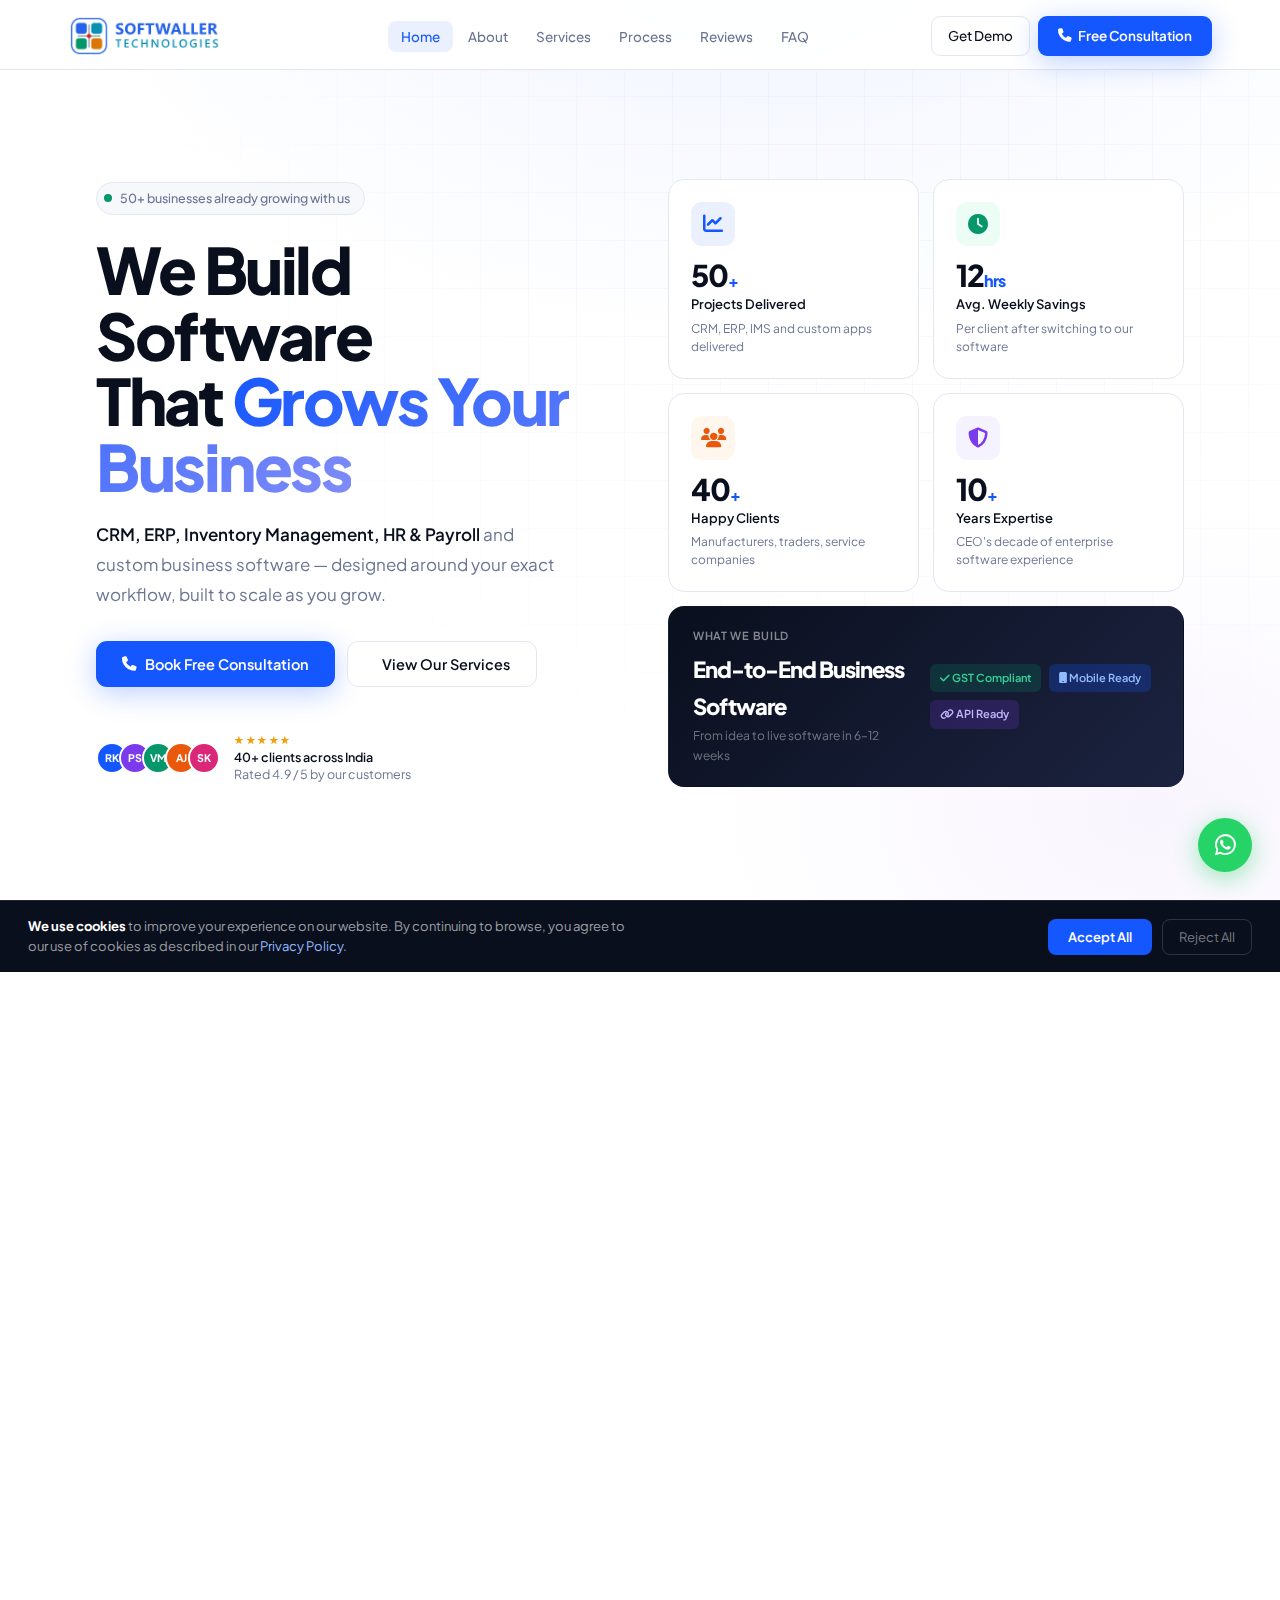
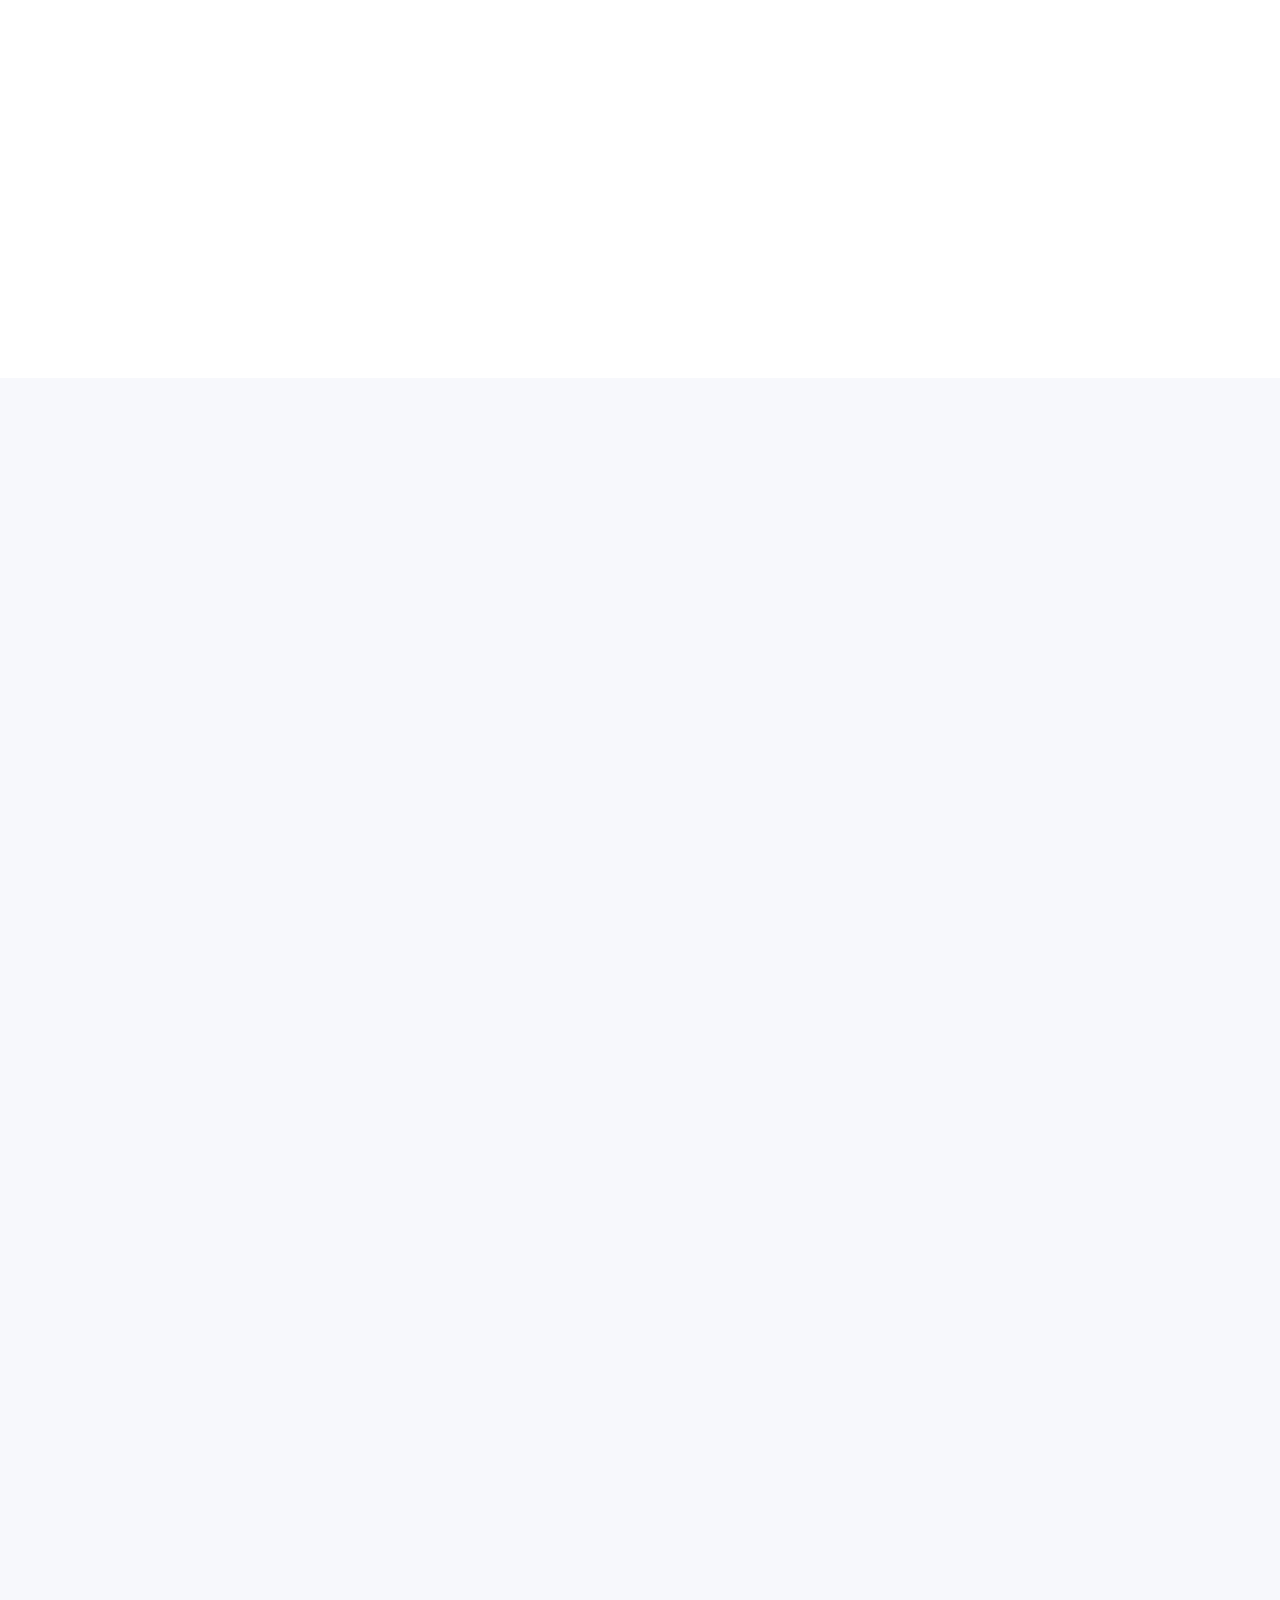
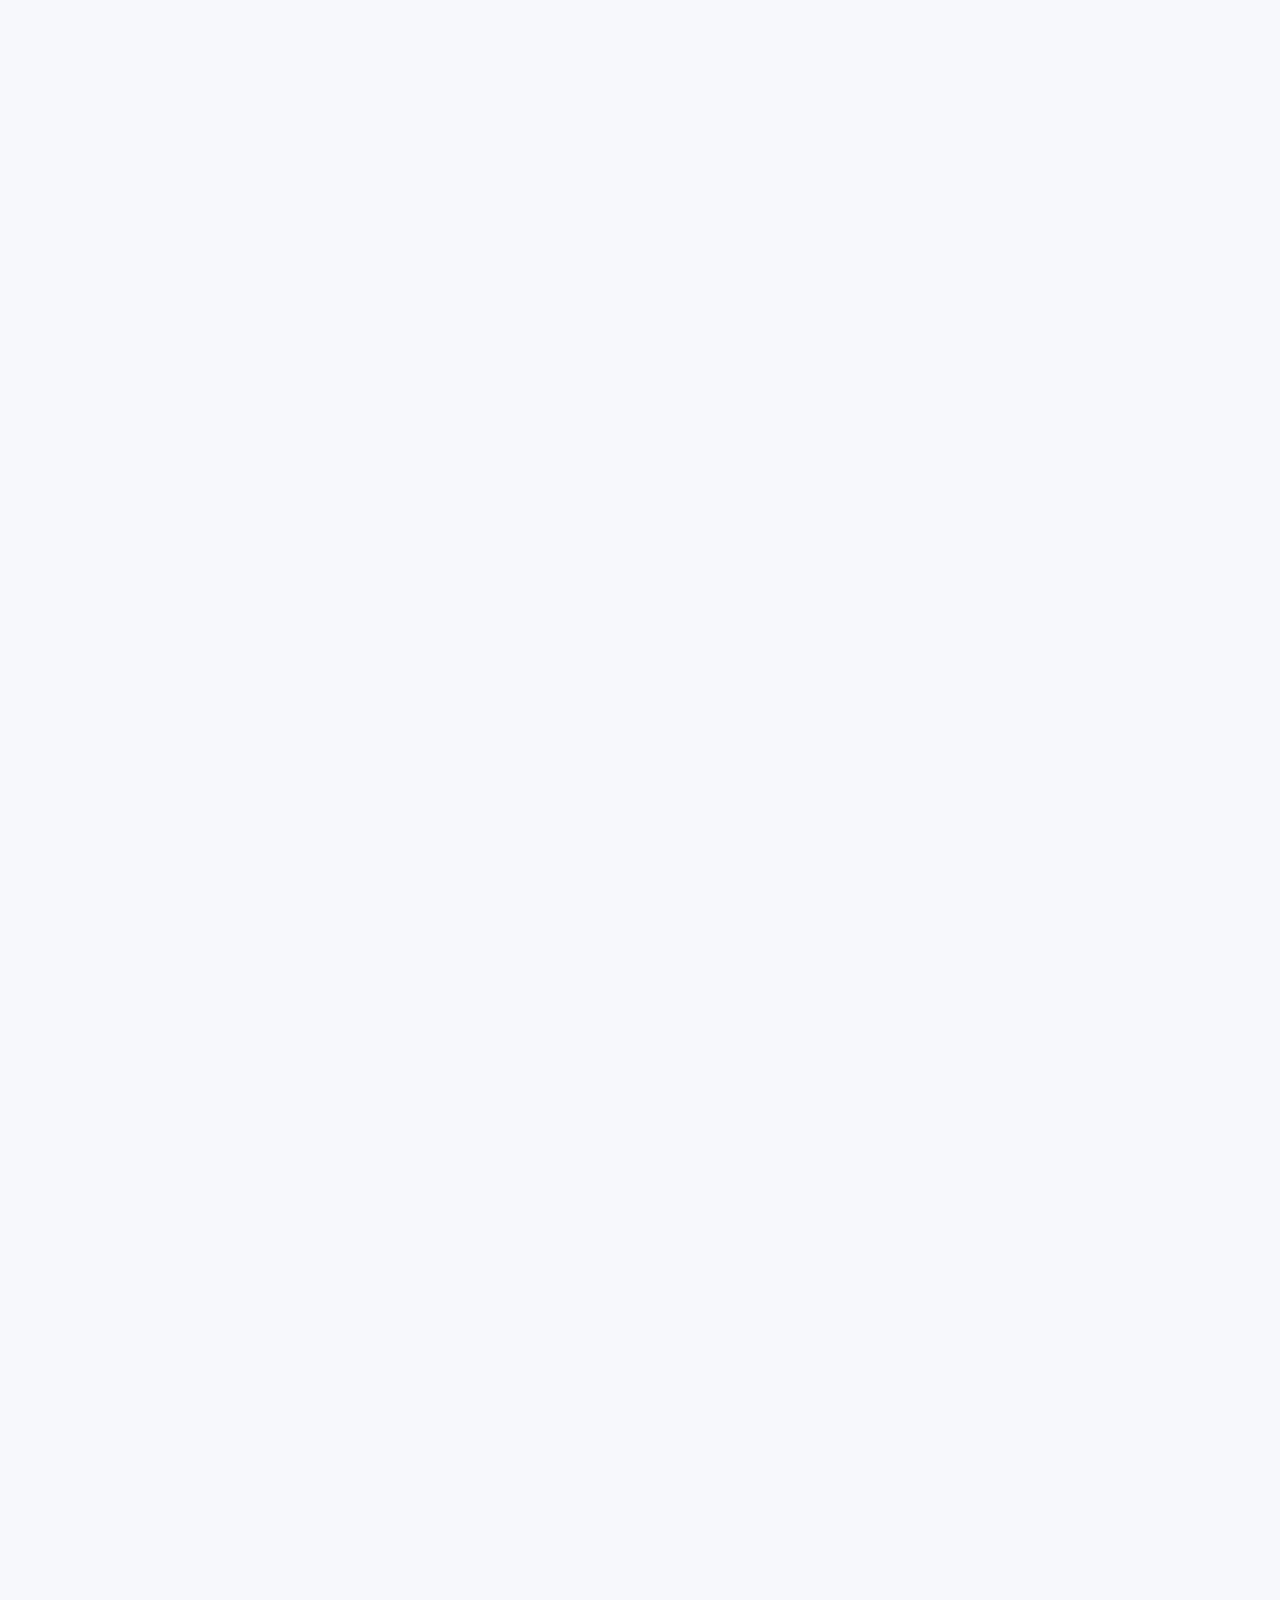
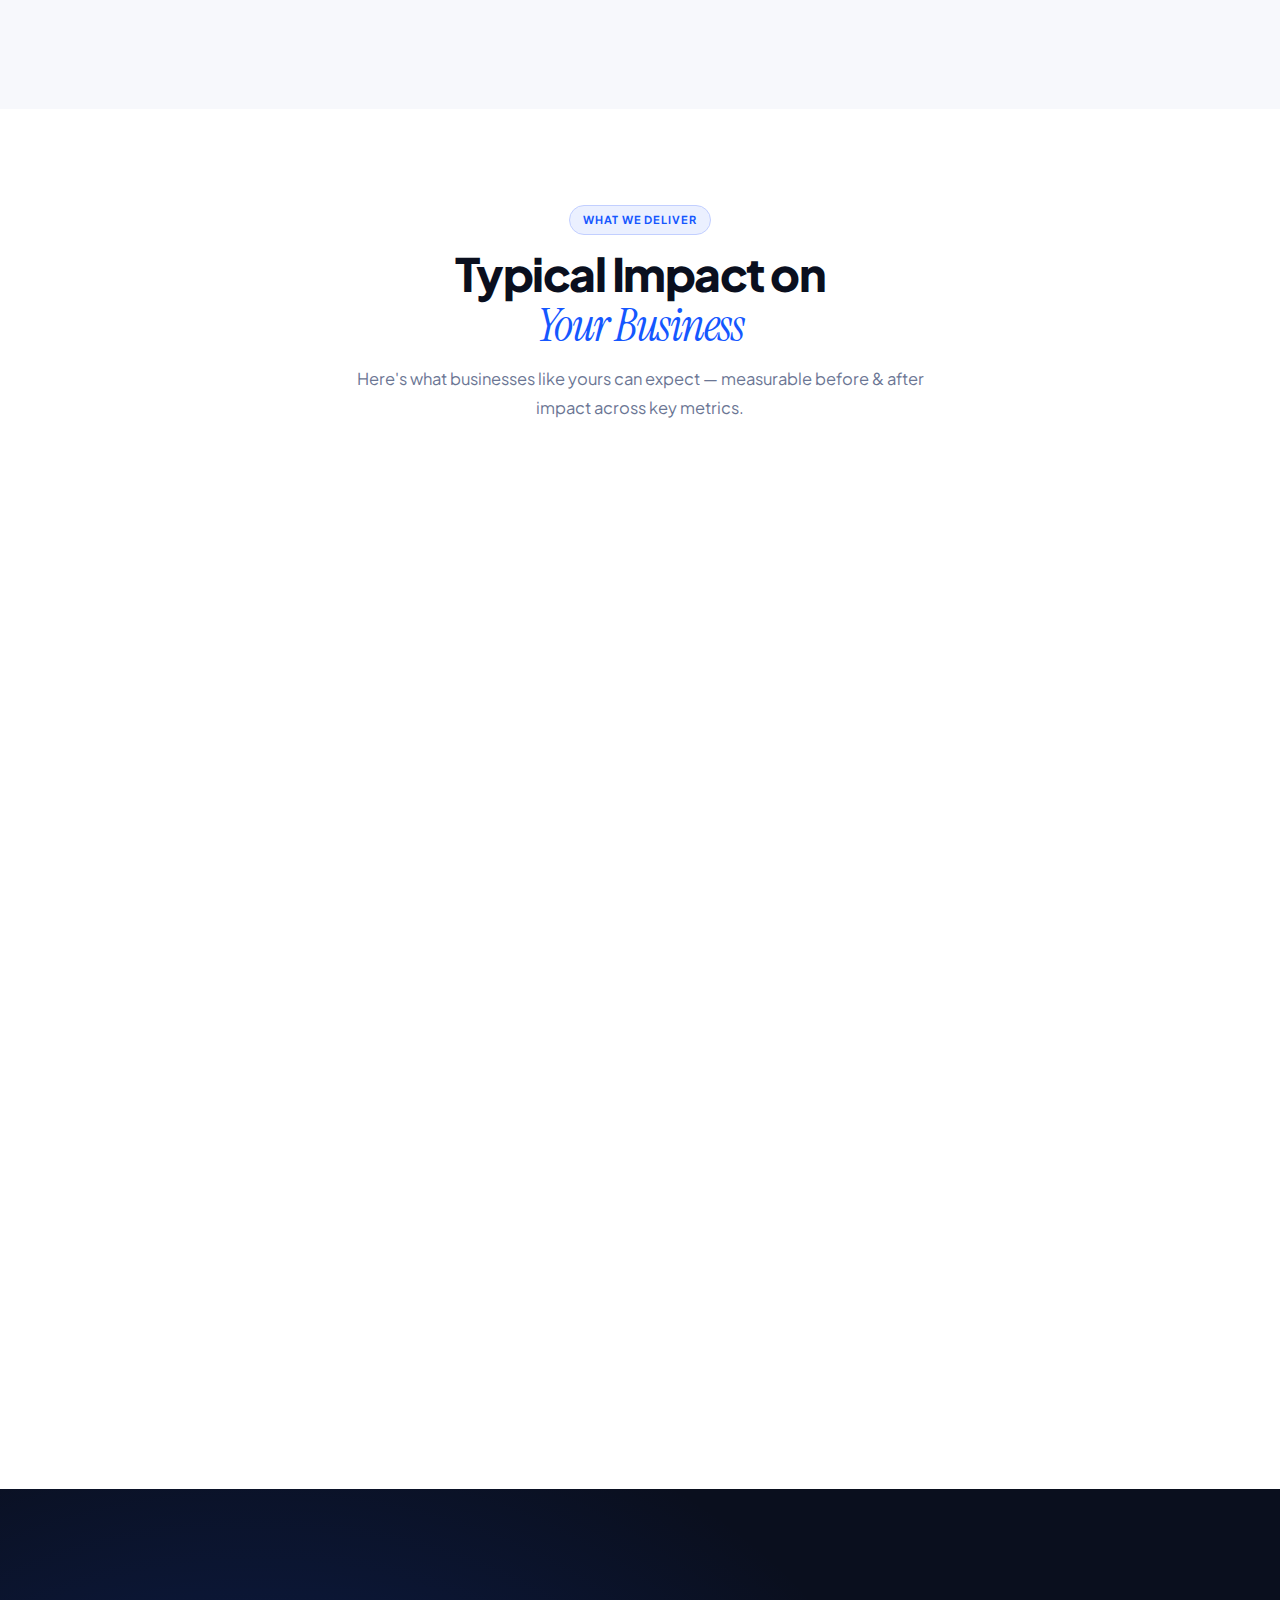
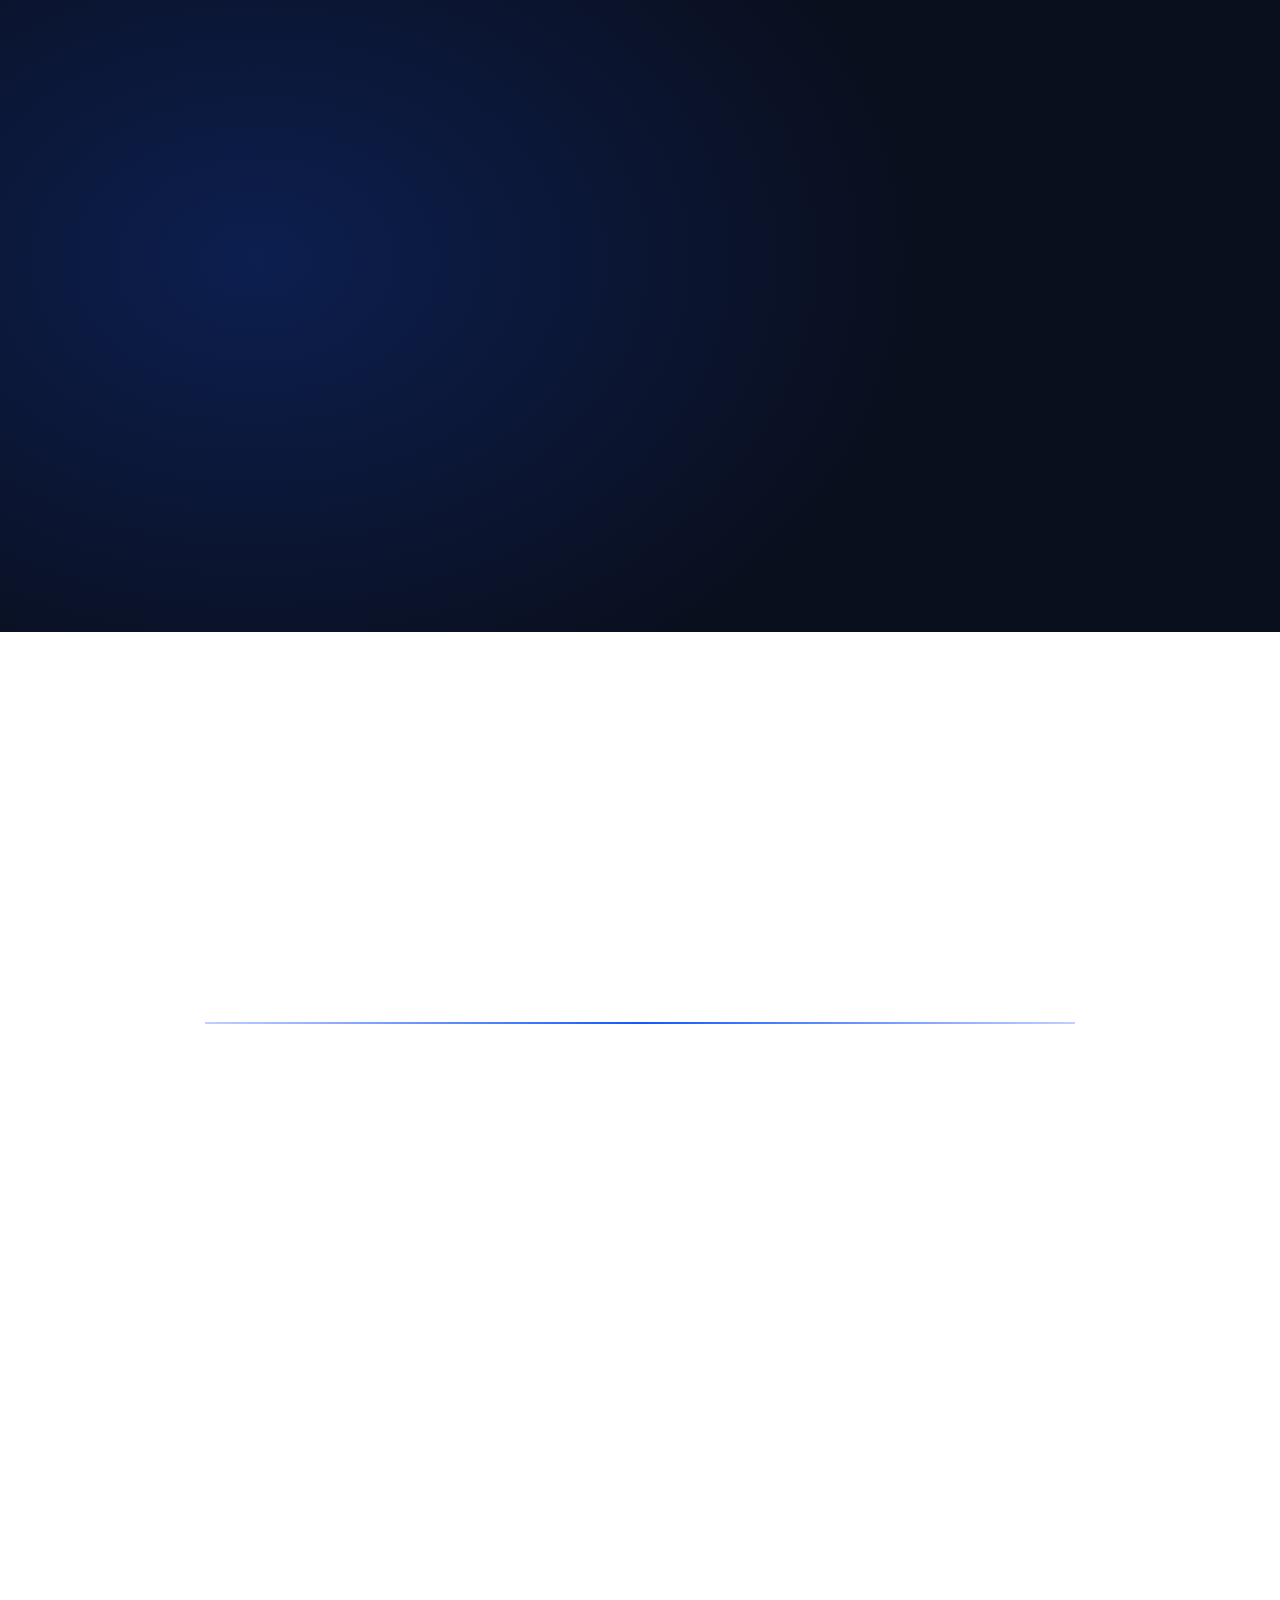
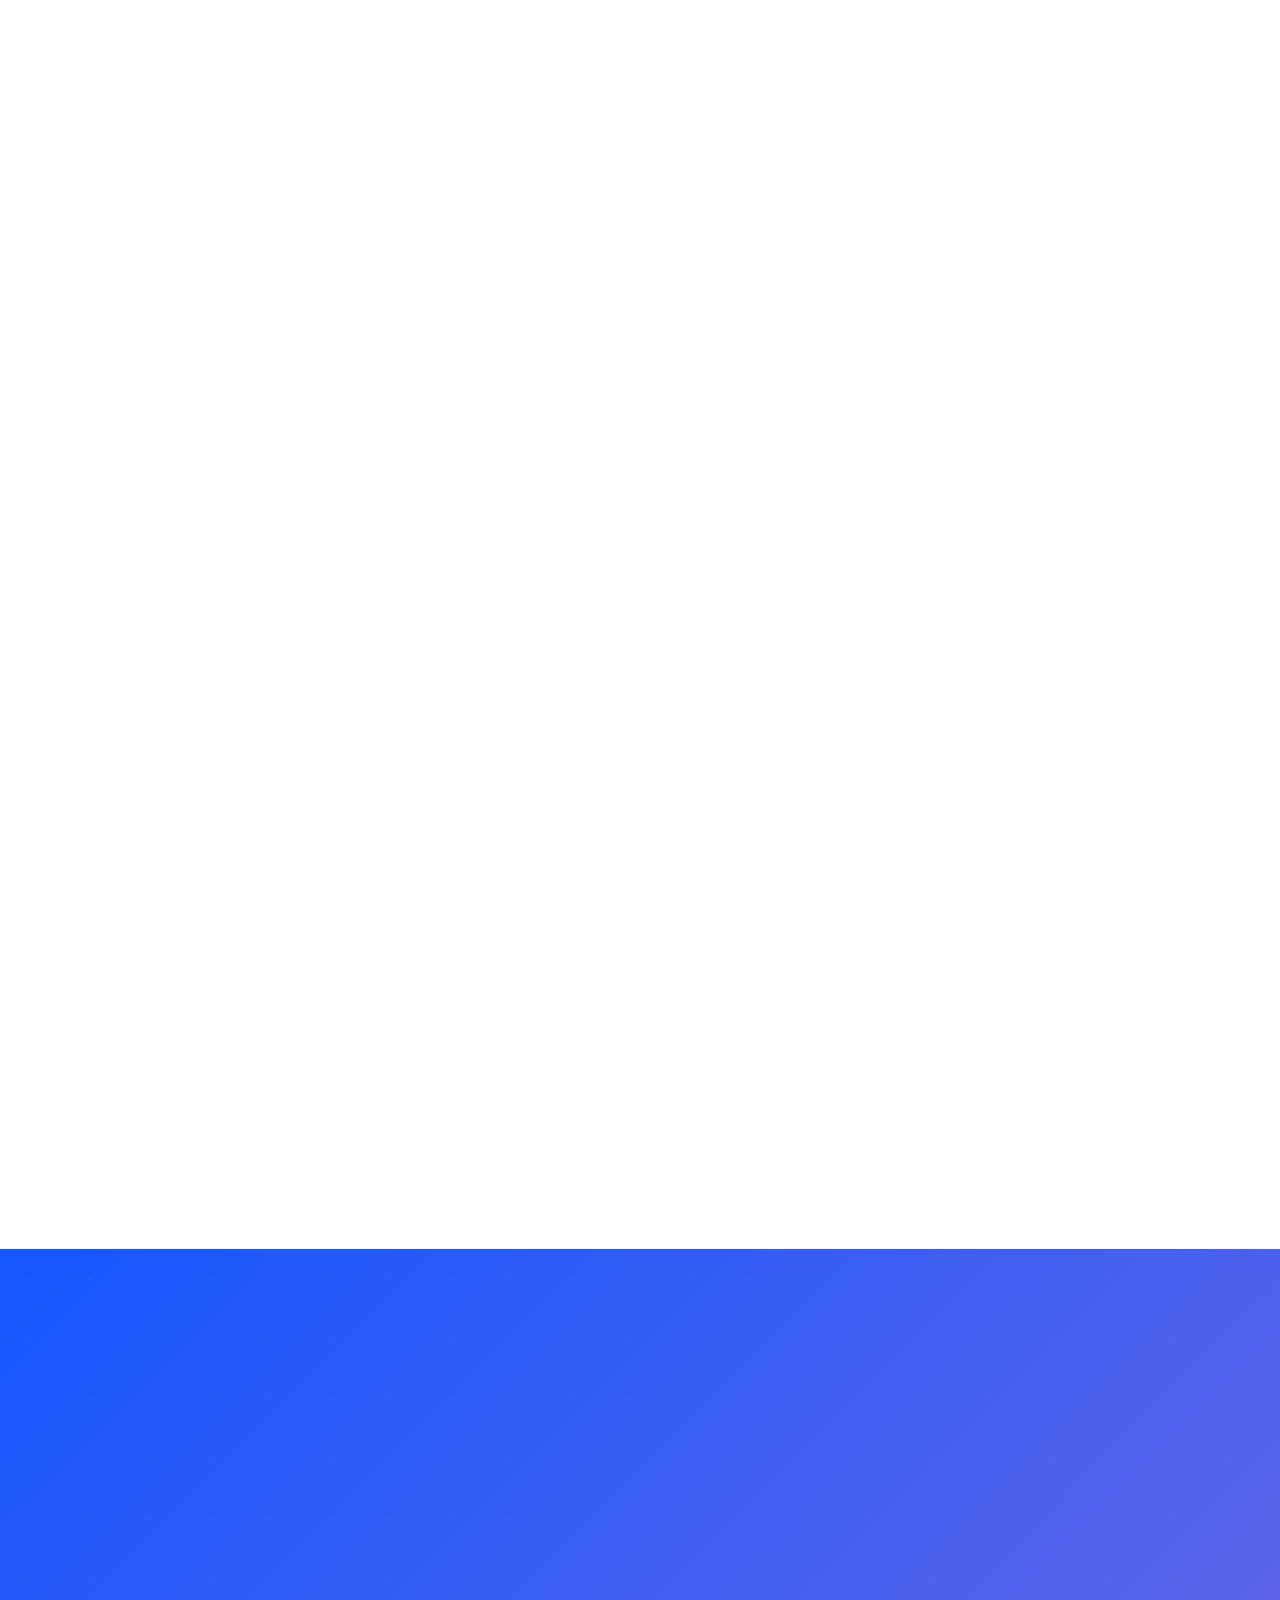
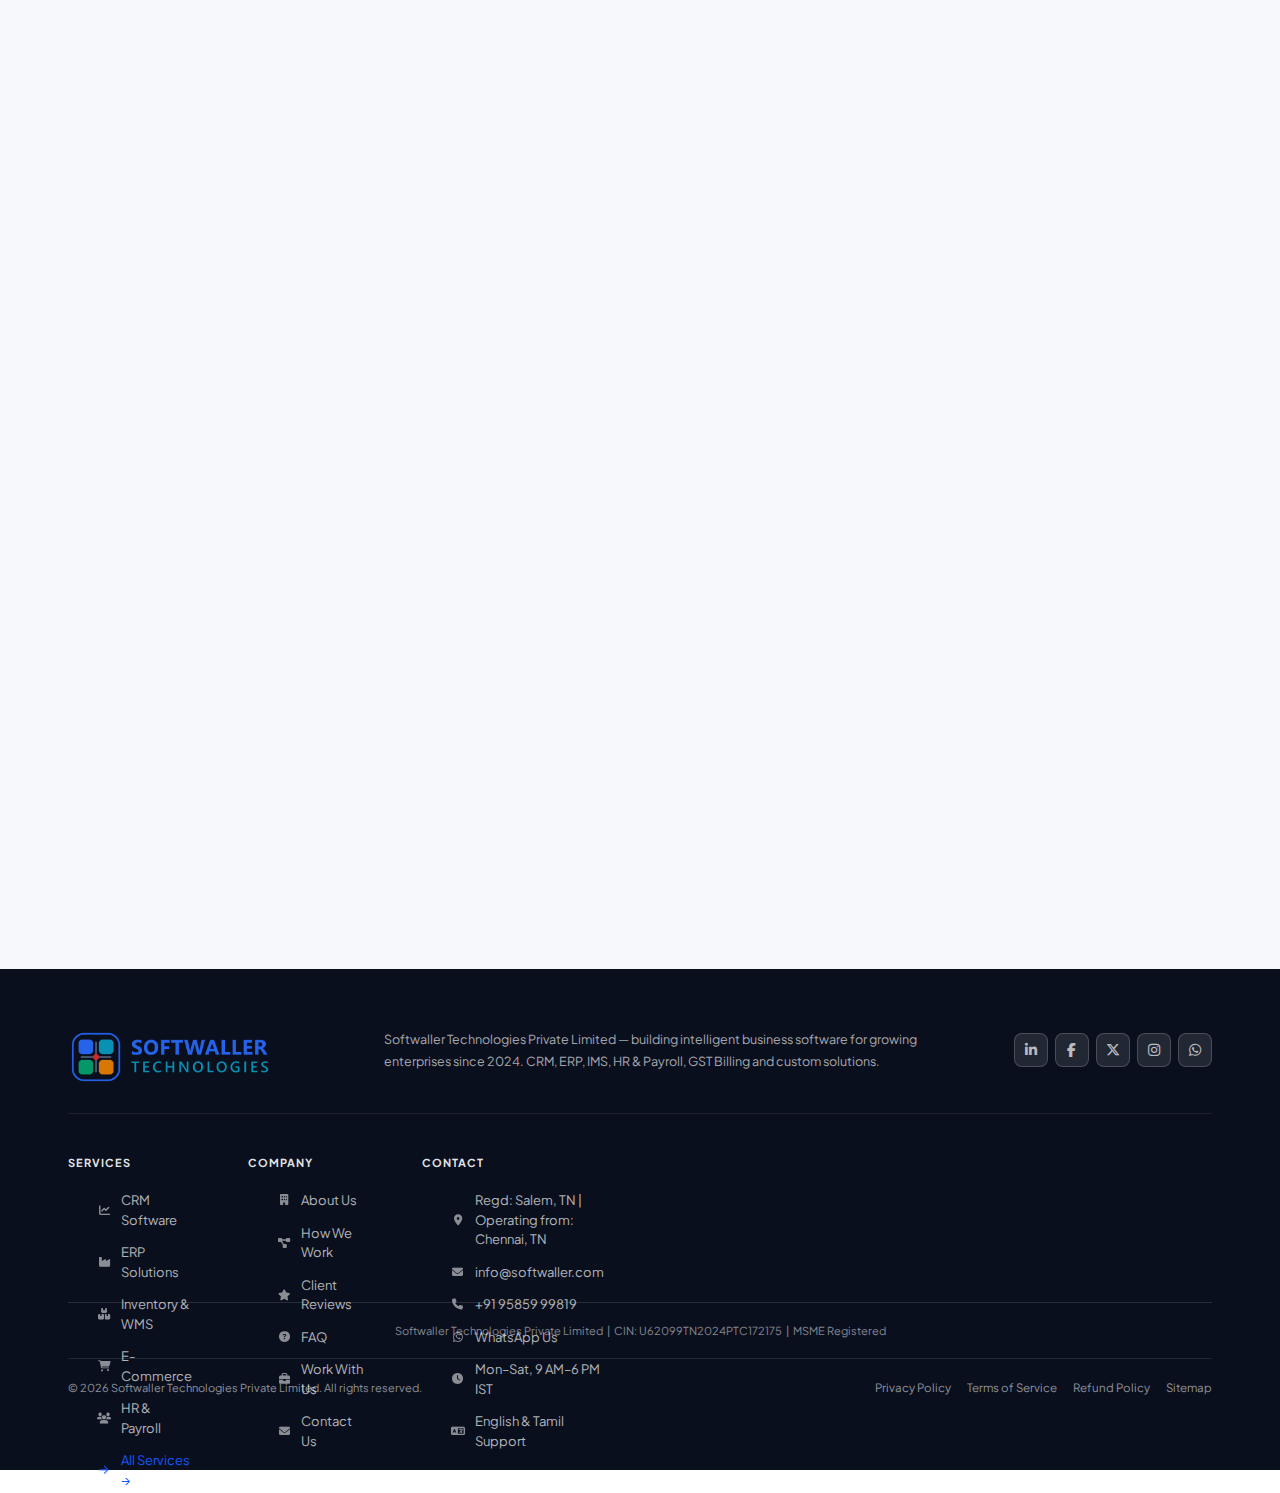
<file: index.html>
<!DOCTYPE html>
<html lang="en">
<head>
<meta charset="UTF-8">
<meta name="viewport" content="width=device-width, initial-scale=1.0">
<title>Softwaller — Custom CRM, ERP & Business Software Development</title>
<meta name="description" content="Custom CRM, ERP, inventory management, HR payroll & e-commerce software development. 18+ business solutions. Free consultation. Chennai-based.">
<meta name="keywords" content="custom software development, CRM software, ERP software, inventory management system, HR payroll software, e-commerce development, GST billing software, business software Chennai, custom web application, WhatsApp business automation, field service management, warehouse management system, helpdesk software, project management tool, business intelligence dashboard, appointment booking system, fleet management software, document management system, school management software, real estate software, custom business application, software company Chennai, enterprise software development, business automation software, SaaS development company">
<meta name="language" content="English">
<meta name="revisit-after" content="7 days">
<meta name="distribution" content="global">
<meta name="rating" content="general">
<meta name="google-site-verification" content=""> <!-- Already verified via domain property in GSC -->
<meta http-equiv="content-language" content="en-IN">
<link rel="alternate" hreflang="x-default" href="https://www.softwaller.com/">
<link rel="alternate" hreflang="en-IN" href="https://www.softwaller.com/">
<meta name="author" content="Softwaller Technologies Private Limited">
<meta name="robots" content="index, follow, max-snippet:-1, max-image-preview:large">
<meta name="geo.region" content="IN-TN">
<meta name="geo.placename" content="Chennai">
<meta name="theme-color" content="#1557FF">
<link rel="icon" type="image/svg+xml" href="data:image/svg+xml,%3Csvg xmlns='http://www.w3.org/2000/svg' viewBox='0 0 32 32'%3E%3Crect x='1' y='1' width='30' height='30' rx='7' fill='%23070D1A' stroke='%232563EB' stroke-width='1'/%3E%3Cline x1='16' y1='7' x2='16' y2='25' stroke='%2364748B' stroke-width='.8'/%3E%3Cline x1='7' y1='16' x2='25' y2='16' stroke='%2364748B' stroke-width='.8'/%3E%3Crect x='5' y='5' width='9' height='9' rx='2.5' fill='%232563EB'/%3E%3Crect x='18' y='5' width='9' height='9' rx='2.5' fill='%230891B2'/%3E%3Crect x='5' y='18' width='9' height='9' rx='2.5' fill='%23059669'/%3E%3Crect x='18' y='18' width='9' height='9' rx='2.5' fill='%23D97706'/%3E%3Ccircle cx='16' cy='16' r='2' fill='%23DC2626'/%3E%3C/svg%3E">
<link rel="apple-touch-icon" href="data:image/svg+xml,%3Csvg xmlns='http://www.w3.org/2000/svg' viewBox='0 0 32 32'%3E%3Crect x='1' y='1' width='30' height='30' rx='7' fill='%23070D1A' stroke='%232563EB' stroke-width='1'/%3E%3Cline x1='16' y1='7' x2='16' y2='25' stroke='%2364748B' stroke-width='.8'/%3E%3Cline x1='7' y1='16' x2='25' y2='16' stroke='%2364748B' stroke-width='.8'/%3E%3Crect x='5' y='5' width='9' height='9' rx='2.5' fill='%232563EB'/%3E%3Crect x='18' y='5' width='9' height='9' rx='2.5' fill='%230891B2'/%3E%3Crect x='5' y='18' width='9' height='9' rx='2.5' fill='%23059669'/%3E%3Crect x='18' y='18' width='9' height='9' rx='2.5' fill='%23D97706'/%3E%3Ccircle cx='16' cy='16' r='2' fill='%23DC2626'/%3E%3C/svg%3E">
<link rel="canonical" href="https://www.softwaller.com/">
<meta property="og:type" content="website">
<meta property="og:url" content="https://www.softwaller.com/">
<meta property="og:title" content="Softwaller — Custom CRM, ERP & Business Software | 18+ Solutions">
<meta property="og:description" content="Custom CRM, ERP, inventory, HR payroll, e-commerce & 18+ business software solutions. Free consultation available. 10+ years expertise.">
<meta property="og:image" content="https://www.softwaller.com/assets/og-image.jpg">
<meta property="og:site_name" content="Softwaller Technologies Private Limited">
<meta property="og:locale" content="en_IN">
<meta name="twitter:card" content="summary_large_image">
<meta name="twitter:site" content="@softwallertech">
<meta name="twitter:title" content="Softwaller — Custom CRM, ERP & Business Software Development">
<meta name="twitter:description" content="Custom CRM, ERP, inventory, e-commerce & business software. 18+ solutions built for your workflow. Free consultation.">
<script type="application/ld+json">
{
  "@context":"https://schema.org",
  "@graph":[
    {"@type":"Organization","@id":"https://www.softwaller.com/#org","name":"Softwaller Technologies Private Limited","alternateName":"Softwaller Tech","url":"https://www.softwaller.com","logo":{"@type":"ImageObject","url":"https://www.softwaller.com/assets/logo.png"},"description":"Custom CRM, ERP, Inventory Management and business software development company based in Chennai, India.","foundingDate":"2024","taxID":"U62099TN2024PTC172175","numberOfEmployees":{"@type":"QuantitativeValue","minValue":10,"maxValue":50},"address":{"@type":"PostalAddress","streetAddress":"3-15/8 Singandi Lakshmana, Mudhali St Tharamangalam","addressLocality":"Salem","addressRegion":"Tamil Nadu","postalCode":"636502","addressCountry":"IN"},"contactPoint":[{"@type":"ContactPoint","telephone":"+91-95859-99819","contactType":"sales","availableLanguage":["English","Tamil"],"areaServed":"IN"},{"@type":"ContactPoint","telephone":"+91-95859-99819","contactType":"customer service","availableLanguage":["English","Tamil"]}],"sameAs":["https://www.linkedin.com/company/softwaller","https://www.facebook.com/softwaller","https://twitter.com/softwallertech","https://www.instagram.com/softwallertech"]},
    {"@type":"WebSite","@id":"https://www.softwaller.com/#website","url":"https://www.softwaller.com","name":"Softwaller Technologies","publisher":{"@id":"https://www.softwaller.com/#org"}},
    {"@type":"Service","name":"CRM Software Development","provider":{"@id":"https://www.softwaller.com/#org"},"serviceType":"Software Development","description":"Custom Customer Relationship Management software for businesses","areaServed":"IN"},
    {"@type":"Service","name":"ERP Software Development","provider":{"@id":"https://www.softwaller.com/#org"},"serviceType":"Software Development","description":"Enterprise Resource Planning solutions for manufacturing and trading companies","areaServed":"IN"},
    {"@type":"Service","name":"Inventory Management Software","provider":{"@id":"https://www.softwaller.com/#org"},"serviceType":"Software Development","description":"Multi-warehouse inventory tracking with barcode scanning, auto reorder alerts and real-time stock visibility","areaServed":"IN"},
    {"@type":"Service","name":"E-Commerce Software Development","provider":{"@id":"https://www.softwaller.com/#org"},"serviceType":"Software Development","description":"Custom online store with product catalog, payment gateway integration, order management and shipping","areaServed":"IN"},
    {"@type":"Service","name":"HR and Payroll Software","provider":{"@id":"https://www.softwaller.com/#org"},"serviceType":"Software Development","description":"Employee management with biometric attendance, leave management, payroll processing and compliance automation","areaServed":"IN"},
    {"@type":"Service","name":"WhatsApp Business Automation","provider":{"@id":"https://www.softwaller.com/#org"},"serviceType":"Software Development","description":"WhatsApp API integration for chatbots, lead capture, order notifications and bulk messaging","areaServed":"IN"},
    {"@type":"FAQPage","mainEntity":[
      {"@type":"Question","name":"How long does it take to build custom software?","acceptedAnswer":{"@type":"Answer","text":"Depending on scope, a basic CRM or IMS takes 6–8 weeks. A full ERP typically takes 3–6 months. We follow agile sprints so you see working software every 2 weeks."}},
      {"@type":"Question","name":"Do you provide post-launch support?","acceptedAnswer":{"@type":"Answer","text":"Yes. All projects include 3 months of free support after go-live. We also offer Annual Maintenance Contracts (AMC) for ongoing support, updates, and enhancements."}},
      {"@type":"Question","name":"Is the software GST compliant?","acceptedAnswer":{"@type":"Answer","text":"Yes. All our billing and accounting modules are fully GST-compliant with e-invoicing, e-way bill generation, and GSTR report exports."}},
      {"@type":"Question","name":"Can the software integrate with our existing tools?","acceptedAnswer":{"@type":"Answer","text":"Yes. We integrate with Tally, Zoho, WhatsApp Business API, payment gateways (Razorpay, PayU), SMS gateways, and most third-party APIs."}},
      {"@type":"Question","name":"What types of business software does Softwaller build?","acceptedAnswer":{"@type":"Answer","text":"We build 18+ types of business software including CRM, ERP, Inventory Management, HR & Payroll, GST Billing, E-Commerce, WhatsApp Automation, Field Service Management, Warehouse Management, Helpdesk, Project Management, Business Intelligence Dashboards, Appointment Booking, Fleet Management, Document Management, School Management, Real Estate Management, and fully Custom Business Applications."}},
      {"@type":"Question","name":"Where is Softwaller Technologies located?","acceptedAnswer":{"@type":"Answer","text":"Softwaller Technologies Private Limited is based in Chennai, Tamil Nadu, India. We serve clients across India including Tamil Nadu, Karnataka, Andhra Pradesh, Maharashtra, and Telangana. We also work with international clients remotely."}}
    ]}
  ]
}
</script>
<link rel="preconnect" href="https://fonts.googleapis.com">
<link href="https://fonts.googleapis.com/css2?family=Plus+Jakarta+Sans:wght@300;400;500;600;700;800&family=Instrument+Serif:ital@0;1&display=swap" rel="stylesheet">
<link rel="stylesheet" href="https://cdnjs.cloudflare.com/ajax/libs/font-awesome/6.5.1/css/all.min.css">

<link rel="stylesheet" href="assets/shared.css">
<link rel="stylesheet" href="assets/home.css">
<!-- Inline critical: loader must render before external CSS loads -->
<style>
.sw-loader{position:fixed;inset:0;z-index:99999;display:flex;flex-direction:column;align-items:center;justify-content:center;background:#070D1A;transition:opacity .5s,visibility .5s}
.sw-loader.hide{opacity:0;visibility:hidden}
.sw-loader-icon{width:80px;height:80px;position:relative}
.sw-loader-border{position:absolute;inset:-4px;border-radius:18px;border:2px solid #2563EB;animation:sw-border-pulse 1.8s ease-in-out infinite}
.sw-loader-grid{position:absolute;inset:0;display:grid;grid-template-columns:1fr 1fr;gap:6px;padding:8px}
.sw-loader-grid .sw-q{border-radius:6px;opacity:0;animation:sw-pop .5s forwards}
.sw-q1{background:#2563EB;animation-delay:.2s!important}
.sw-q2{background:#0891B2;animation-delay:.4s!important}
.sw-q3{background:#059669;animation-delay:.6s!important}
.sw-q4{background:#D97706;animation-delay:.8s!important}
.sw-loader-dot{position:absolute;top:50%;left:50%;width:10px;height:10px;margin:-5px 0 0 -5px;border-radius:50%;background:#DC2626;opacity:0;animation:sw-dot-in .3s 1s forwards,sw-dot-pulse 1.2s 1.3s ease-in-out infinite}
.sw-loader-gridlines{position:absolute;inset:0}
.sw-loader-gridlines line{opacity:0;animation:sw-line-in .4s .9s forwards}
.sw-loader-text{margin-top:24px;font-family:'Plus Jakarta Sans','Segoe UI',sans-serif;font-weight:700;font-size:18px;color:#fff;opacity:0;animation:sw-text-in .5s 1.2s forwards;letter-spacing:-.3px}
.sw-loader-text span{color:#2563EB}
.sw-loader-bar{width:120px;height:3px;background:rgba(255,255,255,.1);border-radius:3px;margin-top:16px;overflow:hidden;opacity:0;animation:sw-text-in .5s 1.4s forwards}
.sw-loader-bar-fill{width:0;height:100%;background:linear-gradient(90deg,#2563EB,#0891B2,#059669,#D97706,#DC2626);border-radius:3px;animation:sw-bar-fill 1.5s 1.5s ease-in-out forwards}

@keyframes sw-pop{0%{opacity:0;transform:scale(.5)}100%{opacity:1;transform:scale(1)}}
@keyframes sw-dot-in{0%{opacity:0;transform:scale(0)}100%{opacity:1;transform:scale(1)}}
@keyframes sw-dot-pulse{0%,100%{transform:scale(1);opacity:1}50%{transform:scale(1.3);opacity:.7}}
@keyframes sw-border-pulse{0%,100%{border-color:#2563EB;box-shadow:0 0 0 0 rgba(37,99,235,0)}50%{border-color:#0891B2;box-shadow:0 0 20px rgba(37,99,235,.15)}}
@keyframes sw-line-in{0%{opacity:0}100%{opacity:.5}}
@keyframes sw-text-in{0%{opacity:0;transform:translateY(8px)}100%{opacity:1;transform:translateY(0)}}
@keyframes sw-bar-fill{0%{width:0}100%{width:100%}}
</style>
<!-- All other styles loaded via shared.css + home.css above -->

<!-- CSS extracted to assets/shared.css + assets/home.css -->

<!-- GA4 — loaded conditionally by main.js based on cookie consent -->
</head>
<body>
<a href="#main" class="skip-link">Skip to main content</a>

<!-- PAGE LOADER -->
<div class="sw-loader" id="sw-loader">
  <div class="sw-loader-icon">
    <div class="sw-loader-border"></div>
    <div class="sw-loader-grid">
      <div class="sw-q sw-q1"></div>
      <div class="sw-q sw-q2"></div>
      <div class="sw-q sw-q3"></div>
      <div class="sw-q sw-q4"></div>
    </div>
    <svg class="sw-loader-gridlines" viewBox="0 0 80 80"><line x1="40" y1="8" x2="40" y2="72" stroke="#64748B" stroke-width="1.5"/><line x1="8" y1="40" x2="72" y2="40" stroke="#64748B" stroke-width="1.5"/></svg>
    <div class="sw-loader-dot"></div>
  </div>
  <div class="sw-loader-text">Softwaller <span>Technologies</span></div>
  <div class="sw-loader-bar"><div class="sw-loader-bar-fill"></div></div>
</div>

<!-- SCROLL PROGRESS -->
<div id="progress-bar" role="progressbar" aria-hidden="true"></div>

<!-- ══════════════════════════════════════
     HEADER
══════════════════════════════════════ -->
<header id="site-header">
  <nav role="navigation" aria-label="Main navigation">
    <a href="#home" class="n-logo" aria-label="Softwaller Technologies Home">
      <img src="assets/softwaller-technologies-logo-light.png" alt="Softwaller Technologies - Custom CRM, ERP & Business Software" height="42">
    </a>
    <ul class="n-links" role="list">
      <li><a href="#home" id="nl-home" class="active">Home</a></li>
      <li><a href="#about" id="nl-about">About</a></li>
      <li><a href="#services" id="nl-services">Services</a></li>
      <li><a href="#process" id="nl-process">Process</a></li>
      <li><a href="#testimonials" id="nl-testimonials">Reviews</a></li>
      <li><a href="#faq" id="nl-faq">FAQ</a></li>
    </ul>
    <div class="n-right">
      <a class="n-demo" href="#contact">Get Demo</a>
      <a class="n-cta" href="#contact">
        <i class="fa-solid fa-phone"></i> <span class="n-cta-text">Free Consultation</span>
      </a>
      <button class="n-ham" id="hamburger" aria-label="Open menu" aria-expanded="false">
        <span></span><span></span><span></span>
      </button>
    </div>
  </nav>
</header>

<!-- Mobile Menu -->
<div class="mob-menu" id="mob-menu" role="navigation" aria-label="Mobile navigation">
  <a href="#home" class="active"><i class="fa-solid fa-house" style="width:16px;text-align:center"></i>Home</a>
  <a href="#about"><i class="fa-solid fa-building" style="width:16px;text-align:center"></i>About Us</a>
  <a href="#services"><i class="fa-solid fa-grid-2" style="width:16px;text-align:center"></i>Services</a>
  <a href="#process"><i class="fa-solid fa-diagram-project" style="width:16px;text-align:center"></i>How We Work</a>
  <a href="#testimonials"><i class="fa-solid fa-star" style="width:16px;text-align:center"></i>Client Reviews</a>
  <a href="#faq"><i class="fa-solid fa-circle-question" style="width:16px;text-align:center"></i>FAQ</a>
  <a class="mob-cta" href="#contact"><i class="fa-solid fa-phone"></i>Free Consultation</a>
</div>

<main id="main">
<!-- ══════════════════════════════════════
     HERO
══════════════════════════════════════ -->
<main>
<section id="home" aria-labelledby="hero-heading">
  <div class="hero-mesh" aria-hidden="true"></div>
  <div class="hero-grid" aria-hidden="true"></div>
  <div class="container">
    <div class="hero-inner">
      <div class="hero-left">
        <div class="hero-eyebrow" aria-label="Active status">
          <div class="eyebrow-dot"></div>
          <span class="eyebrow-txt">50+ businesses already growing with us</span>
        </div>
        <h1 class="hero-h1" id="hero-heading">
          We Build Software<br>That <span class="grad">Grows Your<br>Business</span>
        </h1>
        <p class="hero-desc">
          <strong>CRM, ERP, Inventory Management, HR & Payroll</strong> and custom business software — designed around your exact workflow, built to scale as you grow.
        </p>
        <div class="hero-btns">
          <button class="btn-primary" onclick="goto('contact')">
            <i class="fa-solid fa-phone"></i> Book Free Consultation
          </button>
          <button class="btn-outline" onclick="goto('services')">
            <i class="fa-solid fa-grid-2"></i> View Our Services
          </button>
        </div>
        <div class="hero-trust" aria-label="Client trust signals">
          <div class="avs" aria-label="Client avatars">
            <div class="av" style="background:#1557FF" aria-hidden="true">RK</div>
            <div class="av" style="background:#7C3AED" aria-hidden="true">PS</div>
            <div class="av" style="background:#059669" aria-hidden="true">VM</div>
            <div class="av" style="background:#EA580C" aria-hidden="true">AJ</div>
            <div class="av" style="background:#DB2777" aria-hidden="true">SK</div>
          </div>
          <div class="trust-txt">
            <span class="trust-stars">★★★★★</span>
            <strong>40+ clients across India</strong>
            Rated 4.9 / 5 by our customers
          </div>
        </div>
      </div>

      <div class="hero-right" aria-hidden="true">
        <div class="hero-value-grid">
          <div class="hv-card hvc-1">
            <div class="hv-icon" style="background:var(--blue-bg)"><i class="fa-solid fa-chart-line" style="color:var(--blue)"></i></div>
            <div class="hv-num">50<span>+</span></div>
            <div class="hv-label">Projects Delivered</div>
            <div class="hv-sub">CRM, ERP, IMS and custom apps delivered</div>
          </div>
          <div class="hv-card hvc-2">
            <div class="hv-icon" style="background:var(--green-bg)"><i class="fa-solid fa-clock" style="color:var(--green)"></i></div>
            <div class="hv-num">12<span>hrs</span></div>
            <div class="hv-label">Avg. Weekly Savings</div>
            <div class="hv-sub">Per client after switching to our software</div>
          </div>
          <div class="hv-card hvc-3">
            <div class="hv-icon" style="background:var(--orange-bg)"><i class="fa-solid fa-users" style="color:var(--orange)"></i></div>
            <div class="hv-num">40<span>+</span></div>
            <div class="hv-label">Happy Clients</div>
            <div class="hv-sub">Manufacturers, traders, service companies</div>
          </div>
          <div class="hv-card hvc-4">
            <div class="hv-icon" style="background:var(--purple-bg)"><i class="fa-solid fa-shield-halved" style="color:var(--purple)"></i></div>
            <div class="hv-num">10<span>+</span></div>
            <div class="hv-label">Years Expertise</div>
            <div class="hv-sub">CEO's decade of enterprise software experience</div>
          </div>
          <div class="hv-card hv-wide">
            <div class="hv-wide-left">
              <div class="hv-wide-label">What We Build</div>
              <div class="hv-wide-val">End-to-End Business Software</div>
              <div class="hv-wide-sub">From idea to live software in 6–12 weeks</div>
            </div>
            <div class="hv-badges">
              <span class="hv-badge g"><i class="fa-solid fa-check"></i> GST Compliant</span>
              <span class="hv-badge b"><i class="fa-solid fa-mobile"></i> Mobile Ready</span>
              <span class="hv-badge p"><i class="fa-solid fa-link"></i> API Ready</span>
            </div>
          </div>
        </div>
      </div>
    </div>
  </div>
</section>

<!-- ══════════════════════════════════════
     TRUST BAR
══════════════════════════════════════ -->
<div id="trust-bar" role="complementary" aria-label="Industries we serve">
  <div class="container">
    <div class="tb-inner">
      <span class="tb-label">Industries We Serve</span>
      <div class="tb-div"></div>
      <div class="tb-logos" role="list">
        <div class="tbl-item" role="listitem"><div class="tbl-dot" style="background:#1557FF"><i class="fa-solid fa-industry" style="font-size:8px"></i></div>Manufacturing</div>
        <div class="tbl-item" role="listitem"><div class="tbl-dot" style="background:#7C3AED"><i class="fa-solid fa-cart-shopping" style="font-size:8px"></i></div>Retail &amp; E-Commerce</div>
        <div class="tbl-item" role="listitem"><div class="tbl-dot" style="background:#059669"><i class="fa-solid fa-ship" style="font-size:8px"></i></div>Export &amp; Trading</div>
        <div class="tbl-item" role="listitem"><div class="tbl-dot" style="background:#EA580C"><i class="fa-solid fa-truck" style="font-size:8px"></i></div>Logistics &amp; Distribution</div>
        <div class="tbl-item" role="listitem"><div class="tbl-dot" style="background:#DB2777"><i class="fa-solid fa-laptop-code" style="font-size:8px"></i></div>IT &amp; Services</div>
        <div class="tbl-item" role="listitem"><div class="tbl-dot" style="background:#0891B2"><i class="fa-solid fa-building-columns" style="font-size:8px"></i></div>Real Estate</div>
      </div>
    </div>
  </div>
</div>

<!-- ══════════════════════════════════════
     ABOUT
══════════════════════════════════════ -->
<section id="about" class="sec-pad" aria-labelledby="about-heading">
  <div class="container">
    <div class="about-grid">
      <!-- Visual panel -->
      <div class="about-vis reveal" aria-hidden="true">
        <div class="avis-main">
          <div class="avis-topbar">
            <div class="avis-brand">
              <div class="avis-av" style="background:none;padding:0"><svg viewBox="0 0 48 48" width="30" height="30"><rect x="2" y="2" width="44" height="44" rx="11" fill="#070D1A" stroke="#2563EB" stroke-width="1.5"/><line x1="24" y1="10" x2="24" y2="38" stroke="#64748B" stroke-width="1.2"/><line x1="10" y1="24" x2="38" y2="24" stroke="#64748B" stroke-width="1.2"/><rect x="8" y="8" width="13.5" height="13.5" rx="3.5" fill="#2563EB"/><rect x="26.5" y="8" width="13.5" height="13.5" rx="3.5" fill="#0891B2"/><rect x="8" y="26.5" width="13.5" height="13.5" rx="3.5" fill="#059669"/><rect x="26.5" y="26.5" width="13.5" height="13.5" rx="3.5" fill="#D97706"/><circle cx="24" cy="24" r="2.8" fill="#DC2626"/></svg></div>
              <div>
                <div class="avis-name">Softwaller ERP</div>
                <div class="avis-sub">Live Client View</div>
              </div>
            </div>
            <div class="avis-live">Live</div>
          </div>
          <div class="avis-body">
            <div class="avis-metrics">
              <div class="avis-metric">
                <div class="am-l">Revenue</div>
                <div class="am-v">&#8377;28.4L<small class="am-g">&#8593;12%</small></div>
              </div>
              <div class="avis-metric">
                <div class="am-l">Orders</div>
                <div class="am-v">318<small class="am-g">&#8593;9%</small></div>
              </div>
              <div class="avis-metric">
                <div class="am-l">Pending</div>
                <div class="am-v">47<small class="am-o">review</small></div>
              </div>
            </div>
            <div class="avis-modules">
              <div class="avis-mod">
                <div class="am-ico" style="background:rgba(21,87,255,.15)"><i class="fa-solid fa-chart-line" style="color:var(--blue);font-size:13px"></i></div>
                <div><div class="am-mod-name">Sales CRM</div><div class="am-mod-val">142 active leads &nbsp;·&nbsp; 23 follow-ups due</div></div>
              </div>
              <div class="avis-mod">
                <div class="am-ico" style="background:rgba(124,58,237,.15)"><i class="fa-solid fa-industry" style="color:var(--purple);font-size:12px"></i></div>
                <div><div class="am-mod-name">ERP Core</div><div class="am-mod-val">Procurement &amp; production synced</div></div>
              </div>
              <div class="avis-mod">
                <div class="am-ico" style="background:rgba(234,88,12,.15)"><i class="fa-solid fa-box" style="color:var(--orange);font-size:12px"></i></div>
                <div><div class="am-mod-name">Inventory</div><div class="am-mod-val">1,284 SKUs &nbsp;·&nbsp; 3 warehouses live</div></div>
              </div>
            </div>
            <div>
              <div class="avis-bar-row">
                <span class="avis-bar-label">CRM</span>
                <div class="avis-bar-track"><div class="avis-bar-fill" style="width:78%;background:var(--blue)"></div></div>
                <span class="avis-bar-val">78%</span>
              </div>
              <div class="avis-bar-row">
                <span class="avis-bar-label">ERP</span>
                <div class="avis-bar-track"><div class="avis-bar-fill" style="width:65%;background:var(--purple)"></div></div>
                <span class="avis-bar-val">65%</span>
              </div>
              <div class="avis-bar-row">
                <span class="avis-bar-label">IMS</span>
                <div class="avis-bar-track"><div class="avis-bar-fill" style="width:54%;background:var(--orange)"></div></div>
                <span class="avis-bar-val">54%</span>
              </div>
            </div>
          </div>
        </div>
        <div class="about-float">
          <div class="af-t">Client Satisfaction</div>
          <div class="af-rows">
            <div class="af-row">
              <span class="af-label">On-time delivery</span>
              <div style="display:flex;align-items:center;gap:7px">
                <div class="af-bar"><div class="af-fill" style="width:96%;background:var(--green)"></div></div>
                <span class="af-pct">96%</span>
              </div>
            </div>
            <div class="af-row">
              <span class="af-label">Client retention</span>
              <div style="display:flex;align-items:center;gap:7px">
                <div class="af-bar"><div class="af-fill" style="width:98%;background:var(--blue)"></div></div>
                <span class="af-pct">98%</span>
              </div>
            </div>
            <div class="af-row">
              <span class="af-label">Support SLA</span>
              <div style="display:flex;align-items:center;gap:7px">
                <div class="af-bar"><div class="af-fill" style="width:99%;background:var(--purple)"></div></div>
                <span class="af-pct">99%</span>
              </div>
            </div>
          </div>
        </div>
      </div>

      <!-- Text -->
      <div class="reveal d1">
        <div class="sec-tag">About Us</div>
        <h2 class="sec-h" id="about-heading">Software That Solves <em>Real</em><br>Business Problems</h2>
        <p class="about-desc"><strong>Softwaller Technologies Private Limited</strong> is a Chennai-based enterprise software company. We help businesses — manufacturers, traders, service companies — replace manual processes and disconnected tools with unified, intelligent software that actually works.</p>
        <p class="about-desc">Founded in 2024, we have delivered <strong>50+ software projects</strong> across Tamil Nadu, Andhra Pradesh, Karnataka and Maharashtra. Our clients include trading companies, manufacturing units, logistics firms, retail chains and professional services businesses.</p>
        <div class="about-vals">
          <div class="av-item">
            <div class="av-ic" style="background:var(--blue-bg)"><i class="fa-solid fa-bullseye" style="color:var(--blue)"></i></div>
            <div><div class="av-t">Business-First, Not Template-First</div><div class="av-d">We analyze your processes before writing a single line. No off-the-shelf shortcuts.</div></div>
          </div>
          <div class="av-item">
            <div class="av-ic" style="background:var(--green-bg)"><i class="fa-solid fa-bolt" style="color:var(--green)"></i></div>
            <div><div class="av-t">Fast Agile Delivery</div><div class="av-d">Working software every 2 weeks. You see progress, not just promises.</div></div>
          </div>
          <div class="av-item">
            <div class="av-ic" style="background:var(--purple-bg)"><i class="fa-solid fa-shield-halved" style="color:var(--purple)"></i></div>
            <div><div class="av-t">Long-Term Partnership</div><div class="av-d">We stay after go-live. AMC, enhancements, 24/7 critical support — always available.</div></div>
          </div>
        </div>
        <div class="about-stats" role="list" aria-label="Company statistics">
          <div class="astat" role="listitem"><div class="astat-n" data-count="50" data-suf="+">50<span>+</span></div><div class="astat-l">Projects</div></div>
          <div class="astat" role="listitem"><div class="astat-n" data-count="40" data-suf="+">40<span>+</span></div><div class="astat-l">Clients</div></div>
          <div class="astat" role="listitem"><div class="astat-n" data-count="10" data-suf="+">10<span>+</span></div><div class="astat-l">Years Expertise</div></div>
          <div class="astat" role="listitem"><div class="astat-n" data-count="98" data-suf="%">98<span>%</span></div><div class="astat-l">Retention</div></div>
        </div>
      </div>
    </div>
  </div>
</section>

<!-- ══════════════════════════════════════
     SERVICES
══════════════════════════════════════ -->
<section id="services" class="sec-pad" aria-labelledby="services-heading">
  <div class="container">
    <div style="text-align:center;max-width:580px;margin:0 auto 56px" class="reveal">
      <div class="sec-tag">Our Services</div>
      <h2 class="sec-h" id="services-heading">Complete Software for<br>Every <em>Business Function</em></h2>
      <p class="sec-p">From your first lead to your last invoice — we build the software backbone that runs your entire business.</p>
    </div>
    <div class="svc-grid">

      <article class="svc-card reveal" aria-labelledby="svc-crm">
        <div class="svc-ic" style="background:var(--blue-bg)"><i class="fa-solid fa-chart-line" style="color:var(--blue)"></i></div>
        <h3 class="svc-title" id="svc-crm">CRM Software</h3>
        <p class="svc-desc">Manage your entire sales cycle — capture leads from web/phone/WhatsApp, track pipeline stages, automate follow-up reminders, and close more deals with real-time reports.</p>
        <div class="svc-tags">
          <span class="svc-tag">Lead Capture</span><span class="svc-tag">Sales Pipeline</span>
          <span class="svc-tag">Follow-up Alerts</span><span class="svc-tag">WhatsApp Integration</span>
          <span class="svc-tag">Sales Reports</span>
        </div>
        <a href="products/crm-software.html" class="svc-link"><i class="fa-solid fa-arrow-right" style="font-size:11px"></i> Learn more</a>
      </article>

      <article class="svc-card reveal d1" aria-labelledby="svc-erp">
        <div class="svc-ic" style="background:var(--purple-bg)"><i class="fa-solid fa-industry" style="color:var(--purple)"></i></div>
        <h3 class="svc-title" id="svc-erp">ERP Solutions</h3>
        <p class="svc-desc">Unify your entire business — finance, purchase, sales, production, store and HR — on one platform. Real-time data, automated workflows, and complete management control.</p>
        <div class="svc-tags">
          <span class="svc-tag">Finance &amp; Accounts</span><span class="svc-tag">Purchase Order</span>
          <span class="svc-tag">Production Planning</span><span class="svc-tag">Multi-Branch</span>
          <span class="svc-tag">MIS Reports</span>
        </div>
        <a href="products/erp-solutions.html" class="svc-link"><i class="fa-solid fa-arrow-right" style="font-size:11px"></i> Learn more</a>
      </article>

      <article class="svc-card reveal d2" aria-labelledby="svc-ims">
        <div class="svc-ic" style="background:var(--orange-bg)"><i class="fa-solid fa-boxes-stacked" style="color:var(--orange)"></i></div>
        <h3 class="svc-title" id="svc-ims">Inventory Management</h3>
        <p class="svc-desc">Track stock across multiple warehouses in real time. Barcode / QR scanning, automatic reorder alerts, batch tracking, expiry management and supplier performance reports.</p>
        <div class="svc-tags">
          <span class="svc-tag">Multi-Warehouse</span><span class="svc-tag">Barcode / QR</span>
          <span class="svc-tag">Auto Reorder</span><span class="svc-tag">Batch Tracking</span>
          <span class="svc-tag">Supplier Reports</span>
        </div>
        <a href="products/inventory-management.html" class="svc-link"><i class="fa-solid fa-arrow-right" style="font-size:11px"></i> Learn more</a>
      </article>

      <article class="svc-card reveal" aria-labelledby="svc-hr">
        <div class="svc-ic" style="background:var(--green-bg)"><i class="fa-solid fa-users" style="color:var(--green)"></i></div>
        <h3 class="svc-title" id="svc-hr">HR &amp; Payroll System</h3>
        <p class="svc-desc">Complete employee lifecycle management — attendance via biometric / mobile, leave approvals, salary processing, ESI/PF/TDS computation and payslip generation on one platform.</p>
        <div class="svc-tags">
          <span class="svc-tag">Biometric Attendance</span><span class="svc-tag">Leave Management</span>
          <span class="svc-tag">Payroll Processing</span><span class="svc-tag">ESI / PF / TDS</span>
          <span class="svc-tag">Payslip Generation</span>
        </div>
        <a href="products/hr-payroll.html" class="svc-link"><i class="fa-solid fa-arrow-right" style="font-size:11px"></i> Learn more</a>
      </article>

      <article class="svc-card reveal d1" aria-labelledby="svc-billing">
        <div class="svc-ic" style="background:var(--pink-bg)"><i class="fa-solid fa-file-invoice-dollar" style="color:var(--pink)"></i></div>
        <h3 class="svc-title" id="svc-billing">GST Billing &amp; Accounting</h3>
        <p class="svc-desc">100% GST-compliant invoicing with e-invoice and e-way bill generation. Accounts receivable/payable, bank reconciliation, ledger management, and GSTR-1/2/3B exports.</p>
        <div class="svc-tags">
          <span class="svc-tag">GST Invoicing</span><span class="svc-tag">E-Invoice</span>
          <span class="svc-tag">E-Way Bill</span><span class="svc-tag">Bank Reconciliation</span>
          <span class="svc-tag">GSTR Export</span>
        </div>
        <a href="products/gst-billing-accounting.html" class="svc-link"><i class="fa-solid fa-arrow-right" style="font-size:11px"></i> Learn more</a>
      </article>

      <article class="svc-card reveal d2" aria-labelledby="svc-custom">
        <div class="svc-ic" style="background:var(--cyan-bg)"><i class="fa-solid fa-gears" style="color:var(--cyan)"></i></div>
        <h3 class="svc-title" id="svc-custom">Custom Business Apps</h3>
        <p class="svc-desc">Have a unique workflow that standard software cannot handle? We design and build fully custom web and mobile applications — field service apps, dealer portals, customer portals and more.</p>
        <div class="svc-tags">
          <span class="svc-tag">Web Applications</span><span class="svc-tag">Mobile Apps</span>
          <span class="svc-tag">Customer Portals</span><span class="svc-tag">API Integrations</span>
          <span class="svc-tag">Business Dashboards</span>
        </div>
        <a href="products/custom-business-apps.html" class="svc-link"><i class="fa-solid fa-arrow-right" style="font-size:11px"></i> Learn more</a>
      </article>

      <article class="svc-card reveal" aria-labelledby="svc-ecom">
        <div class="svc-ic" style="background:var(--green-bg)"><i class="fa-solid fa-cart-shopping" style="color:var(--green)"></i></div>
        <h3 class="svc-title" id="svc-ecom">E-Commerce &amp; Online Store</h3>
        <p class="svc-desc">Launch your online store with product catalog, shopping cart, secure payments via Razorpay/PayU, order management, shipping integration and customer accounts — all branded to your business.</p>
        <div class="svc-tags">
          <span class="svc-tag">Product Catalog</span><span class="svc-tag">Payment Gateway</span>
          <span class="svc-tag">Order Management</span><span class="svc-tag">Shipping Integration</span>
          <span class="svc-tag">Customer Portal</span>
        </div>
        <a href="products/e-commerce.html" class="svc-link"><i class="fa-solid fa-arrow-right" style="font-size:11px"></i> Learn more</a>
      </article>

      <article class="svc-card reveal d1" aria-labelledby="svc-field">
        <div class="svc-ic" style="background:var(--orange-bg)"><i class="fa-solid fa-location-crosshairs" style="color:var(--orange)"></i></div>
        <h3 class="svc-title" id="svc-field">Field Service &amp; Sales Force</h3>
        <p class="svc-desc">Empower your field team with mobile apps for GPS-tracked visits, order booking on-the-go, expense claims, daily reports and real-time sync with your back-office ERP or CRM system.</p>
        <div class="svc-tags">
          <span class="svc-tag">GPS Visit Tracking</span><span class="svc-tag">Mobile Order Booking</span>
          <span class="svc-tag">Expense Claims</span><span class="svc-tag">Daily Reports</span>
          <span class="svc-tag">Offline Mode</span>
        </div>
        <a href="products/field-service.html" class="svc-link"><i class="fa-solid fa-arrow-right" style="font-size:11px"></i> Learn more</a>
      </article>

      <article class="svc-card reveal d2" aria-labelledby="svc-whatsapp">
        <div class="svc-ic" style="background:#ECFDF5"><i class="fa-brands fa-whatsapp" style="color:#25D366"></i></div>
        <h3 class="svc-title" id="svc-whatsapp">WhatsApp Business Automation</h3>
        <p class="svc-desc">Automate customer engagement via WhatsApp — chatbots for lead capture, order confirmations, payment reminders, bulk promotional messages and two-way support conversations.</p>
        <div class="svc-tags">
          <span class="svc-tag">WhatsApp API</span><span class="svc-tag">Chatbots</span>
          <span class="svc-tag">Bulk Messaging</span><span class="svc-tag">Order Notifications</span>
          <span class="svc-tag">Payment Reminders</span>
        </div>
        <a href="products/whatsapp-automation.html" class="svc-link"><i class="fa-solid fa-arrow-right" style="font-size:11px"></i> Learn more</a>
      </article>

      <article class="svc-card reveal" aria-labelledby="svc-project">
        <div class="svc-ic" style="background:var(--blue-bg)"><i class="fa-solid fa-list-check" style="color:var(--blue)"></i></div>
        <h3 class="svc-title" id="svc-project">Project &amp; Task Management</h3>
        <p class="svc-desc">Plan, assign and track projects with Kanban boards, Gantt charts, task dependencies, time tracking and team collaboration — so nothing falls through the cracks.</p>
        <div class="svc-tags">
          <span class="svc-tag">Kanban Boards</span><span class="svc-tag">Gantt Charts</span>
          <span class="svc-tag">Time Tracking</span><span class="svc-tag">Task Dependencies</span>
          <span class="svc-tag">Team Collaboration</span>
        </div>
        <a href="products/project-management.html" class="svc-link"><i class="fa-solid fa-arrow-right" style="font-size:11px"></i> Learn more</a>
      </article>

      <article class="svc-card reveal d1" aria-labelledby="svc-helpdesk">
        <div class="svc-ic" style="background:var(--purple-bg)"><i class="fa-solid fa-headset" style="color:var(--purple)"></i></div>
        <h3 class="svc-title" id="svc-helpdesk">Helpdesk &amp; Ticket Management</h3>
        <p class="svc-desc">Streamline customer support with ticket creation via email/web/WhatsApp, SLA tracking, auto-assignment, knowledge base and satisfaction surveys — resolve issues faster.</p>
        <div class="svc-tags">
          <span class="svc-tag">Ticket System</span><span class="svc-tag">SLA Tracking</span>
          <span class="svc-tag">Auto Assignment</span><span class="svc-tag">Knowledge Base</span>
          <span class="svc-tag">CSAT Surveys</span>
        </div>
        <a href="products/helpdesk.html" class="svc-link"><i class="fa-solid fa-arrow-right" style="font-size:11px"></i> Learn more</a>
      </article>

      <article class="svc-card reveal d2" aria-labelledby="svc-dms">
        <div class="svc-ic" style="background:var(--pink-bg)"><i class="fa-solid fa-folder-open" style="color:var(--pink)"></i></div>
        <h3 class="svc-title" id="svc-dms">Document Management (DMS)</h3>
        <p class="svc-desc">Go paperless with digital document storage — contracts, invoices, compliance records with full-text search, version control, access permissions and audit trails.</p>
        <div class="svc-tags">
          <span class="svc-tag">Digital Filing</span><span class="svc-tag">Full-Text Search</span>
          <span class="svc-tag">Version Control</span><span class="svc-tag">Access Permissions</span>
          <span class="svc-tag">Audit Trail</span>
        </div>
        <a href="products/document-management.html" class="svc-link"><i class="fa-solid fa-arrow-right" style="font-size:11px"></i> Learn more</a>
      </article>

      <article class="svc-card reveal" aria-labelledby="svc-wms">
        <div class="svc-ic" style="background:var(--orange-bg)"><i class="fa-solid fa-warehouse" style="color:var(--orange)"></i></div>
        <h3 class="svc-title" id="svc-wms">Warehouse Management (WMS)</h3>
        <p class="svc-desc">Advanced warehouse operations — pick/pack/ship workflows, bin location management, barcode scanning, 3PL integration, returns processing and real-time stock visibility across locations.</p>
        <div class="svc-tags">
          <span class="svc-tag">Pick / Pack / Ship</span><span class="svc-tag">Bin Locations</span>
          <span class="svc-tag">Barcode Scanning</span><span class="svc-tag">3PL Integration</span>
          <span class="svc-tag">Returns Processing</span>
        </div>
        <a href="products/warehouse-management.html" class="svc-link"><i class="fa-solid fa-arrow-right" style="font-size:11px"></i> Learn more</a>
      </article>

      <article class="svc-card reveal d1" aria-labelledby="svc-fleet">
        <div class="svc-ic" style="background:var(--cyan-bg)"><i class="fa-solid fa-truck-fast" style="color:var(--cyan)"></i></div>
        <h3 class="svc-title" id="svc-fleet">Fleet &amp; Logistics Management</h3>
        <p class="svc-desc">Track your vehicles in real time — route planning, delivery status updates, driver management, fuel tracking, maintenance schedules and proof-of-delivery capture.</p>
        <div class="svc-tags">
          <span class="svc-tag">Vehicle Tracking</span><span class="svc-tag">Route Planning</span>
          <span class="svc-tag">Driver Management</span><span class="svc-tag">Fuel Tracking</span>
          <span class="svc-tag">Proof of Delivery</span>
        </div>
        <a href="products/fleet-logistics.html" class="svc-link"><i class="fa-solid fa-arrow-right" style="font-size:11px"></i> Learn more</a>
      </article>

      <article class="svc-card reveal d2" aria-labelledby="svc-booking">
        <div class="svc-ic" style="background:var(--green-bg)"><i class="fa-solid fa-calendar-check" style="color:var(--green)"></i></div>
        <h3 class="svc-title" id="svc-booking">Appointment &amp; Booking System</h3>
        <p class="svc-desc">Let customers book online — for clinics, salons, consultants or service businesses. Calendar sync, automated reminders, rescheduling, payments and no-show management.</p>
        <div class="svc-tags">
          <span class="svc-tag">Online Booking</span><span class="svc-tag">Calendar Sync</span>
          <span class="svc-tag">SMS / Email Reminders</span><span class="svc-tag">Payments</span>
          <span class="svc-tag">No-Show Tracking</span>
        </div>
        <a href="products/appointment-booking.html" class="svc-link"><i class="fa-solid fa-arrow-right" style="font-size:11px"></i> Learn more</a>
      </article>

      <article class="svc-card reveal" aria-labelledby="svc-bi">
        <div class="svc-ic" style="background:var(--blue-bg)"><i class="fa-solid fa-chart-pie" style="color:var(--blue)"></i></div>
        <h3 class="svc-title" id="svc-bi">Business Intelligence &amp; Dashboards</h3>
        <p class="svc-desc">Turn your data into decisions — custom KPI dashboards, interactive reports, trend analysis, Excel/PDF exports and scheduled email reports for management and stakeholders.</p>
        <div class="svc-tags">
          <span class="svc-tag">KPI Dashboards</span><span class="svc-tag">Custom Reports</span>
          <span class="svc-tag">Trend Analysis</span><span class="svc-tag">Excel / PDF Export</span>
          <span class="svc-tag">Scheduled Reports</span>
        </div>
        <a href="products/business-intelligence.html" class="svc-link"><i class="fa-solid fa-arrow-right" style="font-size:11px"></i> Learn more</a>
      </article>

      <article class="svc-card reveal d1" aria-labelledby="svc-school">
        <div class="svc-ic" style="background:var(--purple-bg)"><i class="fa-solid fa-graduation-cap" style="color:var(--purple)"></i></div>
        <h3 class="svc-title" id="svc-school">School &amp; Institute Management</h3>
        <p class="svc-desc">Complete school and institute management — student enrollment, fee collection, attendance tracking, exam management, report cards, parent communication and timetable scheduling.</p>
        <div class="svc-tags">
          <span class="svc-tag">Student Enrollment</span><span class="svc-tag">Fee Management</span>
          <span class="svc-tag">Attendance</span><span class="svc-tag">Exam &amp; Report Cards</span>
          <span class="svc-tag">Parent Portal</span>
        </div>
        <a href="products/school-management.html" class="svc-link"><i class="fa-solid fa-arrow-right" style="font-size:11px"></i> Learn more</a>
      </article>

      <article class="svc-card reveal d2" aria-labelledby="svc-realestate">
        <div class="svc-ic" style="background:var(--cyan-bg)"><i class="fa-solid fa-building" style="color:var(--cyan)"></i></div>
        <h3 class="svc-title" id="svc-realestate">Real Estate &amp; Property Management</h3>
        <p class="svc-desc">Manage properties, tenants and sales — listing management, lead tracking, rent collection, maintenance requests, agreement generation and owner/tenant portals for complete visibility.</p>
        <div class="svc-tags">
          <span class="svc-tag">Property Listings</span><span class="svc-tag">Tenant Management</span>
          <span class="svc-tag">Rent Collection</span><span class="svc-tag">Maintenance Requests</span>
          <span class="svc-tag">Owner Portal</span>
        </div>
        <a href="products/real-estate.html" class="svc-link"><i class="fa-solid fa-arrow-right" style="font-size:11px"></i> Learn more</a>
      </article>

    </div>
  </div>
</section>

<!-- ══════════════════════════════════════
     PROJECT SHOWCASE
══════════════════════════════════════ -->
<section id="showcase" class="sec-pad" aria-labelledby="showcase-heading">
  <div class="container">
    <div style="text-align:center;margin-bottom:56px">
      <div class="sec-tag">What We Deliver</div>
      <h2 class="sec-h" id="showcase-heading">Typical Impact on<br><em>Your Business</em></h2>
      <p class="sec-p" style="max-width:600px;margin:0 auto">Here's what businesses like yours can expect — measurable before &amp; after impact across key metrics.</p>
    </div>
    <div style="display:grid;grid-template-columns:repeat(3,1fr);gap:20px">

      <div class="reveal" style="background:var(--white);border:1px solid var(--line);border-radius:var(--r2);overflow:hidden;transition:all .25s;cursor:default" onmouseover="this.style.boxShadow='var(--sh-lg)';this.style.transform='translateY(-4px)'" onmouseout="this.style.boxShadow='none';this.style.transform='none'">
        <div style="background:linear-gradient(135deg,var(--blue),#818CF8);padding:20px 24px;color:#fff">
          <div style="font-size:10px;font-weight:700;text-transform:uppercase;letter-spacing:.8px;opacity:.7;margin-bottom:6px">Manufacturing ERP</div>
          <div style="font-size:18px;font-weight:700">Manufacturing Company</div>
          <div style="font-size:12px;opacity:.6;margin-top:4px">Production &bull; 120+ Employees</div>
        </div>
        <div style="padding:24px">
          <div style="font-size:12px;font-weight:700;color:var(--muted);text-transform:uppercase;letter-spacing:.6px;margin-bottom:14px">Before &rarr; After</div>
          <div style="display:flex;flex-direction:column;gap:12px">
            <div style="display:flex;justify-content:space-between;align-items:center;padding:10px 14px;background:var(--surf);border-radius:8px">
              <span style="font-size:13px;color:var(--muted)">Order Processing</span>
              <span style="font-size:13px;font-weight:700"><span style="color:var(--red);text-decoration:line-through">4 hours</span> &rarr; <span style="color:var(--green)">18 mins</span></span>
            </div>
            <div style="display:flex;justify-content:space-between;align-items:center;padding:10px 14px;background:var(--surf);border-radius:8px">
              <span style="font-size:13px;color:var(--muted)">Stock Accuracy</span>
              <span style="font-size:13px;font-weight:700"><span style="color:var(--red);text-decoration:line-through">72%</span> &rarr; <span style="color:var(--green)">99.2%</span></span>
            </div>
            <div style="display:flex;justify-content:space-between;align-items:center;padding:10px 14px;background:var(--surf);border-radius:8px">
              <span style="font-size:13px;color:var(--muted)">Weekly Hours Saved</span>
              <span style="font-size:13px;font-weight:700"><span style="color:var(--red);text-decoration:line-through">0</span> &rarr; <span style="color:var(--green)">22 hrs</span></span>
            </div>
          </div>
          <div style="margin-top:18px;padding-top:16px;border-top:1px solid var(--line)">
            <div style="font-size:12px;color:var(--muted);line-height:1.65;font-style:italic">Replaced 5 Excel files with one unified ERP. Team saves 22 hours every week across departments.</div>
            <div style="font-size:11px;font-weight:600;color:var(--ink);margin-top:6px">— Managing Director</div>
          </div>
        </div>
      </div>

      <div class="reveal d1" style="background:var(--white);border:1px solid var(--line);border-radius:var(--r2);overflow:hidden;transition:all .25s;cursor:default" onmouseover="this.style.boxShadow='var(--sh-lg)';this.style.transform='translateY(-4px)'" onmouseout="this.style.boxShadow='none';this.style.transform='none'">
        <div style="background:linear-gradient(135deg,var(--green),#34D399);padding:20px 24px;color:#fff">
          <div style="font-size:10px;font-weight:700;text-transform:uppercase;letter-spacing:.8px;opacity:.7;margin-bottom:6px">CRM + WhatsApp</div>
          <div style="font-size:18px;font-weight:700">IT Services Company</div>
          <div style="font-size:12px;opacity:.6;margin-top:4px">B2B Services &bull; 45 Employees</div>
        </div>
        <div style="padding:24px">
          <div style="font-size:12px;font-weight:700;color:var(--muted);text-transform:uppercase;letter-spacing:.6px;margin-bottom:14px">Before &rarr; After</div>
          <div style="display:flex;flex-direction:column;gap:12px">
            <div style="display:flex;justify-content:space-between;align-items:center;padding:10px 14px;background:var(--surf);border-radius:8px">
              <span style="font-size:13px;color:var(--muted)">Lead Conversion</span>
              <span style="font-size:13px;font-weight:700"><span style="color:var(--red);text-decoration:line-through">8%</span> &rarr; <span style="color:var(--green)">32%</span></span>
            </div>
            <div style="display:flex;justify-content:space-between;align-items:center;padding:10px 14px;background:var(--surf);border-radius:8px">
              <span style="font-size:13px;color:var(--muted)">Follow-up Missed</span>
              <span style="font-size:13px;font-weight:700"><span style="color:var(--red);text-decoration:line-through">40%</span> &rarr; <span style="color:var(--green)">2%</span></span>
            </div>
            <div style="display:flex;justify-content:space-between;align-items:center;padding:10px 14px;background:var(--surf);border-radius:8px">
              <span style="font-size:13px;color:var(--muted)">Revenue Growth</span>
              <span style="font-size:13px;font-weight:700"><span style="color:var(--red);text-decoration:line-through">Flat</span> &rarr; <span style="color:var(--green)">+42% in 6mo</span></span>
            </div>
          </div>
          <div style="margin-top:18px;padding-top:16px;border-top:1px solid var(--line)">
            <div style="font-size:12px;color:var(--muted);line-height:1.65;font-style:italic">Conversion rate jumped 32% in 3 months. WhatsApp auto-capture eliminated manual lead entry.</div>
            <div style="font-size:11px;font-weight:600;color:var(--ink);margin-top:6px">— VP Sales</div>
          </div>
        </div>
      </div>

      <div class="reveal d2" style="background:var(--white);border:1px solid var(--line);border-radius:var(--r2);overflow:hidden;transition:all .25s;cursor:default" onmouseover="this.style.boxShadow='var(--sh-lg)';this.style.transform='translateY(-4px)'" onmouseout="this.style.boxShadow='none';this.style.transform='none'">
        <div style="background:linear-gradient(135deg,var(--orange),#F59E0B);padding:20px 24px;color:#fff">
          <div style="font-size:10px;font-weight:700;text-transform:uppercase;letter-spacing:.8px;opacity:.7;margin-bottom:6px">Inventory + Barcode</div>
          <div style="font-size:18px;font-weight:700">Export Trading Firm</div>
          <div style="font-size:12px;opacity:.6;margin-top:4px">Textile Export &bull; 3 Warehouses</div>
        </div>
        <div style="padding:24px">
          <div style="font-size:12px;font-weight:700;color:var(--muted);text-transform:uppercase;letter-spacing:.6px;margin-bottom:14px">Before &rarr; After</div>
          <div style="display:flex;flex-direction:column;gap:12px">
            <div style="display:flex;justify-content:space-between;align-items:center;padding:10px 14px;background:var(--surf);border-radius:8px">
              <span style="font-size:13px;color:var(--muted)">Stock Discrepancy</span>
              <span style="font-size:13px;font-weight:700"><span style="color:var(--red);text-decoration:line-through">15-20%</span> &rarr; <span style="color:var(--green)">&lt;0.5%</span></span>
            </div>
            <div style="display:flex;justify-content:space-between;align-items:center;padding:10px 14px;background:var(--surf);border-radius:8px">
              <span style="font-size:13px;color:var(--muted)">Stocktake Time</span>
              <span style="font-size:13px;font-weight:700"><span style="color:var(--red);text-decoration:line-through">3 days</span> &rarr; <span style="color:var(--green)">4 hours</span></span>
            </div>
            <div style="display:flex;justify-content:space-between;align-items:center;padding:10px 14px;background:var(--surf);border-radius:8px">
              <span style="font-size:13px;color:var(--muted)">ROI Achieved</span>
              <span style="font-size:13px;font-weight:700"><span style="color:var(--red);text-decoration:line-through">12+ months</span> &rarr; <span style="color:var(--green)">60 days</span></span>
            </div>
          </div>
          <div style="margin-top:18px;padding-top:16px;border-top:1px solid var(--line)">
            <div style="font-size:12px;color:var(--muted);line-height:1.65;font-style:italic">Stock discrepancies dropped to nearly zero. Barcode scanning eliminated manual counting errors.</div>
            <div style="font-size:11px;font-weight:600;color:var(--ink);margin-top:6px">— Operations Director</div>
          </div>
        </div>
      </div>

      <div class="reveal" style="background:var(--white);border:1px solid var(--line);border-radius:var(--r2);overflow:hidden;transition:all .25s;cursor:default" onmouseover="this.style.boxShadow='var(--sh-lg)';this.style.transform='translateY(-4px)'" onmouseout="this.style.boxShadow='none';this.style.transform='none'">
        <div style="background:linear-gradient(135deg,#7C3AED,#A78BFA);padding:20px 24px;color:#fff">
          <div style="font-size:10px;font-weight:700;text-transform:uppercase;letter-spacing:.8px;opacity:.7;margin-bottom:6px">HR &amp; Payroll</div>
          <div style="font-size:18px;font-weight:700">Wholesale Trading Company</div>
          <div style="font-size:12px;opacity:.6;margin-top:4px">Distribution &bull; 85 Employees</div>
        </div>
        <div style="padding:24px">
          <div style="font-size:12px;font-weight:700;color:var(--muted);text-transform:uppercase;letter-spacing:.6px;margin-bottom:14px">Before &rarr; After</div>
          <div style="display:flex;flex-direction:column;gap:12px">
            <div style="display:flex;justify-content:space-between;align-items:center;padding:10px 14px;background:var(--surf);border-radius:8px">
              <span style="font-size:13px;color:var(--muted)">Payroll Processing</span>
              <span style="font-size:13px;font-weight:700"><span style="color:var(--red);text-decoration:line-through">5 days</span> &rarr; <span style="color:var(--green)">2 hours</span></span>
            </div>
            <div style="display:flex;justify-content:space-between;align-items:center;padding:10px 14px;background:var(--surf);border-radius:8px">
              <span style="font-size:13px;color:var(--muted)">Attendance Errors</span>
              <span style="font-size:13px;font-weight:700"><span style="color:var(--red);text-decoration:line-through">30+/month</span> &rarr; <span style="color:var(--green)">0</span></span>
            </div>
            <div style="display:flex;justify-content:space-between;align-items:center;padding:10px 14px;background:var(--surf);border-radius:8px">
              <span style="font-size:13px;color:var(--muted)">Compliance Penalties</span>
              <span style="font-size:13px;font-weight:700"><span style="color:var(--red);text-decoration:line-through">&#8377;2L/year</span> &rarr; <span style="color:var(--green)">&#8377;0</span></span>
            </div>
          </div>
          <div style="margin-top:18px;padding-top:16px;border-top:1px solid var(--line)">
            <div style="font-size:12px;color:var(--muted);line-height:1.65;font-style:italic">Payroll processing reduced from 5 days to 2 hours. ESI/PF compliance fully automated — zero penalties.</div>
            <div style="font-size:11px;font-weight:600;color:var(--ink);margin-top:6px">— Business Owner</div>
          </div>
        </div>
      </div>

      <div class="reveal d1" style="background:var(--white);border:1px solid var(--line);border-radius:var(--r2);overflow:hidden;transition:all .25s;cursor:default" onmouseover="this.style.boxShadow='var(--sh-lg)';this.style.transform='translateY(-4px)'" onmouseout="this.style.boxShadow='none';this.style.transform='none'">
        <div style="background:linear-gradient(135deg,#DB2777,#F472B6);padding:20px 24px;color:#fff">
          <div style="font-size:10px;font-weight:700;text-transform:uppercase;letter-spacing:.8px;opacity:.7;margin-bottom:6px">E-Commerce + GST Billing</div>
          <div style="font-size:18px;font-weight:700">Multi-Store Retail Chain</div>
          <div style="font-size:12px;opacity:.6;margin-top:4px">Retail &bull; 6 Stores &bull; Online</div>
        </div>
        <div style="padding:24px">
          <div style="font-size:12px;font-weight:700;color:var(--muted);text-transform:uppercase;letter-spacing:.6px;margin-bottom:14px">Before &rarr; After</div>
          <div style="display:flex;flex-direction:column;gap:12px">
            <div style="display:flex;justify-content:space-between;align-items:center;padding:10px 14px;background:var(--surf);border-radius:8px">
              <span style="font-size:13px;color:var(--muted)">Online Revenue</span>
              <span style="font-size:13px;font-weight:700"><span style="color:var(--red);text-decoration:line-through">&#8377;0</span> &rarr; <span style="color:var(--green)">&#8377;12L/month</span></span>
            </div>
            <div style="display:flex;justify-content:space-between;align-items:center;padding:10px 14px;background:var(--surf);border-radius:8px">
              <span style="font-size:13px;color:var(--muted)">Invoice Generation</span>
              <span style="font-size:13px;font-weight:700"><span style="color:var(--red);text-decoration:line-through">Manual</span> &rarr; <span style="color:var(--green)">Auto GST</span></span>
            </div>
            <div style="display:flex;justify-content:space-between;align-items:center;padding:10px 14px;background:var(--surf);border-radius:8px">
              <span style="font-size:13px;color:var(--muted)">GSTR Filing Time</span>
              <span style="font-size:13px;font-weight:700"><span style="color:var(--red);text-decoration:line-through">3 days</span> &rarr; <span style="color:var(--green)">1 click</span></span>
            </div>
          </div>
          <div style="margin-top:18px;padding-top:16px;border-top:1px solid var(--line)">
            <div style="font-size:12px;color:var(--muted);line-height:1.65;font-style:italic">Went from zero online presence to &#8377;12L monthly online sales. GST filing reduced to a single click.</div>
            <div style="font-size:11px;font-weight:600;color:var(--ink);margin-top:6px">— CEO</div>
          </div>
        </div>
      </div>

      <div class="reveal d2" style="background:var(--white);border:1px solid var(--line);border-radius:var(--r2);overflow:hidden;transition:all .25s;cursor:default" onmouseover="this.style.boxShadow='var(--sh-lg)';this.style.transform='translateY(-4px)'" onmouseout="this.style.boxShadow='none';this.style.transform='none'">
        <div style="background:linear-gradient(135deg,#0891B2,#22D3EE);padding:20px 24px;color:#fff">
          <div style="font-size:10px;font-weight:700;text-transform:uppercase;letter-spacing:.8px;opacity:.7;margin-bottom:6px">Field Service + Fleet</div>
          <div style="font-size:18px;font-weight:700">Industrial Equipment Company</div>
          <div style="font-size:12px;opacity:.6;margin-top:4px">Field Operations &bull; 200+ Staff</div>
        </div>
        <div style="padding:24px">
          <div style="font-size:12px;font-weight:700;color:var(--muted);text-transform:uppercase;letter-spacing:.6px;margin-bottom:14px">Before &rarr; After</div>
          <div style="display:flex;flex-direction:column;gap:12px">
            <div style="display:flex;justify-content:space-between;align-items:center;padding:10px 14px;background:var(--surf);border-radius:8px">
              <span style="font-size:13px;color:var(--muted)">Field Visits Tracked</span>
              <span style="font-size:13px;font-weight:700"><span style="color:var(--red);text-decoration:line-through">0%</span> &rarr; <span style="color:var(--green)">100% GPS</span></span>
            </div>
            <div style="display:flex;justify-content:space-between;align-items:center;padding:10px 14px;background:var(--surf);border-radius:8px">
              <span style="font-size:13px;color:var(--muted)">Service Response</span>
              <span style="font-size:13px;font-weight:700"><span style="color:var(--red);text-decoration:line-through">48 hrs</span> &rarr; <span style="color:var(--green)">4 hrs</span></span>
            </div>
            <div style="display:flex;justify-content:space-between;align-items:center;padding:10px 14px;background:var(--surf);border-radius:8px">
              <span style="font-size:13px;color:var(--muted)">Fuel Cost Saved</span>
              <span style="font-size:13px;font-weight:700"><span style="color:var(--red);text-decoration:line-through">Untracked</span> &rarr; <span style="color:var(--green)">28% saved</span></span>
            </div>
          </div>
          <div style="margin-top:18px;padding-top:16px;border-top:1px solid var(--line)">
            <div style="font-size:12px;color:var(--muted);line-height:1.65;font-style:italic">200+ field staff tracked in real time. Service response cut from 2 days to 4 hours. Fuel costs down 28%.</div>
            <div style="font-size:11px;font-weight:600;color:var(--ink);margin-top:6px">— COO</div>
          </div>
        </div>
      </div>

    </div>
  </div>
</section>

<!-- ══════════════════════════════════════
     WHY CHOOSE US
══════════════════════════════════════ -->
<section id="why" class="sec-pad" aria-labelledby="why-heading">
  <div class="container why-inner">
    <div class="why-grid">
      <div class="reveal">
        <div class="sec-tag" style="background:rgba(21,87,255,.25);border-color:rgba(21,87,255,.4);color:#93BBFF">Why Softwaller</div>
        <h2 class="sec-h why-h" id="why-heading">Why 40+ Businesses<br>Choose <em>Us</em></h2>
        <p class="why-p">We are not a generic IT vendor. We are a focused business software company that understands local business operations, regulatory compliance, and regional languages.</p>
        <div class="why-stats">
          <div class="why-stat"><div class="ws-n">&#60;48<span>hrs</span></div><div class="ws-l">Support response time</div></div>
          <div class="why-stat"><div class="ws-n">100<span>%</span></div><div class="ws-l">GST &amp; compliance ready</div></div>
          <div class="why-stat"><div class="ws-n">3<span>mo</span></div><div class="ws-l">Free support post go-live</div></div>
          <div class="why-stat"><div class="ws-n">Tamil<span>&amp;En</span></div><div class="ws-l">Bilingual support team</div></div>
        </div>
      </div>
      <div class="reveal d1">
        <div class="why-item">
          <div class="wi-icon" style="background:rgba(21,87,255,.2)"><i class="fa-solid fa-map-location-dot" style="color:#93BBFF"></i></div>
          <div><div class="wi-t">Built for Local Compliance</div><div class="wi-d">GST, TDS, ESI, PF, e-invoice, e-way bill — all built-in natively. No workarounds.</div></div>
        </div>
        <div class="why-item">
          <div class="wi-icon" style="background:rgba(52,211,153,.15)"><i class="fa-solid fa-screwdriver-wrench" style="color:#34D399"></i></div>
          <div><div class="wi-t">Fully Customizable</div><div class="wi-d">Every module is built to match your workflow. We adapt to your business, not the opposite.</div></div>
        </div>
        <div class="why-item">
          <div class="wi-icon" style="background:rgba(251,146,60,.15)"><i class="fa-solid fa-link" style="color:#FB923C"></i></div>
          <div><div class="wi-t">Integrates With Everything</div><div class="wi-d">Tally, Zoho, Razorpay, WhatsApp Business API, SMS, email — we connect your stack.</div></div>
        </div>
        <div class="why-item">
          <div class="wi-icon" style="background:rgba(196,181,253,.15)"><i class="fa-solid fa-mobile-screen" style="color:#C4B5FD"></i></div>
          <div><div class="wi-t">Mobile &amp; Cloud Ready</div><div class="wi-d">Access your business data from anywhere on any device. Real-time, always in sync.</div></div>
        </div>
        <div class="why-item">
          <div class="wi-icon" style="background:rgba(251,191,36,.15)"><i class="fa-solid fa-headset" style="color:#FBD24C"></i></div>
          <div><div class="wi-t">Dedicated Post-Launch Support</div><div class="wi-d">3 months free support. AMC plans available. Tamil &amp; English speaking support team.</div></div>
        </div>
      </div>
    </div>
  </div>
</section>

<!-- ══════════════════════════════════════
     PROCESS
══════════════════════════════════════ -->
<section id="process" class="sec-pad" aria-labelledby="process-heading">
  <div class="container">
    <div style="max-width:520px" class="reveal">
      <div class="sec-tag">How We Work</div>
      <h2 class="sec-h" id="process-heading">From Idea to <em>Live Software</em><br>in 6–12 Weeks</h2>
      <p class="sec-p" style="font-size:15.5px">A transparent, sprint-based delivery process so you always know where your project stands.</p>
    </div>
    <div class="process-steps">
      <div class="ps reveal">
        <div class="ps-num">01</div>
        <span class="ps-icon" aria-hidden="true"><i class="fa-solid fa-magnifying-glass" style="color:var(--blue)"></i></span>
        <div class="ps-title">Discovery &amp; Analysis</div>
        <p class="ps-desc">We study your current process, pain points, data flows, and business rules. We document everything before writing a line of code.</p>
      </div>
      <div class="ps reveal d1">
        <div class="ps-num">02</div>
        <span class="ps-icon" aria-hidden="true"><i class="fa-solid fa-pen-ruler" style="color:var(--blue)"></i></span>
        <div class="ps-title">Design &amp; Prototype</div>
        <p class="ps-desc">You see and click through the actual UI before development begins. Revise freely — changes at this stage cost nothing. Changes later cost time.</p>
      </div>
      <div class="ps reveal d2">
        <div class="ps-num">03</div>
        <span class="ps-icon" aria-hidden="true"><i class="fa-solid fa-code" style="color:var(--blue)"></i></span>
        <div class="ps-title">Build &amp; Test</div>
        <p class="ps-desc">2-week agile sprints with demos after each sprint. You test and give feedback throughout — not just at the end when changes are expensive.</p>
      </div>
      <div class="ps reveal d3">
        <div class="ps-num">04</div>
        <span class="ps-icon" aria-hidden="true"><i class="fa-solid fa-rocket" style="color:var(--blue)"></i></span>
        <div class="ps-title">Launch &amp; Support</div>
        <p class="ps-desc">We train your team, migrate your existing data, go live together, and stay by your side for 3 months of free support after launch.</p>
      </div>
    </div>
  </div>
</section>

<!-- ══════════════════════════════════════
     TESTIMONIALS
══════════════════════════════════════ -->
<section id="testimonials" class="sec-pad" aria-labelledby="testimonials-heading">
  <div class="container">
    <div style="text-align:center;max-width:520px;margin:0 auto 56px" class="reveal">
      <div class="sec-tag">Client Reviews</div>
      <h2 class="sec-h" id="testimonials-heading">What Our Clients<br><em>Actually Say</em></h2>
    </div>
    <div class="testi-grid">
      <article class="tc reveal">
        <div class="tc-quote">&ldquo;</div>
        <p class="tc-text">Softwaller built our complete ERP — purchase, production, inventory, billing and accounts — all integrated. Before this we had 5 separate Excel files. Now everything is in one place and my team saves at least 15 hours a week.</p>
        <div class="tc-sep"></div>
        <div class="tc-author">
          <div class="tc-av" style="background:#1557FF">MD</div>
          <div>
            <div class="tc-name">Managing Director</div>
            <div class="tc-co">Manufacturing Company, Coimbatore</div>
            <div class="tc-stars">★★★★★</div>
          </div>
        </div>
      </article>
      <article class="tc reveal d1">
        <div class="tc-quote">&ldquo;</div>
        <p class="tc-text">Our sales team was losing leads because there was no follow-up system. Softwaller built a CRM that pulls leads from our website and WhatsApp automatically. Our conversion rate went up 32% in 3 months.</p>
        <div class="tc-sep"></div>
        <div class="tc-author">
          <div class="tc-av" style="background:#7C3AED">VP</div>
          <div>
            <div class="tc-name">VP Sales</div>
            <div class="tc-co">Technology Company, Chennai</div>
            <div class="tc-stars">★★★★★</div>
          </div>
        </div>
      </article>
      <article class="tc reveal d2">
        <div class="tc-quote">&ldquo;</div>
        <p class="tc-text">We have 3 warehouses in different cities. Stock mismatch was a constant problem. Softwaller built an IMS with barcode scanning and now stock discrepancies are essentially zero. The ROI was visible within 60 days.</p>
        <div class="tc-sep"></div>
        <div class="tc-author">
          <div class="tc-av" style="background:#059669">OD</div>
          <div>
            <div class="tc-name">Operations Director</div>
            <div class="tc-co">Export Company, Tirupur</div>
            <div class="tc-stars">★★★★★</div>
          </div>
        </div>
      </article>
    </div>
  </div>
</section>

<!-- ══════════════════════════════════════
     FAQ
══════════════════════════════════════ -->
<section id="faq" class="sec-pad" aria-labelledby="faq-heading">
  <div class="container">
    <div class="faq-grid">
      <div class="reveal">
        <div class="sec-tag">FAQ</div>
        <h2 class="sec-h" id="faq-heading">Frequently Asked<br><em>Questions</em></h2>
        <div class="faq-list" role="list">

          <div class="faq-item" role="listitem">
            <div class="faq-q" onclick="toggleFaq(this)" role="button" tabindex="0" aria-expanded="false">
              <span>How long does it take to build custom software?</span>
              <span class="faq-chevron"><i class="fa-solid fa-chevron-down"></i></span>
            </div>
            <div class="faq-a" role="region">
              <div class="faq-a-inner">A basic CRM or Inventory Management System typically takes 6–8 weeks. A full ERP with multiple integrated modules takes 3–5 months. We work in 2-week sprints, so you see working software throughout — not just at the end. We provide a detailed timeline estimate after the discovery call.</div>
            </div>
          </div>

          <div class="faq-item" role="listitem">
            <div class="faq-q" onclick="toggleFaq(this)" role="button" tabindex="0" aria-expanded="false">
              <span>Do you provide support after the software goes live?</span>
              <span class="faq-chevron"><i class="fa-solid fa-chevron-down"></i></span>
            </div>
            <div class="faq-a" role="region">
              <div class="faq-a-inner">Yes — all projects include 3 months of free post-launch support covering bug fixes, minor adjustments, and user training. After that, we offer Annual Maintenance Contracts (AMC) that cover ongoing support, security updates, server management, and feature enhancements. We have clients who have been on AMC with us since 2024.</div>
            </div>
          </div>

          <div class="faq-item" role="listitem">
            <div class="faq-q" onclick="toggleFaq(this)" role="button" tabindex="0" aria-expanded="false">
              <span>Is the software fully GST compliant?</span>
              <span class="faq-chevron"><i class="fa-solid fa-chevron-down"></i></span>
            </div>
            <div class="faq-a" role="region">
              <div class="faq-a-inner">Yes, completely. Our billing and accounting modules handle GST invoicing, e-Invoice generation via IRP, e-Way Bill, GSTR-1, GSTR-3B, GSTR-2A reconciliation, and TDS/TCS computations — all built-in. We stay updated with every GST council change so your software stays compliant automatically.</div>
            </div>
          </div>

          <div class="faq-item" role="listitem">
            <div class="faq-q" onclick="toggleFaq(this)" role="button" tabindex="0" aria-expanded="false">
              <span>Can it integrate with Tally / WhatsApp / payment gateways?</span>
              <span class="faq-chevron"><i class="fa-solid fa-chevron-down"></i></span>
            </div>
            <div class="faq-a" role="region">
              <div class="faq-a-inner">Yes. We integrate with Tally (via XML / direct API), Zoho Books, WhatsApp Business API (for lead capture and order notifications), Razorpay, PayU, PayTM payment gateways, SMS providers (Textlocal, MSG91), and most third-party REST APIs. If you use a specific tool, ask us — we have likely integrated it before.</div>
            </div>
          </div>

          <div class="faq-item" role="listitem">
            <div class="faq-q" onclick="toggleFaq(this)" role="button" tabindex="0" aria-expanded="false">
              <span>Will it work on mobile phones and tablets?</span>
              <span class="faq-chevron"><i class="fa-solid fa-chevron-down"></i></span>
            </div>
            <div class="faq-a" role="region">
              <div class="faq-a-inner">All our web applications are fully responsive and work on any device — desktop, tablet, and mobile. For field operations requiring offline access, barcode scanning, or GPS tracking, we build native Android apps that sync with the central system when connectivity is available.</div>
            </div>
          </div>

          <div class="faq-item" role="listitem">
            <div class="faq-q" onclick="toggleFaq(this)" role="button" tabindex="0" aria-expanded="false">
              <span>What is the typical cost / pricing model?</span>
              <span class="faq-chevron"><i class="fa-solid fa-chevron-down"></i></span>
            </div>
            <div class="faq-a" role="region">
              <div class="faq-a-inner">We work on fixed-price project contracts after a detailed discovery. A basic CRM starts from ₹80,000. A full multi-module ERP typically ranges from ₹2–6 lakhs depending on scope. We do not charge per-user SaaS fees — you own your software outright. AMC for ongoing support is priced separately and affordably. Book a free call and we will give you a detailed estimate.</div>
            </div>
          </div>

        </div>
      </div>

      <!-- Sticky info card -->
      <div class="reveal d1">
        <div class="faq-right">
          <div class="faq-right-tag">Free Consultation</div>
          <div class="faq-right-h">Still Have Questions?</div>
          <p class="faq-right-p">Book a free 30-minute call with our technical team. We will analyze your current setup, answer all your questions, and give you a clear recommendation — with no sales pressure.</p>
          <button class="faq-cta-btn" onclick="goto('contact')">
            <i class="fa-solid fa-calendar-check"></i> Book Free Call Now
          </button>
          <div class="faq-info-list">
            <div class="fil"><i class="fa-solid fa-check"></i>No commitment required</div>
            <div class="fil"><i class="fa-solid fa-check"></i>Same-day response guaranteed</div>
            <div class="fil"><i class="fa-solid fa-check"></i>Get a project estimate in 48 hours</div>
            <div class="fil"><i class="fa-solid fa-phone"></i>Call us: +91 95859 99819</div>
            <div class="fil"><i class="fa-brands fa-whatsapp"></i>WhatsApp: +91 95859 99819</div>
            <div class="fil"><i class="fa-solid fa-envelope"></i>info@softwaller.com</div>
          </div>
        </div>
      </div>
    </div>
  </div>
</section>

<!-- ══════════════════════════════════════
     CTA BAND
══════════════════════════════════════ -->
<section id="cta-band" aria-label="Call to action">
  <div class="container">
    <div class="cta-inner">
      <div class="reveal">
        <h2 class="cta-h">Ready to Transform<br>Your Business Operations?</h2>
        <p class="cta-p">Book a free consultation today. We will review your current process and show you exactly how we can help — no obligation.</p>
      </div>
      <div class="cta-acts reveal d1">
        <button class="btn-white" onclick="goto('contact')">
          <i class="fa-solid fa-calendar-check" style="color:var(--blue)"></i> Book Free Call
        </button>
        <button class="btn-wh-out" onclick="goto('services')">View Services</button>
      </div>
    </div>
  </div>
</section>

<!-- ══════════════════════════════════════
     CONTACT
══════════════════════════════════════ -->
<section id="contact" class="sec-pad" aria-labelledby="contact-heading">
  <div class="container">
    <div class="contact-grid">
      <div class="reveal">
        <div class="sec-tag">Get In Touch</div>
        <h2 class="sec-h" id="contact-heading">Let's Build Your<br><em>Perfect Solution</em></h2>
        <p class="contact-desc">Tell us about your business and what you need. Our team will respond within 24 hours with a personalized recommendation — no obligation, no hard selling.</p>
        <div class="cd-list">
          <div class="cd-card">
            <div class="cd-ic"><i class="fa-solid fa-location-dot"></i></div>
            <div>
              <div class="cd-label">Office</div>
              <div class="cd-val">Regd: 3-15/8 Singandi Lakshmana, Mudhali St, Tharamangalam, Salem – 636502, TN<br>Operating from: Chennai, Tamil Nadu, India</div>
            </div>
          </div>
          <a href="mailto:info@softwaller.com" class="cd-card">
            <div class="cd-ic"><i class="fa-solid fa-envelope"></i></div>
            <div>
              <div class="cd-label">Email</div>
              <div class="cd-val">info@softwaller.com</div>
            </div>
          </a>
          <a href="tel:+919585999819" class="cd-card">
            <div class="cd-ic"><i class="fa-solid fa-phone"></i></div>
            <div>
              <div class="cd-label">Phone / WhatsApp</div>
              <div class="cd-val">+91 95859 99819</div>
            </div>
          </a>
          <div class="cd-card">
            <div class="cd-ic"><i class="fa-solid fa-clock"></i></div>
            <div>
              <div class="cd-label">Working Hours</div>
              <div class="cd-val">Monday – Saturday &nbsp;&middot;&nbsp; 9:00 AM – 6:00 PM IST</div>
            </div>
          </div>
        </div>
        <div class="contact-social">
          <a href="https://www.linkedin.com/company/softwaller" target="_blank" rel="noopener noreferrer" class="cs-btn" aria-label="LinkedIn"><i class="fa-brands fa-linkedin-in"></i></a>
          <a href="https://www.facebook.com/softwaller" target="_blank" rel="noopener noreferrer" class="cs-btn" aria-label="Facebook"><i class="fa-brands fa-facebook-f"></i></a>
          <a href="https://twitter.com/softwallertech" target="_blank" rel="noopener noreferrer" class="cs-btn" aria-label="X / Twitter"><i class="fa-brands fa-x-twitter"></i></a>
          <a href="https://www.instagram.com/softwallertech" target="_blank" rel="noopener noreferrer" class="cs-btn" aria-label="Instagram"><i class="fa-brands fa-instagram"></i></a>
          <a href="https://wa.me/919585999819?text=Hi%20Softwaller%2C%20I%20would%20like%20to%20discuss%20a%20software%20project" target="_blank" rel="noopener noreferrer" class="cs-btn" aria-label="WhatsApp"><i class="fa-brands fa-whatsapp"></i></a>
        </div>
      </div>

      <div class="reveal d1">
        <form class="form-wrap" id="contact-form" action="https://api.web3forms.com/submit" method="POST" novalidate>
          <input type="hidden" name="access_key" value="d4ae6881-299d-4780-aab8-424fce957afb">
          <input type="hidden" name="subject" value="New Project Enquiry — Softwaller Technologies">
          <input type="hidden" name="from_name" value="Softwaller Website">
          <div class="form-top-bar" aria-hidden="true"></div>
          <div id="form-body">
            <div class="cf-title">Send Us a Message</div>
            <div class="cf-sub">We respond within 24 hours on business days.</div>
            <div class="form-row">
              <div class="form-group">
                <label class="form-label" for="fname">First Name<span class="req">*</span></label>
                <input class="form-ctrl" type="text" id="fname" name="first_name" placeholder="Ravi" autocomplete="given-name" required>
                <div class="form-err">Please enter your first name</div>
              </div>
              <div class="form-group">
                <label class="form-label" for="lname">Last Name<span class="req">*</span></label>
                <input class="form-ctrl" type="text" id="lname" name="last_name" placeholder="Kumar" autocomplete="family-name" required>
                <div class="form-err">Please enter your last name</div>
              </div>
            </div>
            <div class="form-group">
              <label class="form-label" for="email">Business Email<span class="req">*</span></label>
              <input class="form-ctrl" type="email" id="email" name="email" placeholder="ravi@yourcompany.com" autocomplete="email" required>
              <div class="form-err">Please enter a valid email address</div>
            </div>
            <div class="form-group">
              <label class="form-label" for="phone">Phone / WhatsApp<span class="req">*</span></label>
              <input class="form-ctrl" type="tel" id="phone" name="phone" placeholder="+91 98765 43210" autocomplete="tel" required>
              <div class="form-err">Please enter a valid Indian phone number (10 digits)</div>
            </div>
            <div class="form-group">
              <label class="form-label" for="company">Company Name<span class="req">*</span></label>
              <input class="form-ctrl" type="text" id="company" name="company" placeholder="Your Company Pvt Ltd" autocomplete="organization" required>
              <div class="form-err">Please enter your company name</div>
            </div>
            <div class="form-row">
              <div class="form-group">
                <label class="form-label" for="service">Service Needed<span class="req">*</span></label>
                <select class="form-ctrl" id="service" name="service" required>
                  <option value="">Select a service...</option>
                  <option>CRM Software</option>
                  <option>ERP Solutions</option>
                  <option>Inventory Management</option>
                  <option>HR &amp; Payroll</option>
                  <option>GST Billing &amp; Accounting</option>
                  <option>E-Commerce &amp; Online Store</option>
                  <option>Field Service &amp; Sales Force</option>
                  <option>WhatsApp Business Automation</option>
                  <option>Project &amp; Task Management</option>
                  <option>Helpdesk &amp; Ticket Management</option>
                  <option>Document Management (DMS)</option>
                  <option>Warehouse Management (WMS)</option>
                  <option>Fleet &amp; Logistics Management</option>
                  <option>Appointment &amp; Booking System</option>
                  <option>Business Intelligence &amp; Dashboards</option>
                  <option>School &amp; Institute Management</option>
                  <option>Real Estate &amp; Property Management</option>
                  <option>Custom Business App</option>
                  <option>Multiple / Not Sure Yet</option>
                </select>
                <div class="form-err">Please select a service</div>
              </div>
              <div class="form-group">
                <label class="form-label" for="budget">Approx. Budget</label>
                <select class="form-ctrl" id="budget" name="budget">
                  <option value="">Select range...</option>
                  <option>Under ₹1 Lakh</option>
                  <option>₹1 – 3 Lakhs</option>
                  <option>₹3 – 6 Lakhs</option>
                  <option>₹6 Lakhs &amp; above</option>
                  <option>Not decided yet</option>
                </select>
              </div>
            </div>
            <div class="form-group">
              <label class="form-label" for="message">Tell Us About Your Requirements<span class="req">*</span></label>
              <textarea class="form-ctrl" id="message" name="message" placeholder="Describe your current process, what problems you face, and what you'd like to achieve with new software..." required></textarea>
              <div class="form-err">Please describe your requirements</div>
            </div>
            <!-- Web3Forms honeypot for spam prevention -->
            <input type="checkbox" name="botcheck" class="hidden" style="display:none">
            <button type="submit" class="form-submit" id="submit-btn">
              <i class="fa-solid fa-paper-plane"></i> Send Message &amp; Get Free Consultation
            </button>
            <p class="form-note"><i class="fa-solid fa-lock"></i>Your information is 100% secure and never shared.</p>
          </div>
          <div class="form-success" id="form-success" aria-live="polite">
            <div class="fs-circle"><i class="fa-solid fa-check"></i></div>
            <div class="fs-h">Message Received!</div>
            <p class="fs-p">Thank you for reaching out. Our team will review your requirements and contact you within 24 business hours with a personalized recommendation.</p>
          </div>
          <div class="form-error" id="form-error" aria-live="polite">
            <div class="fe-circle"><i class="fa-solid fa-triangle-exclamation"></i></div>
            <div class="fe-h">Couldn't Send Message</div>
            <p class="fe-p">Our contact form is temporarily unavailable. Please email us directly and we'll get back to you within 24 business hours.</p>
            <a class="fe-mailto" id="fe-mailto-link" href="mailto:info@softwaller.com"><i class="fa-solid fa-envelope"></i> Email info@softwaller.com</a>
            <br><button class="fe-retry" onclick="retryForm()"><i class="fa-solid fa-arrow-rotate-right"></i> Try the form again</button>
          </div>
        </form>
      </div>
    </div>
  </div>
</section>
</main>

<!-- ══════════════════════════════════════
     FOOTER
══════════════════════════════════════ -->
<footer aria-label="Site footer">
  <div class="container">
      <div class="footer-grid">
        <div class="footer-brand-mob">
          <div class="fb-logo">
            <img src="assets/softwaller-technologies-logo-dark.png" alt="Softwaller Technologies - Custom CRM, ERP & Business Software" height="56">
          </div>
          <p class="fb-desc">Softwaller Technologies Private Limited — building intelligent business software for growing enterprises since 2024. CRM, ERP, IMS, HR &amp; Payroll, GST Billing and custom solutions.</p>
          <div class="fb-socials">
            <a href="https://www.linkedin.com/company/softwaller" target="_blank" rel="noopener" class="fb-soc" aria-label="LinkedIn"><i class="fa-brands fa-linkedin-in"></i></a>
            <a href="https://www.facebook.com/softwaller" target="_blank" rel="noopener" class="fb-soc" aria-label="Facebook"><i class="fa-brands fa-facebook-f"></i></a>
            <a href="https://twitter.com/softwallertech" target="_blank" rel="noopener" class="fb-soc" aria-label="Twitter/X"><i class="fa-brands fa-x-twitter"></i></a>
            <a href="https://www.instagram.com/softwallertech" target="_blank" rel="noopener" class="fb-soc" aria-label="Instagram"><i class="fa-brands fa-instagram"></i></a>
            <a href="https://wa.me/919585999819" target="_blank" rel="noopener" class="fb-soc" aria-label="WhatsApp"><i class="fa-brands fa-whatsapp"></i></a>
          </div>
        </div>
        <details class="fc-col">
          <summary class="fc-head">
            Services <i class="fa-solid fa-chevron-down fc-toggle"></i>
          </summary>
          <nav class="fc-links" aria-label="Services links">
            <a href="products/crm-software.html"><i class="fa-solid fa-chart-line"></i>CRM Software</a>
            <a href="products/erp-solutions.html"><i class="fa-solid fa-industry"></i>ERP Solutions</a>
            <a href="products/inventory-management.html"><i class="fa-solid fa-boxes-stacked"></i>Inventory &amp; WMS</a>
            <a href="products/e-commerce.html"><i class="fa-solid fa-cart-shopping"></i>E-Commerce</a>
            <a href="products/hr-payroll.html"><i class="fa-solid fa-users"></i>HR &amp; Payroll</a>
            <a href="#services" style="color:var(--blue)"><i class="fa-solid fa-arrow-right"></i>All Services &rarr;</a>
          </nav>
        </details>
        <details class="fc-col">
          <summary class="fc-head">
            Company <i class="fa-solid fa-chevron-down fc-toggle"></i>
          </summary>
          <nav class="fc-links" aria-label="Company links">
            <a href="#about"><i class="fa-solid fa-building"></i>About Us</a>
            <a href="#process"><i class="fa-solid fa-diagram-project"></i>How We Work</a>
            <a href="#testimonials"><i class="fa-solid fa-star"></i>Client Reviews</a>
            <a href="#faq"><i class="fa-solid fa-circle-question"></i>FAQ</a>
            <a href="#contact"><i class="fa-solid fa-briefcase"></i>Work With Us</a>
            <a href="#contact"><i class="fa-solid fa-envelope"></i>Contact Us</a>
          </nav>
        </details>
        <details class="fc-col">
          <summary class="fc-head">
            Contact <i class="fa-solid fa-chevron-down fc-toggle"></i>
          </summary>
          <nav class="fc-links" aria-label="Contact links">
            <a><i class="fa-solid fa-location-dot"></i>Regd: Salem, TN | Operating from: Chennai, TN</a>
            <a href="mailto:info@softwaller.com"><i class="fa-solid fa-envelope"></i>info@softwaller.com</a>
            <a href="tel:+919585999819"><i class="fa-solid fa-phone"></i>+91 95859 99819</a>
            <a href="https://wa.me/919585999819" target="_blank" rel="noopener"><i class="fa-brands fa-whatsapp"></i>WhatsApp Us</a>
            <a><i class="fa-solid fa-clock"></i>Mon–Sat, 9 AM–6 PM IST</a>
            <a><i class="fa-solid fa-language"></i>English &amp; Tamil Support</a>
          </nav>
        </details>
      </div>
    <div class="footer-gst">
      Softwaller Technologies Private Limited &nbsp;|&nbsp; CIN: U62099TN2024PTC172175 &nbsp;|&nbsp; MSME Registered
    </div>
    <div class="footer-bottom">
      <span class="fb-copy">&copy; 2026 Softwaller Technologies Private Limited. All rights reserved.</span>
      <div class="fb-rights">
        <a onclick="openPolicy('privacy')">Privacy Policy</a>
        <a onclick="openPolicy('terms')">Terms of Service</a>
        <a onclick="openPolicy('refund')">Refund Policy</a>
        <a onclick="openPolicy('sitemap')">Sitemap</a>
      </div>
    </div>
  </div>
</footer>

<!-- WhatsApp float -->
<a id="wa-btn" href="https://wa.me/919585999819?text=Hi%20Softwaller%2C%20I%20want%20to%20discuss%20a%20software%20project" target="_blank" rel="noopener noreferrer" aria-label="Chat on WhatsApp">
  <i class="fa-brands fa-whatsapp"></i>
</a>
<div id="wa-tooltip" role="tooltip">Chat with us on WhatsApp</div>

<!-- Back to top -->
<button id="btt" onclick="window.scrollTo({top:0,behavior:'smooth'})" aria-label="Back to top">
  <i class="fa-solid fa-chevron-up"></i>
</button>

<!-- Cookie Banner -->
<div id="cookie" role="dialog" aria-label="Cookie notice">
  <p class="cookie-txt"><strong>We use cookies</strong> to improve your experience on our website. By continuing to browse, you agree to our use of cookies as described in our <a onclick="openPolicy('privacy')" style="color:#93BBFF;cursor:pointer">Privacy Policy</a>.</p>
  <div class="cookie-acts">
    <button class="ck-ok" onclick="acceptCookie()">Accept All</button>
    <button class="ck-no" onclick="rejectCookie()">Reject All</button>
  </div>
</div>

<!-- ══ POLICY MODALS ══ -->
<!-- Privacy Policy -->
<div class="pol-overlay" id="pol-privacy" role="dialog" aria-modal="true" aria-labelledby="pp-title" onclick="if(event.target===this)closePolicy('privacy')">
  <div class="pol-modal">
    <div class="pol-header">
      <div class="pol-title" id="pp-title"><i class="fa-solid fa-shield-halved" style="color:var(--blue);margin-right:8px"></i>Privacy Policy</div>
      <button class="pol-close" onclick="closePolicy('privacy')" aria-label="Close"><i class="fa-solid fa-xmark"></i></button>
    </div>
    <div class="pol-body">
      <p class="pol-date">Last updated: 1 March 2026 &nbsp;|&nbsp; Softwaller Technologies Private Limited</p>
      <h2>1. Who We Are</h2>
      <p><strong>Softwaller Technologies Private Limited</strong> ("Softwaller", "we", "us", or "our") is a company registered in India (CIN: U62099TN2024PTC172175) with its registered office at 3-15/8 Singandi Lakshmana, Mudhali St, Tharamangalam, Salem – 636 502, Tamil Nadu, India, operating from Chennai, Tamil Nadu. We build and deliver custom CRM, ERP, Inventory Management, HR & Payroll, and business software solutions for enterprises.</p>
      <h2>2. Information We Collect</h2>
      <p>We collect the following types of information when you interact with our website or contact us:</p>
      <ul>
        <li><strong>Personal identification:</strong> Name, email address, phone number, company name</li>
        <li><strong>Communication data:</strong> Messages you send via our contact form or email</li>
        <li><strong>Technical data:</strong> IP address, browser type, device type, pages visited, time spent on pages</li>
        <li><strong>Cookie data:</strong> Session cookies and analytics cookies (see Section 7)</li>
      </ul>
      <h2>3. How We Use Your Information</h2>
      <p>We use the information collected for the following purposes:</p>
      <ul>
        <li>To respond to your enquiries and provide requested services</li>
        <li>To send project proposals, quotes, and follow-up communications</li>
        <li>To improve our website, services, and customer experience</li>
        <li>To comply with applicable Indian laws and regulations</li>
        <li>To send you relevant information about our services (with your consent)</li>
      </ul>
      <h2>4. Legal Basis for Processing</h2>
      <p>We process your personal data on the following lawful bases under the Information Technology Act, 2000 and the Digital Personal Data Protection Act, 2023 (DPDPA): (a) your consent where explicitly given, (b) performance of a contract you have entered into with us, and (c) our legitimate business interests in providing software services.</p>
      <h2>5. Data Sharing</h2>
      <p>We do not sell, rent, or trade your personal information. We may share your data with:</p>
      <ul>
        <li><strong>Service providers:</strong> Email service providers (e.g. Web3Forms), analytics tools — strictly for operating our business</li>
        <li><strong>Legal authorities:</strong> When required by Indian law or court order</li>
        <li><strong>Business transfers:</strong> In the event of a merger or acquisition, under strict confidentiality</li>
      </ul>
      <h2>6. Data Retention</h2>
      <p>We retain your personal data only as long as necessary for the purposes outlined in this policy or as required by applicable Indian law. Enquiry data is retained for a maximum of 3 years. You may request deletion at any time by writing to <a href="mailto:info@softwaller.com">info@softwaller.com</a>.</p>
      <h2>7. Cookies</h2>
      <p>Our website uses cookies to improve your experience. Cookies we use include: (a) essential cookies required for the website to function, (b) analytics cookies to understand visitor behaviour (Google Analytics), and (c) preference cookies to remember your settings. You may decline non-essential cookies using the banner shown on your first visit.</p>
      <h2>8. Your Rights</h2>
      <p>Under the DPDPA 2023, you have the right to: access your personal data, correct inaccurate data, request erasure of your data, withdraw consent, and file a complaint with the Data Protection Board of India. To exercise any right, contact <a href="mailto:info@softwaller.com">info@softwaller.com</a>.</p>
      <h2>9. Data Security</h2>
      <p>We implement appropriate technical and organisational measures to protect your personal data against unauthorised access, alteration, disclosure, or destruction. Our systems use SSL/TLS encryption, access controls, and regular security reviews.</p>
      <h2>10. Third-Party Links</h2>
      <p>Our website may contain links to third-party sites. We are not responsible for the privacy practices of those sites and encourage you to review their privacy policies.</p>
      <h2>11. Changes to This Policy</h2>
      <p>We may update this Privacy Policy from time to time. The updated version will be posted on this page with a revised date. Continued use of our website after changes constitutes your acceptance.</p>
      <h2>12. Contact Us</h2>
      <p>For privacy-related questions, write to: <strong>Softwaller Technologies Private Limited</strong> (CIN: U62099TN2024PTC172175), Chennai, Tamil Nadu &nbsp;|&nbsp; Email: <a href="mailto:info@softwaller.com">info@softwaller.com</a> &nbsp;|&nbsp; Phone: +91 95859 99819</p>
    </div>
  </div>
</div>

<!-- Terms of Service -->
<div class="pol-overlay" id="pol-terms" role="dialog" aria-modal="true" aria-labelledby="tos-title" onclick="if(event.target===this)closePolicy('terms')">
  <div class="pol-modal">
    <div class="pol-header">
      <div class="pol-title" id="tos-title"><i class="fa-solid fa-file-contract" style="color:var(--blue);margin-right:8px"></i>Terms of Service</div>
      <button class="pol-close" onclick="closePolicy('terms')" aria-label="Close"><i class="fa-solid fa-xmark"></i></button>
    </div>
    <div class="pol-body">
      <p class="pol-date">Last updated: 1 March 2026 &nbsp;|&nbsp; Softwaller Technologies Private Limited</p>
      <h2>1. Acceptance of Terms</h2>
      <p>By accessing <strong>www.softwaller.com</strong> ("Website") or engaging the services of <strong>Softwaller Technologies Private Limited</strong> ("Softwaller", "we", "us"), you agree to be bound by these Terms of Service. If you do not agree, please do not use our website or services. These terms are governed by the laws of India.</p>
      <h2>2. Services Offered</h2>
      <p>Softwaller Technologies provides custom software development services including but not limited to: CRM systems, ERP platforms, Inventory Management Systems, HR & Payroll software, GST billing and accounting software, web applications, mobile applications, and related consulting and support services.</p>
      <h2>3. Project Engagements</h2>
      <p>All software development projects are governed by a separate Project Agreement / Statement of Work (SOW) executed between Softwaller and the client. The SOW defines scope, timelines, milestones, deliverables, and payment terms. These Terms of Service apply in addition to, and do not replace, the Project Agreement.</p>
      <h2>4. Payment Terms</h2>
      <p>Unless otherwise stated in the Project Agreement: (a) An advance of 30–50% is payable before project commencement; (b) Subsequent milestone payments are due within 7 working days of milestone delivery; (c) Final payment is due before final code handover or go-live; (d) All prices are exclusive of GST (18%) unless explicitly stated otherwise; (e) Delayed payments attract interest at 2% per month from the due date.</p>
      <h2>5. Intellectual Property</h2>
      <p>Upon receipt of full payment, the client receives ownership of the custom software code developed specifically for them. Softwaller retains ownership of: (a) pre-existing frameworks, libraries, and reusable components developed prior to the engagement; (b) any open-source components used (subject to their respective licences); and (c) proprietary methodologies and processes.</p>
      <h2>6. Warranties and Liability</h2>
      <p>Softwaller warrants that software delivered will materially conform to the agreed specifications for 90 days post-delivery (warranty period). Softwaller's total aggregate liability under any project shall not exceed the total fees paid by the client for that specific project. Softwaller shall not be liable for indirect, consequential, or incidental damages.</p>
      <h2>7. Confidentiality</h2>
      <p>Both parties agree to keep confidential all non-public information shared during the engagement, including but not limited to business processes, pricing, client data, and technical specifications. This obligation survives termination of the engagement for a period of 3 years.</p>
      <h2>8. Website Use</h2>
      <p>You agree not to: (a) use this website for any unlawful purpose; (b) attempt to gain unauthorised access to any system; (c) reproduce or republish any website content without written permission; (d) use the website to transmit spam or malicious content.</p>
      <h2>9. Termination</h2>
      <p>Either party may terminate a project engagement with 30 days' written notice. On termination, the client shall pay for all work completed to date on a pro-rata basis. Work-in-progress shall be delivered to the client upon receipt of payment for completed work.</p>
      <h2>10. Governing Law and Disputes</h2>
      <p>These terms are governed by the laws of India. Any dispute arising shall be subject to the exclusive jurisdiction of courts in Chennai, Tamil Nadu. Parties agree to first attempt resolution through good-faith negotiation before initiating legal proceedings.</p>
      <h2>11. Amendments</h2>
      <p>We reserve the right to update these Terms at any time. Continued use of the website or services after changes constitutes acceptance of the revised terms.</p>
      <h2>12. Contact</h2>
      <p><strong>Softwaller Technologies Private Limited</strong> &nbsp;|&nbsp; CIN: U62099TN2024PTC172175 &nbsp;|&nbsp; Regd: Salem, TN &nbsp;|&nbsp; Operating from: Chennai, TN &nbsp;|&nbsp; <a href="mailto:info@softwaller.com">info@softwaller.com</a> &nbsp;|&nbsp; +91 95859 99819</p>
    </div>
  </div>
</div>

<!-- Refund Policy -->
<div class="pol-overlay" id="pol-refund" role="dialog" aria-modal="true" aria-labelledby="rp-title" onclick="if(event.target===this)closePolicy('refund')">
  <div class="pol-modal">
    <div class="pol-header">
      <div class="pol-title" id="rp-title"><i class="fa-solid fa-rotate-left" style="color:var(--blue);margin-right:8px"></i>Refund Policy</div>
      <button class="pol-close" onclick="closePolicy('refund')" aria-label="Close"><i class="fa-solid fa-xmark"></i></button>
    </div>
    <div class="pol-body">
      <p class="pol-date">Last updated: 1 March 2026 &nbsp;|&nbsp; Softwaller Technologies Private Limited</p>
      <h2>1. Overview</h2>
      <p>Softwaller Technologies Private Limited ("Softwaller") provides custom software development services on a project basis. As our services involve significant investment of skilled time and resources that cannot be "returned" in the way physical goods can, our refund policy is structured around project milestones and deliverables.</p>
      <h2>2. Advance Payment</h2>
      <p>The advance payment (typically 30–50% of total project value) is <strong>non-refundable</strong> once project work has commenced. This covers: initial discovery and analysis, architecture planning, project setup, and resource allocation. If a project is cancelled by the client before any work commences (within 48 hours of payment), a full refund of the advance will be issued within 7 working days.</p>
      <h2>3. Milestone-Based Payments</h2>
      <p>Payments made upon milestone delivery are non-refundable once the milestone has been accepted and signed off by the client. If a client disputes a milestone delivery, they must raise the dispute in writing within 7 working days of delivery. Softwaller will address genuine defects within the warranty period at no additional charge.</p>
      <h2>4. Project Cancellation by Client</h2>
      <p>If the client cancels the project after commencement: (a) all payments made for completed and delivered milestones are non-refundable; (b) work in progress will be charged on a pro-rata basis calculated on the agreed project rate; (c) any unused advance above the pro-rata charges will be refunded within 15 working days of written cancellation notice.</p>
      <h2>5. Project Cancellation by Softwaller</h2>
      <p>In the unlikely event that Softwaller is unable to complete an engaged project due to unforeseen circumstances on our part: (a) all payments for undelivered milestones will be refunded in full; (b) all work completed to date will be delivered to the client; (c) refunds will be processed within 15 working days.</p>
      <h2>6. Warranty Period Defects</h2>
      <p>All delivered software carries a 90-day warranty post-delivery. During this period, defects that cause the software to not conform to agreed specifications will be rectified at no charge. This does not cover: changes in requirements, third-party service failures, server/hosting issues not managed by Softwaller, or user error.</p>
      <h2>7. Annual Maintenance Contract (AMC)</h2>
      <p>AMC fees paid in advance are non-refundable. If a client wishes to terminate an AMC, services will continue until the end of the paid period. No pro-rata refunds are issued for early AMC termination.</p>
      <h2>8. Refund Process</h2>
      <p>Eligible refunds will be processed via the original payment method (NEFT/RTGS/UPI) within the timelines specified above. GST paid on the original invoice cannot be refunded directly — a proper credit note will be issued for GST reconciliation purposes as per applicable GST rules.</p>
      <h2>9. Contact for Refund Requests</h2>
      <p>To initiate a refund request, write to <a href="mailto:info@softwaller.com">info@softwaller.com</a> with your project details, invoice number, and reason for refund. Our accounts team will respond within 2 working days.</p>
      <p>📞 +91 95859 99819 &nbsp;|&nbsp; 📧 <a href="mailto:info@softwaller.com">info@softwaller.com</a></p>
    </div>
  </div>
</div>

<!-- Sitemap -->
<div class="pol-overlay" id="pol-sitemap" role="dialog" aria-modal="true" aria-labelledby="sm-title" onclick="if(event.target===this)closePolicy('sitemap')">
  <div class="pol-modal">
    <div class="pol-header">
      <div class="pol-title" id="sm-title"><i class="fa-solid fa-sitemap" style="color:var(--blue);margin-right:8px"></i>Sitemap</div>
      <button class="pol-close" onclick="closePolicy('sitemap')" aria-label="Close"><i class="fa-solid fa-xmark"></i></button>
    </div>
    <div class="pol-body">
      <p class="pol-date">Softwaller Technologies Private Limited &nbsp;|&nbsp; www.softwaller.com</p>
      <h2>Main Pages</h2>
      <ul>
        <li><a onclick="closePolicy('sitemap');goto('home')">Home — Overview, hero, stats</a></li>
        <li><a onclick="closePolicy('sitemap');goto('about')">About Us — Company story, team values, milestones</a></li>
        <li><a onclick="closePolicy('sitemap');goto('services')">Services — All software solutions we offer</a></li>
        <li><a onclick="closePolicy('sitemap');goto('why')">Why Softwaller — Our differentiators</a></li>
        <li><a onclick="closePolicy('sitemap');goto('process')">How We Work — Our development process</a></li>
        <li><a onclick="closePolicy('sitemap');goto('testimonials')">Client Reviews — Testimonials from our clients</a></li>
        <li><a onclick="closePolicy('sitemap');goto('faq')">FAQ — Frequently asked questions</a></li>
        <li><a onclick="closePolicy('sitemap');goto('contact')">Contact Us — Enquiry form and contact details</a></li>
      </ul>
      <h2>Services</h2>
      <ul>
        <li>CRM Software — Lead management, sales pipeline, follow-up automation</li>
        <li>ERP Solutions — Finance, procurement, production, HR integration</li>
        <li>Inventory Management System — Multi-warehouse, barcode/QR, auto reorder</li>
        <li>HR &amp; Payroll — Attendance, leave, payroll, ESI/PF compliance</li>
        <li>GST Billing &amp; Accounting — e-Invoice, e-Way Bill, GSTR exports</li>
        <li>Custom Business Apps — Web apps, mobile apps, portals, dashboards</li>
      </ul>
      <h2>Legal Pages</h2>
      <ul>
        <li><a onclick="closePolicy('sitemap');openPolicy('privacy')">Privacy Policy</a></li>
        <li><a onclick="closePolicy('sitemap');openPolicy('terms')">Terms of Service</a></li>
        <li><a onclick="closePolicy('sitemap');openPolicy('refund')">Refund Policy</a></li>
      </ul>
      <h2>Contact Information</h2>
      <ul>
        <li>CIN: U62099TN2024PTC172175</li>
        <li>Registered Office: 3-15/8 Singandi Lakshmana, Mudhali St, Tharamangalam, Salem – 636 502, Tamil Nadu</li>
        <li>Operations: Chennai, Tamil Nadu, India</li>
        <li>Email: <a href="mailto:info@softwaller.com">info@softwaller.com</a></li>
        <li>Phone: <a href="tel:+919585999819">+91 95859 99819</a></li>
        <li>WhatsApp: <a href="https://wa.me/919585999819" target="_blank">Chat on WhatsApp</a></li>
        <li>Hours: Monday – Saturday, 9:00 AM – 6:00 PM IST</li>
      </ul>
    </div>
  </div>
</div>

<!-- JS extracted to assets/main.js -->
<script src="assets/main.js"></script>

</body>
</html>
</file>
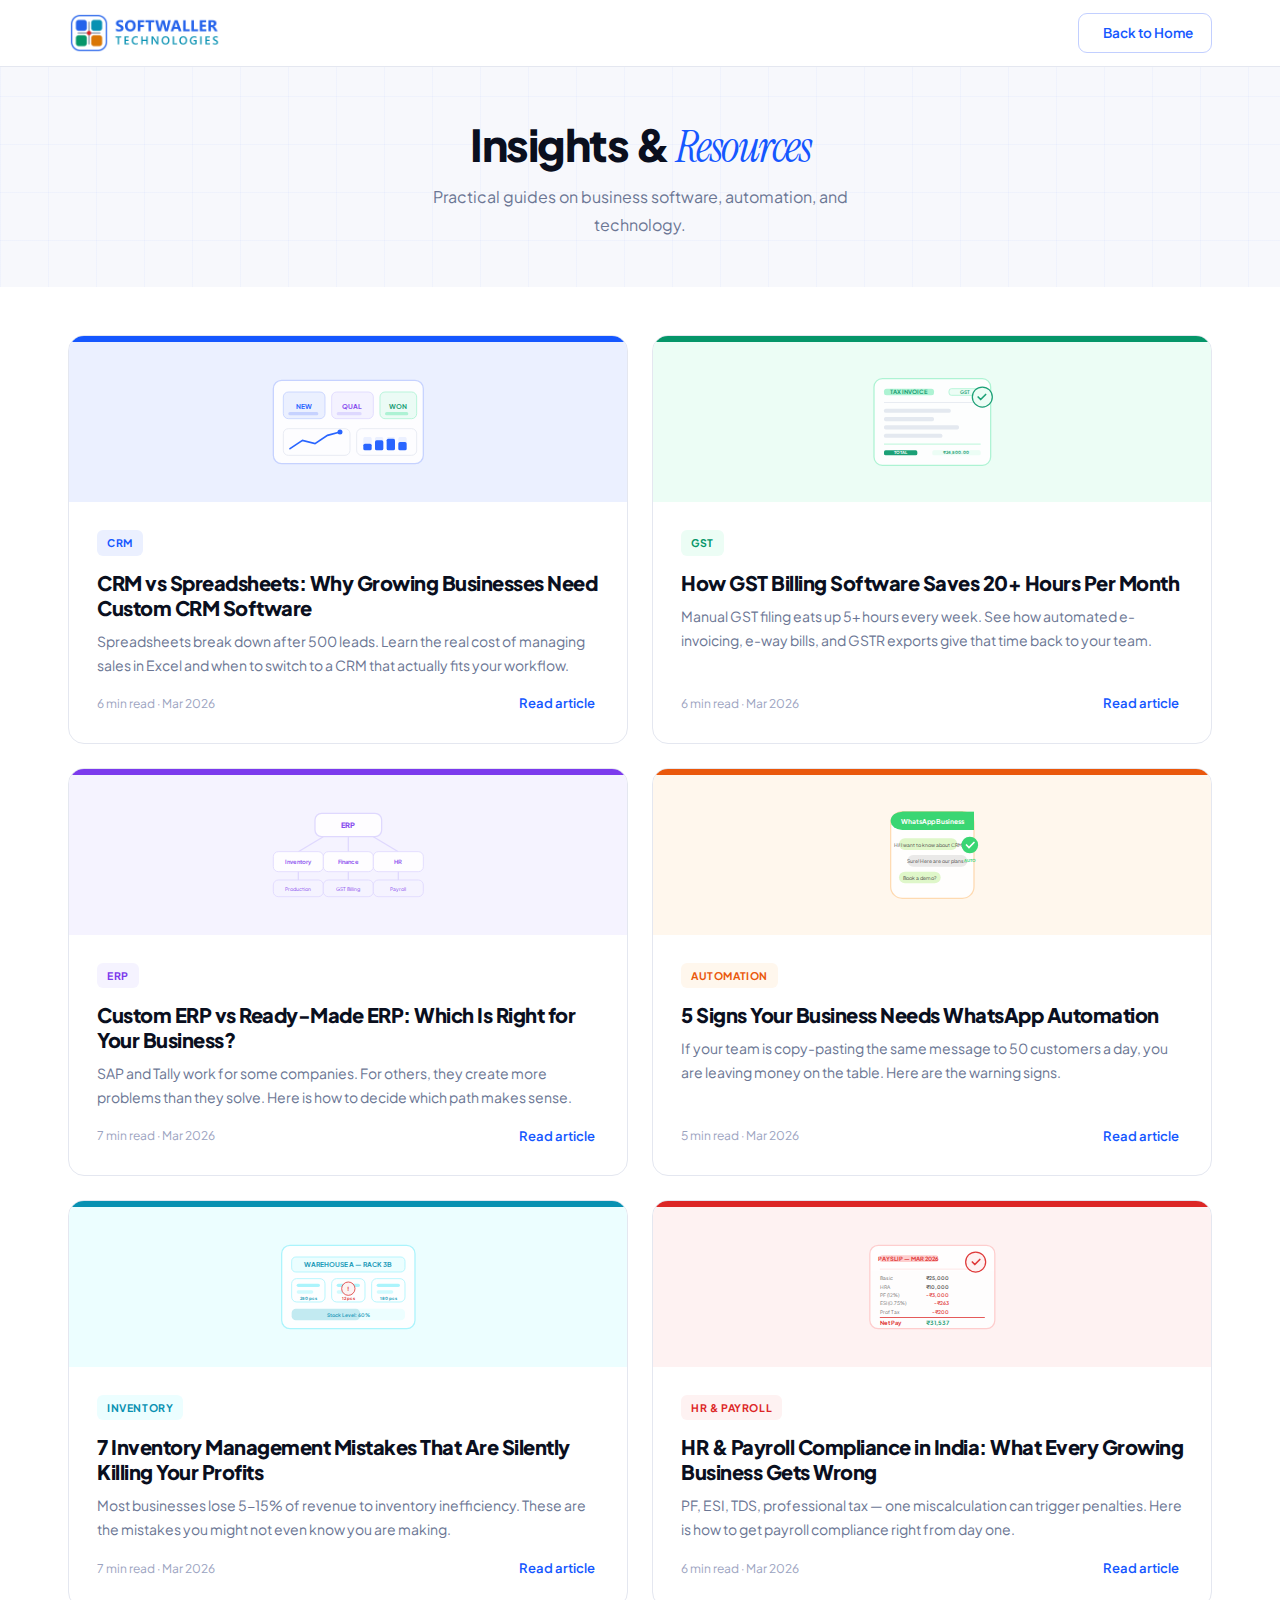
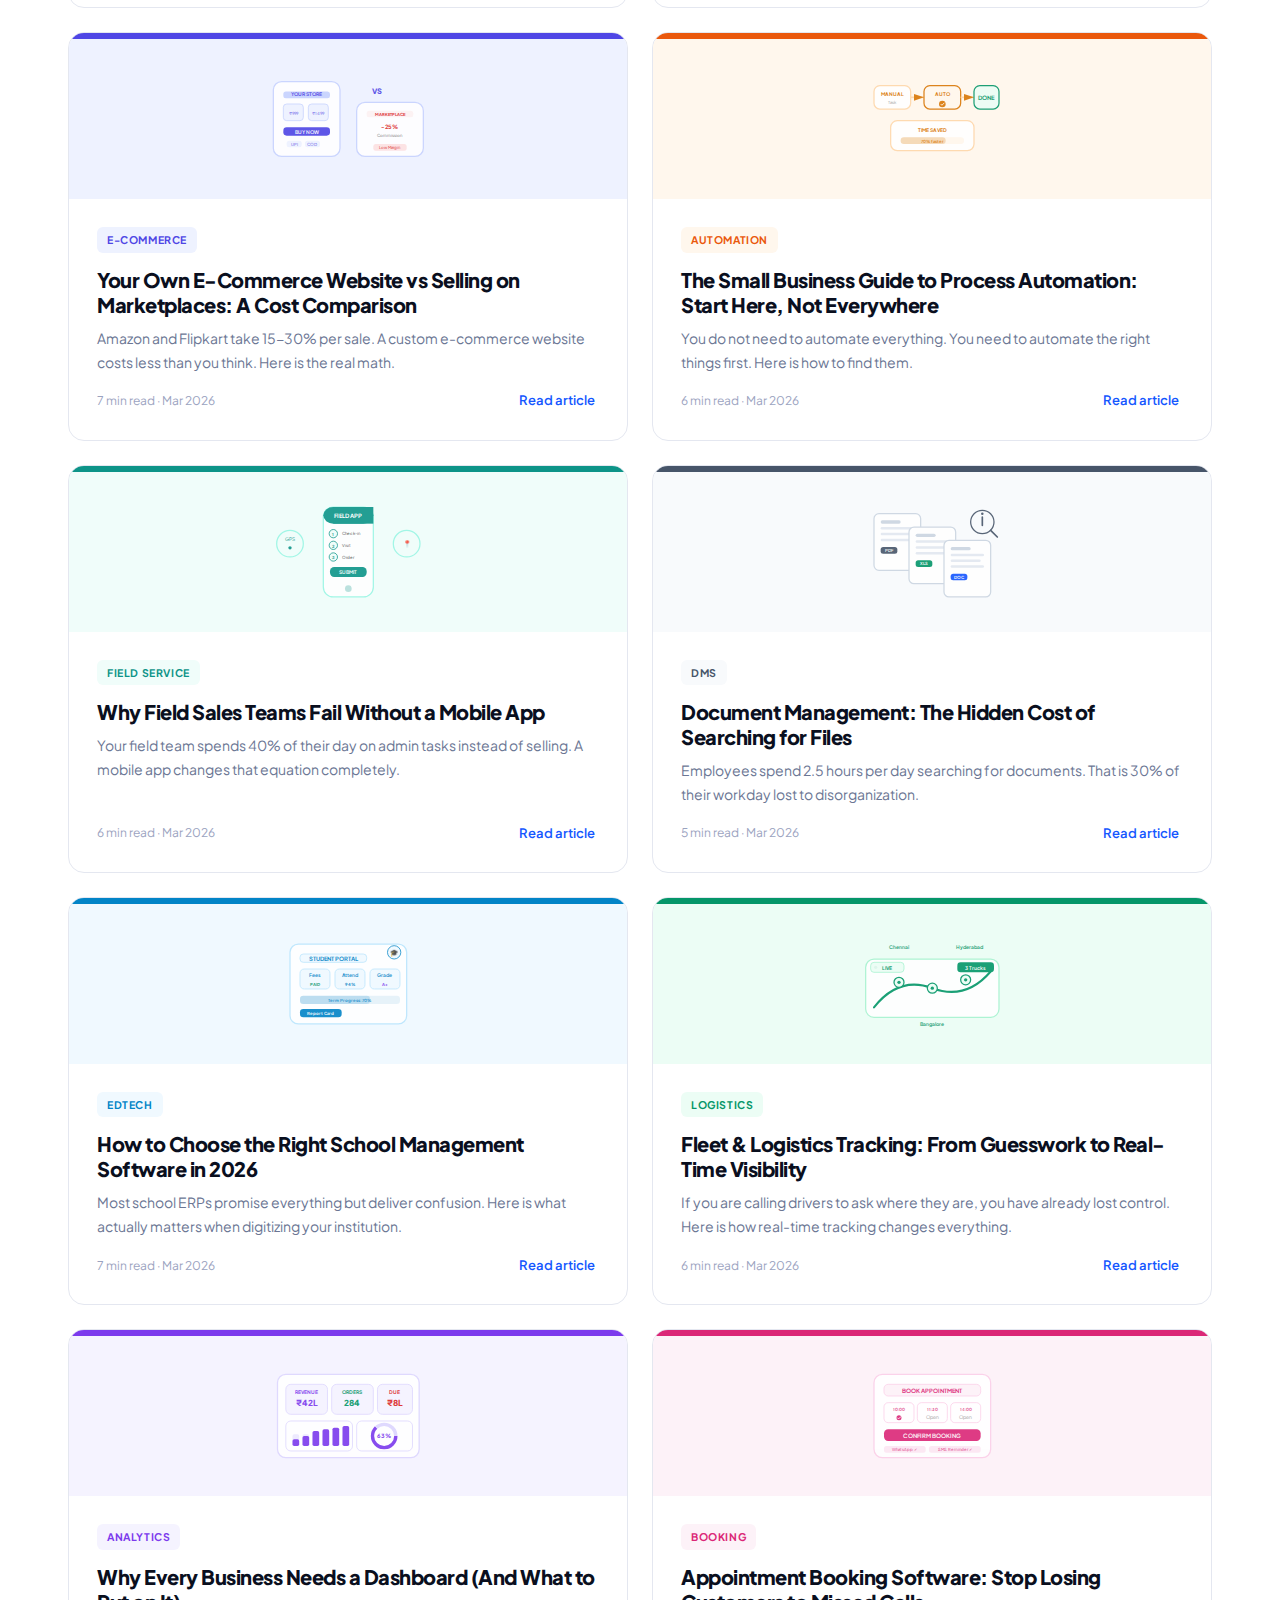
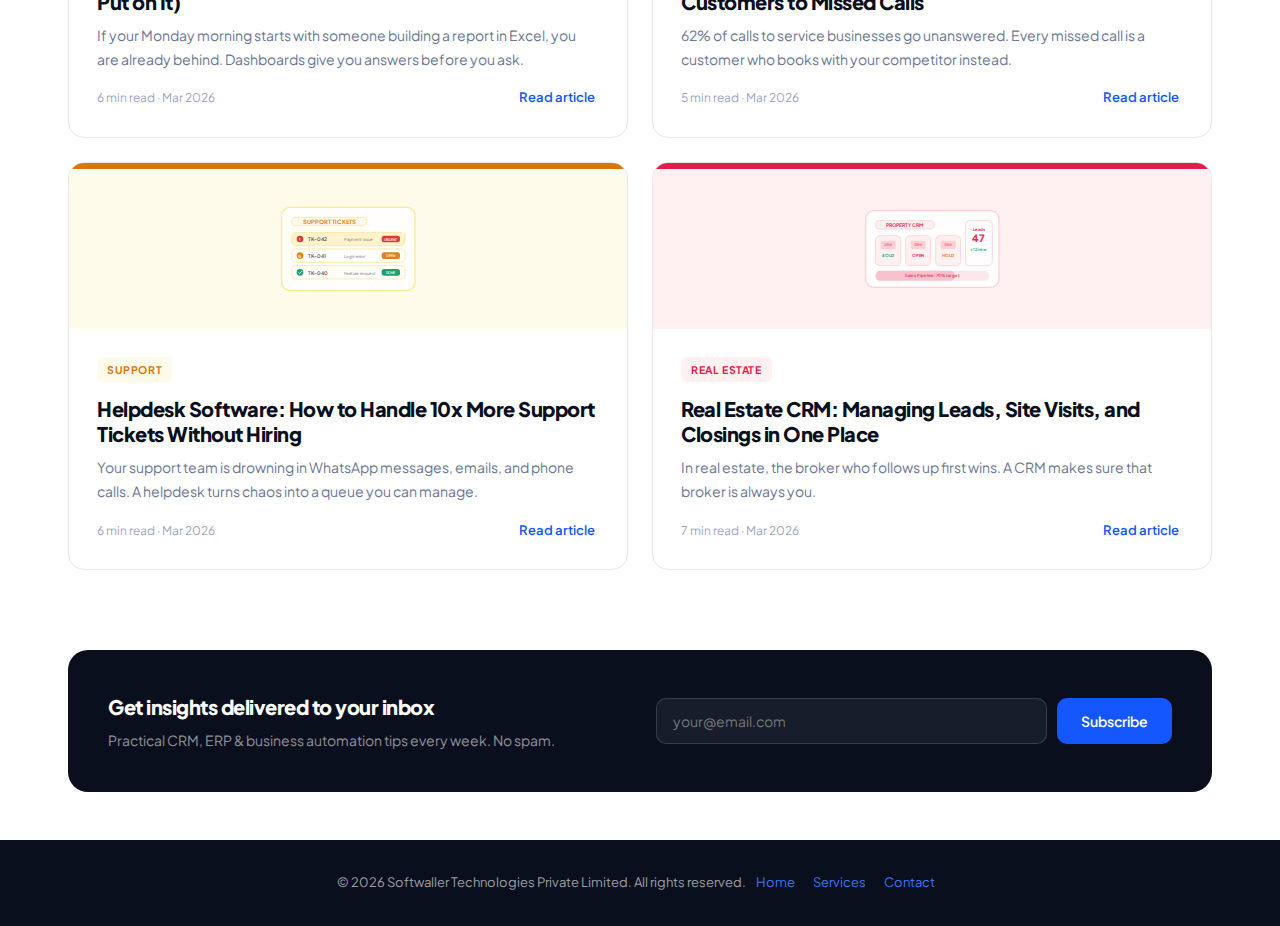
<file: blog/index.html>
<!DOCTYPE html>
<html lang="en">
<head>
<meta charset="UTF-8">
<meta name="viewport" content="width=device-width, initial-scale=1.0">
<title>Blog — Softwaller Technologies | Business Software Insights</title>
<meta name="description" content="Practical guides on CRM, ERP, GST billing, inventory management, HR payroll, e-commerce, WhatsApp automation and business process automation. Learn how custom software saves time and drives growth.">
<meta name="robots" content="index, follow, max-snippet:-1, max-image-preview:large">
<link rel="canonical" href="https://www.softwaller.com/blog/">
<meta property="og:type" content="website">
<meta property="og:url" content="https://www.softwaller.com/blog/">
<meta property="og:title" content="Blog — Softwaller Technologies">
<meta property="og:description" content="Practical guides on CRM, ERP, GST billing, WhatsApp automation and business software.">
<meta property="og:image" content="https://www.softwaller.com/assets/og-image.jpg">
<meta property="og:site_name" content="Softwaller Technologies Private Limited">
<meta name="twitter:card" content="summary_large_image">
<link rel="icon" type="image/svg+xml" href="data:image/svg+xml,%3Csvg xmlns='http://www.w3.org/2000/svg' viewBox='0 0 32 32'%3E%3Crect x='1' y='1' width='30' height='30' rx='7' fill='%23070D1A' stroke='%232563EB' stroke-width='1'/%3E%3Cline x1='16' y1='7' x2='16' y2='25' stroke='%2364748B' stroke-width='.8'/%3E%3Cline x1='7' y1='16' x2='25' y2='16' stroke='%2364748B' stroke-width='.8'/%3E%3Crect x='5' y='5' width='9' height='9' rx='2.5' fill='%232563EB'/%3E%3Crect x='18' y='5' width='9' height='9' rx='2.5' fill='%230891B2'/%3E%3Crect x='5' y='18' width='9' height='9' rx='2.5' fill='%23059669'/%3E%3Crect x='18' y='18' width='9' height='9' rx='2.5' fill='%23D97706'/%3E%3Ccircle cx='16' cy='16' r='2' fill='%23DC2626'/%3E%3C/svg%3E">
<link rel="preconnect" href="https://fonts.googleapis.com">
<link rel="preload" as="style" href="https://fonts.googleapis.com/css2?family=Plus+Jakarta+Sans:wght@400;500;600;700;800&display=swap">
<link href="https://fonts.googleapis.com/css2?family=Plus+Jakarta+Sans:wght@400;500;600;700;800&family=Instrument+Serif:ital@0;1&display=swap" rel="stylesheet">
<link rel="stylesheet" href="https://cdnjs.cloudflare.com/ajax/libs/font-awesome/6.5.1/css/all.min.css" integrity="sha512-DTOQO9RWCH3ppGqcWaEA1BIZOC6xxalwEsw9c2QQeAIftl+Vegovlnee1c9QX4TctnWMn13TZye+giMm8e2LwA==" crossorigin="anonymous" referrerpolicy="no-referrer">
<link rel="stylesheet" href="../assets/shared.css">
<style>
body{min-height:100vh;display:flex;flex-direction:column}
.blog-hero{padding:120px 0 48px;background:var(--surf);text-align:center;position:relative;overflow:hidden}
.blog-hero::before{content:'';position:absolute;inset:0;background-image:linear-gradient(rgba(21,87,255,.03) 1px,transparent 1px),linear-gradient(90deg,rgba(21,87,255,.03) 1px,transparent 1px);background-size:48px 48px;pointer-events:none}
.blog-hero-inner{max-width:1200px;margin:0 auto;padding:0 28px;position:relative;z-index:1}
.blog-hero h1{font-size:clamp(28px,4vw,44px);font-weight:800;letter-spacing:-1.5px;line-height:1.1;margin-bottom:12px;color:var(--ink)}
.blog-hero h1 em{font-family:'Instrument Serif',serif;font-style:italic;font-weight:400;color:var(--blue)}
.blog-hero p{font-size:16px;color:var(--muted);max-width:500px;margin:0 auto;line-height:1.75}
.blog-grid{display:grid;grid-template-columns:repeat(2,1fr);gap:24px;max-width:1200px;margin:0 auto;padding:48px 28px 80px}
.blog-card{background:var(--white);border:1px solid var(--line);border-radius:16px;overflow:hidden;transition:all .25s;display:flex;flex-direction:column}
.blog-card:hover{box-shadow:0 12px 40px rgba(10,15,30,.12);transform:translateY(-4px)}
.bc-color{height:6px}
.bc-illust{height:160px;display:flex;align-items:center;justify-content:center;background:var(--surf);position:relative;overflow:hidden}
.bc-illust svg{width:auto;height:100px;opacity:.9}
.bc-body{padding:28px;flex:1;display:flex;flex-direction:column}
.bc-tag{display:inline-block;font-size:10.5px;font-weight:700;letter-spacing:.6px;text-transform:uppercase;padding:4px 10px;border-radius:6px;margin-bottom:14px;width:fit-content}
.bc-title{font-size:20px;font-weight:800;color:var(--ink);letter-spacing:-.5px;line-height:1.25;margin-bottom:10px}
.bc-desc{font-size:14px;color:var(--muted);line-height:1.7;flex:1;margin-bottom:16px}
.bc-meta{display:flex;align-items:center;justify-content:space-between;font-size:12px;color:var(--muted2)}
.bc-read{font-size:13px;font-weight:600;color:var(--blue);text-decoration:none;display:flex;align-items:center;gap:4px}
.bc-read:hover{gap:8px}
.pfooter{margin-top:auto}
@media(max-width:768px){.blog-grid{grid-template-columns:1fr}}
</style>
<script>
if(localStorage.getItem('sw_cookie')==='accepted'){
  var s=document.createElement('script');s.async=true;s.src='https://www.googletagmanager.com/gtag/js?id=G-EXWE1WLTVE';document.head.appendChild(s);
  window.dataLayer=window.dataLayer||[];function gtag(){dataLayer.push(arguments)}gtag('js',new Date());gtag('config','G-EXWE1WLTVE');
  (function(c,l,a,r,i,t,y){c[a]=c[a]||function(){(c[a].q=c[a].q||[]).push(arguments)};t=l.createElement(r);t.async=1;t.src="https://www.clarity.ms/tag/"+i;y=l.getElementsByTagName(r)[0];y.parentNode.insertBefore(t,y)})(window,document,"clarity","script","w3ftuv8jjc");
}
</script>
<script type="application/ld+json">{"@context":"https://schema.org","@type":"BreadcrumbList","itemListElement":[{"@type":"ListItem","position":1,"name":"Home","item":"https://www.softwaller.com/"},{"@type":"ListItem","position":2,"name":"Blog","item":"https://www.softwaller.com/blog/"}]}</script>
</head>
<body>
<a href="#main" class="skip-link">Skip to main content</a>
<nav class="pnav">
  <div class="pnav-inner">
    <a href="../index.html" class="pnav-logo">
      <img src="../assets/softwaller-technologies-logo-light.png" alt="Softwaller Technologies" height="42" loading="lazy">
    </a>
    <a href="../index.html" class="pnav-back"><i class="fa-solid fa-arrow-left"></i> Back to Home</a>
  </div>
</nav>
<main id="main">
  <section class="blog-hero">
    <div class="blog-hero-inner">
      <h1>Insights & <em>Resources</em></h1>
      <p>Practical guides on business software, automation, and technology.</p>
    </div>
  </section>

  <section class="blog-grid">
    <!-- Card 1: CRM -->
    <a href="crm-vs-spreadsheets.html" class="blog-card">
      <div class="bc-color" style="background:var(--blue)"></div>
      <div class="bc-illust" style="background:var(--blue-bg)">
        <svg viewBox="0 0 200 120" xmlns="http://www.w3.org/2000/svg">
          <rect x="10" y="10" width="180" height="100" rx="10" fill="#fff" stroke="#C2CFFF" stroke-width="1.5"/>
          <rect x="22" y="24" width="50" height="32" rx="6" fill="#EBF0FF" stroke="#C2CFFF"/>
          <text x="47" y="44" text-anchor="middle" font-size="8" font-weight="700" fill="#1557FF">NEW</text>
          <rect x="28" y="48" width="36" height="4" rx="2" fill="#C2CFFF"/>
          <rect x="80" y="24" width="50" height="32" rx="6" fill="#F5F3FF" stroke="#DDD6FE"/>
          <text x="105" y="44" text-anchor="middle" font-size="8" font-weight="700" fill="#7C3AED">QUAL</text>
          <rect x="86" y="48" width="30" height="4" rx="2" fill="#DDD6FE"/>
          <rect x="138" y="24" width="44" height="32" rx="6" fill="#ECFDF5" stroke="#A7F3D0"/>
          <text x="160" y="44" text-anchor="middle" font-size="8" font-weight="700" fill="#059669">WON</text>
          <rect x="144" y="48" width="28" height="4" rx="2" fill="#A7F3D0"/>
          <rect x="22" y="68" width="80" height="32" rx="6" fill="#fff" stroke="#E4E7F0"/>
          <polyline points="30,92 45,82 60,86 75,76 90,72" fill="none" stroke="#1557FF" stroke-width="2" stroke-linecap="round"/>
          <circle cx="90" cy="72" r="3" fill="#1557FF"/>
          <rect x="110" y="68" width="72" height="32" rx="6" fill="#fff" stroke="#E4E7F0"/>
          <rect x="118" y="78" width="10" height="16" rx="2" fill="#EBF0FF"/><rect x="118" y="86" width="10" height="8" rx="2" fill="#1557FF"/>
          <rect x="132" y="78" width="10" height="16" rx="2" fill="#EBF0FF"/><rect x="132" y="82" width="10" height="12" rx="2" fill="#1557FF"/>
          <rect x="146" y="78" width="10" height="16" rx="2" fill="#EBF0FF"/><rect x="146" y="80" width="10" height="14" rx="2" fill="#1557FF"/>
          <rect x="160" y="78" width="10" height="16" rx="2" fill="#EBF0FF"/><rect x="160" y="84" width="10" height="10" rx="2" fill="#1557FF"/>
        </svg>
      </div>
      <div class="bc-body">
        <span class="bc-tag" style="background:var(--blue-bg);color:var(--blue)">CRM</span>
        <h2 class="bc-title">CRM vs Spreadsheets: Why Growing Businesses Need Custom CRM Software</h2>
        <p class="bc-desc">Spreadsheets break down after 500 leads. Learn the real cost of managing sales in Excel and when to switch to a CRM that actually fits your workflow.</p>
        <div class="bc-meta">
          <span><i class="fa-regular fa-clock"></i> 6 min read &middot; Mar 2026</span>
          <span class="bc-read">Read article <i class="fa-solid fa-arrow-right"></i></span>
        </div>
      </div>
    </a>

    <!-- Card 2: GST -->
    <a href="gst-billing-software.html" class="blog-card">
      <div class="bc-color" style="background:var(--green)"></div>
      <div class="bc-illust" style="background:var(--green-bg)">
        <svg viewBox="0 0 200 120" xmlns="http://www.w3.org/2000/svg">
          <rect x="30" y="8" width="140" height="104" rx="10" fill="#fff" stroke="#A7F3D0" stroke-width="1.5"/>
          <rect x="42" y="20" width="60" height="8" rx="3" fill="#A7F3D0"/>
          <text x="72" y="27" text-anchor="middle" font-size="7" font-weight="700" fill="#059669">TAX INVOICE</text>
          <rect x="120" y="20" width="38" height="8" rx="3" fill="#ECFDF5" stroke="#A7F3D0"/>
          <text x="139" y="27" text-anchor="middle" font-size="6" font-weight="600" fill="#059669">GST</text>
          <rect x="42" y="36" width="116" height="1" fill="#E4E7F0"/>
          <rect x="42" y="44" width="80" height="5" rx="2" fill="#E4E7F0"/>
          <rect x="42" y="54" width="60" height="5" rx="2" fill="#E4E7F0"/>
          <rect x="42" y="64" width="90" height="5" rx="2" fill="#E4E7F0"/>
          <rect x="42" y="74" width="70" height="5" rx="2" fill="#E4E7F0"/>
          <rect x="42" y="86" width="116" height="1" fill="#A7F3D0"/>
          <rect x="42" y="94" width="40" height="6" rx="2" fill="#059669"/>
          <text x="62" y="99" text-anchor="middle" font-size="5" font-weight="700" fill="#fff">TOTAL</text>
          <rect x="100" y="94" width="58" height="6" rx="2" fill="#ECFDF5"/>
          <text x="129" y="99" text-anchor="middle" font-size="5" font-weight="700" fill="#059669">&#8377;24,500.00</text>
          <circle cx="160" cy="30" r="12" fill="#ECFDF5" stroke="#059669" stroke-width="1.5"/>
          <path d="M155 30l3 3 6-6" stroke="#059669" stroke-width="2" fill="none" stroke-linecap="round" stroke-linejoin="round"/>
        </svg>
      </div>
      <div class="bc-body">
        <span class="bc-tag" style="background:var(--green-bg);color:var(--green)">GST</span>
        <h2 class="bc-title">How GST Billing Software Saves 20+ Hours Per Month</h2>
        <p class="bc-desc">Manual GST filing eats up 5+ hours every week. See how automated e-invoicing, e-way bills, and GSTR exports give that time back to your team.</p>
        <div class="bc-meta">
          <span><i class="fa-regular fa-clock"></i> 6 min read &middot; Mar 2026</span>
          <span class="bc-read">Read article <i class="fa-solid fa-arrow-right"></i></span>
        </div>
      </div>
    </a>

    <!-- Card 3: ERP -->
    <a href="custom-erp-vs-readymade.html" class="blog-card">
      <div class="bc-color" style="background:var(--purple)"></div>
      <div class="bc-illust" style="background:var(--purple-bg)">
        <svg viewBox="0 0 200 120" xmlns="http://www.w3.org/2000/svg">
          <rect x="60" y="10" width="80" height="28" rx="8" fill="#fff" stroke="#DDD6FE" stroke-width="1.5"/>
          <text x="100" y="28" text-anchor="middle" font-size="9" font-weight="800" fill="#7C3AED">ERP</text>
          <line x1="70" y1="38" x2="40" y2="56" stroke="#DDD6FE" stroke-width="1.5"/>
          <line x1="100" y1="38" x2="100" y2="56" stroke="#DDD6FE" stroke-width="1.5"/>
          <line x1="130" y1="38" x2="160" y2="56" stroke="#DDD6FE" stroke-width="1.5"/>
          <rect x="10" y="56" width="60" height="24" rx="6" fill="#fff" stroke="#DDD6FE"/>
          <text x="40" y="71" text-anchor="middle" font-size="7" font-weight="600" fill="#7C3AED">Inventory</text>
          <rect x="70" y="56" width="60" height="24" rx="6" fill="#fff" stroke="#DDD6FE"/>
          <text x="100" y="71" text-anchor="middle" font-size="7" font-weight="600" fill="#7C3AED">Finance</text>
          <rect x="130" y="56" width="60" height="24" rx="6" fill="#fff" stroke="#DDD6FE"/>
          <text x="160" y="71" text-anchor="middle" font-size="7" font-weight="600" fill="#7C3AED">HR</text>
          <line x1="40" y1="80" x2="40" y2="90" stroke="#DDD6FE" stroke-width="1.5"/>
          <line x1="100" y1="80" x2="100" y2="90" stroke="#DDD6FE" stroke-width="1.5"/>
          <line x1="160" y1="80" x2="160" y2="90" stroke="#DDD6FE" stroke-width="1.5"/>
          <rect x="10" y="90" width="60" height="20" rx="6" fill="#F5F3FF" stroke="#DDD6FE"/>
          <text x="40" y="103" text-anchor="middle" font-size="6" fill="#7C3AED">Production</text>
          <rect x="70" y="90" width="60" height="20" rx="6" fill="#F5F3FF" stroke="#DDD6FE"/>
          <text x="100" y="103" text-anchor="middle" font-size="6" fill="#7C3AED">GST Billing</text>
          <rect x="130" y="90" width="60" height="20" rx="6" fill="#F5F3FF" stroke="#DDD6FE"/>
          <text x="160" y="103" text-anchor="middle" font-size="6" fill="#7C3AED">Payroll</text>
        </svg>
      </div>
      <div class="bc-body">
        <span class="bc-tag" style="background:var(--purple-bg);color:var(--purple)">ERP</span>
        <h2 class="bc-title">Custom ERP vs Ready-Made ERP: Which Is Right for Your Business?</h2>
        <p class="bc-desc">SAP and Tally work for some companies. For others, they create more problems than they solve. Here is how to decide which path makes sense.</p>
        <div class="bc-meta">
          <span><i class="fa-regular fa-clock"></i> 7 min read &middot; Mar 2026</span>
          <span class="bc-read">Read article <i class="fa-solid fa-arrow-right"></i></span>
        </div>
      </div>
    </a>

    <!-- Card 4: Automation -->
    <a href="whatsapp-automation-signs.html" class="blog-card">
      <div class="bc-color" style="background:var(--orange)"></div>
      <div class="bc-illust" style="background:var(--orange-bg)">
        <svg viewBox="0 0 200 120" xmlns="http://www.w3.org/2000/svg">
          <rect x="50" y="8" width="100" height="104" rx="14" fill="#fff" stroke="#FED7AA" stroke-width="1.5"/>
          <rect x="50" y="8" width="100" height="22" rx="14" fill="#25D366"/>
          <rect x="64" y="8" width="86" height="22" fill="#25D366"/>
          <text x="100" y="23" text-anchor="middle" font-size="8" font-weight="700" fill="#fff">WhatsApp Business</text>
          <rect x="60" y="40" width="70" height="14" rx="7" fill="#DCF8C6"/>
          <text x="95" y="50" text-anchor="middle" font-size="6" fill="#333">Hi! I want to know about CRM</text>
          <rect x="70" y="60" width="72" height="14" rx="7" fill="#E8E8E8"/>
          <text x="106" y="70" text-anchor="middle" font-size="6" fill="#333">Sure! Here are our plans...</text>
          <rect x="60" y="80" width="50" height="14" rx="7" fill="#DCF8C6"/>
          <text x="85" y="90" text-anchor="middle" font-size="6" fill="#333">Book a demo?</text>
          <circle cx="145" cy="48" r="10" fill="#25D366"/>
          <path d="M141 48l3 3 6-6" stroke="#fff" stroke-width="2" fill="none" stroke-linecap="round"/>
          <text x="145" y="68" text-anchor="middle" font-size="5" font-weight="700" fill="#25D366">AUTO</text>
        </svg>
      </div>
      <div class="bc-body">
        <span class="bc-tag" style="background:var(--orange-bg);color:var(--orange)">Automation</span>
        <h2 class="bc-title">5 Signs Your Business Needs WhatsApp Automation</h2>
        <p class="bc-desc">If your team is copy-pasting the same message to 50 customers a day, you are leaving money on the table. Here are the warning signs.</p>
        <div class="bc-meta">
          <span><i class="fa-regular fa-clock"></i> 5 min read &middot; Mar 2026</span>
          <span class="bc-read">Read article <i class="fa-solid fa-arrow-right"></i></span>
        </div>
      </div>
    </a>

    <!-- Card 5: Inventory -->
    <a href="inventory-management-mistakes.html" class="blog-card">
      <div class="bc-color" style="background:#0891B2"></div>
      <div class="bc-illust" style="background:#ECFEFF">
        <svg viewBox="0 0 200 120" xmlns="http://www.w3.org/2000/svg">
          <rect x="20" y="10" width="160" height="100" rx="10" fill="#fff" stroke="#A5F3FC" stroke-width="1.5"/>
          <rect x="32" y="24" width="136" height="18" rx="5" fill="#ECFEFF" stroke="#A5F3FC"/>
          <text x="100" y="36" text-anchor="middle" font-size="8" font-weight="700" fill="#0891B2">WAREHOUSE A — RACK 3B</text>
          <rect x="32" y="50" width="40" height="28" rx="6" fill="#fff" stroke="#A5F3FC"/>
          <rect x="38" y="56" width="28" height="4" rx="2" fill="#A5F3FC"/>
          <rect x="38" y="64" width="20" height="4" rx="2" fill="#CFFAFE"/>
          <text x="52" y="76" text-anchor="middle" font-size="5" font-weight="700" fill="#0891B2">250 pcs</text>
          <rect x="80" y="50" width="40" height="28" rx="6" fill="#fff" stroke="#A5F3FC"/>
          <rect x="86" y="56" width="28" height="4" rx="2" fill="#A5F3FC"/>
          <rect x="86" y="64" width="20" height="4" rx="2" fill="#CFFAFE"/>
          <text x="100" y="76" text-anchor="middle" font-size="5" font-weight="700" fill="#DC2626">12 pcs</text>
          <rect x="128" y="50" width="40" height="28" rx="6" fill="#fff" stroke="#A5F3FC"/>
          <rect x="134" y="56" width="28" height="4" rx="2" fill="#A5F3FC"/>
          <rect x="134" y="64" width="20" height="4" rx="2" fill="#CFFAFE"/>
          <text x="148" y="76" text-anchor="middle" font-size="5" font-weight="700" fill="#0891B2">180 pcs</text>
          <circle cx="100" cy="62" r="8" fill="#FEF2F2" stroke="#DC2626" stroke-width="1"/>
          <text x="100" y="65" text-anchor="middle" font-size="7" font-weight="800" fill="#DC2626">!</text>
          <rect x="32" y="86" width="136" height="14" rx="5" fill="#ECFEFF"/>
          <rect x="32" y="86" width="82" height="14" rx="5" fill="#0891B2" opacity=".2"/>
          <text x="100" y="96" text-anchor="middle" font-size="6" font-weight="600" fill="#0891B2">Stock Level: 60%</text>
        </svg>
      </div>
      <div class="bc-body">
        <span class="bc-tag" style="background:#ECFEFF;color:#0891B2">Inventory</span>
        <h2 class="bc-title">7 Inventory Management Mistakes That Are Silently Killing Your Profits</h2>
        <p class="bc-desc">Most businesses lose 5-15% of revenue to inventory inefficiency. These are the mistakes you might not even know you are making.</p>
        <div class="bc-meta">
          <span><i class="fa-regular fa-clock"></i> 7 min read &middot; Mar 2026</span>
          <span class="bc-read">Read article <i class="fa-solid fa-arrow-right"></i></span>
        </div>
      </div>
    </a>

    <!-- Card 6: HR & Payroll -->
    <a href="hr-payroll-compliance-india.html" class="blog-card">
      <div class="bc-color" style="background:#DC2626"></div>
      <div class="bc-illust" style="background:#FEF2F2">
        <svg viewBox="0 0 200 120" xmlns="http://www.w3.org/2000/svg">
          <rect x="25" y="10" width="150" height="100" rx="10" fill="#fff" stroke="#FECACA" stroke-width="1.5"/>
          <rect x="37" y="22" width="70" height="8" rx="3" fill="#FECACA"/>
          <text x="72" y="29" text-anchor="middle" font-size="7" font-weight="700" fill="#DC2626">PAYSLIP — MAR 2026</text>
          <rect x="37" y="38" width="126" height="1" fill="#FEE2E2"/>
          <text x="37" y="52" font-size="6" fill="#666">Basic</text><text x="120" y="52" font-size="6" fill="#333" font-weight="600" text-anchor="end">&#8377;25,000</text>
          <text x="37" y="62" font-size="6" fill="#666">HRA</text><text x="120" y="62" font-size="6" fill="#333" font-weight="600" text-anchor="end">&#8377;10,000</text>
          <text x="37" y="72" font-size="6" fill="#666">PF (12%)</text><text x="120" y="72" font-size="6" fill="#DC2626" font-weight="600" text-anchor="end">-&#8377;3,000</text>
          <text x="37" y="82" font-size="6" fill="#666">ESI (0.75%)</text><text x="120" y="82" font-size="6" fill="#DC2626" font-weight="600" text-anchor="end">-&#8377;263</text>
          <text x="37" y="92" font-size="6" fill="#666">Prof Tax</text><text x="120" y="92" font-size="6" fill="#DC2626" font-weight="600" text-anchor="end">-&#8377;200</text>
          <rect x="37" y="96" width="126" height="1" fill="#DC2626"/>
          <text x="37" y="106" font-size="7" font-weight="700" fill="#DC2626">Net Pay</text><text x="120" y="106" font-size="7" fill="#059669" font-weight="700" text-anchor="end">&#8377;31,537</text>
          <circle cx="152" cy="30" r="12" fill="#FEF2F2" stroke="#DC2626" stroke-width="1.5"/>
          <path d="M148 30l3 3 6-6" stroke="#DC2626" stroke-width="2" fill="none" stroke-linecap="round" stroke-linejoin="round"/>
        </svg>
      </div>
      <div class="bc-body">
        <span class="bc-tag" style="background:#FEF2F2;color:#DC2626">HR & Payroll</span>
        <h2 class="bc-title">HR & Payroll Compliance in India: What Every Growing Business Gets Wrong</h2>
        <p class="bc-desc">PF, ESI, TDS, professional tax — one miscalculation can trigger penalties. Here is how to get payroll compliance right from day one.</p>
        <div class="bc-meta">
          <span><i class="fa-regular fa-clock"></i> 6 min read &middot; Mar 2026</span>
          <span class="bc-read">Read article <i class="fa-solid fa-arrow-right"></i></span>
        </div>
      </div>
    </a>

    <!-- Card 7: E-Commerce -->
    <a href="ecommerce-website-vs-marketplace.html" class="blog-card">
      <div class="bc-color" style="background:#4F46E5"></div>
      <div class="bc-illust" style="background:#EEF2FF">
        <svg viewBox="0 0 200 120" xmlns="http://www.w3.org/2000/svg">
          <rect x="10" y="15" width="80" height="90" rx="10" fill="#fff" stroke="#C7D2FE" stroke-width="1.5"/>
          <rect x="22" y="27" width="56" height="8" rx="3" fill="#C7D2FE"/>
          <text x="50" y="33" text-anchor="middle" font-size="6" font-weight="700" fill="#4F46E5">YOUR STORE</text>
          <rect x="22" y="42" width="24" height="20" rx="4" fill="#EEF2FF" stroke="#C7D2FE"/>
          <rect x="52" y="42" width="24" height="20" rx="4" fill="#EEF2FF" stroke="#C7D2FE"/>
          <text x="34" y="55" text-anchor="middle" font-size="5" fill="#4F46E5">&#8377;999</text>
          <text x="64" y="55" text-anchor="middle" font-size="5" fill="#4F46E5">&#8377;1499</text>
          <rect x="22" y="70" width="56" height="10" rx="4" fill="#4F46E5"/>
          <text x="50" y="78" text-anchor="middle" font-size="6" font-weight="600" fill="#fff">BUY NOW</text>
          <rect x="26" y="86" width="18" height="8" rx="3" fill="#EEF2FF"/><text x="35" y="92" text-anchor="middle" font-size="5" fill="#4F46E5">UPI</text>
          <rect x="48" y="86" width="18" height="8" rx="3" fill="#EEF2FF"/><text x="57" y="92" text-anchor="middle" font-size="5" fill="#4F46E5">COD</text>
          <text x="135" y="30" text-anchor="middle" font-size="9" font-weight="800" fill="#4F46E5">VS</text>
          <rect x="110" y="40" width="80" height="65" rx="10" fill="#fff" stroke="#C7D2FE" stroke-width="1.5"/>
          <rect x="122" y="50" width="56" height="8" rx="3" fill="#FEF2F2"/>
          <text x="150" y="56" text-anchor="middle" font-size="5" font-weight="700" fill="#DC2626">MARKETPLACE</text>
          <text x="150" y="72" text-anchor="middle" font-size="7" fill="#DC2626" font-weight="700">-25%</text>
          <text x="150" y="82" text-anchor="middle" font-size="5" fill="#666">Commission</text>
          <rect x="130" y="90" width="40" height="8" rx="3" fill="#FEE2E2"/>
          <text x="150" y="96" text-anchor="middle" font-size="5" fill="#DC2626">Low Margin</text>
        </svg>
      </div>
      <div class="bc-body">
        <span class="bc-tag" style="background:#EEF2FF;color:#4F46E5">E-Commerce</span>
        <h2 class="bc-title">Your Own E-Commerce Website vs Selling on Marketplaces: A Cost Comparison</h2>
        <p class="bc-desc">Amazon and Flipkart take 15-30% per sale. A custom e-commerce website costs less than you think. Here is the real math.</p>
        <div class="bc-meta">
          <span><i class="fa-regular fa-clock"></i> 7 min read &middot; Mar 2026</span>
          <span class="bc-read">Read article <i class="fa-solid fa-arrow-right"></i></span>
        </div>
      </div>
    </a>

    <!-- Card 8: Automation Guide -->
    <a href="business-process-automation-guide.html" class="blog-card">
      <div class="bc-color" style="background:var(--orange)"></div>
      <div class="bc-illust" style="background:var(--orange-bg)">
        <svg viewBox="0 0 200 120" xmlns="http://www.w3.org/2000/svg">
          <rect x="30" y="20" width="44" height="28" rx="7" fill="#fff" stroke="#FED7AA" stroke-width="1.5"/>
          <text x="52" y="32" text-anchor="middle" font-size="6" font-weight="700" fill="#D97706">MANUAL</text>
          <text x="52" y="42" text-anchor="middle" font-size="5" fill="#999">Task</text>
          <path d="M74 34 L90 34" stroke="#FED7AA" stroke-width="2" marker-end="url(#arrowOrange)"/>
          <rect x="90" y="20" width="44" height="28" rx="7" fill="#FFF7ED" stroke="#D97706" stroke-width="1.5"/>
          <text x="112" y="32" text-anchor="middle" font-size="6" font-weight="700" fill="#D97706">AUTO</text>
          <circle cx="112" cy="42" r="4" fill="#D97706"/><path d="M110 42l1.5 1.5 3-3" stroke="#fff" stroke-width="1" fill="none"/>
          <path d="M134 34 L150 34" stroke="#FED7AA" stroke-width="2" marker-end="url(#arrowOrange)"/>
          <rect x="150" y="20" width="30" height="28" rx="7" fill="#ECFDF5" stroke="#059669" stroke-width="1.5"/>
          <text x="165" y="37" text-anchor="middle" font-size="7" font-weight="700" fill="#059669">DONE</text>
          <rect x="50" y="62" width="100" height="36" rx="8" fill="#fff" stroke="#FED7AA" stroke-width="1.5"/>
          <text x="100" y="76" text-anchor="middle" font-size="6" font-weight="700" fill="#D97706">TIME SAVED</text>
          <rect x="62" y="82" width="76" height="8" rx="4" fill="#FFF7ED"/>
          <rect x="62" y="82" width="54" height="8" rx="4" fill="#D97706" opacity=".25"/>
          <text x="100" y="89" text-anchor="middle" font-size="5" font-weight="600" fill="#D97706">70% faster</text>
          <defs><marker id="arrowOrange" markerWidth="6" markerHeight="4" refX="6" refY="2" orient="auto"><path d="M0 0 L6 2 L0 4" fill="#D97706"/></marker></defs>
        </svg>
      </div>
      <div class="bc-body">
        <span class="bc-tag" style="background:var(--orange-bg);color:var(--orange)">Automation</span>
        <h2 class="bc-title">The Small Business Guide to Process Automation: Start Here, Not Everywhere</h2>
        <p class="bc-desc">You do not need to automate everything. You need to automate the right things first. Here is how to find them.</p>
        <div class="bc-meta">
          <span><i class="fa-regular fa-clock"></i> 6 min read &middot; Mar 2026</span>
          <span class="bc-read">Read article <i class="fa-solid fa-arrow-right"></i></span>
        </div>
      </div>
    </a>

    <!-- Card 9: Field Service -->
    <a href="field-sales-team-mobile-app.html" class="blog-card">
      <div class="bc-color" style="background:#0D9488"></div>
      <div class="bc-illust" style="background:#F0FDFA">
        <svg viewBox="0 0 200 120" xmlns="http://www.w3.org/2000/svg">
          <rect x="70" y="6" width="60" height="108" rx="12" fill="#fff" stroke="#99F6E4" stroke-width="1.5"/>
          <rect x="70" y="6" width="60" height="20" rx="12" fill="#0D9488"/>
          <rect x="82" y="6" width="48" height="20" fill="#0D9488"/>
          <text x="100" y="19" text-anchor="middle" font-size="7" font-weight="700" fill="#fff">FIELD APP</text>
          <circle cx="82" cy="38" r="5" fill="#F0FDFA" stroke="#0D9488" stroke-width="1"/>
          <text x="82" y="41" text-anchor="middle" font-size="5" font-weight="700" fill="#0D9488">1</text>
          <text x="92" y="40" font-size="5" fill="#333">Check-in</text>
          <circle cx="82" cy="52" r="5" fill="#F0FDFA" stroke="#0D9488" stroke-width="1"/>
          <text x="82" y="55" text-anchor="middle" font-size="5" font-weight="700" fill="#0D9488">2</text>
          <text x="92" y="54" font-size="5" fill="#333">Visit</text>
          <circle cx="82" cy="66" r="5" fill="#F0FDFA" stroke="#0D9488" stroke-width="1"/>
          <text x="82" y="69" text-anchor="middle" font-size="5" font-weight="700" fill="#0D9488">3</text>
          <text x="92" y="68" font-size="5" fill="#333">Order</text>
          <rect x="78" y="78" width="44" height="12" rx="5" fill="#0D9488"/>
          <text x="100" y="87" text-anchor="middle" font-size="6" font-weight="600" fill="#fff">SUBMIT</text>
          <circle cx="100" cy="104" r="4" fill="#0D9488" opacity=".3"/>
          <circle cx="30" cy="50" r="16" fill="#F0FDFA" stroke="#99F6E4" stroke-width="1.5"/>
          <text x="30" y="47" text-anchor="middle" font-size="6" fill="#0D9488">GPS</text>
          <circle cx="30" cy="55" r="2" fill="#0D9488"/>
          <circle cx="170" cy="50" r="16" fill="#F0FDFA" stroke="#99F6E4" stroke-width="1.5"/>
          <text x="170" y="53" text-anchor="middle" font-size="8" fill="#0D9488">&#128205;</text>
        </svg>
      </div>
      <div class="bc-body">
        <span class="bc-tag" style="background:#F0FDFA;color:#0D9488">Field Service</span>
        <h2 class="bc-title">Why Field Sales Teams Fail Without a Mobile App</h2>
        <p class="bc-desc">Your field team spends 40% of their day on admin tasks instead of selling. A mobile app changes that equation completely.</p>
        <div class="bc-meta">
          <span><i class="fa-regular fa-clock"></i> 6 min read &middot; Mar 2026</span>
          <span class="bc-read">Read article <i class="fa-solid fa-arrow-right"></i></span>
        </div>
      </div>
    </a>

    <!-- Card 10: DMS -->
    <a href="document-management-hidden-cost.html" class="blog-card">
      <div class="bc-color" style="background:#475569"></div>
      <div class="bc-illust" style="background:#F8FAFC">
        <svg viewBox="0 0 200 120" xmlns="http://www.w3.org/2000/svg">
          <rect x="30" y="14" width="56" height="68" rx="6" fill="#fff" stroke="#CBD5E1" stroke-width="1.5"/>
          <rect x="38" y="22" width="24" height="4" rx="2" fill="#CBD5E1"/>
          <rect x="38" y="30" width="40" height="3" rx="1.5" fill="#E2E8F0"/>
          <rect x="38" y="37" width="36" height="3" rx="1.5" fill="#E2E8F0"/>
          <rect x="38" y="44" width="40" height="3" rx="1.5" fill="#E2E8F0"/>
          <rect x="38" y="54" width="20" height="8" rx="3" fill="#475569"/>
          <text x="48" y="60" text-anchor="middle" font-size="5" font-weight="600" fill="#fff">PDF</text>
          <rect x="72" y="30" width="56" height="68" rx="6" fill="#fff" stroke="#CBD5E1" stroke-width="1.5"/>
          <rect x="80" y="38" width="24" height="4" rx="2" fill="#CBD5E1"/>
          <rect x="80" y="46" width="40" height="3" rx="1.5" fill="#E2E8F0"/>
          <rect x="80" y="53" width="36" height="3" rx="1.5" fill="#E2E8F0"/>
          <rect x="80" y="60" width="40" height="3" rx="1.5" fill="#E2E8F0"/>
          <rect x="80" y="70" width="20" height="8" rx="3" fill="#059669"/>
          <text x="90" y="76" text-anchor="middle" font-size="5" font-weight="600" fill="#fff">XLS</text>
          <rect x="114" y="46" width="56" height="68" rx="6" fill="#fff" stroke="#CBD5E1" stroke-width="1.5"/>
          <rect x="122" y="54" width="24" height="4" rx="2" fill="#CBD5E1"/>
          <rect x="122" y="62" width="40" height="3" rx="1.5" fill="#E2E8F0"/>
          <rect x="122" y="69" width="36" height="3" rx="1.5" fill="#E2E8F0"/>
          <rect x="122" y="76" width="40" height="3" rx="1.5" fill="#E2E8F0"/>
          <rect x="122" y="86" width="20" height="8" rx="3" fill="#1557FF"/>
          <text x="132" y="92" text-anchor="middle" font-size="5" font-weight="600" fill="#fff">DOC</text>
          <circle cx="160" cy="24" r="14" fill="#F8FAFC" stroke="#475569" stroke-width="1.5"/>
          <line x1="160" y1="18" x2="160" y2="28" stroke="#475569" stroke-width="2" stroke-linecap="round"/>
          <circle cx="160" cy="14" r="1.5" fill="#475569"/>
          <line x1="170" y1="34" x2="178" y2="42" stroke="#475569" stroke-width="2" stroke-linecap="round"/>
        </svg>
      </div>
      <div class="bc-body">
        <span class="bc-tag" style="background:#F8FAFC;color:#475569">DMS</span>
        <h2 class="bc-title">Document Management: The Hidden Cost of Searching for Files</h2>
        <p class="bc-desc">Employees spend 2.5 hours per day searching for documents. That is 30% of their workday lost to disorganization.</p>
        <div class="bc-meta">
          <span><i class="fa-regular fa-clock"></i> 5 min read &middot; Mar 2026</span>
          <span class="bc-read">Read article <i class="fa-solid fa-arrow-right"></i></span>
        </div>
      </div>
    </a>

    <!-- Card 11: School Management -->
    <a href="school-management-software-guide.html" class="blog-card">
      <div class="bc-color" style="background:#0284C7"></div>
      <div class="bc-illust" style="background:#F0F9FF">
        <svg viewBox="0 0 200 120" xmlns="http://www.w3.org/2000/svg">
          <rect x="30" y="12" width="140" height="96" rx="10" fill="#fff" stroke="#BAE6FD" stroke-width="1.5"/>
          <rect x="42" y="24" width="80" height="10" rx="4" fill="#F0F9FF" stroke="#BAE6FD"/>
          <text x="82" y="32" text-anchor="middle" font-size="7" font-weight="700" fill="#0284C7">STUDENT PORTAL</text>
          <rect x="42" y="42" width="36" height="24" rx="5" fill="#F0F9FF" stroke="#BAE6FD"/>
          <text x="60" y="52" text-anchor="middle" font-size="6" font-weight="600" fill="#0284C7">Fees</text>
          <text x="60" y="62" text-anchor="middle" font-size="5" fill="#059669" font-weight="700">PAID</text>
          <rect x="84" y="42" width="36" height="24" rx="5" fill="#F0F9FF" stroke="#BAE6FD"/>
          <text x="102" y="52" text-anchor="middle" font-size="6" font-weight="600" fill="#0284C7">Attend</text>
          <text x="102" y="62" text-anchor="middle" font-size="5" fill="#0284C7" font-weight="700">94%</text>
          <rect x="126" y="42" width="36" height="24" rx="5" fill="#F0F9FF" stroke="#BAE6FD"/>
          <text x="144" y="52" text-anchor="middle" font-size="6" font-weight="600" fill="#0284C7">Grade</text>
          <text x="144" y="62" text-anchor="middle" font-size="5" fill="#7C3AED" font-weight="700">A+</text>
          <rect x="42" y="74" width="120" height="10" rx="4" fill="#0284C7" opacity=".1"/>
          <rect x="42" y="74" width="84" height="10" rx="4" fill="#0284C7" opacity=".2"/>
          <text x="102" y="82" text-anchor="middle" font-size="5" font-weight="600" fill="#0284C7">Term Progress: 70%</text>
          <rect x="42" y="90" width="50" height="10" rx="4" fill="#0284C7"/>
          <text x="67" y="97" text-anchor="middle" font-size="5" font-weight="600" fill="#fff">Report Card</text>
          <circle cx="155" cy="22" r="8" fill="#F0F9FF" stroke="#0284C7" stroke-width="1"/>
          <text x="155" y="25" text-anchor="middle" font-size="8" fill="#0284C7">&#127891;</text>
        </svg>
      </div>
      <div class="bc-body">
        <span class="bc-tag" style="background:#F0F9FF;color:#0284C7">EdTech</span>
        <h2 class="bc-title">How to Choose the Right School Management Software in 2026</h2>
        <p class="bc-desc">Most school ERPs promise everything but deliver confusion. Here is what actually matters when digitizing your institution.</p>
        <div class="bc-meta">
          <span><i class="fa-regular fa-clock"></i> 7 min read &middot; Mar 2026</span>
          <span class="bc-read">Read article <i class="fa-solid fa-arrow-right"></i></span>
        </div>
      </div>
    </a>

    <!-- Card 12: Fleet & Logistics -->
    <a href="fleet-logistics-tracking.html" class="blog-card">
      <div class="bc-color" style="background:#059669"></div>
      <div class="bc-illust" style="background:#ECFDF5">
        <svg viewBox="0 0 200 120" xmlns="http://www.w3.org/2000/svg">
          <rect x="20" y="30" width="160" height="70" rx="10" fill="#fff" stroke="#A7F3D0" stroke-width="1.5"/>
          <path d="M30 88 Q60 50 100 65 Q140 80 170 45" fill="none" stroke="#059669" stroke-width="2.5" stroke-linecap="round"/>
          <circle cx="60" cy="58" r="6" fill="#ECFDF5" stroke="#059669" stroke-width="1.5"/>
          <circle cx="60" cy="58" r="2" fill="#059669"/>
          <circle cx="100" cy="65" r="6" fill="#ECFDF5" stroke="#059669" stroke-width="1.5"/>
          <circle cx="100" cy="65" r="2" fill="#059669"/>
          <circle cx="140" cy="55" r="6" fill="#ECFDF5" stroke="#059669" stroke-width="1.5"/>
          <circle cx="140" cy="55" r="2" fill="#059669"/>
          <rect x="26" y="34" width="40" height="12" rx="4" fill="#ECFDF5" stroke="#A7F3D0"/>
          <text x="46" y="43" text-anchor="middle" font-size="6" font-weight="700" fill="#059669">LIVE</text>
          <circle cx="32" cy="40" r="2" fill="#059669"><animate attributeName="opacity" values="1;0;1" dur="1.5s" repeatCount="indefinite"/></circle>
          <rect x="130" y="34" width="44" height="12" rx="4" fill="#059669"/>
          <text x="152" y="43" text-anchor="middle" font-size="6" font-weight="600" fill="#fff">3 Trucks</text>
          <text x="60" y="18" text-anchor="middle" font-size="6" fill="#059669" font-weight="600">Chennai</text>
          <text x="100" y="110" text-anchor="middle" font-size="6" fill="#059669" font-weight="600">Bangalore</text>
          <text x="145" y="18" text-anchor="middle" font-size="6" fill="#059669" font-weight="600">Hyderabad</text>
        </svg>
      </div>
      <div class="bc-body">
        <span class="bc-tag" style="background:#ECFDF5;color:#059669">Logistics</span>
        <h2 class="bc-title">Fleet & Logistics Tracking: From Guesswork to Real-Time Visibility</h2>
        <p class="bc-desc">If you are calling drivers to ask where they are, you have already lost control. Here is how real-time tracking changes everything.</p>
        <div class="bc-meta">
          <span><i class="fa-regular fa-clock"></i> 6 min read &middot; Mar 2026</span>
          <span class="bc-read">Read article <i class="fa-solid fa-arrow-right"></i></span>
        </div>
      </div>
    </a>

    <!-- Card 13: Business Intelligence -->
    <a href="business-dashboard-guide.html" class="blog-card">
      <div class="bc-color" style="background:#7C3AED"></div>
      <div class="bc-illust" style="background:#F5F3FF">
        <svg viewBox="0 0 200 120" xmlns="http://www.w3.org/2000/svg">
          <rect x="15" y="10" width="170" height="100" rx="10" fill="#fff" stroke="#DDD6FE" stroke-width="1.5"/>
          <rect x="25" y="22" width="50" height="36" rx="6" fill="#F5F3FF" stroke="#DDD6FE"/>
          <text x="50" y="34" text-anchor="middle" font-size="6" font-weight="700" fill="#7C3AED">REVENUE</text>
          <text x="50" y="48" text-anchor="middle" font-size="10" font-weight="800" fill="#7C3AED">&#8377;42L</text>
          <rect x="80" y="22" width="50" height="36" rx="6" fill="#F5F3FF" stroke="#DDD6FE"/>
          <text x="105" y="34" text-anchor="middle" font-size="6" font-weight="700" fill="#059669">ORDERS</text>
          <text x="105" y="48" text-anchor="middle" font-size="10" font-weight="800" fill="#059669">284</text>
          <rect x="135" y="22" width="42" height="36" rx="6" fill="#F5F3FF" stroke="#DDD6FE"/>
          <text x="156" y="34" text-anchor="middle" font-size="6" font-weight="700" fill="#DC2626">DUE</text>
          <text x="156" y="48" text-anchor="middle" font-size="10" font-weight="800" fill="#DC2626">&#8377;8L</text>
          <rect x="25" y="66" width="80" height="36" rx="6" fill="#fff" stroke="#DDD6FE"/>
          <rect x="33" y="82" width="8" height="14" rx="2" fill="#EDE9FE"/><rect x="33" y="88" width="8" height="8" rx="2" fill="#7C3AED"/>
          <rect x="45" y="82" width="8" height="14" rx="2" fill="#EDE9FE"/><rect x="45" y="84" width="8" height="12" rx="2" fill="#7C3AED"/>
          <rect x="57" y="82" width="8" height="14" rx="2" fill="#EDE9FE"/><rect x="57" y="78" width="8" height="18" rx="2" fill="#7C3AED"/>
          <rect x="69" y="82" width="8" height="14" rx="2" fill="#EDE9FE"/><rect x="69" y="76" width="8" height="20" rx="2" fill="#7C3AED"/>
          <rect x="81" y="82" width="8" height="14" rx="2" fill="#EDE9FE"/><rect x="81" y="74" width="8" height="22" rx="2" fill="#7C3AED"/>
          <rect x="93" y="82" width="8" height="14" rx="2" fill="#EDE9FE"/><rect x="93" y="72" width="8" height="24" rx="2" fill="#7C3AED"/>
          <rect x="110" y="66" width="67" height="36" rx="6" fill="#fff" stroke="#DDD6FE"/>
          <circle cx="143" cy="84" r="14" fill="none" stroke="#7C3AED" stroke-width="4" stroke-dasharray="55 33"/>
          <circle cx="143" cy="84" r="14" fill="none" stroke="#DDD6FE" stroke-width="4" stroke-dasharray="33 55" stroke-dashoffset="-55"/>
          <text x="143" y="87" text-anchor="middle" font-size="7" font-weight="800" fill="#7C3AED">63%</text>
        </svg>
      </div>
      <div class="bc-body">
        <span class="bc-tag" style="background:#F5F3FF;color:#7C3AED">Analytics</span>
        <h2 class="bc-title">Why Every Business Needs a Dashboard (And What to Put on It)</h2>
        <p class="bc-desc">If your Monday morning starts with someone building a report in Excel, you are already behind. Dashboards give you answers before you ask.</p>
        <div class="bc-meta">
          <span><i class="fa-regular fa-clock"></i> 6 min read &middot; Mar 2026</span>
          <span class="bc-read">Read article <i class="fa-solid fa-arrow-right"></i></span>
        </div>
      </div>
    </a>

    <!-- Card 14: Appointment Booking -->
    <a href="appointment-booking-software.html" class="blog-card">
      <div class="bc-color" style="background:#DB2777"></div>
      <div class="bc-illust" style="background:#FDF2F8">
        <svg viewBox="0 0 200 120" xmlns="http://www.w3.org/2000/svg">
          <rect x="30" y="10" width="140" height="100" rx="10" fill="#fff" stroke="#FBCFE8" stroke-width="1.5"/>
          <rect x="42" y="22" width="116" height="14" rx="5" fill="#FDF2F8" stroke="#FBCFE8"/>
          <text x="100" y="32" text-anchor="middle" font-size="7" font-weight="700" fill="#DB2777">BOOK APPOINTMENT</text>
          <rect x="42" y="44" width="36" height="24" rx="5" fill="#fff" stroke="#FBCFE8"/>
          <text x="60" y="54" text-anchor="middle" font-size="5" font-weight="600" fill="#DB2777">10:00</text>
          <circle cx="60" cy="62" r="3" fill="#DB2777"/><path d="M58 62l1.5 1.5 3-3" stroke="#fff" stroke-width="1" fill="none"/>
          <rect x="82" y="44" width="36" height="24" rx="5" fill="#fff" stroke="#FBCFE8"/>
          <text x="100" y="54" text-anchor="middle" font-size="5" font-weight="600" fill="#DB2777">11:30</text>
          <text x="100" y="64" text-anchor="middle" font-size="6" fill="#999">Open</text>
          <rect x="122" y="44" width="36" height="24" rx="5" fill="#fff" stroke="#FBCFE8"/>
          <text x="140" y="54" text-anchor="middle" font-size="5" font-weight="600" fill="#DB2777">14:00</text>
          <text x="140" y="64" text-anchor="middle" font-size="6" fill="#999">Open</text>
          <rect x="42" y="76" width="116" height="14" rx="5" fill="#DB2777"/>
          <text x="100" y="86" text-anchor="middle" font-size="7" font-weight="600" fill="#fff">CONFIRM BOOKING</text>
          <rect x="42" y="96" width="50" height="8" rx="3" fill="#FCE7F3"/>
          <text x="67" y="102" text-anchor="middle" font-size="5" fill="#DB2777">WhatsApp &#10003;</text>
          <rect x="96" y="96" width="62" height="8" rx="3" fill="#FCE7F3"/>
          <text x="127" y="102" text-anchor="middle" font-size="5" fill="#DB2777">SMS Reminder &#10003;</text>
        </svg>
      </div>
      <div class="bc-body">
        <span class="bc-tag" style="background:#FDF2F8;color:#DB2777">Booking</span>
        <h2 class="bc-title">Appointment Booking Software: Stop Losing Customers to Missed Calls</h2>
        <p class="bc-desc">62% of calls to service businesses go unanswered. Every missed call is a customer who books with your competitor instead.</p>
        <div class="bc-meta">
          <span><i class="fa-regular fa-clock"></i> 5 min read &middot; Mar 2026</span>
          <span class="bc-read">Read article <i class="fa-solid fa-arrow-right"></i></span>
        </div>
      </div>
    </a>

    <!-- Card 15: Helpdesk -->
    <a href="helpdesk-ticket-management.html" class="blog-card">
      <div class="bc-color" style="background:#D97706"></div>
      <div class="bc-illust" style="background:#FFFBEB">
        <svg viewBox="0 0 200 120" xmlns="http://www.w3.org/2000/svg">
          <rect x="20" y="10" width="160" height="100" rx="10" fill="#fff" stroke="#FDE68A" stroke-width="1.5"/>
          <rect x="32" y="22" width="90" height="10" rx="4" fill="#FFFBEB" stroke="#FDE68A"/>
          <text x="77" y="30" text-anchor="middle" font-size="7" font-weight="700" fill="#D97706">SUPPORT TICKETS</text>
          <rect x="32" y="40" width="136" height="16" rx="5" fill="#FEF3C7" stroke="#FDE68A"/>
          <circle cx="42" cy="48" r="4" fill="#DC2626"/><text x="42" y="51" text-anchor="middle" font-size="5" font-weight="700" fill="#fff">!</text>
          <text x="52" y="51" font-size="6" fill="#333" font-weight="600">TK-042</text>
          <text x="95" y="51" font-size="5" fill="#666">Payment issue</text>
          <rect x="140" y="44" width="22" height="8" rx="3" fill="#DC2626"/><text x="151" y="50" text-anchor="middle" font-size="4" font-weight="600" fill="#fff">URGENT</text>
          <rect x="32" y="60" width="136" height="16" rx="5" fill="#fff" stroke="#FDE68A"/>
          <circle cx="42" cy="68" r="4" fill="#D97706"/><text x="42" y="71" text-anchor="middle" font-size="5" font-weight="700" fill="#fff">&#8635;</text>
          <text x="52" y="71" font-size="6" fill="#333" font-weight="600">TK-041</text>
          <text x="95" y="71" font-size="5" fill="#666">Login error</text>
          <rect x="140" y="64" width="22" height="8" rx="3" fill="#D97706"/><text x="151" y="70" text-anchor="middle" font-size="4" font-weight="600" fill="#fff">OPEN</text>
          <rect x="32" y="80" width="136" height="16" rx="5" fill="#fff" stroke="#FDE68A"/>
          <circle cx="42" cy="88" r="4" fill="#059669"/><path d="M40 88l1.5 1.5 3-3" stroke="#fff" stroke-width="1" fill="none"/>
          <text x="52" y="91" font-size="6" fill="#333" font-weight="600">TK-040</text>
          <text x="95" y="91" font-size="5" fill="#666">Feature request</text>
          <rect x="140" y="84" width="22" height="8" rx="3" fill="#059669"/><text x="151" y="90" text-anchor="middle" font-size="4" font-weight="600" fill="#fff">DONE</text>
        </svg>
      </div>
      <div class="bc-body">
        <span class="bc-tag" style="background:#FFFBEB;color:#D97706">Support</span>
        <h2 class="bc-title">Helpdesk Software: How to Handle 10x More Support Tickets Without Hiring</h2>
        <p class="bc-desc">Your support team is drowning in WhatsApp messages, emails, and phone calls. A helpdesk turns chaos into a queue you can manage.</p>
        <div class="bc-meta">
          <span><i class="fa-regular fa-clock"></i> 6 min read &middot; Mar 2026</span>
          <span class="bc-read">Read article <i class="fa-solid fa-arrow-right"></i></span>
        </div>
      </div>
    </a>

    <!-- Card 16: Real Estate -->
    <a href="real-estate-crm-software.html" class="blog-card">
      <div class="bc-color" style="background:#E11D48"></div>
      <div class="bc-illust" style="background:#FFF1F2">
        <svg viewBox="0 0 200 120" xmlns="http://www.w3.org/2000/svg">
          <rect x="20" y="14" width="160" height="92" rx="10" fill="#fff" stroke="#FECDD3" stroke-width="1.5"/>
          <rect x="32" y="26" width="70" height="10" rx="4" fill="#FFF1F2" stroke="#FECDD3"/>
          <text x="67" y="34" text-anchor="middle" font-size="6" font-weight="700" fill="#E11D48">PROPERTY CRM</text>
          <rect x="32" y="44" width="30" height="36" rx="5" fill="#FFF1F2" stroke="#FECDD3"/>
          <rect x="38" y="50" width="18" height="10" rx="2" fill="#FECDD3"/>
          <text x="47" y="57" text-anchor="middle" font-size="4" fill="#E11D48">2BHK</text>
          <text x="47" y="70" text-anchor="middle" font-size="5" font-weight="700" fill="#059669">SOLD</text>
          <rect x="68" y="44" width="30" height="36" rx="5" fill="#FFF1F2" stroke="#FECDD3"/>
          <rect x="74" y="50" width="18" height="10" rx="2" fill="#FECDD3"/>
          <text x="83" y="57" text-anchor="middle" font-size="4" fill="#E11D48">3BHK</text>
          <text x="83" y="70" text-anchor="middle" font-size="5" font-weight="700" fill="#E11D48">OPEN</text>
          <rect x="104" y="44" width="30" height="36" rx="5" fill="#FFF1F2" stroke="#FECDD3"/>
          <rect x="110" y="50" width="18" height="10" rx="2" fill="#FECDD3"/>
          <text x="119" y="57" text-anchor="middle" font-size="4" fill="#E11D48">3BHK</text>
          <text x="119" y="70" text-anchor="middle" font-size="5" font-weight="700" fill="#D97706">HOLD</text>
          <rect x="140" y="26" width="32" height="54" rx="5" fill="#fff" stroke="#FECDD3"/>
          <text x="156" y="38" text-anchor="middle" font-size="5" font-weight="700" fill="#E11D48">Leads</text>
          <text x="156" y="52" text-anchor="middle" font-size="12" font-weight="800" fill="#E11D48">47</text>
          <text x="156" y="62" text-anchor="middle" font-size="5" fill="#059669" font-weight="600">+12 new</text>
          <rect x="32" y="86" width="136" height="12" rx="5" fill="#E11D48" opacity=".1"/>
          <rect x="32" y="86" width="95" height="12" rx="5" fill="#E11D48" opacity=".2"/>
          <text x="100" y="94" text-anchor="middle" font-size="5" font-weight="600" fill="#E11D48">Sales Pipeline: 70% target</text>
        </svg>
      </div>
      <div class="bc-body">
        <span class="bc-tag" style="background:#FFF1F2;color:#E11D48">Real Estate</span>
        <h2 class="bc-title">Real Estate CRM: Managing Leads, Site Visits, and Closings in One Place</h2>
        <p class="bc-desc">In real estate, the broker who follows up first wins. A CRM makes sure that broker is always you.</p>
        <div class="bc-meta">
          <span><i class="fa-regular fa-clock"></i> 7 min read &middot; Mar 2026</span>
          <span class="bc-read">Read article <i class="fa-solid fa-arrow-right"></i></span>
        </div>
      </div>
    </a>
  </section>

  <!-- Newsletter signup -->
  <section style="max-width:1200px;margin:0 auto;padding:0 28px 48px">
    <div style="background:var(--ink);border-radius:20px;padding:40px;display:flex;align-items:center;gap:32px;flex-wrap:wrap">
      <div style="flex:1;min-width:240px">
        <div style="font-size:20px;font-weight:800;color:#fff;letter-spacing:-.5px;margin-bottom:6px">Get insights delivered to your inbox</div>
        <div style="font-size:14px;color:rgba(255,255,255,.55);line-height:1.65">Practical CRM, ERP & business automation tips every week. No spam.</div>
      </div>
      <form class="blog-nl-form" action="https://eb65560b.sibforms.com/serve/[base64]" method="POST" novalidate style="display:flex;gap:10px;flex:1;min-width:280px" onsubmit="event.preventDefault();var e=this.querySelector('input[type=email]');if(!e.value||!/^[^\s@]+@[^\s@]+\.[^\s@]+$/.test(e.value)){e.style.borderColor='#DC2626';return}this.style.display='none';this.nextElementSibling.style.display='block'">
        <input type="hidden" name="locale" value="en">
        <input type="email" name="EMAIL" placeholder="your@email.com" required aria-label="Email address" style="flex:1;padding:13px 16px;border-radius:10px;border:1.5px solid rgba(255,255,255,.15);background:rgba(255,255,255,.06);color:#fff;font-family:var(--font);font-size:14px" oninput="this.style.borderColor='rgba(255,255,255,.15)'">
        <button type="submit" style="padding:13px 24px;border-radius:10px;border:none;background:var(--blue);color:#fff;font-family:var(--font);font-size:14px;font-weight:600;cursor:pointer;white-space:nowrap"><i class="fa-solid fa-paper-plane"></i> Subscribe</button>
      </form>
      <div style="display:none;color:var(--green);font-size:14px;font-weight:600;flex:1;min-width:280px;text-align:center"><i class="fa-solid fa-circle-check"></i> Subscribed! Check your inbox.</div>
    </div>
  </section>
</main>
<footer class="pfooter">
  <div>&copy; 2026 Softwaller Technologies Private Limited. All rights reserved. <a href="../index.html">Home</a> <a href="../index.html#services">Services</a> <a href="../index.html#contact">Contact</a></div>
</footer>
<!--Start of Tawk.to Script-->
<script type="text/javascript">
var Tawk_API=Tawk_API||{}, Tawk_LoadStart=new Date();
(function(){
var s1=document.createElement("script"),s0=document.getElementsByTagName("script")[0];
s1.async=true;
s1.src='https://embed.tawk.to/69c94e34d2d96c1c3cdc0170/1jkt5ivim';
s1.charset='UTF-8';
s1.setAttribute('crossorigin','*');
s0.parentNode.insertBefore(s1,s0);
})();
</script>
<!--End of Tawk.to Script-->

</body>
</html>
</file>
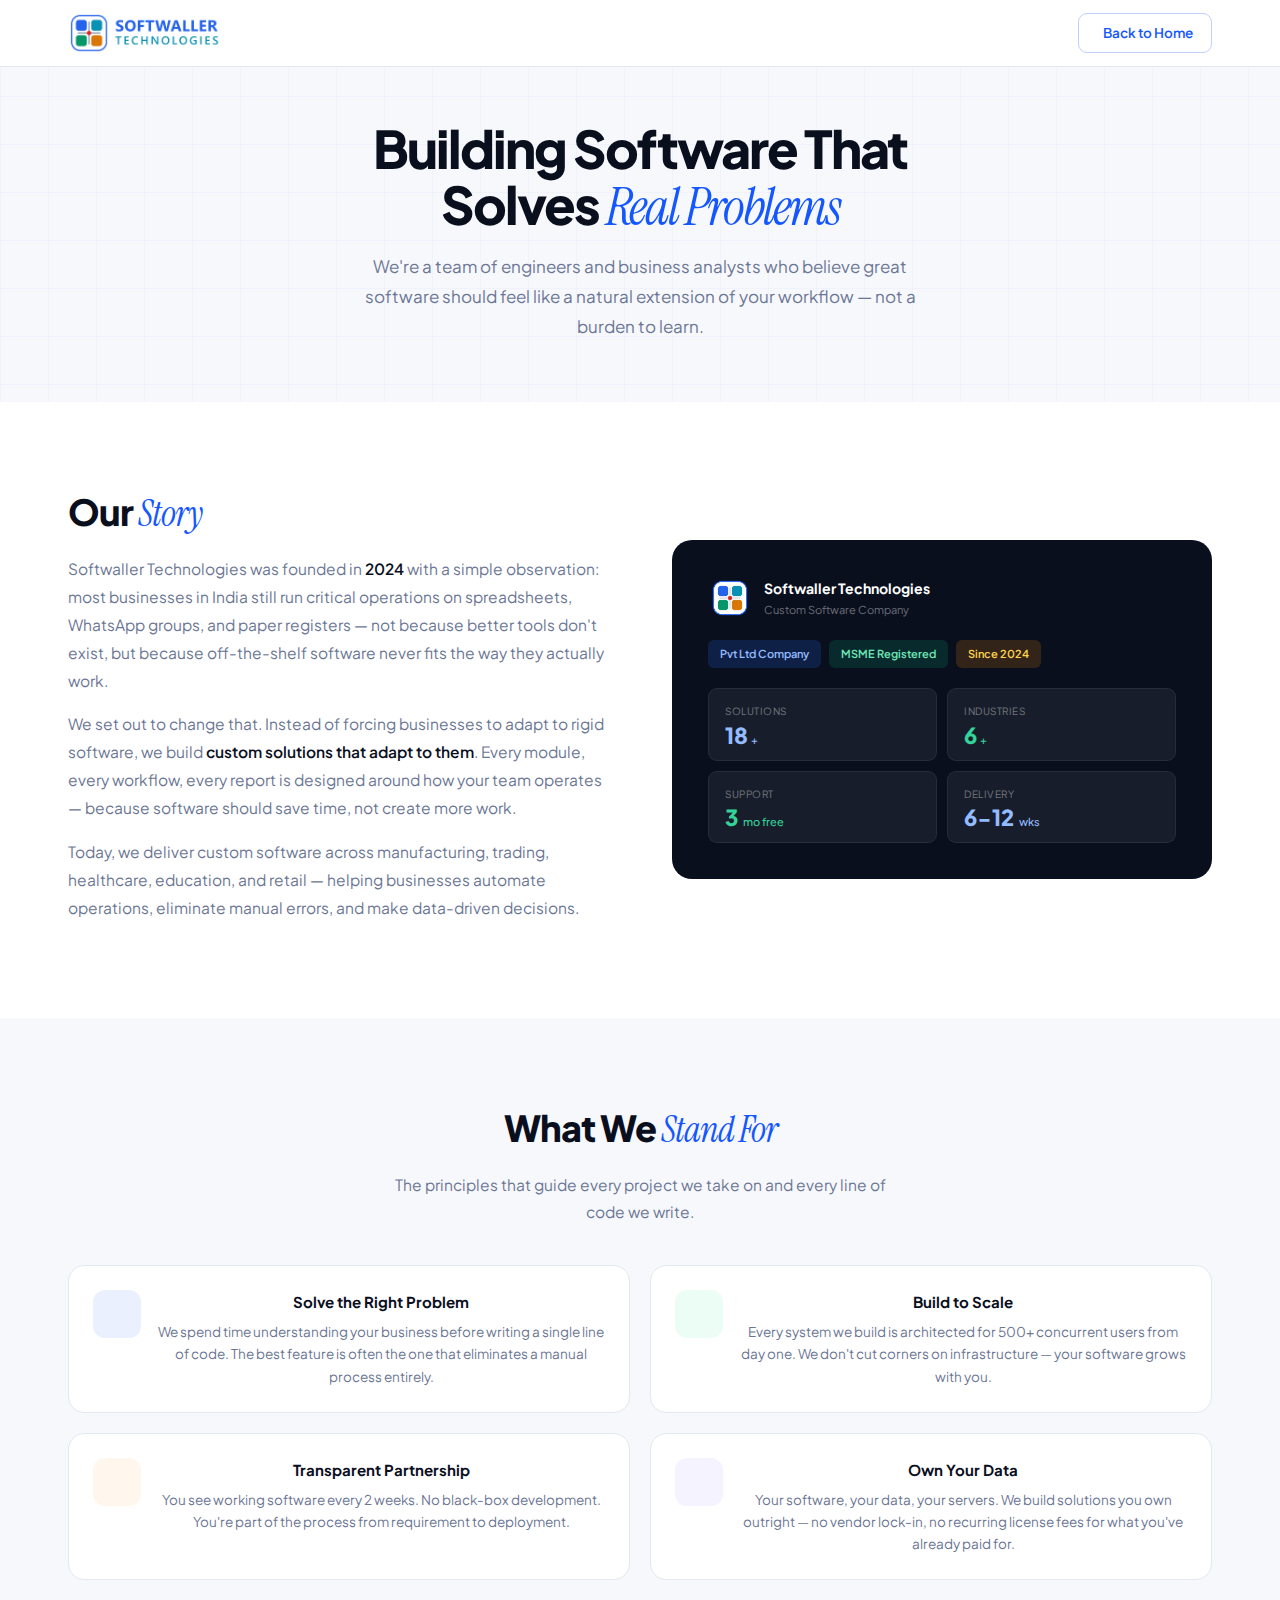
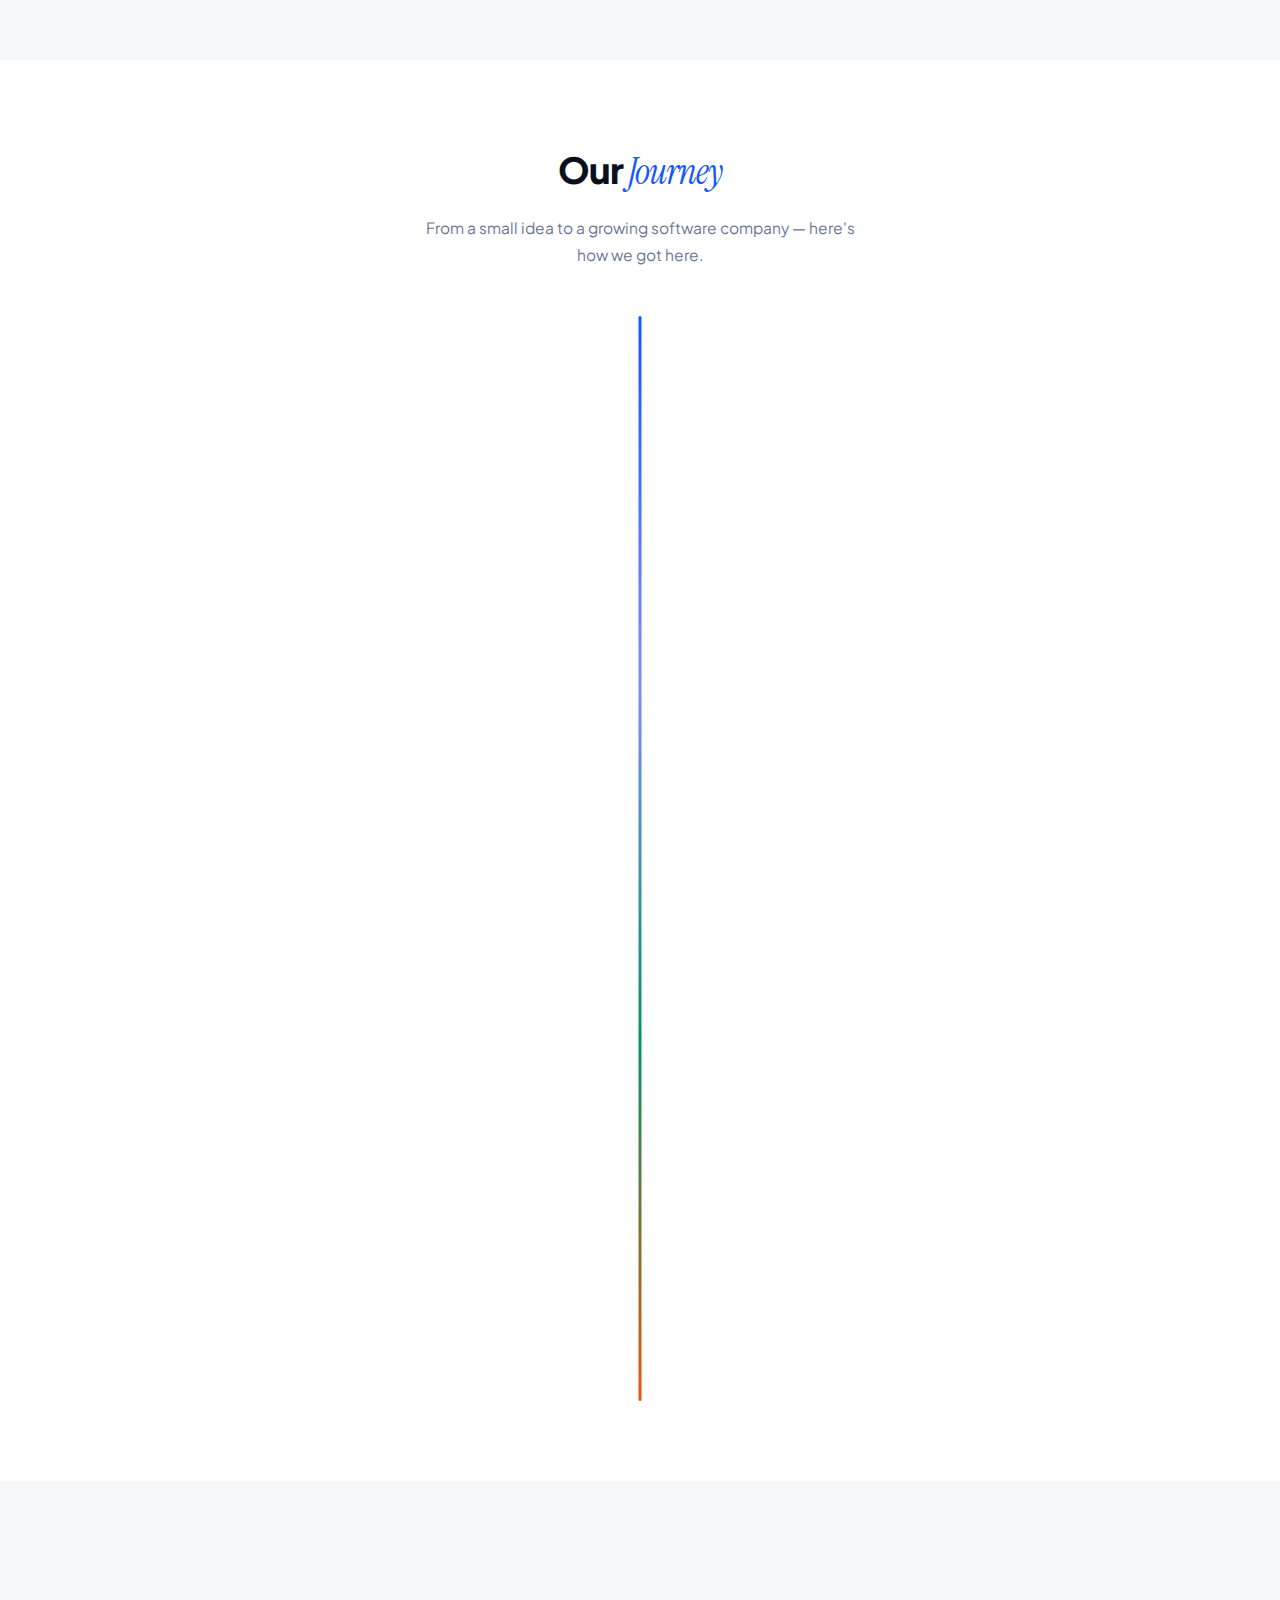
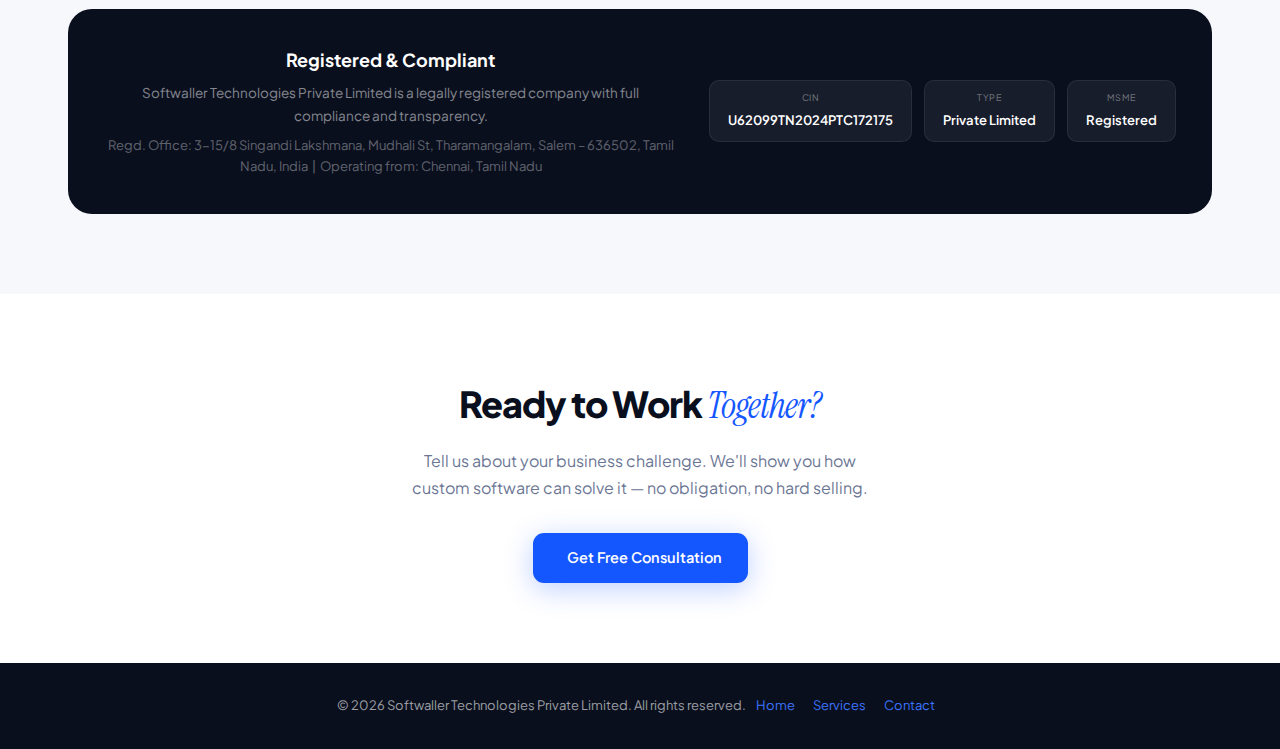
<file: about.html>
<!DOCTYPE html>
<html lang="en">
<head>
<meta charset="UTF-8">
<meta name="viewport" content="width=device-width, initial-scale=1.0">
<title>About Softwaller — Custom Software Development Company</title>
<meta name="description" content="Softwaller Technologies — custom software company founded in 2024. We build CRM, ERP & business software for SMEs and enterprises.">
<meta name="robots" content="index, follow, max-snippet:-1, max-image-preview:large">
<link rel="canonical" href="https://www.softwaller.com/about.html">
<meta property="og:type" content="website">
<meta property="og:url" content="https://www.softwaller.com/about.html">
<meta property="og:title" content="About Softwaller Technologies — Custom Software Company">
<meta property="og:description" content="Custom CRM, ERP & business software development for SMEs and enterprises. Founded 2024 in Chennai.">
<meta property="og:image" content="https://www.softwaller.com/assets/og-image.jpg">
<meta property="og:site_name" content="Softwaller Technologies Private Limited">
<meta property="og:locale" content="en_IN">
<meta name="twitter:card" content="summary_large_image">
<meta name="twitter:site" content="@softwaller">
<meta name="twitter:title" content="About Softwaller Technologies">
<meta name="twitter:description" content="Custom CRM, ERP & business software development for SMEs and enterprises. Founded 2024 in Chennai.">
<meta name="twitter:image" content="https://www.softwaller.com/assets/og-image.jpg">
<meta name="theme-color" content="#1557FF">
<link rel="icon" href="/favicon.ico" sizes="48x48">
<link rel="icon" type="image/png" href="/assets/softwaller-icon-dark.png" sizes="192x192">
<link rel="apple-touch-icon" href="/assets/apple-touch-icon.png">
<link rel="manifest" href="/site.webmanifest">
<link rel="preconnect" href="https://fonts.googleapis.com">
<link rel="preconnect" href="https://fonts.gstatic.com" crossorigin>
<link rel="preconnect" href="https://cdnjs.cloudflare.com" crossorigin>
<link rel="preload" as="style" href="https://fonts.googleapis.com/css2?family=Plus+Jakarta+Sans:wght@400;500;600;700;800&display=swap">
<link href="https://fonts.googleapis.com/css2?family=Plus+Jakarta+Sans:wght@400;500;600;700;800&family=Instrument+Serif:ital@0;1&display=swap" rel="stylesheet">
<link rel="stylesheet" href="https://cdnjs.cloudflare.com/ajax/libs/font-awesome/6.5.1/css/all.min.css" integrity="sha512-DTOQO9RWCH3ppGqcWaEA1BIZOC6xxalwEsw9c2QQeAIftl+Vegovlnee1c9QX4TctnWMn13TZye+giMm8e2LwA==" crossorigin="anonymous" referrerpolicy="no-referrer">
<link rel="stylesheet" href="assets/shared.min.css?v=1.0.3">
<style>
/* About Page Styles */
body{min-height:100vh;display:flex;flex-direction:column}

/* Hero */
.ab-hero{padding:120px 0 60px;background:var(--surf);position:relative;overflow:hidden}
.ab-hero::before{content:'';position:absolute;inset:0;background-image:linear-gradient(rgba(21,87,255,.03) 1px,transparent 1px),linear-gradient(90deg,rgba(21,87,255,.03) 1px,transparent 1px);background-size:48px 48px;pointer-events:none}
.ab-hero-inner{max-width:1200px;margin:0 auto;padding:0 28px;position:relative;z-index:1;text-align:center}
.ab-hero h1{font-size:clamp(32px,4.5vw,52px);font-weight:800;letter-spacing:-2px;line-height:1.08;margin-bottom:16px;color:var(--ink)}
.ab-hero h1 em{font-family:var(--serif);font-style:italic;font-weight:400;color:var(--blue)}
.ab-hero p{font-size:17px;color:var(--muted);max-width:560px;margin:0 auto;line-height:1.75}

/* Section */
.ab-section{padding:80px 0}
.ab-inner{max-width:1200px;margin:0 auto;padding:0 28px}
.ab-section h2{font-size:clamp(24px,3vw,36px);font-weight:800;letter-spacing:-1px;margin-bottom:12px;color:var(--ink)}
.ab-section h2 em{font-family:var(--serif);font-style:italic;font-weight:400;color:var(--blue)}

/* Story */
.ab-story{display:grid;grid-template-columns:1fr 1fr;gap:64px;align-items:center}
.ab-story-text p{font-size:15.5px;color:var(--muted);line-height:1.8;margin-bottom:16px}
.ab-story-text strong{color:var(--ink);font-weight:600}
.ab-stats-row{display:grid;grid-template-columns:repeat(4,1fr);gap:16px;margin-top:32px}
.ab-stat{text-align:center;padding:20px 16px;border:1px solid var(--line);border-radius:var(--r2);background:var(--white);transition:all .25s}
.ab-stat:hover{border-color:var(--blue-br);box-shadow:var(--sh-md);transform:translateY(-2px)}
.ab-stat-n{font-size:28px;font-weight:800;color:var(--ink);letter-spacing:-1px;line-height:1;margin-bottom:4px}
.ab-stat-n span{color:var(--blue)}
.ab-stat-l{font-size:11.5px;color:var(--muted);font-weight:500}

/* Visual card on right */
.ab-visual{background:var(--ink);border-radius:20px;padding:36px;display:flex;flex-direction:column;gap:20px}
.ab-vis-head{display:flex;align-items:center;gap:12px}
.ab-vis-logo{width:44px;height:44px;border-radius:11px;background:var(--blue);display:flex;align-items:center;justify-content:center;font-size:16px;font-weight:800;color:#fff}
.ab-vis-info .ab-vis-name{font-size:14px;font-weight:700;color:#fff}
.ab-vis-info .ab-vis-sub{font-size:11px;color:rgba(255,255,255,.4)}
.ab-vis-badges{display:flex;gap:8px;flex-wrap:wrap}
.ab-badge{font-size:11px;font-weight:600;padding:5px 12px;border-radius:6px}
.ab-badge.b1{background:rgba(37,99,235,.2);color:#93BBFF}
.ab-badge.b2{background:rgba(5,150,105,.2);color:#6EE7B7}
.ab-badge.b3{background:rgba(217,119,6,.2);color:#FCD34D}
.ab-vis-metrics{display:grid;grid-template-columns:1fr 1fr;gap:10px}
.ab-vis-metric{background:rgba(255,255,255,.06);border:1px solid rgba(255,255,255,.07);border-radius:9px;padding:14px 16px}
.ab-vm-l{font-size:10px;color:rgba(255,255,255,.4);text-transform:uppercase;letter-spacing:.5px;margin-bottom:4px}
.ab-vm-v{font-size:22px;font-weight:800;color:#fff;line-height:1}
.ab-vm-v small{font-size:11px;font-weight:500;margin-left:3px}
.ab-vm-g{color:#34D399}
.ab-vm-b{color:#93BBFF}

/* Values */
.ab-values-grid{display:grid;grid-template-columns:repeat(2,1fr);gap:20px;margin-top:40px}
.ab-value{display:flex;gap:16px;align-items:flex-start;padding:24px;border:1px solid var(--line);border-radius:var(--r2);background:var(--white);transition:all .25s}
.ab-value:hover{border-color:var(--blue-br);box-shadow:var(--sh-md);transform:translateY(-2px)}
.ab-val-icon{width:48px;height:48px;border-radius:12px;display:flex;align-items:center;justify-content:center;font-size:20px;flex-shrink:0}
.ab-val-title{font-size:15px;font-weight:700;color:var(--ink);margin-bottom:6px}
.ab-val-desc{font-size:13.5px;color:var(--muted);line-height:1.65}

/* Timeline */
.ab-timeline{max-width:900px;margin:48px auto 0;position:relative;padding:0}
.ab-timeline::before{content:'';position:absolute;left:50%;top:0;bottom:0;width:3px;background:linear-gradient(180deg,var(--blue),#818CF8,var(--green),var(--orange));border-radius:3px;transform:translateX(-50%)}
.ab-tl-item{position:relative;display:flex;align-items:flex-start;padding-bottom:48px;width:100%;opacity:0;transform:translateY(24px);transition:opacity .5s ease,transform .5s ease}
.ab-tl-item:last-child{padding-bottom:0}
.ab-tl-item.tl-visible{opacity:1;transform:translateY(0)}
.ab-tl-item:nth-child(2){transition-delay:.1s}
.ab-tl-item:nth-child(3){transition-delay:.2s}
.ab-tl-item:nth-child(4){transition-delay:.3s}
.ab-tl-item:nth-child(odd){flex-direction:row-reverse;text-align:right}
.ab-tl-item:nth-child(even){text-align:left}
.ab-tl-content{width:calc(50% - 40px);padding:24px 28px;border:1px solid var(--line);border-radius:16px;background:var(--white);box-shadow:0 2px 12px rgba(0,0,0,.04);transition:all .35s cubic-bezier(.4,0,.2,1);position:relative}
.ab-tl-content:hover{border-color:var(--blue-br);box-shadow:0 8px 30px rgba(37,99,235,.1);transform:translateY(-4px)}
.ab-tl-item:nth-child(odd) .ab-tl-content{margin-right:auto}
.ab-tl-item:nth-child(even) .ab-tl-content{margin-left:auto}
.ab-tl-dot{position:absolute;left:50%;top:28px;width:18px;height:18px;border-radius:50%;border:3px solid var(--blue);background:var(--white);z-index:2;transform:translateX(-50%);transition:all .3s}
.ab-tl-item:hover .ab-tl-dot{transform:translateX(-50%) scale(1.3);box-shadow:0 0 0 6px rgba(37,99,235,.15)}
.ab-tl-item:first-child .ab-tl-dot{background:var(--blue);box-shadow:0 0 0 5px rgba(37,99,235,.2)}
.ab-tl-item:nth-child(2) .ab-tl-dot{border-color:#818CF8}
.ab-tl-item:nth-child(3) .ab-tl-dot{border-color:var(--green)}
.ab-tl-item:nth-child(4) .ab-tl-dot{border-color:var(--orange)}
.ab-tl-icon{width:44px;height:44px;border-radius:12px;display:flex;align-items:center;justify-content:center;font-size:18px;margin-bottom:14px}
.ab-tl-item:nth-child(odd) .ab-tl-icon{margin-left:auto}
.ab-tl-item:nth-child(1) .ab-tl-icon{background:var(--blue-bg);color:var(--blue)}
.ab-tl-item:nth-child(2) .ab-tl-icon{background:rgba(129,140,248,.12);color:#818CF8}
.ab-tl-item:nth-child(3) .ab-tl-icon{background:var(--green-bg);color:var(--green)}
.ab-tl-item:nth-child(4) .ab-tl-icon{background:var(--orange-bg);color:var(--orange)}
.ab-tl-year{font-size:11.5px;font-weight:700;text-transform:uppercase;letter-spacing:1px;margin-bottom:6px;display:inline-block;padding:3px 10px;border-radius:6px}
.ab-tl-item:nth-child(1) .ab-tl-year{background:var(--blue-bg);color:var(--blue)}
.ab-tl-item:nth-child(2) .ab-tl-year{background:rgba(129,140,248,.12);color:#818CF8}
.ab-tl-item:nth-child(3) .ab-tl-year{background:var(--green-bg);color:var(--green)}
.ab-tl-item:nth-child(4) .ab-tl-year{background:var(--orange-bg);color:var(--orange)}
.ab-tl-title{font-size:17px;font-weight:700;color:var(--ink);margin-bottom:8px;line-height:1.3}
.ab-tl-desc{font-size:13.5px;color:var(--muted);line-height:1.7}

/* Team */
.ab-team-grid{display:grid;grid-template-columns:repeat(4,1fr);gap:20px;margin-top:40px}
.ab-member{text-align:center;padding:28px 20px;border:1px solid var(--line);border-radius:var(--r2);background:var(--white);transition:all .25s}
.ab-member:hover{border-color:var(--blue-br);box-shadow:var(--sh-md);transform:translateY(-3px)}
.ab-member-av{width:72px;height:72px;border-radius:50%;display:flex;align-items:center;justify-content:center;font-size:22px;font-weight:700;color:#fff;margin:0 auto 14px}
.ab-member-name{font-size:15px;font-weight:700;color:var(--ink);margin-bottom:2px}
.ab-member-role{font-size:12.5px;color:var(--muted)}

/* Registration */
.ab-reg{background:var(--ink);border-radius:var(--r3);padding:36px;margin-top:48px;display:flex;align-items:center;justify-content:space-between;gap:32px;flex-wrap:wrap}
.ab-reg-info{flex:1;min-width:240px}
.ab-reg-title{font-size:18px;font-weight:700;color:#fff;margin-bottom:8px}
.ab-reg-desc{font-size:13.5px;color:rgba(255,255,255,.5);line-height:1.65}
.ab-reg-badges{display:flex;gap:12px;flex-wrap:wrap}
.ab-reg-badge{padding:10px 18px;border-radius:10px;background:rgba(255,255,255,.06);border:1px solid rgba(255,255,255,.08);text-align:center}
.ab-reg-badge-label{font-size:9px;color:rgba(255,255,255,.4);text-transform:uppercase;letter-spacing:.5px;margin-bottom:4px}
.ab-reg-badge-val{font-size:13px;font-weight:600;color:#fff}

/* CTA */
.ab-cta{padding:80px 0;text-align:center}
.ab-cta-inner{max-width:1200px;margin:0 auto;padding:0 28px}
.ab-cta h2{font-size:clamp(24px,3vw,36px);font-weight:800;margin-bottom:12px;letter-spacing:-1px;color:var(--ink)}
.ab-cta h2 em{font-family:var(--serif);font-style:italic;font-weight:400;color:var(--blue)}
.ab-cta p{font-size:16px;color:var(--muted);margin-bottom:32px;max-width:480px;margin-left:auto;margin-right:auto;line-height:1.7}

/* Responsive */
@media(max-width:1024px){
  .ab-story{grid-template-columns:1fr;gap:40px}
  .ab-visual{order:-1}
  .ab-team-grid{grid-template-columns:repeat(2,1fr)}
}
@media(max-width:768px){
  .ab-hero{padding:100px 0 40px}
  .ab-stats-row{grid-template-columns:1fr 1fr}
  .ab-values-grid{grid-template-columns:1fr}
  .ab-team-grid{grid-template-columns:1fr 1fr}
  .ab-reg{flex-direction:column;text-align:center}
  .ab-reg-badges{justify-content:center}
  .ab-timeline::before{left:20px}
  .ab-tl-item,.ab-tl-item:nth-child(odd){flex-direction:column;text-align:left;padding-left:52px}
  .ab-tl-content{width:100%!important;margin:0!important}
  .ab-tl-dot{left:20px!important;top:28px;transform:translateX(-50%)}
  .ab-tl-item:hover .ab-tl-dot{transform:translateX(-50%) scale(1.3)}
  .ab-tl-item:nth-child(odd) .ab-tl-icon{margin-left:0}
}
@media(max-width:480px){
  .ab-team-grid{grid-template-columns:1fr}
}
</style>
<!-- GA4 — loaded conditionally based on cookie consent -->
<script>
if(localStorage.getItem('sw_cookie')==='accepted'){
  var s=document.createElement('script');s.async=true;s.src='https://www.googletagmanager.com/gtag/js?id=G-EXWE1WLTVE';document.head.appendChild(s);
  window.dataLayer=window.dataLayer||[];function gtag(){dataLayer.push(arguments)}gtag('js',new Date());gtag('config','G-EXWE1WLTVE');
  (function(c,l,a,r,i,t,y){c[a]=c[a]||function(){(c[a].q=c[a].q||[]).push(arguments)};t=l.createElement(r);t.async=1;t.src="https://www.clarity.ms/tag/"+i;y=l.getElementsByTagName(r)[0];y.parentNode.insertBefore(t,y)})(window,document,"clarity","script","w3ftuv8jjc");
}
</script>
<script type="application/ld+json">
{
  "@context":"https://schema.org",
  "@type":"AboutPage",
  "name":"About Softwaller Technologies",
  "description":"Custom software development company founded in 2024, building CRM, ERP & business solutions.",
  "url":"https://www.softwaller.com/about.html",
  "mainEntity":{
    "@type":"Organization",
    "name":"Softwaller Technologies Private Limited",
    "url":"https://www.softwaller.com",
    "foundingDate":"2024",
    "taxID":"U62099TN2024PTC172175",
    "address":{"@type":"PostalAddress","streetAddress":"3-15/8 Singandi Lakshmana, Mudhali St, Tharamangalam","addressLocality":"Salem","addressRegion":"Tamil Nadu","postalCode":"636502","addressCountry":"IN"}
  }
}
</script>
<script type="application/ld+json">{"@context":"https://schema.org","@type":"BreadcrumbList","itemListElement":[{"@type":"ListItem","position":1,"name":"Home","item":"https://www.softwaller.com/"},{"@type":"ListItem","position":2,"name":"About Us"}]}</script>
</head>
<body>
<a href="#main" class="skip-link">Skip to main content</a>

<nav class="pnav">
  <div class="pnav-inner">
    <a href="./" class="pnav-logo">
      <img src="assets/softwaller-technologies-logo-light.webp" alt="Softwaller Technologies - Custom CRM, ERP & Business Software" height="42" width="210" fetchpriority="high">
    </a>
    <a href="./" class="pnav-back"><i class="fa-solid fa-arrow-left"></i> Back to Home</a>
  </div>
</nav>

<main id="main">

<!-- Hero -->
<section class="ab-hero">
  <div class="ab-hero-inner">
    <h1>Building Software That<br>Solves <em>Real Problems</em></h1>
    <p>We're a team of engineers and business analysts who believe great software should feel like a natural extension of your workflow — not a burden to learn.</p>
  </div>
</section>

<!-- Our Story -->
<section class="ab-section" style="background:var(--white)">
  <div class="ab-inner">
    <div class="ab-story">
      <div class="ab-story-text">
        <h2>Our <em>Story</em></h2>
        <p>Softwaller Technologies was founded in <strong>2024</strong> with a simple observation: most businesses in India still run critical operations on spreadsheets, WhatsApp groups, and paper registers — not because better tools don't exist, but because off-the-shelf software never fits the way they actually work.</p>
        <p>We set out to change that. Instead of forcing businesses to adapt to rigid software, we build <strong>custom solutions that adapt to them</strong>. Every module, every workflow, every report is designed around how your team operates — because software should save time, not create more work.</p>
        <p>Today, we deliver custom software across manufacturing, trading, healthcare, education, and retail — helping businesses automate operations, eliminate manual errors, and make data-driven decisions.</p>
      </div>
      <div class="ab-visual">
        <div class="ab-vis-head">
          <div class="ab-vis-logo" style="background:none;padding:0"><img src="assets/softwaller-icon-light.webp" alt="Softwaller" width="36" height="36" style="border-radius:8px"></div>
          <div class="ab-vis-info">
            <div class="ab-vis-name">Softwaller Technologies</div>
            <div class="ab-vis-sub">Custom Software Company</div>
          </div>
        </div>
        <div class="ab-vis-badges">
          <span class="ab-badge b1">Pvt Ltd Company</span>
          <span class="ab-badge b2">MSME Registered</span>
          <span class="ab-badge b3">Since 2024</span>
        </div>
        <div class="ab-vis-metrics">
          <div class="ab-vis-metric">
            <div class="ab-vm-l">Solutions</div>
            <div class="ab-vm-v ab-vm-b">18<small>+</small></div>
          </div>
          <div class="ab-vis-metric">
            <div class="ab-vm-l">Industries</div>
            <div class="ab-vm-v ab-vm-g">6<small>+</small></div>
          </div>
          <div class="ab-vis-metric">
            <div class="ab-vm-l">Support</div>
            <div class="ab-vm-v ab-vm-g">3<small> mo free</small></div>
          </div>
          <div class="ab-vis-metric">
            <div class="ab-vm-l">Delivery</div>
            <div class="ab-vm-v ab-vm-b">6-12<small> wks</small></div>
          </div>
        </div>
      </div>
    </div>
  </div>
</section>

<!-- Values -->
<section class="ab-section" style="background:var(--surf)">
  <div class="ab-inner" style="text-align:center">
    <h2>What We <em>Stand For</em></h2>
    <p style="font-size:15.5px;color:var(--muted);max-width:500px;margin:0 auto;line-height:1.75">The principles that guide every project we take on and every line of code we write.</p>
    <div class="ab-values-grid">
      <div class="ab-value">
        <div class="ab-val-icon" style="background:var(--blue-bg);color:var(--blue)"><i class="fa-solid fa-bullseye"></i></div>
        <div>
          <div class="ab-val-title">Solve the Right Problem</div>
          <div class="ab-val-desc">We spend time understanding your business before writing a single line of code. The best feature is often the one that eliminates a manual process entirely.</div>
        </div>
      </div>
      <div class="ab-value">
        <div class="ab-val-icon" style="background:var(--green-bg);color:var(--green)"><i class="fa-solid fa-arrow-up-right-dots"></i></div>
        <div>
          <div class="ab-val-title">Build to Scale</div>
          <div class="ab-val-desc">Every system we build is architected for 500+ concurrent users from day one. We don't cut corners on infrastructure — your software grows with you.</div>
        </div>
      </div>
      <div class="ab-value">
        <div class="ab-val-icon" style="background:var(--orange-bg);color:var(--orange)"><i class="fa-solid fa-handshake"></i></div>
        <div>
          <div class="ab-val-title">Transparent Partnership</div>
          <div class="ab-val-desc">You see working software every 2 weeks. No black-box development. You're part of the process from requirement to deployment.</div>
        </div>
      </div>
      <div class="ab-value">
        <div class="ab-val-icon" style="background:var(--purple-bg);color:var(--purple)"><i class="fa-solid fa-shield-halved"></i></div>
        <div>
          <div class="ab-val-title">Own Your Data</div>
          <div class="ab-val-desc">Your software, your data, your servers. We build solutions you own outright — no vendor lock-in, no recurring license fees for what you've already paid for.</div>
        </div>
      </div>
    </div>
  </div>
</section>

<!-- Journey -->
<section class="ab-section" style="background:var(--white)">
  <div class="ab-inner" style="text-align:center">
    <h2>Our <em>Journey</em></h2>
    <p style="font-size:15.5px;color:var(--muted);max-width:460px;margin:0 auto;line-height:1.75">From a small idea to a growing software company — here's how we got here.</p>
    <div class="ab-timeline">
      <div class="ab-tl-item">
        <div class="ab-tl-dot"></div>
        <div class="ab-tl-content">
          <div class="ab-tl-icon"><i class="fa-solid fa-flag"></i></div>
          <div class="ab-tl-year">2024 — Founded</div>
          <div class="ab-tl-title">Softwaller Technologies Incorporated</div>
          <div class="ab-tl-desc">Registered as a Private Limited company in Tamil Nadu. Started with CRM and inventory management projects for local businesses.</div>
        </div>
      </div>
      <div class="ab-tl-item">
        <div class="ab-tl-dot"></div>
        <div class="ab-tl-content">
          <div class="ab-tl-icon"><i class="fa-solid fa-trophy"></i></div>
          <div class="ab-tl-year">2024 — First Milestones</div>
          <div class="ab-tl-title">First Projects Delivered</div>
          <div class="ab-tl-desc">Expanded into ERP, HR payroll, and GST billing. Built strong client relationships from the start.</div>
        </div>
      </div>
      <div class="ab-tl-item">
        <div class="ab-tl-dot"></div>
        <div class="ab-tl-content">
          <div class="ab-tl-icon"><i class="fa-solid fa-rocket"></i></div>
          <div class="ab-tl-year">2025 — Scaling Up</div>
          <div class="ab-tl-title">Expanding Across Industries</div>
          <div class="ab-tl-desc">Launched warehouse management, WhatsApp automation, and field service modules. Built mobile apps with .NET MAUI.</div>
        </div>
      </div>
      <div class="ab-tl-item">
        <div class="ab-tl-dot"></div>
        <div class="ab-tl-content">
          <div class="ab-tl-icon"><i class="fa-solid fa-star"></i></div>
          <div class="ab-tl-year">2026 — Today</div>
          <div class="ab-tl-title">Growing Platform & Solutions</div>
          <div class="ab-tl-desc">Full-stack business software platform covering CRM, ERP, inventory, HR, billing, e-commerce, and more. Growing team, growing impact.</div>
        </div>
      </div>
    </div>
  </div>
</section>

<!-- Registration Info -->
<section class="ab-section" style="background:var(--surf)">
  <div class="ab-inner" style="text-align:center">
    <!-- Registration Info -->
    <div class="ab-reg">
      <div class="ab-reg-info">
        <div class="ab-reg-title">Registered &amp; Compliant</div>
        <div class="ab-reg-desc">Softwaller Technologies Private Limited is a legally registered company with full compliance and transparency.</div>
        <div class="ab-reg-desc" style="font-size:13px;margin-top:8px;opacity:.7">Regd. Office: 3-15/8 Singandi Lakshmana, Mudhali St, Tharamangalam, Salem &ndash; 636502, Tamil Nadu, India &nbsp;|&nbsp; Operating from: Chennai, Tamil Nadu</div>
      </div>
      <div class="ab-reg-badges">
        <div class="ab-reg-badge">
          <div class="ab-reg-badge-label">CIN</div>
          <div class="ab-reg-badge-val">U62099TN2024PTC172175</div>
        </div>
        <div class="ab-reg-badge">
          <div class="ab-reg-badge-label">Type</div>
          <div class="ab-reg-badge-val">Private Limited</div>
        </div>
        <div class="ab-reg-badge">
          <div class="ab-reg-badge-label">MSME</div>
          <div class="ab-reg-badge-val">Registered</div>
        </div>
      </div>
    </div>
  </div>
</section>

<!-- CTA -->
<section class="ab-cta">
  <div class="ab-cta-inner">
    <h2>Ready to Work <em>Together?</em></h2>
    <p>Tell us about your business challenge. We'll show you how custom software can solve it — no obligation, no hard selling.</p>
    <a href="./#contact" class="btn-primary"><i class="fa-solid fa-paper-plane"></i> Get Free Consultation</a>
  </div>
</section>

</main>

<script>
// Timeline scroll reveal
(function(){
  var items=document.querySelectorAll('.ab-tl-item');
  if(!items.length)return;
  if('IntersectionObserver' in window){
    var obs=new IntersectionObserver(function(entries){
      entries.forEach(function(e){if(e.isIntersecting){e.target.classList.add('tl-visible');obs.unobserve(e.target)}});
    },{threshold:0.15});
    items.forEach(function(el){obs.observe(el)});
  }else{items.forEach(function(el){el.classList.add('tl-visible')})}
})();
</script>

<footer class="pfooter">
  <div>&copy; 2026 Softwaller Technologies Private Limited. All rights reserved. <a href="./">Home</a> <a href="./#services">Services</a> <a href="./#contact">Contact</a></div>
</footer>

<!--Start of Tawk.to Script — loaded only if cookie consent accepted-->
<script>
if(localStorage.getItem('sw_cookie')==='accepted'){
  var Tawk_API=Tawk_API||{},Tawk_LoadStart=new Date();
  var s1=document.createElement("script");s1.async=true;
  s1.src='https://embed.tawk.to/69c94e34d2d96c1c3cdc0170/1jkt5ivim';
  s1.charset='UTF-8';s1.setAttribute('crossorigin','*');
  document.head.appendChild(s1);
}
</script>
<!--End of Tawk.to Script-->

</body>
</html>
</file>
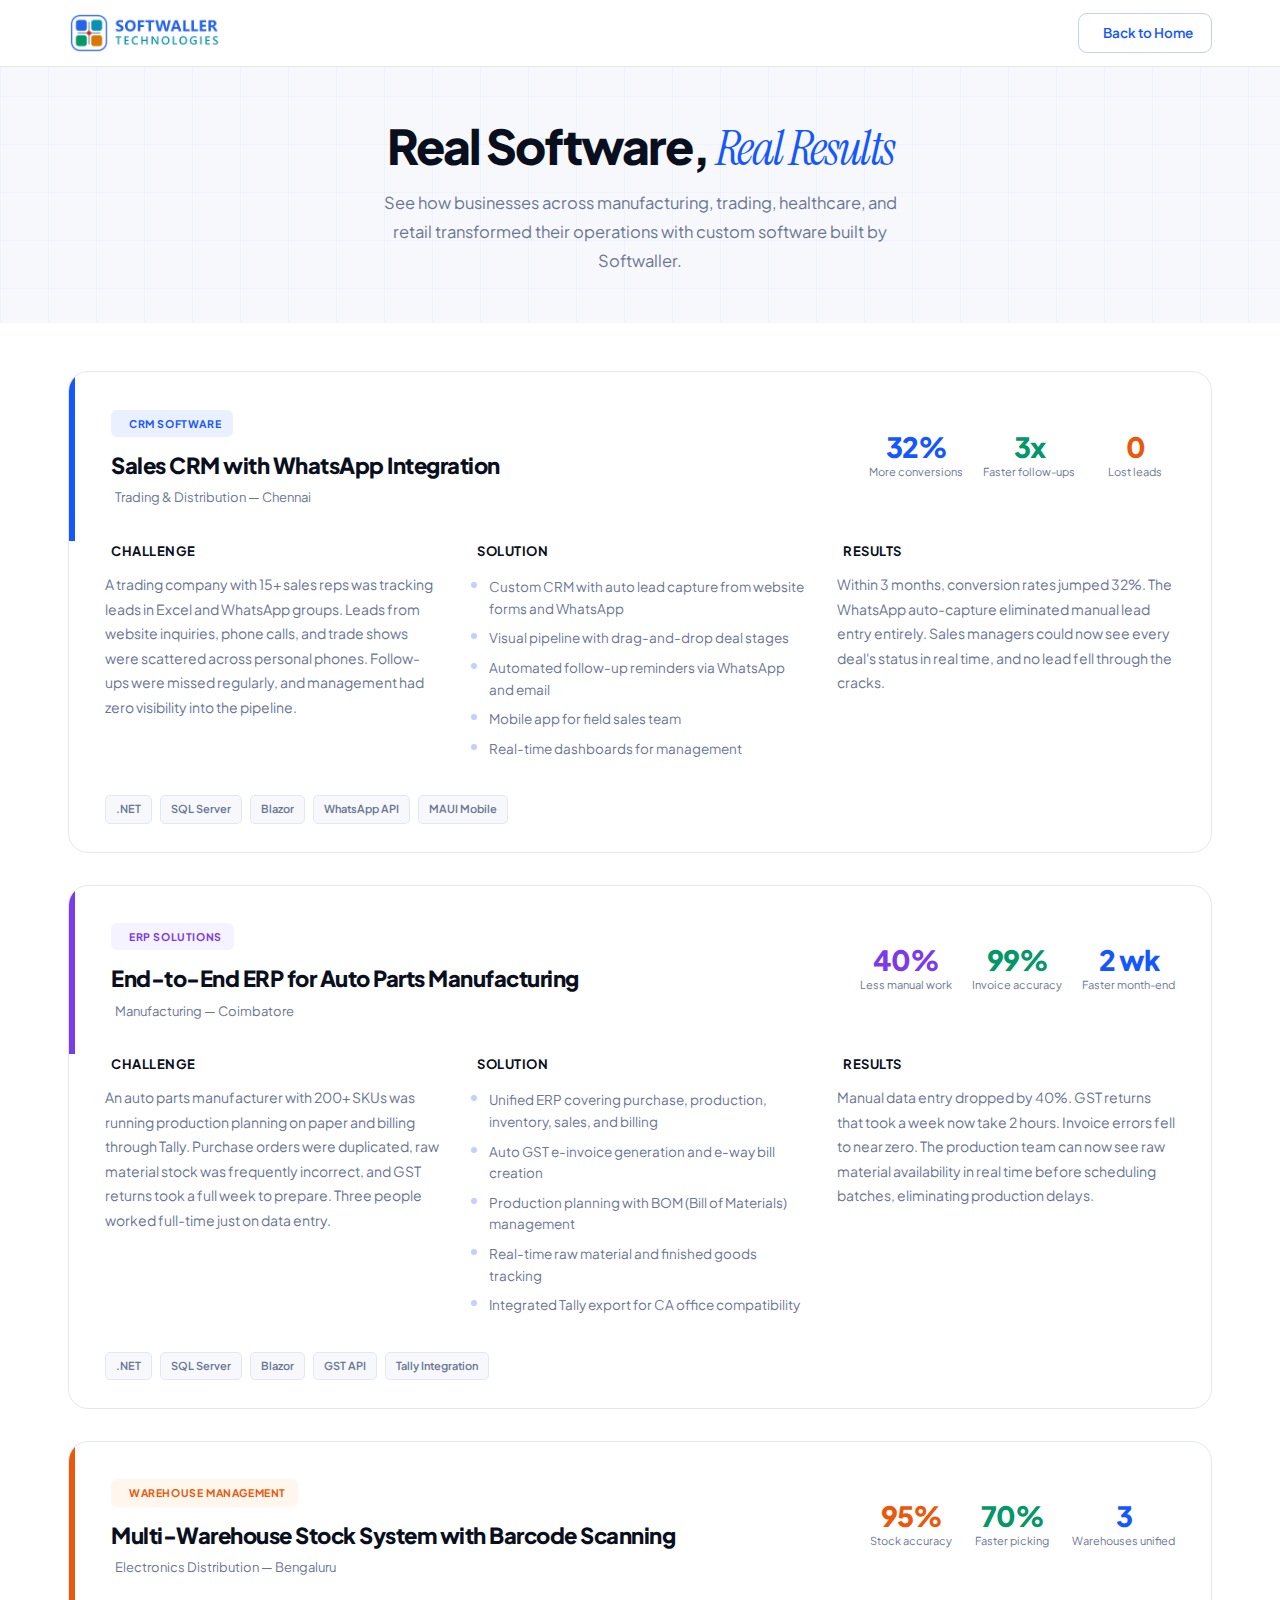
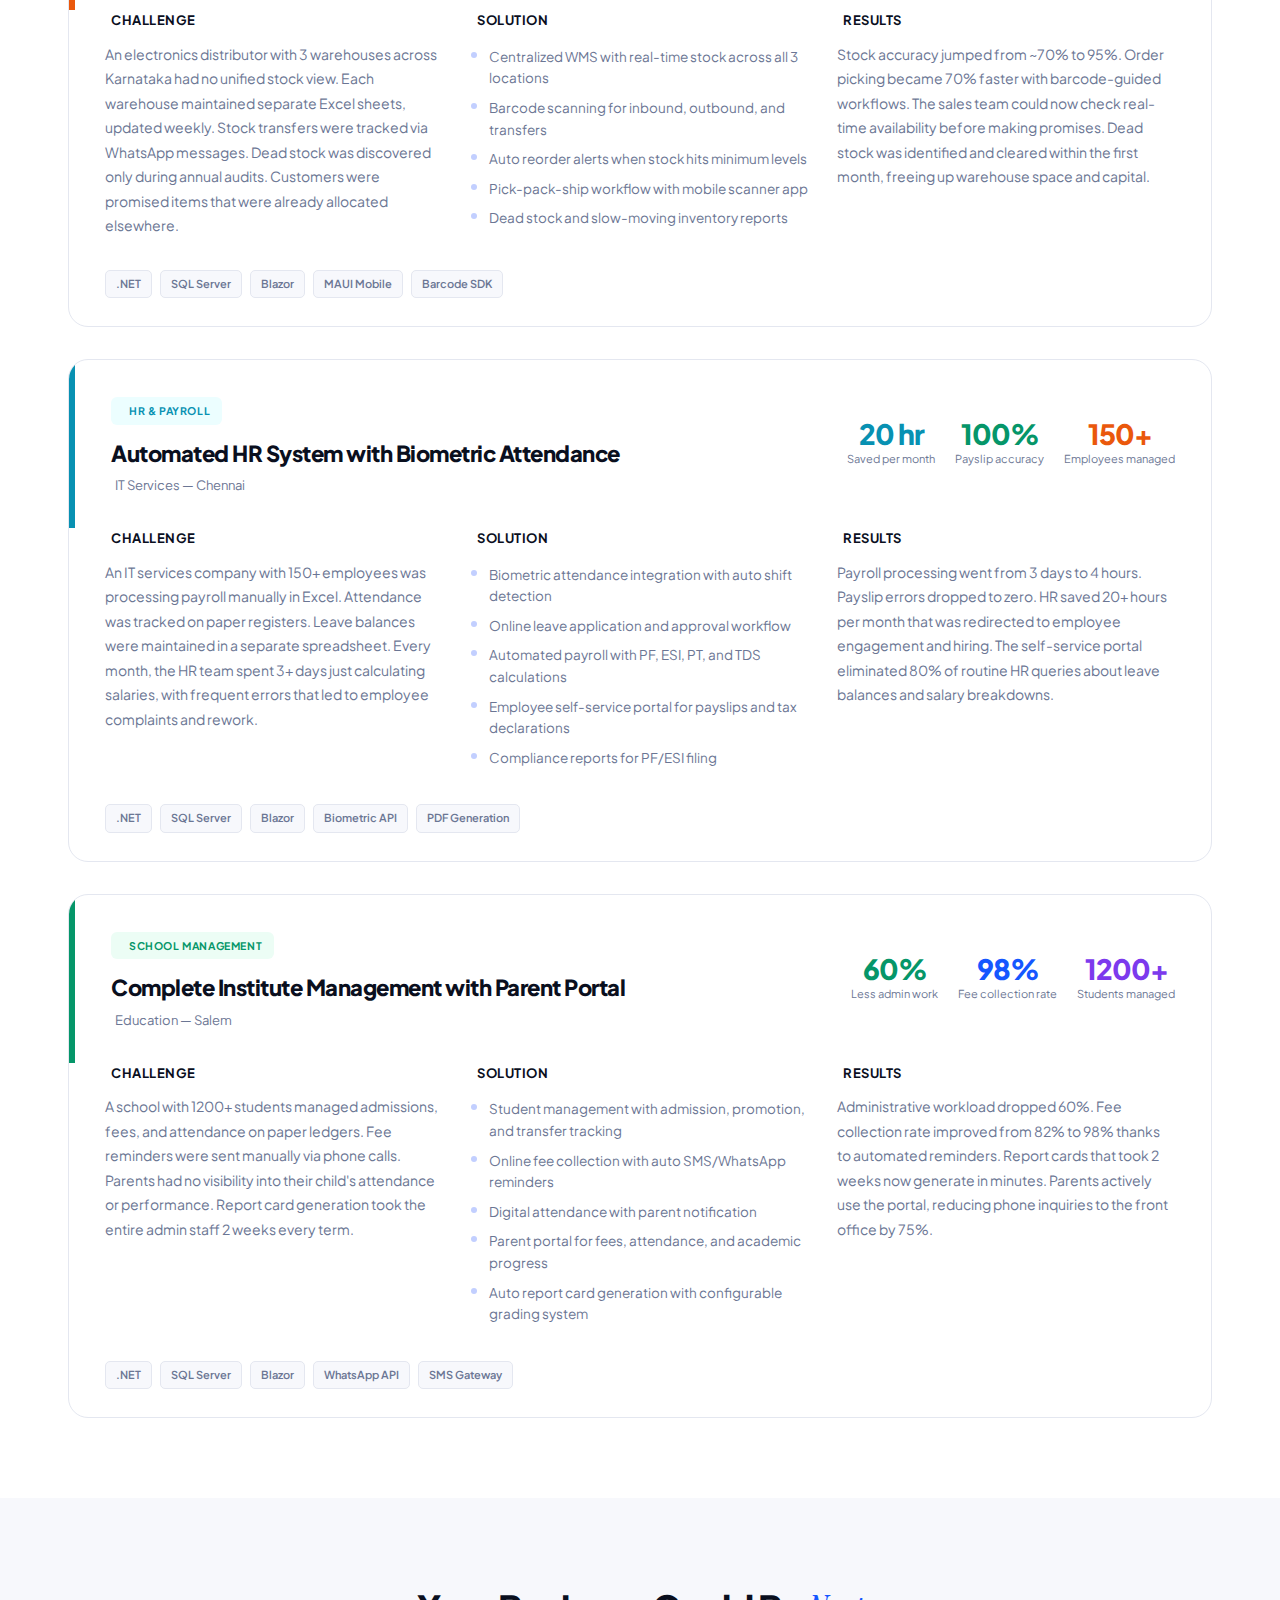
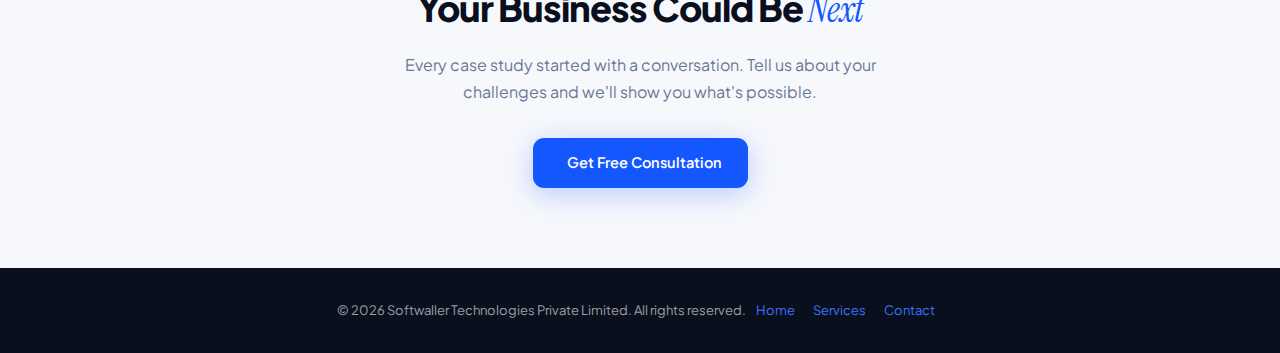
<file: case-studies.html>
<!DOCTYPE html>
<html lang="en">
<head>
<meta charset="UTF-8">
<meta name="viewport" content="width=device-width, initial-scale=1.0">
<title>Case Studies — Softwaller Technologies</title>
<meta name="description" content="Real results from real businesses. See how Softwaller's custom CRM, ERP, and business software helped companies automate operations and grow revenue.">
<meta name="robots" content="index, follow, max-snippet:-1, max-image-preview:large">
<link rel="canonical" href="https://www.softwaller.com/case-studies.html">
<meta property="og:type" content="website">
<meta property="og:url" content="https://www.softwaller.com/case-studies.html">
<meta property="og:title" content="Case Studies — Custom Software Success Stories">
<meta property="og:description" content="Real results from real businesses. See how custom CRM, ERP & business software helped companies automate and grow.">
<meta property="og:image" content="https://www.softwaller.com/assets/og-image.jpg">
<meta property="og:site_name" content="Softwaller Technologies Private Limited">
<meta name="twitter:card" content="summary_large_image">
<meta name="twitter:title" content="Case Studies — Softwaller Technologies">
<meta name="twitter:description" content="Real results from real businesses. Custom software success stories.">
<link rel="icon" type="image/svg+xml" href="data:image/svg+xml,%3Csvg xmlns='http://www.w3.org/2000/svg' viewBox='0 0 32 32'%3E%3Crect x='1' y='1' width='30' height='30' rx='7' fill='%23070D1A' stroke='%232563EB' stroke-width='1'/%3E%3Cline x1='16' y1='7' x2='16' y2='25' stroke='%2364748B' stroke-width='.8'/%3E%3Cline x1='7' y1='16' x2='25' y2='16' stroke='%2364748B' stroke-width='.8'/%3E%3Crect x='5' y='5' width='9' height='9' rx='2.5' fill='%232563EB'/%3E%3Crect x='18' y='5' width='9' height='9' rx='2.5' fill='%230891B2'/%3E%3Crect x='5' y='18' width='9' height='9' rx='2.5' fill='%23059669'/%3E%3Crect x='18' y='18' width='9' height='9' rx='2.5' fill='%23D97706'/%3E%3Ccircle cx='16' cy='16' r='2' fill='%23DC2626'/%3E%3C/svg%3E">
<link rel="preconnect" href="https://fonts.googleapis.com">
<link rel="preload" as="style" href="https://fonts.googleapis.com/css2?family=Plus+Jakarta+Sans:wght@400;500;600;700;800&display=swap">
<link href="https://fonts.googleapis.com/css2?family=Plus+Jakarta+Sans:wght@400;500;600;700;800&family=Instrument+Serif:ital@0;1&display=swap" rel="stylesheet">
<link rel="stylesheet" href="https://cdnjs.cloudflare.com/ajax/libs/font-awesome/6.5.1/css/all.min.css" integrity="sha512-DTOQO9RWCH3ppGqcWaEA1BIZOC6xxalwEsw9c2QQeAIftl+Vegovlnee1c9QX4TctnWMn13TZye+giMm8e2LwA==" crossorigin="anonymous" referrerpolicy="no-referrer">
<link rel="stylesheet" href="assets/shared.css">
<style>
body{min-height:100vh;display:flex;flex-direction:column}
.cs-hero{padding:120px 0 48px;background:var(--surf);text-align:center;position:relative;overflow:hidden}
.cs-hero::before{content:'';position:absolute;inset:0;background-image:linear-gradient(rgba(21,87,255,.03) 1px,transparent 1px),linear-gradient(90deg,rgba(21,87,255,.03) 1px,transparent 1px);background-size:48px 48px;pointer-events:none}
.cs-hero-inner{max-width:1200px;margin:0 auto;padding:0 28px;position:relative;z-index:1}
.cs-hero h1{font-size:clamp(32px,4.5vw,48px);font-weight:800;letter-spacing:-2px;line-height:1.08;margin-bottom:14px;color:var(--ink)}
.cs-hero h1 em{font-family:'Instrument Serif',serif;font-style:italic;font-weight:400;color:var(--blue)}
.cs-hero p{font-size:16.5px;color:var(--muted);max-width:520px;margin:0 auto;line-height:1.75}
.cs-list{max-width:1200px;margin:0 auto;padding:48px 28px 80px;display:flex;flex-direction:column;gap:32px}
.cs-card{background:var(--white);border:1px solid var(--line);border-radius:20px;overflow:hidden;transition:box-shadow .25s}
.cs-card:hover{box-shadow:0 12px 40px rgba(10,15,30,.1)}
.cs-card-top{display:flex;align-items:stretch}
.cs-card-color{width:6px;flex-shrink:0}
.cs-card-header{flex:1;padding:32px 36px;display:flex;align-items:center;justify-content:space-between;gap:32px;flex-wrap:wrap}
.cs-tag{display:inline-flex;align-items:center;gap:6px;font-size:10.5px;font-weight:700;letter-spacing:.6px;text-transform:uppercase;padding:5px 12px;border-radius:6px;white-space:nowrap}
.cs-title{font-size:22px;font-weight:800;color:var(--ink);letter-spacing:-.5px;margin-top:10px}
.cs-industry{font-size:13px;color:var(--muted);margin-top:4px}
.cs-metrics{display:flex;gap:20px;flex-wrap:wrap}
.cs-metric{text-align:center;min-width:80px}
.cs-metric-val{font-size:28px;font-weight:800;letter-spacing:-1px;line-height:1}
.cs-metric-label{font-size:11px;color:var(--muted);margin-top:2px}
.cs-card-body{padding:0 36px 32px;display:grid;grid-template-columns:1fr 1fr 1fr;gap:28px}
.cs-section h3{font-size:13px;font-weight:700;color:var(--ink);text-transform:uppercase;letter-spacing:.5px;margin-bottom:10px;display:flex;align-items:center;gap:6px}
.cs-section h3 i{color:var(--blue);font-size:12px}
.cs-section p{font-size:14px;color:var(--muted);line-height:1.75}
.cs-section ul{list-style:none;padding:0}
.cs-section ul li{font-size:13.5px;color:var(--muted);line-height:1.6;padding:4px 0;padding-left:18px;position:relative}
.cs-section ul li::before{content:'';position:absolute;left:0;top:10px;width:6px;height:6px;border-radius:50%;background:var(--blue-br)}
.cs-card-footer{padding:0 36px 28px;display:flex;align-items:center;gap:8px;flex-wrap:wrap}
.cs-tech{font-size:11px;font-weight:600;padding:4px 10px;border-radius:5px;background:var(--surf);border:1px solid var(--line);color:var(--muted)}
.cs-cta{padding:80px 0;text-align:center}
.cs-cta-inner{max-width:1200px;margin:0 auto;padding:0 28px}
.cs-cta h2{font-size:clamp(24px,3vw,36px);font-weight:800;margin-bottom:12px;letter-spacing:-1px;color:var(--ink)}
.cs-cta h2 em{font-family:'Instrument Serif',serif;font-style:italic;font-weight:400;color:var(--blue)}
.cs-cta p{font-size:16px;color:var(--muted);margin-bottom:32px;max-width:480px;margin-left:auto;margin-right:auto;line-height:1.7}
.pfooter{margin-top:auto}
@media(max-width:768px){
  .cs-card-body{grid-template-columns:1fr}
  .cs-card-header{flex-direction:column;align-items:flex-start}
  .cs-metrics{width:100%}
  .cs-hero{padding:100px 0 40px}
}
</style>
<script>
if(localStorage.getItem('sw_cookie')==='accepted'){
  var s=document.createElement('script');s.async=true;s.src='https://www.googletagmanager.com/gtag/js?id=G-EXWE1WLTVE';document.head.appendChild(s);
  window.dataLayer=window.dataLayer||[];function gtag(){dataLayer.push(arguments)}gtag('js',new Date());gtag('config','G-EXWE1WLTVE');
  (function(c,l,a,r,i,t,y){c[a]=c[a]||function(){(c[a].q=c[a].q||[]).push(arguments)};t=l.createElement(r);t.async=1;t.src="https://www.clarity.ms/tag/"+i;y=l.getElementsByTagName(r)[0];y.parentNode.insertBefore(t,y)})(window,document,"clarity","script","w3ftuv8jjc");
}
</script>
<script type="application/ld+json">{"@context":"https://schema.org","@type":"BreadcrumbList","itemListElement":[{"@type":"ListItem","position":1,"name":"Home","item":"https://www.softwaller.com/"},{"@type":"ListItem","position":2,"name":"Case Studies"}]}</script>
</head>
<body>
<a href="#main" class="skip-link">Skip to main content</a>

<nav class="pnav">
  <div class="pnav-inner">
    <a href="index.html" class="pnav-logo">
      <img src="assets/softwaller-technologies-logo-light.png" alt="Softwaller Technologies" height="42" loading="lazy">
    </a>
    <a href="index.html" class="pnav-back"><i class="fa-solid fa-arrow-left"></i> Back to Home</a>
  </div>
</nav>

<main id="main">

<section class="cs-hero">
  <div class="cs-hero-inner">
    <h1>Real Software, <em>Real Results</em></h1>
    <p>See how businesses across manufacturing, trading, healthcare, and retail transformed their operations with custom software built by Softwaller.</p>
  </div>
</section>

<div class="cs-list">

  <!-- Case Study 1: CRM for Trading Company -->
  <article class="cs-card">
    <div class="cs-card-top">
      <div class="cs-card-color" style="background:var(--blue)"></div>
      <div class="cs-card-header">
        <div>
          <div class="cs-tag" style="background:var(--blue-bg);color:var(--blue)"><i class="fa-solid fa-chart-line"></i> CRM Software</div>
          <div class="cs-title">Sales CRM with WhatsApp Integration</div>
          <div class="cs-industry"><i class="fa-solid fa-industry" style="margin-right:4px"></i> Trading &amp; Distribution — Chennai</div>
        </div>
        <div class="cs-metrics">
          <div class="cs-metric"><div class="cs-metric-val" style="color:var(--blue)">32%</div><div class="cs-metric-label">More conversions</div></div>
          <div class="cs-metric"><div class="cs-metric-val" style="color:var(--green)">3x</div><div class="cs-metric-label">Faster follow-ups</div></div>
          <div class="cs-metric"><div class="cs-metric-val" style="color:var(--orange)">0</div><div class="cs-metric-label">Lost leads</div></div>
        </div>
      </div>
    </div>
    <div class="cs-card-body">
      <div class="cs-section">
        <h3><i class="fa-solid fa-circle-exclamation"></i> Challenge</h3>
        <p>A trading company with 15+ sales reps was tracking leads in Excel and WhatsApp groups. Leads from website inquiries, phone calls, and trade shows were scattered across personal phones. Follow-ups were missed regularly, and management had zero visibility into the pipeline.</p>
      </div>
      <div class="cs-section">
        <h3><i class="fa-solid fa-lightbulb"></i> Solution</h3>
        <ul>
          <li>Custom CRM with auto lead capture from website forms and WhatsApp</li>
          <li>Visual pipeline with drag-and-drop deal stages</li>
          <li>Automated follow-up reminders via WhatsApp and email</li>
          <li>Mobile app for field sales team</li>
          <li>Real-time dashboards for management</li>
        </ul>
      </div>
      <div class="cs-section">
        <h3><i class="fa-solid fa-chart-pie"></i> Results</h3>
        <p>Within 3 months, conversion rates jumped 32%. The WhatsApp auto-capture eliminated manual lead entry entirely. Sales managers could now see every deal's status in real time, and no lead fell through the cracks.</p>
      </div>
    </div>
    <div class="cs-card-footer">
      <span class="cs-tech">.NET</span><span class="cs-tech">SQL Server</span><span class="cs-tech">Blazor</span><span class="cs-tech">WhatsApp API</span><span class="cs-tech">MAUI Mobile</span>
    </div>
  </article>

  <!-- Case Study 2: ERP for Manufacturer -->
  <article class="cs-card">
    <div class="cs-card-top">
      <div class="cs-card-color" style="background:var(--purple)"></div>
      <div class="cs-card-header">
        <div>
          <div class="cs-tag" style="background:var(--purple-bg);color:var(--purple)"><i class="fa-solid fa-building"></i> ERP Solutions</div>
          <div class="cs-title">End-to-End ERP for Auto Parts Manufacturing</div>
          <div class="cs-industry"><i class="fa-solid fa-industry" style="margin-right:4px"></i> Manufacturing — Coimbatore</div>
        </div>
        <div class="cs-metrics">
          <div class="cs-metric"><div class="cs-metric-val" style="color:var(--purple)">40%</div><div class="cs-metric-label">Less manual work</div></div>
          <div class="cs-metric"><div class="cs-metric-val" style="color:var(--green)">99%</div><div class="cs-metric-label">Invoice accuracy</div></div>
          <div class="cs-metric"><div class="cs-metric-val" style="color:var(--blue)">2 wk</div><div class="cs-metric-label">Faster month-end</div></div>
        </div>
      </div>
    </div>
    <div class="cs-card-body">
      <div class="cs-section">
        <h3><i class="fa-solid fa-circle-exclamation"></i> Challenge</h3>
        <p>An auto parts manufacturer with 200+ SKUs was running production planning on paper and billing through Tally. Purchase orders were duplicated, raw material stock was frequently incorrect, and GST returns took a full week to prepare. Three people worked full-time just on data entry.</p>
      </div>
      <div class="cs-section">
        <h3><i class="fa-solid fa-lightbulb"></i> Solution</h3>
        <ul>
          <li>Unified ERP covering purchase, production, inventory, sales, and billing</li>
          <li>Auto GST e-invoice generation and e-way bill creation</li>
          <li>Production planning with BOM (Bill of Materials) management</li>
          <li>Real-time raw material and finished goods tracking</li>
          <li>Integrated Tally export for CA office compatibility</li>
        </ul>
      </div>
      <div class="cs-section">
        <h3><i class="fa-solid fa-chart-pie"></i> Results</h3>
        <p>Manual data entry dropped by 40%. GST returns that took a week now take 2 hours. Invoice errors fell to near zero. The production team can now see raw material availability in real time before scheduling batches, eliminating production delays.</p>
      </div>
    </div>
    <div class="cs-card-footer">
      <span class="cs-tech">.NET</span><span class="cs-tech">SQL Server</span><span class="cs-tech">Blazor</span><span class="cs-tech">GST API</span><span class="cs-tech">Tally Integration</span>
    </div>
  </article>

  <!-- Case Study 3: Warehouse Management -->
  <article class="cs-card">
    <div class="cs-card-top">
      <div class="cs-card-color" style="background:var(--orange)"></div>
      <div class="cs-card-header">
        <div>
          <div class="cs-tag" style="background:var(--orange-bg);color:var(--orange)"><i class="fa-solid fa-warehouse"></i> Warehouse Management</div>
          <div class="cs-title">Multi-Warehouse Stock System with Barcode Scanning</div>
          <div class="cs-industry"><i class="fa-solid fa-industry" style="margin-right:4px"></i> Electronics Distribution — Bengaluru</div>
        </div>
        <div class="cs-metrics">
          <div class="cs-metric"><div class="cs-metric-val" style="color:var(--orange)">95%</div><div class="cs-metric-label">Stock accuracy</div></div>
          <div class="cs-metric"><div class="cs-metric-val" style="color:var(--green)">70%</div><div class="cs-metric-label">Faster picking</div></div>
          <div class="cs-metric"><div class="cs-metric-val" style="color:var(--blue)">3</div><div class="cs-metric-label">Warehouses unified</div></div>
        </div>
      </div>
    </div>
    <div class="cs-card-body">
      <div class="cs-section">
        <h3><i class="fa-solid fa-circle-exclamation"></i> Challenge</h3>
        <p>An electronics distributor with 3 warehouses across Karnataka had no unified stock view. Each warehouse maintained separate Excel sheets, updated weekly. Stock transfers were tracked via WhatsApp messages. Dead stock was discovered only during annual audits. Customers were promised items that were already allocated elsewhere.</p>
      </div>
      <div class="cs-section">
        <h3><i class="fa-solid fa-lightbulb"></i> Solution</h3>
        <ul>
          <li>Centralized WMS with real-time stock across all 3 locations</li>
          <li>Barcode scanning for inbound, outbound, and transfers</li>
          <li>Auto reorder alerts when stock hits minimum levels</li>
          <li>Pick-pack-ship workflow with mobile scanner app</li>
          <li>Dead stock and slow-moving inventory reports</li>
        </ul>
      </div>
      <div class="cs-section">
        <h3><i class="fa-solid fa-chart-pie"></i> Results</h3>
        <p>Stock accuracy jumped from ~70% to 95%. Order picking became 70% faster with barcode-guided workflows. The sales team could now check real-time availability before making promises. Dead stock was identified and cleared within the first month, freeing up warehouse space and capital.</p>
      </div>
    </div>
    <div class="cs-card-footer">
      <span class="cs-tech">.NET</span><span class="cs-tech">SQL Server</span><span class="cs-tech">Blazor</span><span class="cs-tech">MAUI Mobile</span><span class="cs-tech">Barcode SDK</span>
    </div>
  </article>

  <!-- Case Study 4: HR & Payroll -->
  <article class="cs-card">
    <div class="cs-card-top">
      <div class="cs-card-color" style="background:var(--cyan)"></div>
      <div class="cs-card-header">
        <div>
          <div class="cs-tag" style="background:var(--cyan-bg);color:var(--cyan)"><i class="fa-solid fa-users"></i> HR &amp; Payroll</div>
          <div class="cs-title">Automated HR System with Biometric Attendance</div>
          <div class="cs-industry"><i class="fa-solid fa-industry" style="margin-right:4px"></i> IT Services — Chennai</div>
        </div>
        <div class="cs-metrics">
          <div class="cs-metric"><div class="cs-metric-val" style="color:var(--cyan)">20 hr</div><div class="cs-metric-label">Saved per month</div></div>
          <div class="cs-metric"><div class="cs-metric-val" style="color:var(--green)">100%</div><div class="cs-metric-label">Payslip accuracy</div></div>
          <div class="cs-metric"><div class="cs-metric-val" style="color:var(--orange)">150+</div><div class="cs-metric-label">Employees managed</div></div>
        </div>
      </div>
    </div>
    <div class="cs-card-body">
      <div class="cs-section">
        <h3><i class="fa-solid fa-circle-exclamation"></i> Challenge</h3>
        <p>An IT services company with 150+ employees was processing payroll manually in Excel. Attendance was tracked on paper registers. Leave balances were maintained in a separate spreadsheet. Every month, the HR team spent 3+ days just calculating salaries, with frequent errors that led to employee complaints and rework.</p>
      </div>
      <div class="cs-section">
        <h3><i class="fa-solid fa-lightbulb"></i> Solution</h3>
        <ul>
          <li>Biometric attendance integration with auto shift detection</li>
          <li>Online leave application and approval workflow</li>
          <li>Automated payroll with PF, ESI, PT, and TDS calculations</li>
          <li>Employee self-service portal for payslips and tax declarations</li>
          <li>Compliance reports for PF/ESI filing</li>
        </ul>
      </div>
      <div class="cs-section">
        <h3><i class="fa-solid fa-chart-pie"></i> Results</h3>
        <p>Payroll processing went from 3 days to 4 hours. Payslip errors dropped to zero. HR saved 20+ hours per month that was redirected to employee engagement and hiring. The self-service portal eliminated 80% of routine HR queries about leave balances and salary breakdowns.</p>
      </div>
    </div>
    <div class="cs-card-footer">
      <span class="cs-tech">.NET</span><span class="cs-tech">SQL Server</span><span class="cs-tech">Blazor</span><span class="cs-tech">Biometric API</span><span class="cs-tech">PDF Generation</span>
    </div>
  </article>

  <!-- Case Study 5: School Management -->
  <article class="cs-card">
    <div class="cs-card-top">
      <div class="cs-card-color" style="background:var(--green)"></div>
      <div class="cs-card-header">
        <div>
          <div class="cs-tag" style="background:var(--green-bg);color:var(--green)"><i class="fa-solid fa-graduation-cap"></i> School Management</div>
          <div class="cs-title">Complete Institute Management with Parent Portal</div>
          <div class="cs-industry"><i class="fa-solid fa-industry" style="margin-right:4px"></i> Education — Salem</div>
        </div>
        <div class="cs-metrics">
          <div class="cs-metric"><div class="cs-metric-val" style="color:var(--green)">60%</div><div class="cs-metric-label">Less admin work</div></div>
          <div class="cs-metric"><div class="cs-metric-val" style="color:var(--blue)">98%</div><div class="cs-metric-label">Fee collection rate</div></div>
          <div class="cs-metric"><div class="cs-metric-val" style="color:var(--purple)">1200+</div><div class="cs-metric-label">Students managed</div></div>
        </div>
      </div>
    </div>
    <div class="cs-card-body">
      <div class="cs-section">
        <h3><i class="fa-solid fa-circle-exclamation"></i> Challenge</h3>
        <p>A school with 1200+ students managed admissions, fees, and attendance on paper ledgers. Fee reminders were sent manually via phone calls. Parents had no visibility into their child's attendance or performance. Report card generation took the entire admin staff 2 weeks every term.</p>
      </div>
      <div class="cs-section">
        <h3><i class="fa-solid fa-lightbulb"></i> Solution</h3>
        <ul>
          <li>Student management with admission, promotion, and transfer tracking</li>
          <li>Online fee collection with auto SMS/WhatsApp reminders</li>
          <li>Digital attendance with parent notification</li>
          <li>Parent portal for fees, attendance, and academic progress</li>
          <li>Auto report card generation with configurable grading system</li>
        </ul>
      </div>
      <div class="cs-section">
        <h3><i class="fa-solid fa-chart-pie"></i> Results</h3>
        <p>Administrative workload dropped 60%. Fee collection rate improved from 82% to 98% thanks to automated reminders. Report cards that took 2 weeks now generate in minutes. Parents actively use the portal, reducing phone inquiries to the front office by 75%.</p>
      </div>
    </div>
    <div class="cs-card-footer">
      <span class="cs-tech">.NET</span><span class="cs-tech">SQL Server</span><span class="cs-tech">Blazor</span><span class="cs-tech">WhatsApp API</span><span class="cs-tech">SMS Gateway</span>
    </div>
  </article>

</div>

<!-- CTA -->
<section class="cs-cta" style="background:var(--surf)">
  <div class="cs-cta-inner">
    <h2>Your Business Could Be <em>Next</em></h2>
    <p>Every case study started with a conversation. Tell us about your challenges and we'll show you what's possible.</p>
    <a href="index.html#contact" class="btn-primary"><i class="fa-solid fa-paper-plane"></i> Get Free Consultation</a>
  </div>
</section>

</main>

<footer class="pfooter">
  <div>&copy; 2026 Softwaller Technologies Private Limited. All rights reserved. <a href="index.html">Home</a> <a href="index.html#services">Services</a> <a href="index.html#contact">Contact</a></div>
</footer>

<!--Start of Tawk.to Script-->
<script type="text/javascript">
var Tawk_API=Tawk_API||{}, Tawk_LoadStart=new Date();
(function(){
var s1=document.createElement("script"),s0=document.getElementsByTagName("script")[0];
s1.async=true;
s1.src='https://embed.tawk.to/69c94e34d2d96c1c3cdc0170/1jkt5ivim';
s1.charset='UTF-8';
s1.setAttribute('crossorigin','*');
s0.parentNode.insertBefore(s1,s0);
})();
</script>
<!--End of Tawk.to Script-->

</body>
</html>
</file>
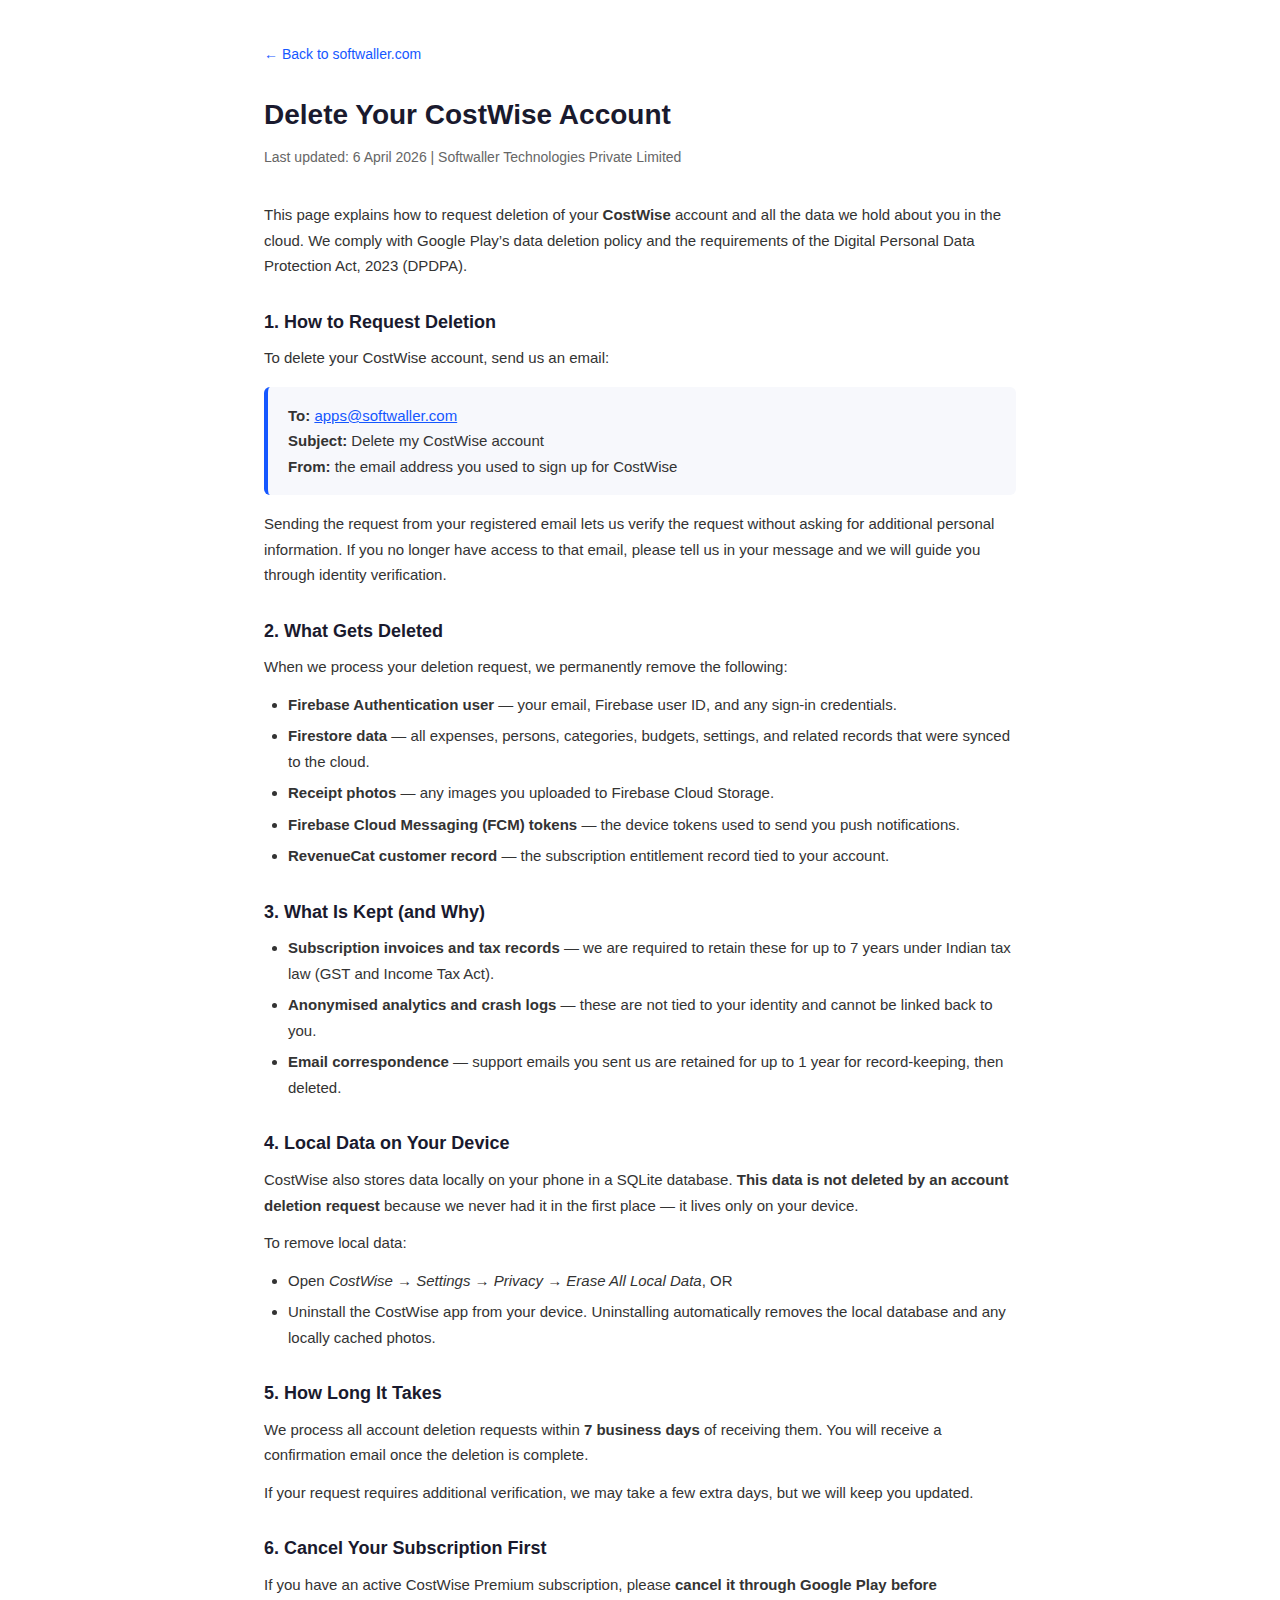
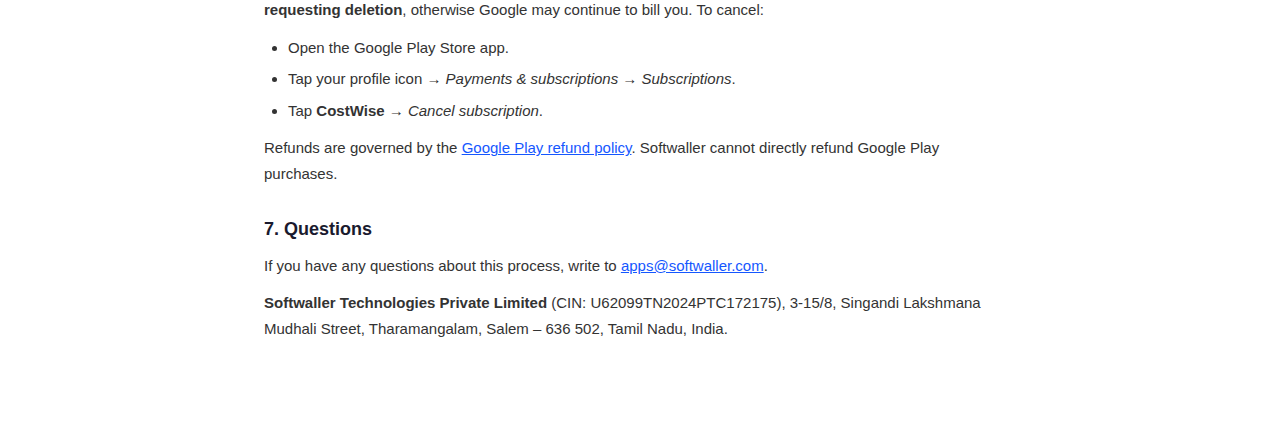
<file: costwise-delete-account.html>
<!DOCTYPE html>
<html lang="en">
<head>
<meta charset="UTF-8">
<meta name="viewport" content="width=device-width, initial-scale=1.0">
<title>Delete Your CostWise Account &mdash; Softwaller</title>
<meta name="description" content="Request deletion of your CostWise account and all cloud-stored data. Required by Google Play&rsquo;s data deletion policy. 7 business day SLA.">
<meta name="robots" content="index, follow">
<link rel="canonical" href="https://www.softwaller.com/costwise-delete-account.html">
<meta property="og:type" content="website">
<meta property="og:url" content="https://www.softwaller.com/costwise-delete-account.html">
<meta property="og:title" content="Delete Your CostWise Account &mdash; Softwaller">
<meta property="og:description" content="How to request deletion of your CostWise account and all cloud-stored data.">
<meta property="og:image" content="https://www.softwaller.com/assets/og-image.jpg">
<meta property="og:site_name" content="Softwaller Technologies Private Limited">
<meta property="og:locale" content="en_IN">
<meta name="twitter:card" content="summary_large_image">
<meta name="twitter:title" content="Delete Your CostWise Account &mdash; Softwaller">
<meta name="twitter:description" content="How to request deletion of your CostWise account and all cloud-stored data.">
<meta name="twitter:image" content="https://www.softwaller.com/assets/og-image.jpg">
<link rel="icon" type="image/x-icon" href="favicon.ico">
<link rel="icon" type="image/png" sizes="32x32" href="assets/favicon-32x32.png">
<script type="application/ld+json">{"@context":"https://schema.org","@type":"WebPage","name":"Delete Your CostWise Account","description":"How to request deletion of your CostWise account and all cloud-stored data.","url":"https://www.softwaller.com/costwise-delete-account.html","publisher":{"@type":"Organization","name":"Softwaller Technologies Private Limited","url":"https://www.softwaller.com"},"breadcrumb":{"@type":"BreadcrumbList","itemListElement":[{"@type":"ListItem","position":1,"name":"Home","item":"https://www.softwaller.com/"},{"@type":"ListItem","position":2,"name":"Delete CostWise Account","item":"https://www.softwaller.com/costwise-delete-account.html"}]}}</script>
<style>
  *{margin:0;padding:0;box-sizing:border-box}
  body{font-family:-apple-system,BlinkMacSystemFont,'Segoe UI',Roboto,sans-serif;color:#1a1a2e;line-height:1.7;background:#fff}
  .container{max-width:800px;margin:0 auto;padding:40px 24px 80px}
  h1{font-size:28px;margin-bottom:8px;color:#1a1a2e}
  .pol-date{color:#666;font-size:14px;margin-bottom:32px}
  h2{font-size:18px;margin:28px 0 8px;color:#1a1a2e}
  p{margin-bottom:12px;font-size:15px;color:#333}
  ul{margin:0 0 12px 24px}
  li{margin-bottom:6px;font-size:15px;color:#333}
  a{color:#1557FF}
  .back-link{display:inline-block;margin-bottom:24px;font-size:14px;color:#1557FF;text-decoration:none}
  .back-link:hover{text-decoration:underline}
  .callout{background:#F7F8FC;border-left:4px solid #1557FF;padding:16px 20px;border-radius:6px;margin:16px 0}
</style>
</head>
<body>
<div class="container">
  <a href="/" class="back-link">&larr; Back to softwaller.com</a>
  <h1>Delete Your CostWise Account</h1>
  <p class="pol-date">Last updated: 6 April 2026 | Softwaller Technologies Private Limited</p>

  <p>This page explains how to request deletion of your <strong>CostWise</strong> account and all the data we hold about you in the cloud. We comply with Google Play&rsquo;s data deletion policy and the requirements of the Digital Personal Data Protection Act, 2023 (DPDPA).</p>

  <h2>1. How to Request Deletion</h2>
  <p>To delete your CostWise account, send us an email:</p>
  <div class="callout">
    <p style="margin:0"><strong>To:</strong> <a href="mailto:apps@softwaller.com?subject=Delete%20my%20CostWise%20account">apps@softwaller.com</a><br>
    <strong>Subject:</strong> Delete my CostWise account<br>
    <strong>From:</strong> the email address you used to sign up for CostWise</p>
  </div>
  <p>Sending the request from your registered email lets us verify the request without asking for additional personal information. If you no longer have access to that email, please tell us in your message and we will guide you through identity verification.</p>

  <h2>2. What Gets Deleted</h2>
  <p>When we process your deletion request, we permanently remove the following:</p>
  <ul>
    <li><strong>Firebase Authentication user</strong> &mdash; your email, Firebase user ID, and any sign-in credentials.</li>
    <li><strong>Firestore data</strong> &mdash; all expenses, persons, categories, budgets, settings, and related records that were synced to the cloud.</li>
    <li><strong>Receipt photos</strong> &mdash; any images you uploaded to Firebase Cloud Storage.</li>
    <li><strong>Firebase Cloud Messaging (FCM) tokens</strong> &mdash; the device tokens used to send you push notifications.</li>
    <li><strong>RevenueCat customer record</strong> &mdash; the subscription entitlement record tied to your account.</li>
  </ul>

  <h2>3. What Is Kept (and Why)</h2>
  <ul>
    <li><strong>Subscription invoices and tax records</strong> &mdash; we are required to retain these for up to 7 years under Indian tax law (GST and Income Tax Act).</li>
    <li><strong>Anonymised analytics and crash logs</strong> &mdash; these are not tied to your identity and cannot be linked back to you.</li>
    <li><strong>Email correspondence</strong> &mdash; support emails you sent us are retained for up to 1 year for record-keeping, then deleted.</li>
  </ul>

  <h2>4. Local Data on Your Device</h2>
  <p>CostWise also stores data locally on your phone in a SQLite database. <strong>This data is not deleted by an account deletion request</strong> because we never had it in the first place &mdash; it lives only on your device.</p>
  <p>To remove local data:</p>
  <ul>
    <li>Open <em>CostWise &rarr; Settings &rarr; Privacy &rarr; Erase All Local Data</em>, OR</li>
    <li>Uninstall the CostWise app from your device. Uninstalling automatically removes the local database and any locally cached photos.</li>
  </ul>

  <h2>5. How Long It Takes</h2>
  <p>We process all account deletion requests within <strong>7 business days</strong> of receiving them. You will receive a confirmation email once the deletion is complete.</p>
  <p>If your request requires additional verification, we may take a few extra days, but we will keep you updated.</p>

  <h2>6. Cancel Your Subscription First</h2>
  <p>If you have an active CostWise Premium subscription, please <strong>cancel it through Google Play before requesting deletion</strong>, otherwise Google may continue to bill you. To cancel:</p>
  <ul>
    <li>Open the Google Play Store app.</li>
    <li>Tap your profile icon &rarr; <em>Payments &amp; subscriptions</em> &rarr; <em>Subscriptions</em>.</li>
    <li>Tap <strong>CostWise</strong> &rarr; <em>Cancel subscription</em>.</li>
  </ul>
  <p>Refunds are governed by the <a href="https://support.google.com/googleplay/answer/2479637" target="_blank" rel="noopener">Google Play refund policy</a>. Softwaller cannot directly refund Google Play purchases.</p>

  <h2>7. Questions</h2>
  <p>If you have any questions about this process, write to <a href="mailto:apps@softwaller.com">apps@softwaller.com</a>.</p>
  <p><strong>Softwaller Technologies Private Limited</strong> (CIN: U62099TN2024PTC172175), 3-15/8, Singandi Lakshmana Mudhali Street, Tharamangalam, Salem &ndash; 636 502, Tamil Nadu, India.</p>
</div>
</body>
</html>
</file>
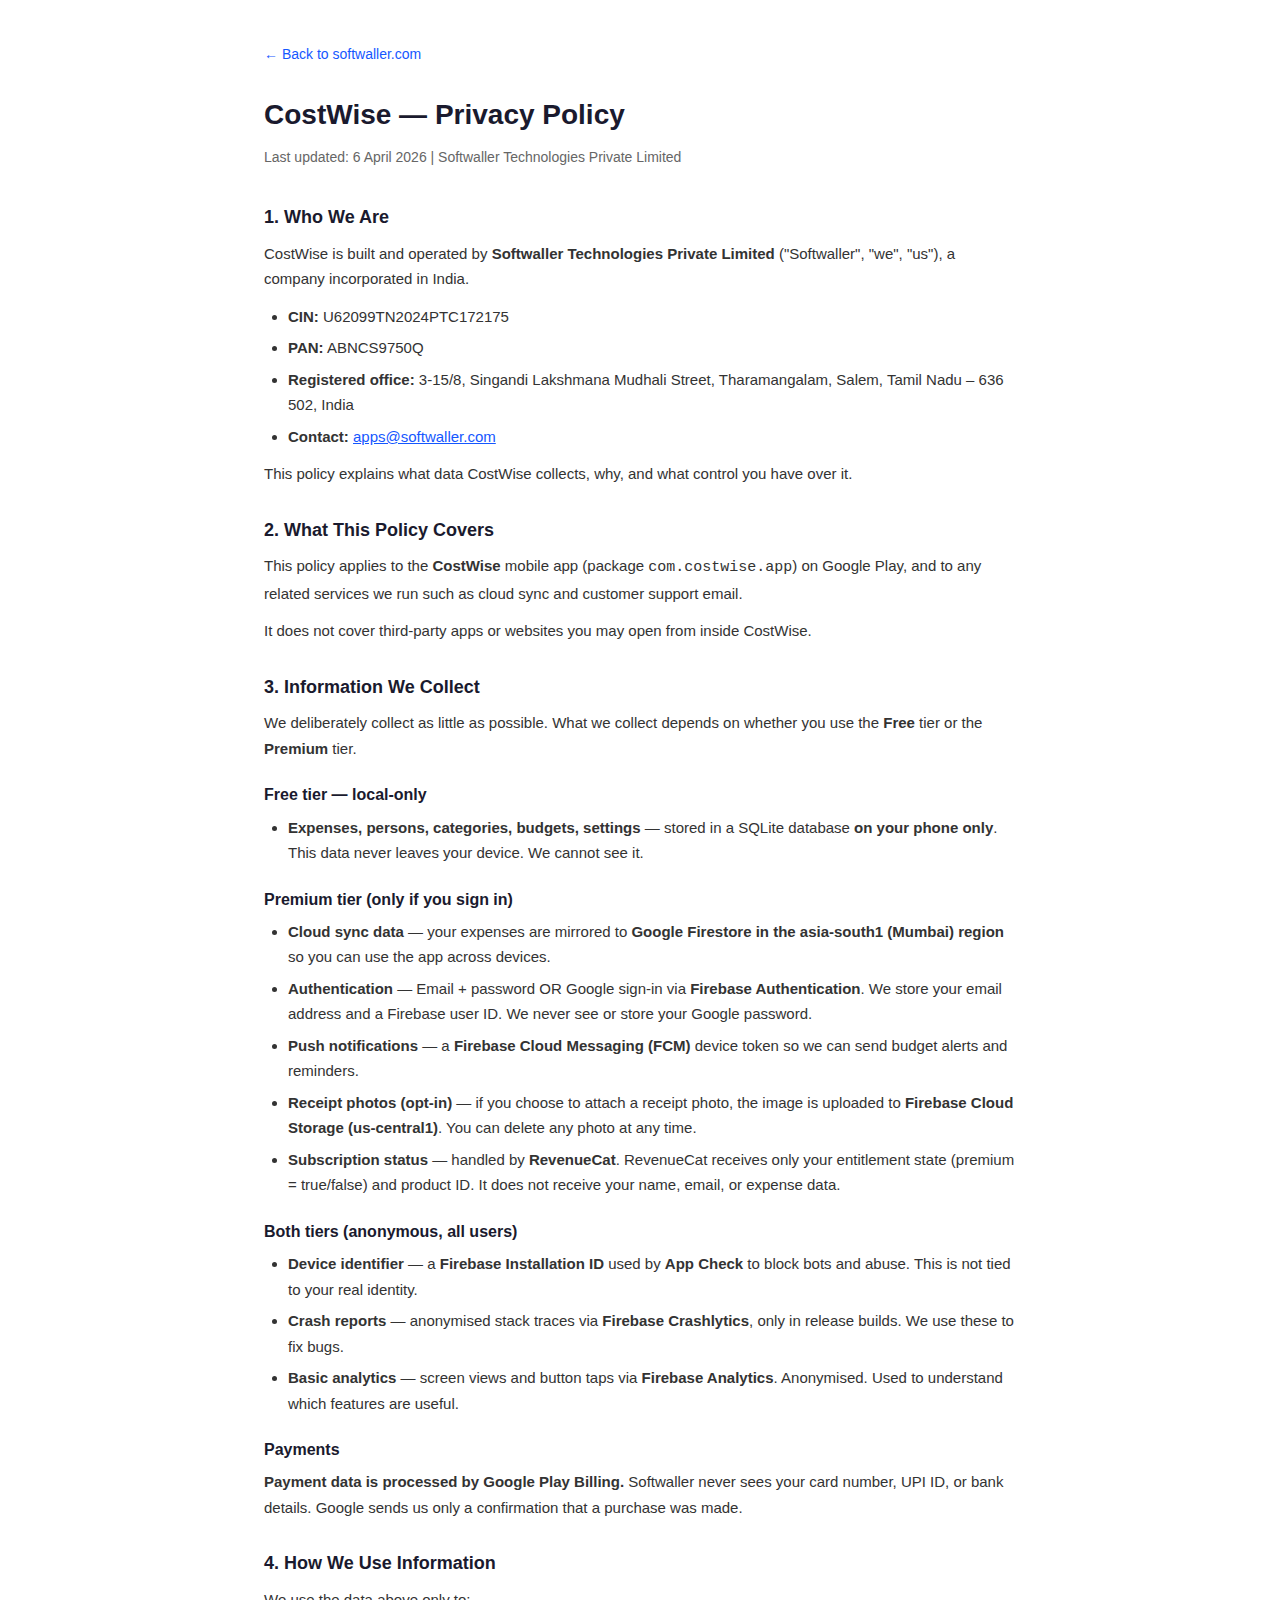
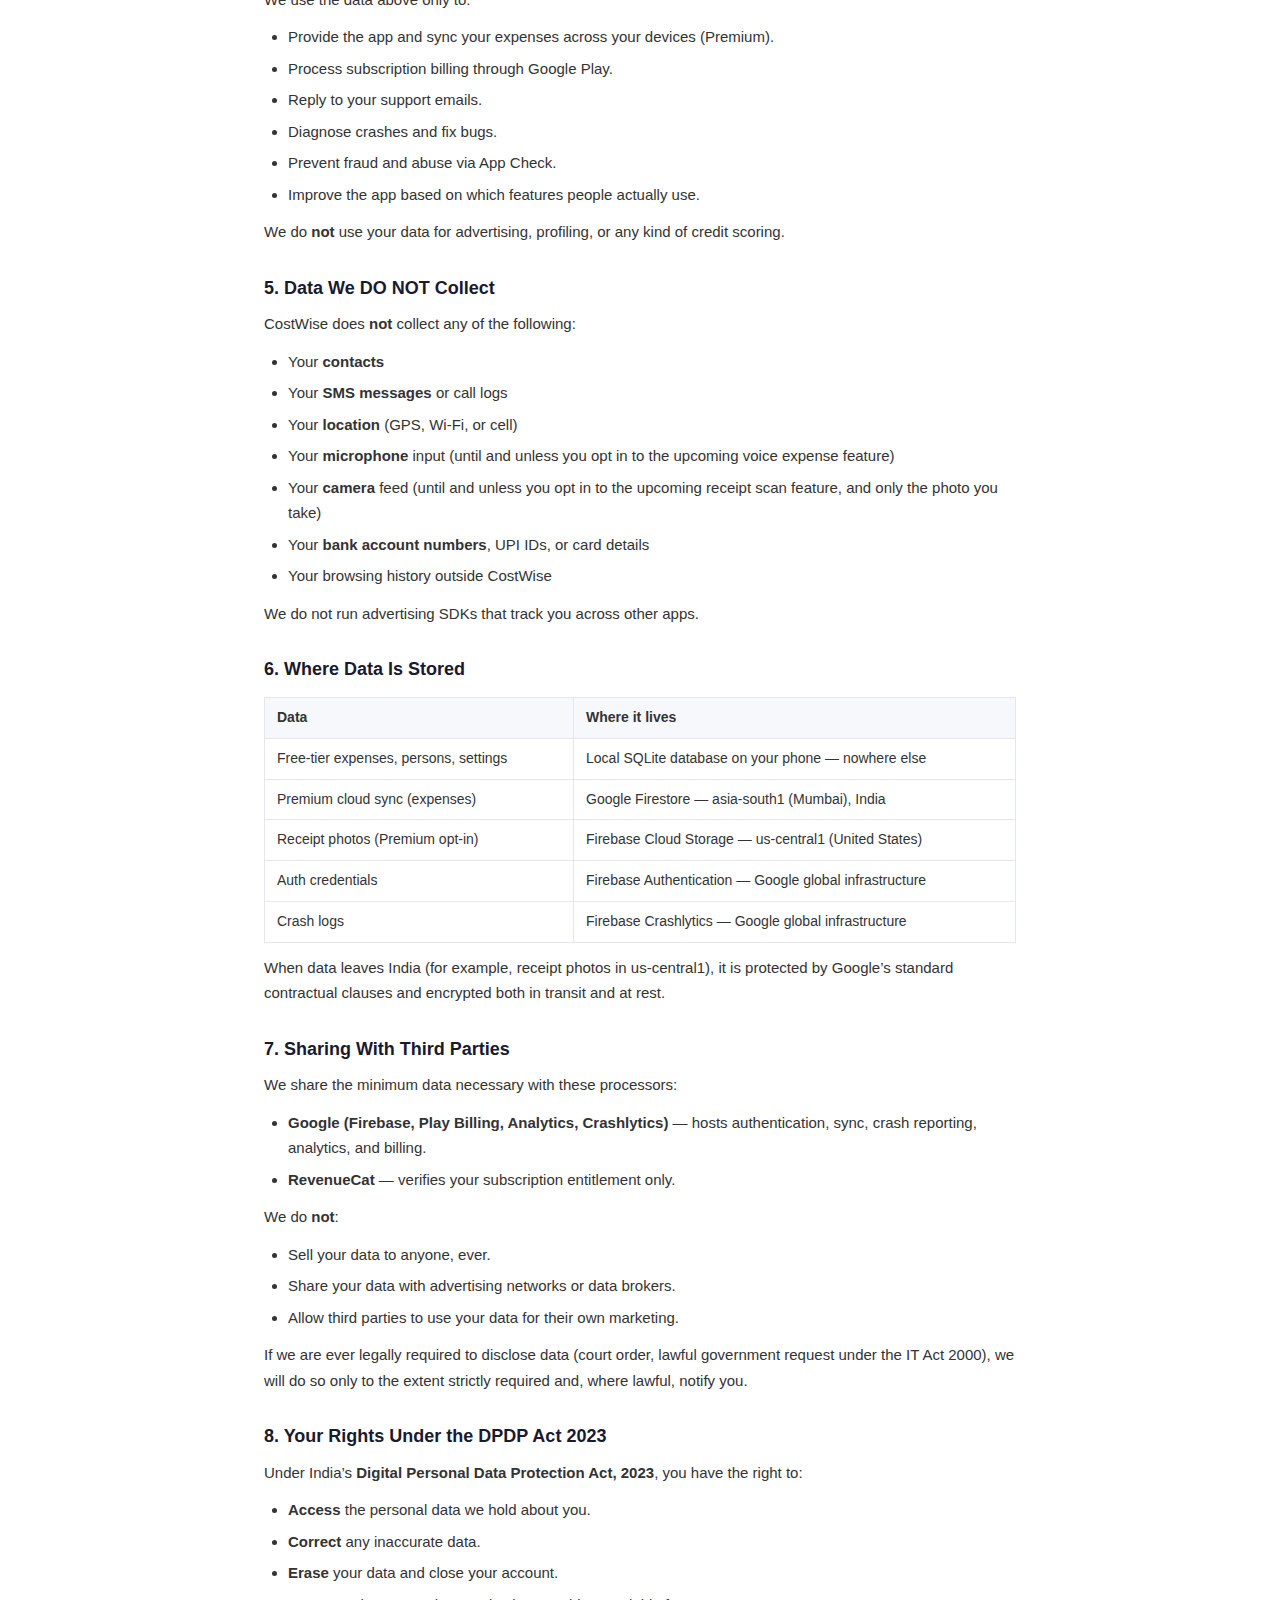
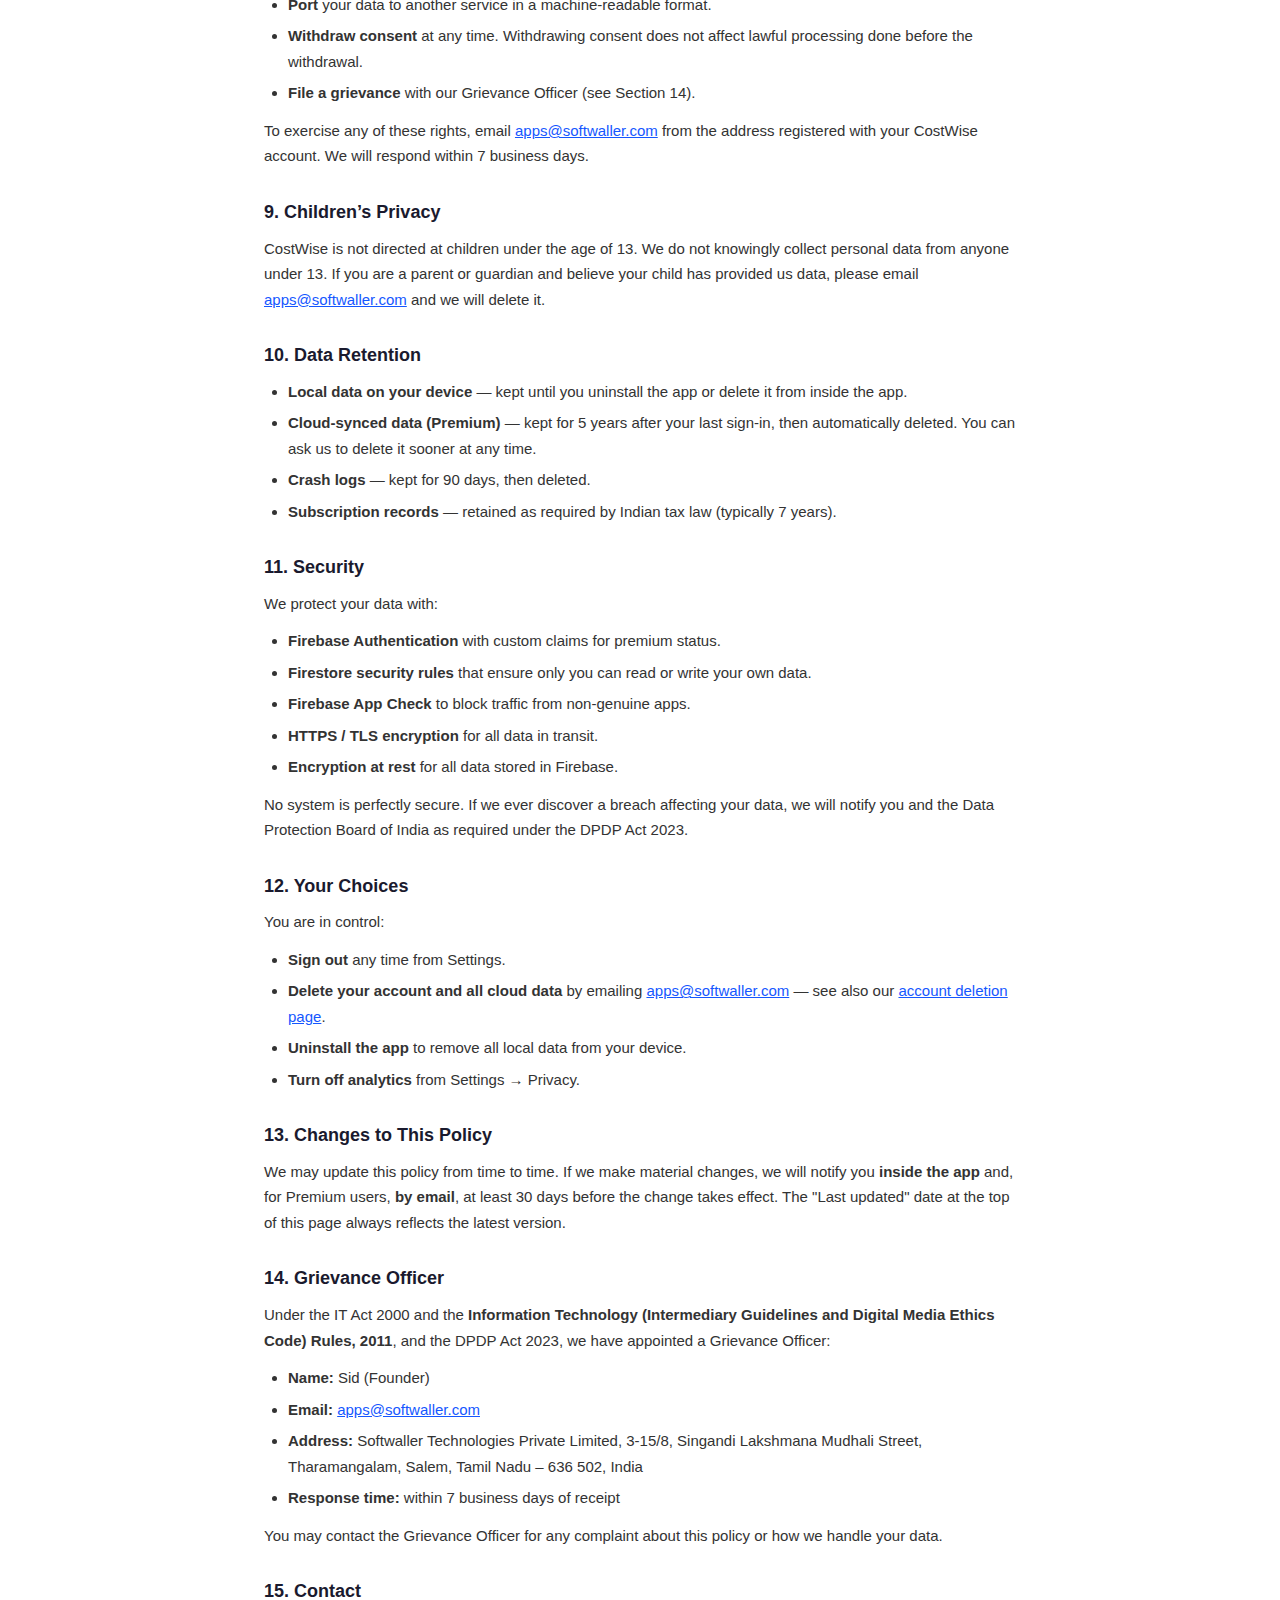
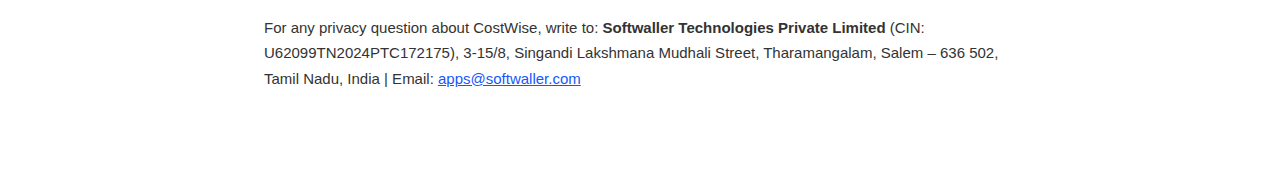
<file: costwise-privacy.html>
<!DOCTYPE html>
<html lang="en">
<head>
<meta charset="UTF-8">
<meta name="viewport" content="width=device-width, initial-scale=1.0">
<title>CostWise Privacy Policy &mdash; Softwaller Technologies</title>
<meta name="description" content="Privacy Policy for the CostWise mobile app by Softwaller Technologies Private Limited. Learn what data CostWise collects, why, and how you stay in control.">
<meta name="robots" content="index, follow">
<link rel="canonical" href="https://www.softwaller.com/costwise-privacy.html">
<meta property="og:type" content="website">
<meta property="og:url" content="https://www.softwaller.com/costwise-privacy.html">
<meta property="og:title" content="CostWise Privacy Policy &mdash; Softwaller Technologies">
<meta property="og:description" content="Privacy Policy for the CostWise mobile app. Local-first, privacy-first, made in India.">
<meta property="og:image" content="https://www.softwaller.com/assets/og-image.jpg">
<meta property="og:site_name" content="Softwaller Technologies Private Limited">
<meta property="og:locale" content="en_IN">
<meta name="twitter:card" content="summary_large_image">
<meta name="twitter:title" content="CostWise Privacy Policy &mdash; Softwaller">
<meta name="twitter:description" content="Privacy Policy for the CostWise mobile app. Local-first, privacy-first, made in India.">
<meta name="twitter:image" content="https://www.softwaller.com/assets/og-image.jpg">
<link rel="icon" type="image/x-icon" href="favicon.ico">
<link rel="icon" type="image/png" sizes="32x32" href="assets/favicon-32x32.png">
<script type="application/ld+json">{"@context":"https://schema.org","@type":"WebPage","name":"CostWise Privacy Policy","description":"Privacy Policy for the CostWise mobile app by Softwaller Technologies Private Limited.","url":"https://www.softwaller.com/costwise-privacy.html","publisher":{"@type":"Organization","name":"Softwaller Technologies Private Limited","url":"https://www.softwaller.com"},"breadcrumb":{"@type":"BreadcrumbList","itemListElement":[{"@type":"ListItem","position":1,"name":"Home","item":"https://www.softwaller.com/"},{"@type":"ListItem","position":2,"name":"CostWise Privacy Policy","item":"https://www.softwaller.com/costwise-privacy.html"}]}}</script>
<style>
  *{margin:0;padding:0;box-sizing:border-box}
  body{font-family:-apple-system,BlinkMacSystemFont,'Segoe UI',Roboto,sans-serif;color:#1a1a2e;line-height:1.7;background:#fff}
  .container{max-width:800px;margin:0 auto;padding:40px 24px 80px}
  h1{font-size:28px;margin-bottom:8px;color:#1a1a2e}
  .pol-date{color:#666;font-size:14px;margin-bottom:32px}
  h2{font-size:18px;margin:28px 0 8px;color:#1a1a2e}
  h3{font-size:16px;margin:20px 0 6px;color:#1a1a2e}
  p{margin-bottom:12px;font-size:15px;color:#333}
  ul{margin:0 0 12px 24px}
  li{margin-bottom:6px;font-size:15px;color:#333}
  a{color:#1557FF}
  table{width:100%;border-collapse:collapse;margin:12px 0}
  th,td{border:1px solid #E4E7F0;padding:8px 12px;font-size:14px;text-align:left;color:#333}
  th{background:#F7F8FC;font-weight:700}
  .back-link{display:inline-block;margin-bottom:24px;font-size:14px;color:#1557FF;text-decoration:none}
  .back-link:hover{text-decoration:underline}
</style>
</head>
<body>
<div class="container">
  <a href="/" class="back-link">&larr; Back to softwaller.com</a>
  <h1>CostWise &mdash; Privacy Policy</h1>
  <p class="pol-date">Last updated: 6 April 2026 | Softwaller Technologies Private Limited</p>

  <h2>1. Who We Are</h2>
  <p>CostWise is built and operated by <strong>Softwaller Technologies Private Limited</strong> ("Softwaller", "we", "us"), a company incorporated in India.</p>
  <ul>
    <li><strong>CIN:</strong> U62099TN2024PTC172175</li>
    <li><strong>PAN:</strong> ABNCS9750Q</li>
    <li><strong>Registered office:</strong> 3-15/8, Singandi Lakshmana Mudhali Street, Tharamangalam, Salem, Tamil Nadu &ndash; 636 502, India</li>
    <li><strong>Contact:</strong> <a href="mailto:apps@softwaller.com">apps@softwaller.com</a></li>
  </ul>
  <p>This policy explains what data CostWise collects, why, and what control you have over it.</p>

  <h2>2. What This Policy Covers</h2>
  <p>This policy applies to the <strong>CostWise</strong> mobile app (package <code>com.costwise.app</code>) on Google Play, and to any related services we run such as cloud sync and customer support email.</p>
  <p>It does not cover third-party apps or websites you may open from inside CostWise.</p>

  <h2>3. Information We Collect</h2>
  <p>We deliberately collect as little as possible. What we collect depends on whether you use the <strong>Free</strong> tier or the <strong>Premium</strong> tier.</p>

  <h3>Free tier &mdash; local-only</h3>
  <ul>
    <li><strong>Expenses, persons, categories, budgets, settings</strong> &mdash; stored in a SQLite database <strong>on your phone only</strong>. This data never leaves your device. We cannot see it.</li>
  </ul>

  <h3>Premium tier (only if you sign in)</h3>
  <ul>
    <li><strong>Cloud sync data</strong> &mdash; your expenses are mirrored to <strong>Google Firestore in the asia-south1 (Mumbai) region</strong> so you can use the app across devices.</li>
    <li><strong>Authentication</strong> &mdash; Email + password OR Google sign-in via <strong>Firebase Authentication</strong>. We store your email address and a Firebase user ID. We never see or store your Google password.</li>
    <li><strong>Push notifications</strong> &mdash; a <strong>Firebase Cloud Messaging (FCM)</strong> device token so we can send budget alerts and reminders.</li>
    <li><strong>Receipt photos (opt-in)</strong> &mdash; if you choose to attach a receipt photo, the image is uploaded to <strong>Firebase Cloud Storage (us-central1)</strong>. You can delete any photo at any time.</li>
    <li><strong>Subscription status</strong> &mdash; handled by <strong>RevenueCat</strong>. RevenueCat receives only your entitlement state (premium = true/false) and product ID. It does not receive your name, email, or expense data.</li>
  </ul>

  <h3>Both tiers (anonymous, all users)</h3>
  <ul>
    <li><strong>Device identifier</strong> &mdash; a <strong>Firebase Installation ID</strong> used by <strong>App Check</strong> to block bots and abuse. This is not tied to your real identity.</li>
    <li><strong>Crash reports</strong> &mdash; anonymised stack traces via <strong>Firebase Crashlytics</strong>, only in release builds. We use these to fix bugs.</li>
    <li><strong>Basic analytics</strong> &mdash; screen views and button taps via <strong>Firebase Analytics</strong>. Anonymised. Used to understand which features are useful.</li>
  </ul>

  <h3>Payments</h3>
  <p><strong>Payment data is processed by Google Play Billing.</strong> Softwaller never sees your card number, UPI ID, or bank details. Google sends us only a confirmation that a purchase was made.</p>

  <h2>4. How We Use Information</h2>
  <p>We use the data above only to:</p>
  <ul>
    <li>Provide the app and sync your expenses across your devices (Premium).</li>
    <li>Process subscription billing through Google Play.</li>
    <li>Reply to your support emails.</li>
    <li>Diagnose crashes and fix bugs.</li>
    <li>Prevent fraud and abuse via App Check.</li>
    <li>Improve the app based on which features people actually use.</li>
  </ul>
  <p>We do <strong>not</strong> use your data for advertising, profiling, or any kind of credit scoring.</p>

  <h2>5. Data We DO NOT Collect</h2>
  <p>CostWise does <strong>not</strong> collect any of the following:</p>
  <ul>
    <li>Your <strong>contacts</strong></li>
    <li>Your <strong>SMS messages</strong> or call logs</li>
    <li>Your <strong>location</strong> (GPS, Wi-Fi, or cell)</li>
    <li>Your <strong>microphone</strong> input (until and unless you opt in to the upcoming voice expense feature)</li>
    <li>Your <strong>camera</strong> feed (until and unless you opt in to the upcoming receipt scan feature, and only the photo you take)</li>
    <li>Your <strong>bank account numbers</strong>, UPI IDs, or card details</li>
    <li>Your browsing history outside CostWise</li>
  </ul>
  <p>We do not run advertising SDKs that track you across other apps.</p>

  <h2>6. Where Data Is Stored</h2>
  <table>
    <tr><th>Data</th><th>Where it lives</th></tr>
    <tr><td>Free-tier expenses, persons, settings</td><td>Local SQLite database on your phone &mdash; nowhere else</td></tr>
    <tr><td>Premium cloud sync (expenses)</td><td>Google Firestore &mdash; asia-south1 (Mumbai), India</td></tr>
    <tr><td>Receipt photos (Premium opt-in)</td><td>Firebase Cloud Storage &mdash; us-central1 (United States)</td></tr>
    <tr><td>Auth credentials</td><td>Firebase Authentication &mdash; Google global infrastructure</td></tr>
    <tr><td>Crash logs</td><td>Firebase Crashlytics &mdash; Google global infrastructure</td></tr>
  </table>
  <p>When data leaves India (for example, receipt photos in us-central1), it is protected by Google&rsquo;s standard contractual clauses and encrypted both in transit and at rest.</p>

  <h2>7. Sharing With Third Parties</h2>
  <p>We share the minimum data necessary with these processors:</p>
  <ul>
    <li><strong>Google (Firebase, Play Billing, Analytics, Crashlytics)</strong> &mdash; hosts authentication, sync, crash reporting, analytics, and billing.</li>
    <li><strong>RevenueCat</strong> &mdash; verifies your subscription entitlement only.</li>
  </ul>
  <p>We do <strong>not</strong>:</p>
  <ul>
    <li>Sell your data to anyone, ever.</li>
    <li>Share your data with advertising networks or data brokers.</li>
    <li>Allow third parties to use your data for their own marketing.</li>
  </ul>
  <p>If we are ever legally required to disclose data (court order, lawful government request under the IT Act 2000), we will do so only to the extent strictly required and, where lawful, notify you.</p>

  <h2>8. Your Rights Under the DPDP Act 2023</h2>
  <p>Under India&rsquo;s <strong>Digital Personal Data Protection Act, 2023</strong>, you have the right to:</p>
  <ul>
    <li><strong>Access</strong> the personal data we hold about you.</li>
    <li><strong>Correct</strong> any inaccurate data.</li>
    <li><strong>Erase</strong> your data and close your account.</li>
    <li><strong>Port</strong> your data to another service in a machine-readable format.</li>
    <li><strong>Withdraw consent</strong> at any time. Withdrawing consent does not affect lawful processing done before the withdrawal.</li>
    <li><strong>File a grievance</strong> with our Grievance Officer (see Section 14).</li>
  </ul>
  <p>To exercise any of these rights, email <a href="mailto:apps@softwaller.com">apps@softwaller.com</a> from the address registered with your CostWise account. We will respond within 7 business days.</p>

  <h2>9. Children&rsquo;s Privacy</h2>
  <p>CostWise is not directed at children under the age of 13. We do not knowingly collect personal data from anyone under 13. If you are a parent or guardian and believe your child has provided us data, please email <a href="mailto:apps@softwaller.com">apps@softwaller.com</a> and we will delete it.</p>

  <h2>10. Data Retention</h2>
  <ul>
    <li><strong>Local data on your device</strong> &mdash; kept until you uninstall the app or delete it from inside the app.</li>
    <li><strong>Cloud-synced data (Premium)</strong> &mdash; kept for 5 years after your last sign-in, then automatically deleted. You can ask us to delete it sooner at any time.</li>
    <li><strong>Crash logs</strong> &mdash; kept for 90 days, then deleted.</li>
    <li><strong>Subscription records</strong> &mdash; retained as required by Indian tax law (typically 7 years).</li>
  </ul>

  <h2>11. Security</h2>
  <p>We protect your data with:</p>
  <ul>
    <li><strong>Firebase Authentication</strong> with custom claims for premium status.</li>
    <li><strong>Firestore security rules</strong> that ensure only you can read or write your own data.</li>
    <li><strong>Firebase App Check</strong> to block traffic from non-genuine apps.</li>
    <li><strong>HTTPS / TLS encryption</strong> for all data in transit.</li>
    <li><strong>Encryption at rest</strong> for all data stored in Firebase.</li>
  </ul>
  <p>No system is perfectly secure. If we ever discover a breach affecting your data, we will notify you and the Data Protection Board of India as required under the DPDP Act 2023.</p>

  <h2>12. Your Choices</h2>
  <p>You are in control:</p>
  <ul>
    <li><strong>Sign out</strong> any time from Settings.</li>
    <li><strong>Delete your account and all cloud data</strong> by emailing <a href="mailto:apps@softwaller.com">apps@softwaller.com</a> &mdash; see also our <a href="costwise-delete-account.html">account deletion page</a>.</li>
    <li><strong>Uninstall the app</strong> to remove all local data from your device.</li>
    <li><strong>Turn off analytics</strong> from Settings &rarr; Privacy.</li>
  </ul>

  <h2>13. Changes to This Policy</h2>
  <p>We may update this policy from time to time. If we make material changes, we will notify you <strong>inside the app</strong> and, for Premium users, <strong>by email</strong>, at least 30 days before the change takes effect. The "Last updated" date at the top of this page always reflects the latest version.</p>

  <h2>14. Grievance Officer</h2>
  <p>Under the IT Act 2000 and the <strong>Information Technology (Intermediary Guidelines and Digital Media Ethics Code) Rules, 2011</strong>, and the DPDP Act 2023, we have appointed a Grievance Officer:</p>
  <ul>
    <li><strong>Name:</strong> Sid (Founder)</li>
    <li><strong>Email:</strong> <a href="mailto:apps@softwaller.com">apps@softwaller.com</a></li>
    <li><strong>Address:</strong> Softwaller Technologies Private Limited, 3-15/8, Singandi Lakshmana Mudhali Street, Tharamangalam, Salem, Tamil Nadu &ndash; 636 502, India</li>
    <li><strong>Response time:</strong> within 7 business days of receipt</li>
  </ul>
  <p>You may contact the Grievance Officer for any complaint about this policy or how we handle your data.</p>

  <h2>15. Contact</h2>
  <p>For any privacy question about CostWise, write to: <strong>Softwaller Technologies Private Limited</strong> (CIN: U62099TN2024PTC172175), 3-15/8, Singandi Lakshmana Mudhali Street, Tharamangalam, Salem &ndash; 636 502, Tamil Nadu, India | Email: <a href="mailto:apps@softwaller.com">apps@softwaller.com</a></p>
</div>
</body>
</html>
</file>
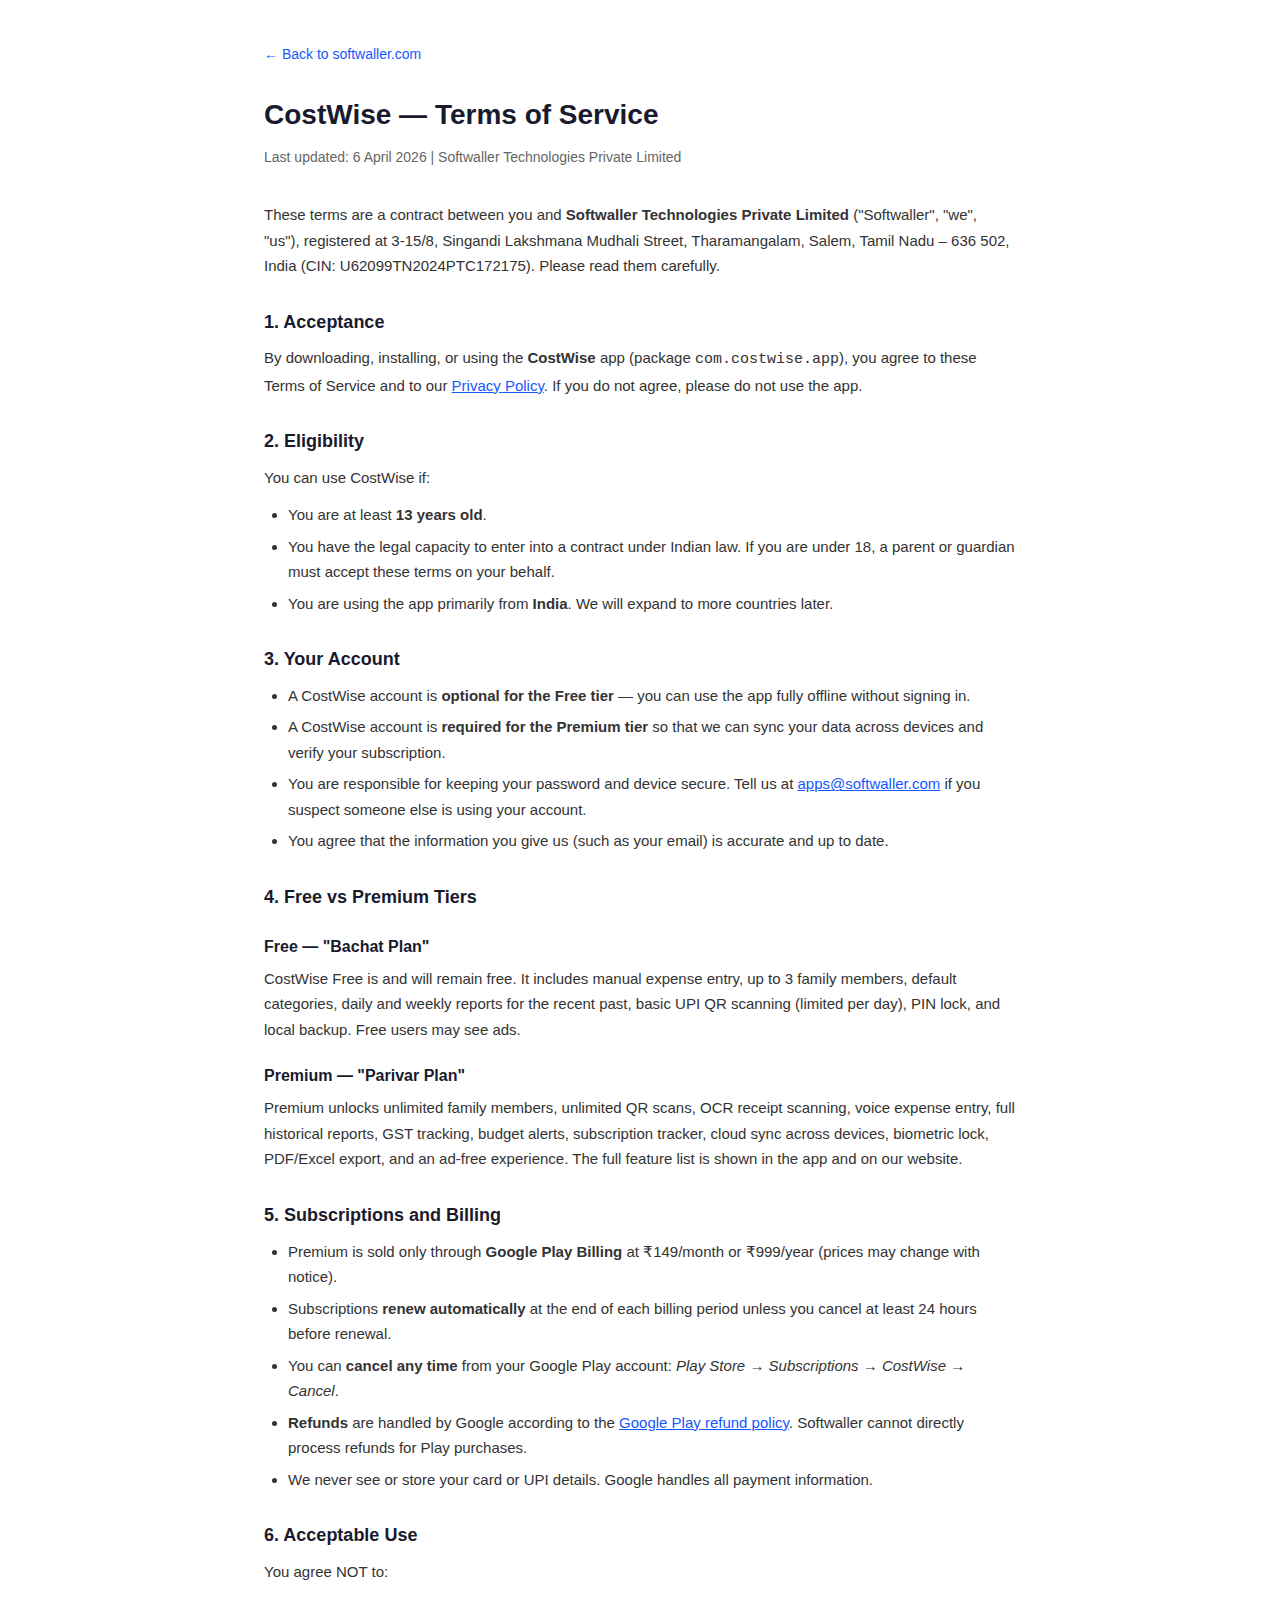
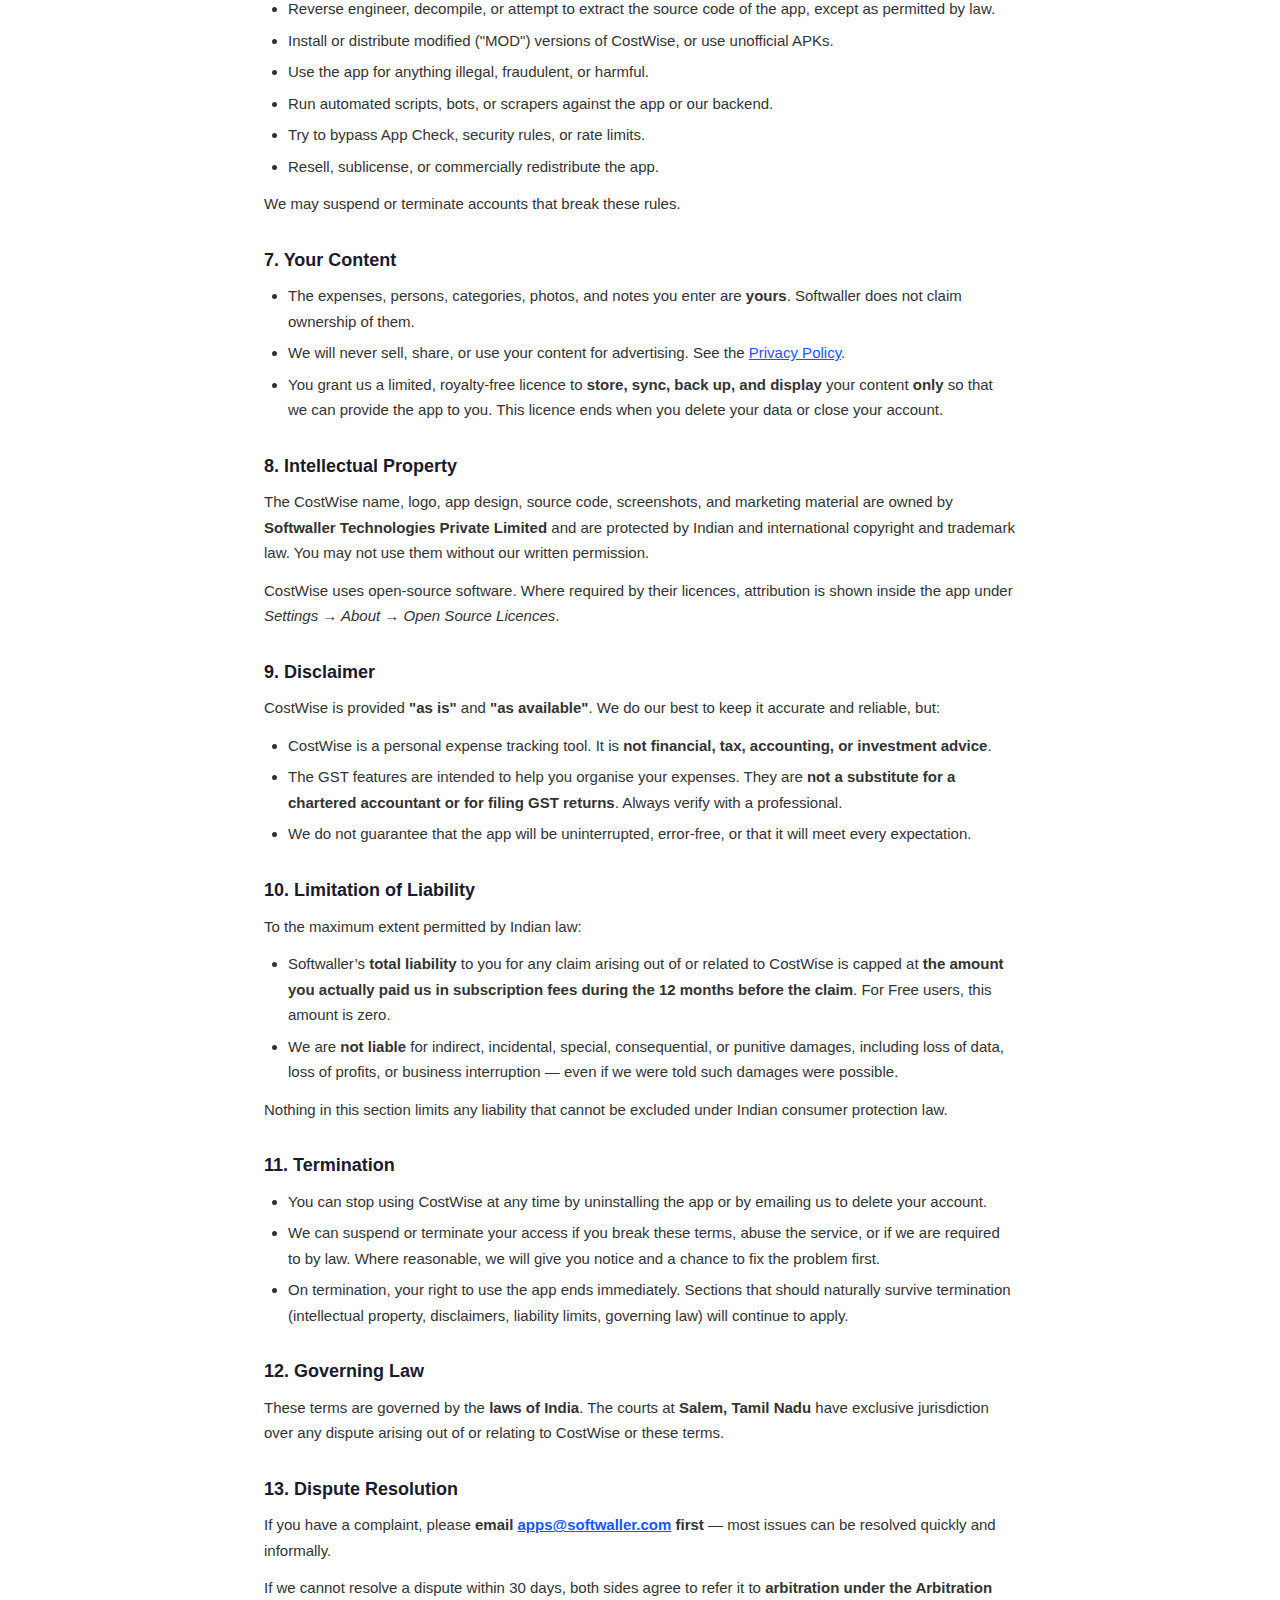
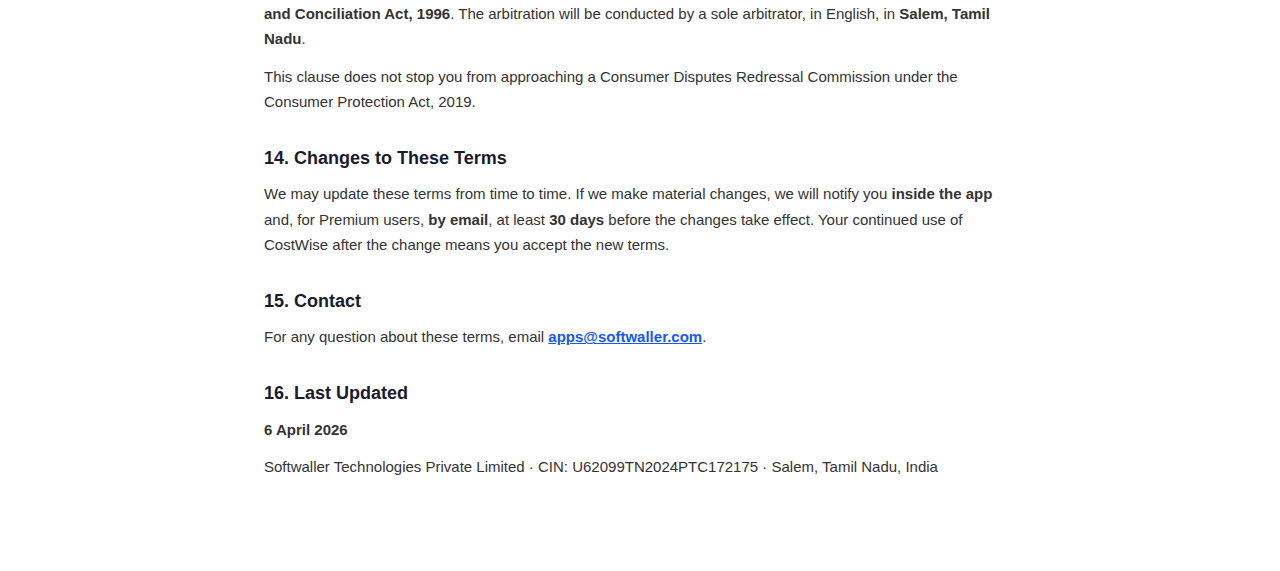
<file: costwise-terms.html>
<!DOCTYPE html>
<html lang="en">
<head>
<meta charset="UTF-8">
<meta name="viewport" content="width=device-width, initial-scale=1.0">
<title>CostWise Terms of Service &mdash; Softwaller Technologies</title>
<meta name="description" content="Terms of Service for the CostWise mobile app by Softwaller Technologies Private Limited. Read the contract between you and Softwaller before using CostWise.">
<meta name="robots" content="index, follow">
<link rel="canonical" href="https://www.softwaller.com/costwise-terms.html">
<meta property="og:type" content="website">
<meta property="og:url" content="https://www.softwaller.com/costwise-terms.html">
<meta property="og:title" content="CostWise Terms of Service &mdash; Softwaller Technologies">
<meta property="og:description" content="Terms of Service for the CostWise mobile app by Softwaller Technologies Private Limited.">
<meta property="og:image" content="https://www.softwaller.com/assets/og-image.jpg">
<meta property="og:site_name" content="Softwaller Technologies Private Limited">
<meta property="og:locale" content="en_IN">
<meta name="twitter:card" content="summary_large_image">
<meta name="twitter:title" content="CostWise Terms of Service &mdash; Softwaller">
<meta name="twitter:description" content="Terms of Service for the CostWise mobile app.">
<meta name="twitter:image" content="https://www.softwaller.com/assets/og-image.jpg">
<link rel="icon" type="image/x-icon" href="favicon.ico">
<link rel="icon" type="image/png" sizes="32x32" href="assets/favicon-32x32.png">
<script type="application/ld+json">{"@context":"https://schema.org","@type":"WebPage","name":"CostWise Terms of Service","description":"Terms of Service for the CostWise mobile app by Softwaller Technologies Private Limited.","url":"https://www.softwaller.com/costwise-terms.html","publisher":{"@type":"Organization","name":"Softwaller Technologies Private Limited","url":"https://www.softwaller.com"},"breadcrumb":{"@type":"BreadcrumbList","itemListElement":[{"@type":"ListItem","position":1,"name":"Home","item":"https://www.softwaller.com/"},{"@type":"ListItem","position":2,"name":"CostWise Terms of Service","item":"https://www.softwaller.com/costwise-terms.html"}]}}</script>
<style>
  *{margin:0;padding:0;box-sizing:border-box}
  body{font-family:-apple-system,BlinkMacSystemFont,'Segoe UI',Roboto,sans-serif;color:#1a1a2e;line-height:1.7;background:#fff}
  .container{max-width:800px;margin:0 auto;padding:40px 24px 80px}
  h1{font-size:28px;margin-bottom:8px;color:#1a1a2e}
  .pol-date{color:#666;font-size:14px;margin-bottom:32px}
  h2{font-size:18px;margin:28px 0 8px;color:#1a1a2e}
  h3{font-size:16px;margin:20px 0 6px;color:#1a1a2e}
  p{margin-bottom:12px;font-size:15px;color:#333}
  ul{margin:0 0 12px 24px}
  li{margin-bottom:6px;font-size:15px;color:#333}
  a{color:#1557FF}
  .back-link{display:inline-block;margin-bottom:24px;font-size:14px;color:#1557FF;text-decoration:none}
  .back-link:hover{text-decoration:underline}
</style>
</head>
<body>
<div class="container">
  <a href="/" class="back-link">&larr; Back to softwaller.com</a>
  <h1>CostWise &mdash; Terms of Service</h1>
  <p class="pol-date">Last updated: 6 April 2026 | Softwaller Technologies Private Limited</p>

  <p>These terms are a contract between you and <strong>Softwaller Technologies Private Limited</strong> ("Softwaller", "we", "us"), registered at 3-15/8, Singandi Lakshmana Mudhali Street, Tharamangalam, Salem, Tamil Nadu &ndash; 636 502, India (CIN: U62099TN2024PTC172175). Please read them carefully.</p>

  <h2>1. Acceptance</h2>
  <p>By downloading, installing, or using the <strong>CostWise</strong> app (package <code>com.costwise.app</code>), you agree to these Terms of Service and to our <a href="costwise-privacy.html">Privacy Policy</a>. If you do not agree, please do not use the app.</p>

  <h2>2. Eligibility</h2>
  <p>You can use CostWise if:</p>
  <ul>
    <li>You are at least <strong>13 years old</strong>.</li>
    <li>You have the legal capacity to enter into a contract under Indian law. If you are under 18, a parent or guardian must accept these terms on your behalf.</li>
    <li>You are using the app primarily from <strong>India</strong>. We will expand to more countries later.</li>
  </ul>

  <h2>3. Your Account</h2>
  <ul>
    <li>A CostWise account is <strong>optional for the Free tier</strong> &mdash; you can use the app fully offline without signing in.</li>
    <li>A CostWise account is <strong>required for the Premium tier</strong> so that we can sync your data across devices and verify your subscription.</li>
    <li>You are responsible for keeping your password and device secure. Tell us at <a href="mailto:apps@softwaller.com">apps@softwaller.com</a> if you suspect someone else is using your account.</li>
    <li>You agree that the information you give us (such as your email) is accurate and up to date.</li>
  </ul>

  <h2>4. Free vs Premium Tiers</h2>
  <h3>Free &mdash; "Bachat Plan"</h3>
  <p>CostWise Free is and will remain free. It includes manual expense entry, up to 3 family members, default categories, daily and weekly reports for the recent past, basic UPI QR scanning (limited per day), PIN lock, and local backup. Free users may see ads.</p>
  <h3>Premium &mdash; "Parivar Plan"</h3>
  <p>Premium unlocks unlimited family members, unlimited QR scans, OCR receipt scanning, voice expense entry, full historical reports, GST tracking, budget alerts, subscription tracker, cloud sync across devices, biometric lock, PDF/Excel export, and an ad-free experience. The full feature list is shown in the app and on our website.</p>

  <h2>5. Subscriptions and Billing</h2>
  <ul>
    <li>Premium is sold only through <strong>Google Play Billing</strong> at &#8377;149/month or &#8377;999/year (prices may change with notice).</li>
    <li>Subscriptions <strong>renew automatically</strong> at the end of each billing period unless you cancel at least 24 hours before renewal.</li>
    <li>You can <strong>cancel any time</strong> from your Google Play account: <em>Play Store &rarr; Subscriptions &rarr; CostWise &rarr; Cancel</em>.</li>
    <li><strong>Refunds</strong> are handled by Google according to the <a href="https://support.google.com/googleplay/answer/2479637" target="_blank" rel="noopener">Google Play refund policy</a>. Softwaller cannot directly process refunds for Play purchases.</li>
    <li>We never see or store your card or UPI details. Google handles all payment information.</li>
  </ul>

  <h2>6. Acceptable Use</h2>
  <p>You agree NOT to:</p>
  <ul>
    <li>Reverse engineer, decompile, or attempt to extract the source code of the app, except as permitted by law.</li>
    <li>Install or distribute modified ("MOD") versions of CostWise, or use unofficial APKs.</li>
    <li>Use the app for anything illegal, fraudulent, or harmful.</li>
    <li>Run automated scripts, bots, or scrapers against the app or our backend.</li>
    <li>Try to bypass App Check, security rules, or rate limits.</li>
    <li>Resell, sublicense, or commercially redistribute the app.</li>
  </ul>
  <p>We may suspend or terminate accounts that break these rules.</p>

  <h2>7. Your Content</h2>
  <ul>
    <li>The expenses, persons, categories, photos, and notes you enter are <strong>yours</strong>. Softwaller does not claim ownership of them.</li>
    <li>We will never sell, share, or use your content for advertising. See the <a href="costwise-privacy.html">Privacy Policy</a>.</li>
    <li>You grant us a limited, royalty-free licence to <strong>store, sync, back up, and display</strong> your content <strong>only</strong> so that we can provide the app to you. This licence ends when you delete your data or close your account.</li>
  </ul>

  <h2>8. Intellectual Property</h2>
  <p>The CostWise name, logo, app design, source code, screenshots, and marketing material are owned by <strong>Softwaller Technologies Private Limited</strong> and are protected by Indian and international copyright and trademark law. You may not use them without our written permission.</p>
  <p>CostWise uses open-source software. Where required by their licences, attribution is shown inside the app under <em>Settings &rarr; About &rarr; Open Source Licences</em>.</p>

  <h2>9. Disclaimer</h2>
  <p>CostWise is provided <strong>"as is"</strong> and <strong>"as available"</strong>. We do our best to keep it accurate and reliable, but:</p>
  <ul>
    <li>CostWise is a personal expense tracking tool. It is <strong>not financial, tax, accounting, or investment advice</strong>.</li>
    <li>The GST features are intended to help you organise your expenses. They are <strong>not a substitute for a chartered accountant or for filing GST returns</strong>. Always verify with a professional.</li>
    <li>We do not guarantee that the app will be uninterrupted, error-free, or that it will meet every expectation.</li>
  </ul>

  <h2>10. Limitation of Liability</h2>
  <p>To the maximum extent permitted by Indian law:</p>
  <ul>
    <li>Softwaller&rsquo;s <strong>total liability</strong> to you for any claim arising out of or related to CostWise is capped at <strong>the amount you actually paid us in subscription fees during the 12 months before the claim</strong>. For Free users, this amount is zero.</li>
    <li>We are <strong>not liable</strong> for indirect, incidental, special, consequential, or punitive damages, including loss of data, loss of profits, or business interruption &mdash; even if we were told such damages were possible.</li>
  </ul>
  <p>Nothing in this section limits any liability that cannot be excluded under Indian consumer protection law.</p>

  <h2>11. Termination</h2>
  <ul>
    <li>You can stop using CostWise at any time by uninstalling the app or by emailing us to delete your account.</li>
    <li>We can suspend or terminate your access if you break these terms, abuse the service, or if we are required to by law. Where reasonable, we will give you notice and a chance to fix the problem first.</li>
    <li>On termination, your right to use the app ends immediately. Sections that should naturally survive termination (intellectual property, disclaimers, liability limits, governing law) will continue to apply.</li>
  </ul>

  <h2>12. Governing Law</h2>
  <p>These terms are governed by the <strong>laws of India</strong>. The courts at <strong>Salem, Tamil Nadu</strong> have exclusive jurisdiction over any dispute arising out of or relating to CostWise or these terms.</p>

  <h2>13. Dispute Resolution</h2>
  <p>If you have a complaint, please <strong>email <a href="mailto:apps@softwaller.com">apps@softwaller.com</a> first</strong> &mdash; most issues can be resolved quickly and informally.</p>
  <p>If we cannot resolve a dispute within 30 days, both sides agree to refer it to <strong>arbitration under the Arbitration and Conciliation Act, 1996</strong>. The arbitration will be conducted by a sole arbitrator, in English, in <strong>Salem, Tamil Nadu</strong>.</p>
  <p>This clause does not stop you from approaching a Consumer Disputes Redressal Commission under the Consumer Protection Act, 2019.</p>

  <h2>14. Changes to These Terms</h2>
  <p>We may update these terms from time to time. If we make material changes, we will notify you <strong>inside the app</strong> and, for Premium users, <strong>by email</strong>, at least <strong>30 days</strong> before the changes take effect. Your continued use of CostWise after the change means you accept the new terms.</p>

  <h2>15. Contact</h2>
  <p>For any question about these terms, email <strong><a href="mailto:apps@softwaller.com">apps@softwaller.com</a></strong>.</p>

  <h2>16. Last Updated</h2>
  <p><strong>6 April 2026</strong></p>
  <p>Softwaller Technologies Private Limited &middot; CIN: U62099TN2024PTC172175 &middot; Salem, Tamil Nadu, India</p>
</div>
</body>
</html>
</file>
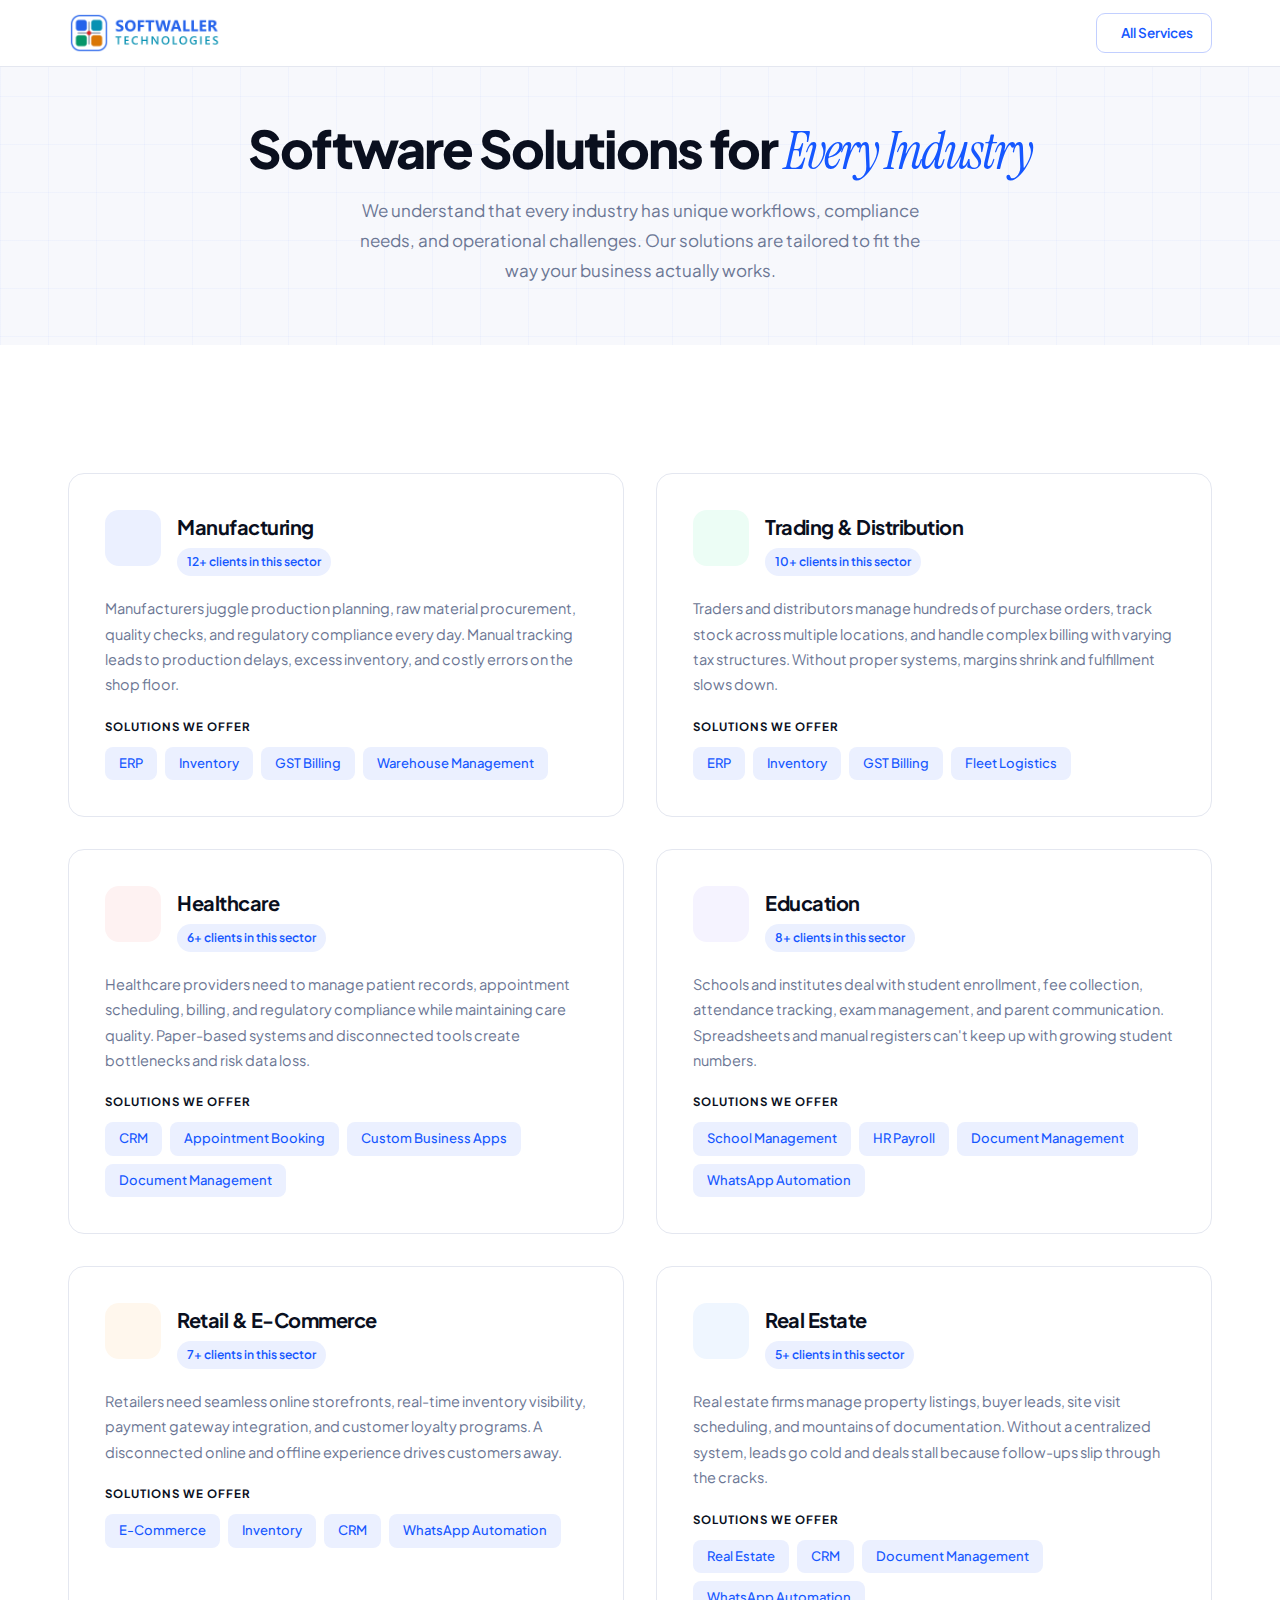
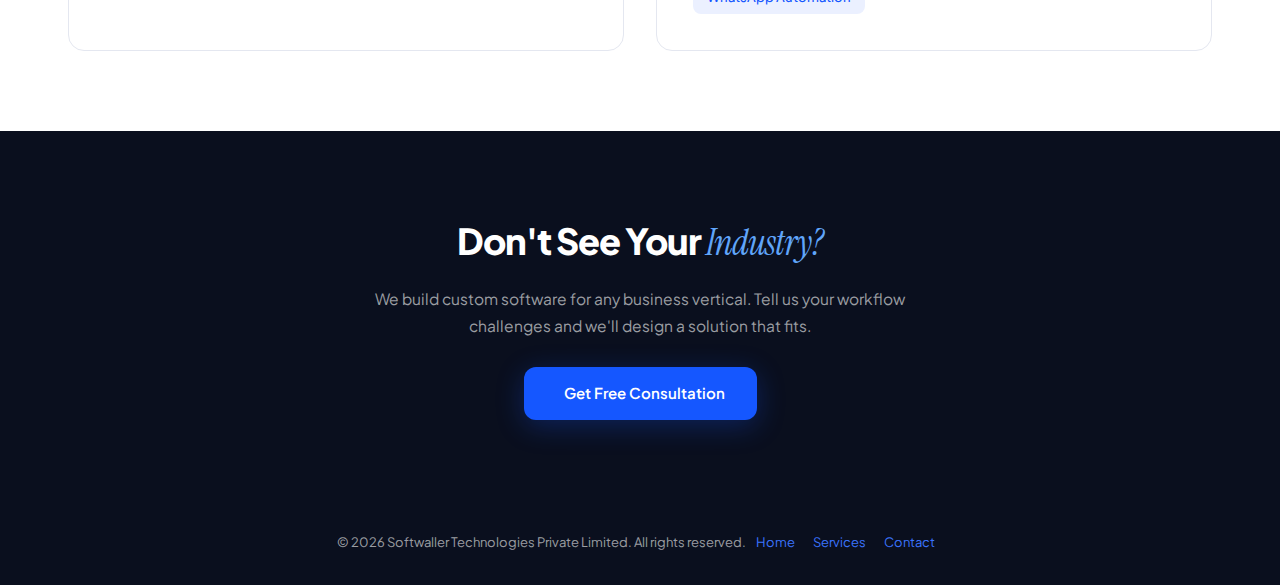
<file: industries.html>
<!DOCTYPE html>
<html lang="en">
<head>
<meta charset="UTF-8">
<meta name="viewport" content="width=device-width, initial-scale=1.0">
<title>Industries We Serve — Softwaller Technologies</title>
<meta name="description" content="Softwaller Technologies builds custom software for Manufacturing, Trading, Healthcare, Education, Retail & Real Estate. Industry-specific CRM, ERP & business solutions.">
<meta name="robots" content="index, follow, max-snippet:-1, max-image-preview:large">
<link rel="canonical" href="https://www.softwaller.com/industries.html">
<meta property="og:type" content="website">
<meta property="og:url" content="https://www.softwaller.com/industries.html">
<meta property="og:title" content="Industries We Serve — Softwaller Technologies">
<meta property="og:description" content="Custom software solutions for 6+ industry verticals. Manufacturing, Trading, Healthcare, Education, Retail & Real Estate.">
<meta property="og:image" content="https://www.softwaller.com/assets/og-image.jpg">
<meta property="og:site_name" content="Softwaller Technologies Private Limited">
<meta property="og:locale" content="en_IN">
<meta name="twitter:card" content="summary_large_image">
<meta name="twitter:site" content="@softwallertech">
<meta name="twitter:title" content="Industries We Serve — Softwaller Technologies">
<meta name="twitter:description" content="Custom software solutions for Manufacturing, Trading, Healthcare, Education, Retail & Real Estate industries.">
<link rel="icon" type="image/svg+xml" href="data:image/svg+xml,%3Csvg xmlns='http://www.w3.org/2000/svg' viewBox='0 0 32 32'%3E%3Crect x='1' y='1' width='30' height='30' rx='7' fill='%23070D1A' stroke='%232563EB' stroke-width='1'/%3E%3Cline x1='16' y1='7' x2='16' y2='25' stroke='%2364748B' stroke-width='.8'/%3E%3Cline x1='7' y1='16' x2='25' y2='16' stroke='%2364748B' stroke-width='.8'/%3E%3Crect x='5' y='5' width='9' height='9' rx='2.5' fill='%232563EB'/%3E%3Crect x='18' y='5' width='9' height='9' rx='2.5' fill='%230891B2'/%3E%3Crect x='5' y='18' width='9' height='9' rx='2.5' fill='%23059669'/%3E%3Crect x='18' y='18' width='9' height='9' rx='2.5' fill='%23D97706'/%3E%3Ccircle cx='16' cy='16' r='2' fill='%23DC2626'/%3E%3C/svg%3E">
<link rel="preconnect" href="https://fonts.googleapis.com">
<link rel="preload" as="style" href="https://fonts.googleapis.com/css2?family=Plus+Jakarta+Sans:wght@400;500;600;700;800&display=swap">
<link href="https://fonts.googleapis.com/css2?family=Plus+Jakarta+Sans:wght@400;500;600;700;800&family=Instrument+Serif:ital@0;1&display=swap" rel="stylesheet">
<link rel="stylesheet" href="https://cdnjs.cloudflare.com/ajax/libs/font-awesome/6.5.1/css/all.min.css" integrity="sha512-DTOQO9RWCH3ppGqcWaEA1BIZOC6xxalwEsw9c2QQeAIftl+Vegovlnee1c9QX4TctnWMn13TZye+giMm8e2LwA==" crossorigin="anonymous" referrerpolicy="no-referrer">
<link rel="stylesheet" href="assets/shared.css">
<!-- GA4 — loaded conditionally based on cookie consent -->
<script>
if(localStorage.getItem('sw_cookie')==='accepted'){
  var s=document.createElement('script');s.async=true;s.src='https://www.googletagmanager.com/gtag/js?id=G-EXWE1WLTVE';document.head.appendChild(s);
  window.dataLayer=window.dataLayer||[];function gtag(){dataLayer.push(arguments)}gtag('js',new Date());gtag('config','G-EXWE1WLTVE');
}
</script>
<script type="application/ld+json">{"@context":"https://schema.org","@type":"BreadcrumbList","itemListElement":[{"@type":"ListItem","position":1,"name":"Home","item":"https://www.softwaller.com/"},{"@type":"ListItem","position":2,"name":"Industries"}]}</script>
<style>
body{min-height:100vh;display:flex;flex-direction:column}

/* Hero */
.ind-hero{padding:120px 0 60px;background:var(--surf);position:relative;overflow:hidden}
.ind-hero::before{content:'';position:absolute;inset:0;background-image:linear-gradient(rgba(21,87,255,.03) 1px,transparent 1px),linear-gradient(90deg,rgba(21,87,255,.03) 1px,transparent 1px);background-size:48px 48px;pointer-events:none}
.ind-hero-inner{max-width:1200px;margin:0 auto;padding:0 28px;position:relative;z-index:1;text-align:center}
.ind-hero h1{font-size:clamp(32px,4.5vw,52px);font-weight:800;letter-spacing:-2px;line-height:1.08;margin-bottom:16px;color:var(--ink)}
.ind-hero h1 em{font-family:var(--serif);font-style:italic;font-weight:400;color:var(--blue)}
.ind-hero p{font-size:17px;color:var(--muted);max-width:560px;margin:0 auto;line-height:1.75}

/* Section */
.ind-section{padding:80px 0}
.ind-inner{max-width:1200px;margin:0 auto;padding:0 28px}

/* Industry Grid */
.ind-grid{display:grid;grid-template-columns:repeat(2,1fr);gap:32px;margin-top:48px}

/* Industry Card */
.ind-card{background:var(--white);border:1px solid var(--line);border-radius:16px;padding:36px;transition:all .3s;position:relative;overflow:hidden}
.ind-card:hover{border-color:var(--blue-br);box-shadow:var(--sh-md);transform:translateY(-3px)}
.ind-card-header{display:flex;align-items:flex-start;gap:16px;margin-bottom:20px}
.ind-card-icon{width:56px;height:56px;border-radius:14px;display:flex;align-items:center;justify-content:center;font-size:24px;flex-shrink:0}
.ind-card-title{flex:1}
.ind-card-title h3{font-size:20px;font-weight:700;color:var(--ink);margin-bottom:4px;letter-spacing:-.5px}
.ind-card-metric{font-size:12px;font-weight:600;color:var(--blue);background:var(--blue-bg);padding:4px 10px;border-radius:20px;display:inline-block}
.ind-card-desc{font-size:14.5px;color:var(--muted);line-height:1.75;margin-bottom:20px}

/* Solutions list */
.ind-solutions-label{font-size:11.5px;font-weight:700;text-transform:uppercase;letter-spacing:1px;color:var(--ink);margin-bottom:10px}
.ind-solutions{display:flex;flex-wrap:wrap;gap:8px}
.ind-solutions a{font-size:13px;font-weight:500;color:var(--blue);background:var(--blue-bg);padding:6px 14px;border-radius:8px;text-decoration:none;transition:all .2s}
.ind-solutions a:hover{background:var(--blue);color:#fff}

/* CTA */
.ind-cta{padding:80px 0;background:var(--ink);text-align:center}
.ind-cta-inner{max-width:600px;margin:0 auto;padding:0 28px}
.ind-cta h2{font-size:clamp(24px,3vw,36px);font-weight:800;color:#fff;letter-spacing:-1px;margin-bottom:12px}
.ind-cta h2 em{font-family:var(--serif);font-style:italic;font-weight:400;color:var(--blue-light,#60A5FA)}
.ind-cta p{font-size:15.5px;color:rgba(255,255,255,.6);line-height:1.75;margin-bottom:28px}
.ind-cta .btn-primary{display:inline-flex;align-items:center;gap:8px;padding:14px 32px;background:var(--blue);color:#fff;border:none;border-radius:12px;font-size:15px;font-weight:600;cursor:pointer;text-decoration:none;transition:all .2s}
.ind-cta .btn-primary:hover{background:#0D47E5;transform:translateY(-2px);box-shadow:0 8px 24px rgba(21,87,255,.3)}

/* Responsive */
@media(max-width:768px){
  .ind-grid{grid-template-columns:1fr;gap:24px}
  .ind-hero{padding:100px 0 48px}
  .ind-card{padding:28px}
}
@media(max-width:480px){
  .ind-card-header{flex-direction:column;gap:12px}
  .ind-solutions{gap:6px}
  .ind-solutions a{font-size:12px;padding:5px 10px}
}
</style>
</head>
<body>
<a href="#main" class="skip-link">Skip to main content</a>

<nav class="pnav">
  <div class="pnav-inner">
    <a href="index.html" class="pnav-logo">
      <img src="assets/softwaller-technologies-logo-light.png" alt="Softwaller Technologies - Custom CRM, ERP & Business Software" height="42" loading="lazy">
    </a>
    <a href="index.html#services" class="pnav-back"><i class="fa-solid fa-arrow-left"></i> All Services</a>
  </div>
</nav>

<main id="main">
<section class="ind-hero">
  <div class="ind-hero-inner">
    <h1>Software Solutions for <em>Every Industry</em></h1>
    <p>We understand that every industry has unique workflows, compliance needs, and operational challenges. Our solutions are tailored to fit the way your business actually works.</p>
  </div>
</section>

<section class="ind-section" style="background:var(--white)">
  <div class="ind-inner">
    <div class="ind-grid">

      <!-- Manufacturing -->
      <div class="ind-card">
        <div class="ind-card-header">
          <div class="ind-card-icon" style="background:var(--blue-bg);color:var(--blue)"><i class="fa-solid fa-industry"></i></div>
          <div class="ind-card-title">
            <h3>Manufacturing</h3>
            <span class="ind-card-metric">12+ clients in this sector</span>
          </div>
        </div>
        <p class="ind-card-desc">Manufacturers juggle production planning, raw material procurement, quality checks, and regulatory compliance every day. Manual tracking leads to production delays, excess inventory, and costly errors on the shop floor.</p>
        <div class="ind-solutions-label">Solutions we offer</div>
        <div class="ind-solutions">
          <a href="products/erp-solutions.html">ERP</a>
          <a href="products/inventory-management.html">Inventory</a>
          <a href="products/gst-billing-accounting.html">GST Billing</a>
          <a href="products/warehouse-management.html">Warehouse Management</a>
        </div>
      </div>

      <!-- Trading & Distribution -->
      <div class="ind-card">
        <div class="ind-card-header">
          <div class="ind-card-icon" style="background:var(--green-bg);color:var(--green)"><i class="fa-solid fa-truck-fast"></i></div>
          <div class="ind-card-title">
            <h3>Trading & Distribution</h3>
            <span class="ind-card-metric">10+ clients in this sector</span>
          </div>
        </div>
        <p class="ind-card-desc">Traders and distributors manage hundreds of purchase orders, track stock across multiple locations, and handle complex billing with varying tax structures. Without proper systems, margins shrink and fulfillment slows down.</p>
        <div class="ind-solutions-label">Solutions we offer</div>
        <div class="ind-solutions">
          <a href="products/erp-solutions.html">ERP</a>
          <a href="products/inventory-management.html">Inventory</a>
          <a href="products/gst-billing-accounting.html">GST Billing</a>
          <a href="products/fleet-logistics.html">Fleet Logistics</a>
        </div>
      </div>

      <!-- Healthcare -->
      <div class="ind-card">
        <div class="ind-card-header">
          <div class="ind-card-icon" style="background:#FEF2F2;color:#DC2626"><i class="fa-solid fa-heart-pulse"></i></div>
          <div class="ind-card-title">
            <h3>Healthcare</h3>
            <span class="ind-card-metric">6+ clients in this sector</span>
          </div>
        </div>
        <p class="ind-card-desc">Healthcare providers need to manage patient records, appointment scheduling, billing, and regulatory compliance while maintaining care quality. Paper-based systems and disconnected tools create bottlenecks and risk data loss.</p>
        <div class="ind-solutions-label">Solutions we offer</div>
        <div class="ind-solutions">
          <a href="products/crm-software.html">CRM</a>
          <a href="products/appointment-booking.html">Appointment Booking</a>
          <a href="products/custom-business-apps.html">Custom Business Apps</a>
          <a href="products/document-management.html">Document Management</a>
        </div>
      </div>

      <!-- Education -->
      <div class="ind-card">
        <div class="ind-card-header">
          <div class="ind-card-icon" style="background:var(--purple-bg);color:var(--purple)"><i class="fa-solid fa-graduation-cap"></i></div>
          <div class="ind-card-title">
            <h3>Education</h3>
            <span class="ind-card-metric">8+ clients in this sector</span>
          </div>
        </div>
        <p class="ind-card-desc">Schools and institutes deal with student enrollment, fee collection, attendance tracking, exam management, and parent communication. Spreadsheets and manual registers can't keep up with growing student numbers.</p>
        <div class="ind-solutions-label">Solutions we offer</div>
        <div class="ind-solutions">
          <a href="products/school-management.html">School Management</a>
          <a href="products/hr-payroll.html">HR Payroll</a>
          <a href="products/document-management.html">Document Management</a>
          <a href="products/whatsapp-automation.html">WhatsApp Automation</a>
        </div>
      </div>

      <!-- Retail & E-Commerce -->
      <div class="ind-card">
        <div class="ind-card-header">
          <div class="ind-card-icon" style="background:var(--orange-bg);color:var(--orange)"><i class="fa-solid fa-cart-shopping"></i></div>
          <div class="ind-card-title">
            <h3>Retail & E-Commerce</h3>
            <span class="ind-card-metric">7+ clients in this sector</span>
          </div>
        </div>
        <p class="ind-card-desc">Retailers need seamless online storefronts, real-time inventory visibility, payment gateway integration, and customer loyalty programs. A disconnected online and offline experience drives customers away.</p>
        <div class="ind-solutions-label">Solutions we offer</div>
        <div class="ind-solutions">
          <a href="products/e-commerce.html">E-Commerce</a>
          <a href="products/inventory-management.html">Inventory</a>
          <a href="products/crm-software.html">CRM</a>
          <a href="products/whatsapp-automation.html">WhatsApp Automation</a>
        </div>
      </div>

      <!-- Real Estate -->
      <div class="ind-card">
        <div class="ind-card-header">
          <div class="ind-card-icon" style="background:#EFF6FF;color:#2563EB"><i class="fa-solid fa-building-columns"></i></div>
          <div class="ind-card-title">
            <h3>Real Estate</h3>
            <span class="ind-card-metric">5+ clients in this sector</span>
          </div>
        </div>
        <p class="ind-card-desc">Real estate firms manage property listings, buyer leads, site visit scheduling, and mountains of documentation. Without a centralized system, leads go cold and deals stall because follow-ups slip through the cracks.</p>
        <div class="ind-solutions-label">Solutions we offer</div>
        <div class="ind-solutions">
          <a href="products/real-estate.html">Real Estate</a>
          <a href="products/crm-software.html">CRM</a>
          <a href="products/document-management.html">Document Management</a>
          <a href="products/whatsapp-automation.html">WhatsApp Automation</a>
        </div>
      </div>

    </div>
  </div>
</section>

<section class="ind-cta">
  <div class="ind-cta-inner">
    <h2>Don't See Your <em>Industry?</em></h2>
    <p>We build custom software for any business vertical. Tell us your workflow challenges and we'll design a solution that fits.</p>
    <a href="index.html#contact" class="btn-primary"><i class="fa-solid fa-paper-plane"></i> Get Free Consultation</a>
  </div>
</section>

</main>

<footer class="pfooter">
  <div>&copy; 2026 Softwaller Technologies Private Limited. All rights reserved. <a href="index.html">Home</a> <a href="index.html#services">Services</a> <a href="index.html#contact">Contact</a></div>
</footer>

<!--Start of Tawk.to Script-->
<script type="text/javascript">
var Tawk_API=Tawk_API||{}, Tawk_LoadStart=new Date();
(function(){
var s1=document.createElement("script"),s0=document.getElementsByTagName("script")[0];
s1.async=true;
s1.src='https://embed.tawk.to/69c94e34d2d96c1c3cdc0170/1jkt5ivim';
s1.charset='UTF-8';
s1.setAttribute('crossorigin','*');
s0.parentNode.insertBefore(s1,s0);
})();
</script>
<!--End of Tawk.to Script-->

</body>
</html>
</file>
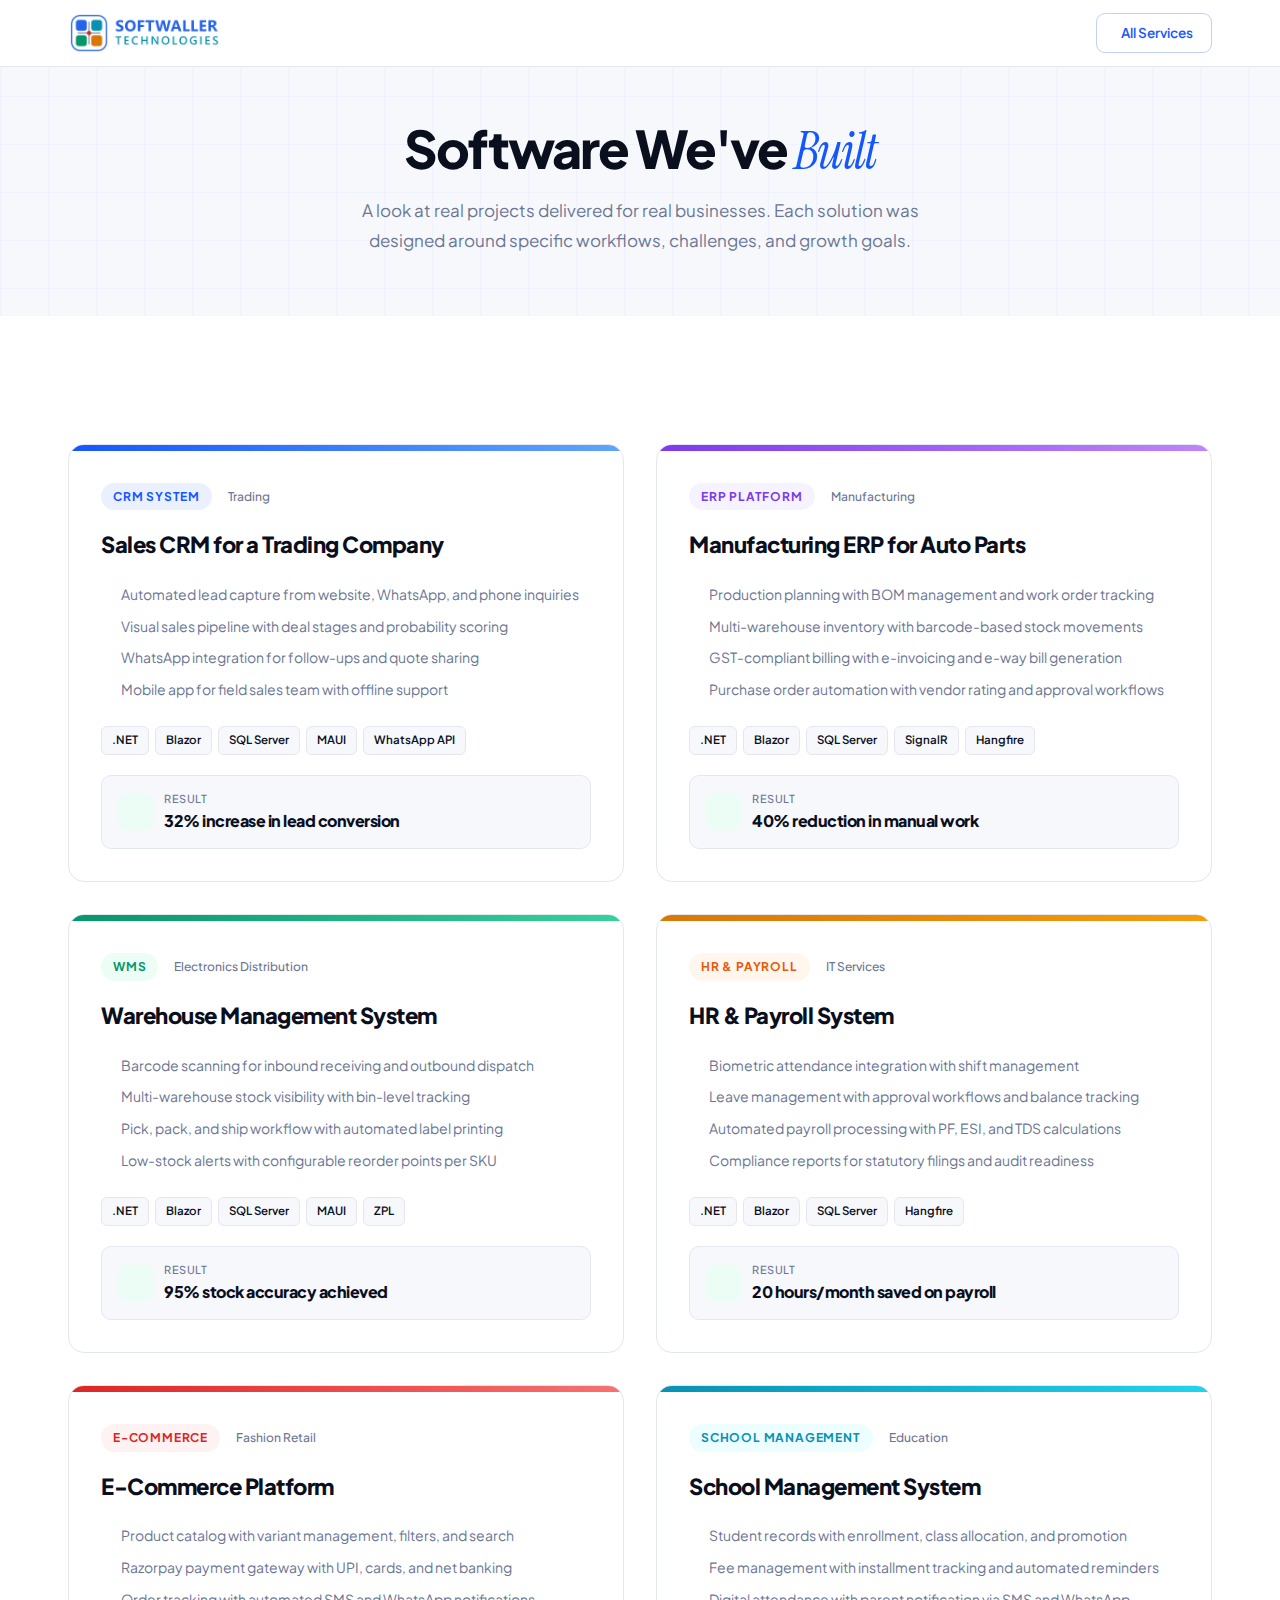
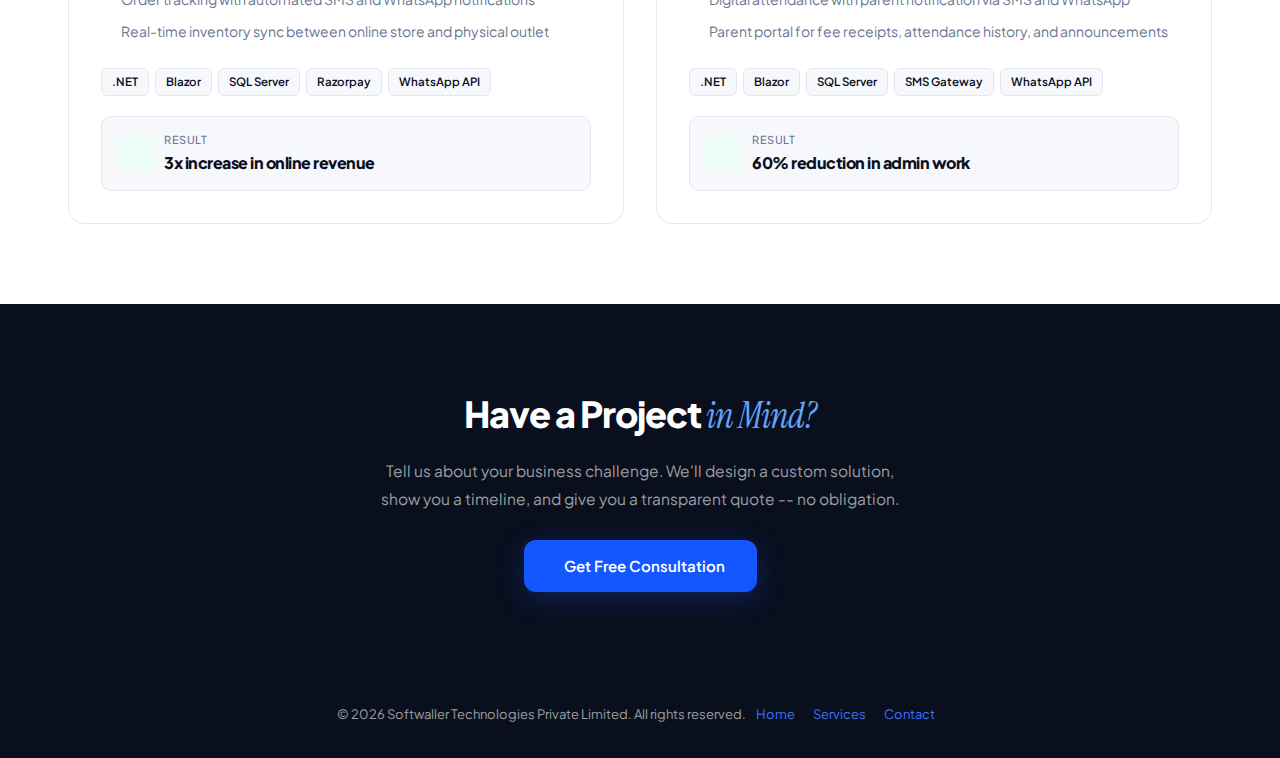
<file: portfolio.html>
<!DOCTYPE html>
<html lang="en">
<head>
<meta charset="UTF-8">
<meta name="viewport" content="width=device-width, initial-scale=1.0">
<title>Our Work — Softwaller Technologies</title>
<meta name="description" content="Explore real-world projects delivered by Softwaller Technologies — CRM, ERP, warehouse management, HR payroll, and e-commerce solutions for Indian businesses.">
<meta name="robots" content="index, follow, max-snippet:-1, max-image-preview:large">
<link rel="canonical" href="https://www.softwaller.com/portfolio.html">
<meta property="og:type" content="website">
<meta property="og:url" content="https://www.softwaller.com/portfolio.html">
<meta property="og:title" content="Our Work — Softwaller Technologies">
<meta property="og:description" content="Explore real-world projects delivered by Softwaller Technologies — CRM, ERP, warehouse management, HR payroll, and e-commerce solutions for Indian businesses.">
<meta property="og:image" content="https://www.softwaller.com/assets/og-image.jpg">
<meta property="og:site_name" content="Softwaller Technologies Private Limited">
<meta property="og:locale" content="en_IN">
<meta name="twitter:card" content="summary_large_image">
<meta name="twitter:site" content="@softwaller">
<meta name="twitter:title" content="Our Work — Softwaller Technologies">
<meta name="twitter:description" content="Explore real-world projects delivered by Softwaller Technologies — CRM, ERP, warehouse management, HR payroll, and e-commerce solutions for Indian businesses.">
<link rel="icon" type="image/svg+xml" href="data:image/svg+xml,%3Csvg xmlns='http://www.w3.org/2000/svg' viewBox='0 0 32 32'%3E%3Crect x='1' y='1' width='30' height='30' rx='7' fill='%23070D1A' stroke='%232563EB' stroke-width='1'/%3E%3Cline x1='16' y1='7' x2='16' y2='25' stroke='%2364748B' stroke-width='.8'/%3E%3Cline x1='7' y1='16' x2='25' y2='16' stroke='%2364748B' stroke-width='.8'/%3E%3Crect x='5' y='5' width='9' height='9' rx='2.5' fill='%232563EB'/%3E%3Crect x='18' y='5' width='9' height='9' rx='2.5' fill='%230891B2'/%3E%3Crect x='5' y='18' width='9' height='9' rx='2.5' fill='%23059669'/%3E%3Crect x='18' y='18' width='9' height='9' rx='2.5' fill='%23D97706'/%3E%3Ccircle cx='16' cy='16' r='2' fill='%23DC2626'/%3E%3C/svg%3E">
<link rel="preconnect" href="https://fonts.googleapis.com">
<link rel="preconnect" href="https://fonts.gstatic.com" crossorigin>
<link rel="preconnect" href="https://cdnjs.cloudflare.com" crossorigin>
<link rel="preload" as="style" href="https://fonts.googleapis.com/css2?family=Plus+Jakarta+Sans:wght@400;500;600;700;800&display=swap">
<link href="https://fonts.googleapis.com/css2?family=Plus+Jakarta+Sans:wght@400;500;600;700;800&family=Instrument+Serif:ital@0;1&display=swap" rel="stylesheet">
<link rel="stylesheet" href="https://cdnjs.cloudflare.com/ajax/libs/font-awesome/6.5.1/css/all.min.css" integrity="sha512-DTOQO9RWCH3ppGqcWaEA1BIZOC6xxalwEsw9c2QQeAIftl+Vegovlnee1c9QX4TctnWMn13TZye+giMm8e2LwA==" crossorigin="anonymous" referrerpolicy="no-referrer">
<link rel="stylesheet" href="assets/shared.css?v=1.0.2">
<!-- GA4 — loaded conditionally based on cookie consent -->
<script>
if(localStorage.getItem('sw_cookie')==='accepted'){
  var s=document.createElement('script');s.async=true;s.src='https://www.googletagmanager.com/gtag/js?id=G-EXWE1WLTVE';document.head.appendChild(s);
  window.dataLayer=window.dataLayer||[];function gtag(){dataLayer.push(arguments)}gtag('js',new Date());gtag('config','G-EXWE1WLTVE');
  (function(c,l,a,r,i,t,y){c[a]=c[a]||function(){(c[a].q=c[a].q||[]).push(arguments)};t=l.createElement(r);t.async=1;t.src="https://www.clarity.ms/tag/"+i;y=l.getElementsByTagName(r)[0];y.parentNode.insertBefore(t,y)})(window,document,"clarity","script","w3ftuv8jjc");
}
</script>
<script type="application/ld+json">{"@context":"https://schema.org","@type":"BreadcrumbList","itemListElement":[{"@type":"ListItem","position":1,"name":"Home","item":"https://www.softwaller.com/"},{"@type":"ListItem","position":2,"name":"Portfolio"}]}</script>
<style>
body{min-height:100vh;display:flex;flex-direction:column}

/* Hero */
.pf-hero{padding:120px 0 60px;background:var(--surf);position:relative;overflow:hidden}
.pf-hero::before{content:'';position:absolute;inset:0;background-image:linear-gradient(rgba(21,87,255,.03) 1px,transparent 1px),linear-gradient(90deg,rgba(21,87,255,.03) 1px,transparent 1px);background-size:48px 48px;pointer-events:none}
.pf-hero-inner{max-width:1200px;margin:0 auto;padding:0 28px;position:relative;z-index:1;text-align:center}
.pf-hero h1{font-size:clamp(32px,4.5vw,52px);font-weight:800;letter-spacing:-2px;line-height:1.08;margin-bottom:16px;color:var(--ink)}
.pf-hero h1 em{font-family:var(--serif);font-style:italic;font-weight:400;color:var(--blue)}
.pf-hero p{font-size:17px;color:var(--muted);max-width:560px;margin:0 auto;line-height:1.75}

/* Section */
.pf-section{padding:80px 0}
.pf-inner{max-width:1200px;margin:0 auto;padding:0 28px}

/* Portfolio Grid */
.pf-grid{display:grid;grid-template-columns:repeat(2,1fr);gap:32px;margin-top:48px}

/* Project Card */
.pf-card{background:var(--white);border:1px solid var(--line);border-radius:16px;overflow:hidden;transition:all .3s}
.pf-card:hover{border-color:var(--blue-br);box-shadow:var(--sh-md);transform:translateY(-3px)}
.pf-card-bar{height:6px;width:100%}
.pf-card-body{padding:32px}
.pf-card-meta{display:flex;align-items:center;gap:12px;margin-bottom:16px;flex-wrap:wrap}
.pf-card-type{font-size:12px;font-weight:700;text-transform:uppercase;letter-spacing:.8px;padding:4px 12px;border-radius:20px;display:inline-block}
.pf-card-industry{font-size:12px;font-weight:500;color:var(--muted);display:flex;align-items:center;gap:4px}
.pf-card-industry i{font-size:10px}
.pf-card-body h2{font-size:22px;font-weight:800;color:var(--ink);letter-spacing:-.5px;margin-bottom:16px}

/* Features list */
.pf-features{list-style:none;padding:0;margin:0 0 20px}
.pf-features li{font-size:14px;color:var(--muted);line-height:1.7;padding:4px 0 4px 20px;position:relative}
.pf-features li::before{content:'\f00c';font-family:'Font Awesome 6 Free';font-weight:900;font-size:10px;color:var(--green);position:absolute;left:0;top:7px}

/* Tech stack */
.pf-tech{display:flex;flex-wrap:wrap;gap:6px;margin-bottom:20px}
.pf-tech-badge{font-size:11.5px;font-weight:600;padding:4px 10px;border-radius:6px;background:var(--surf);color:var(--ink);border:1px solid var(--line)}

/* Result metric */
.pf-result{display:flex;align-items:center;gap:10px;padding:14px 16px;background:var(--surf);border-radius:10px;border:1px solid var(--line)}
.pf-result-icon{width:36px;height:36px;border-radius:9px;background:var(--green-bg);color:var(--green);display:flex;align-items:center;justify-content:center;font-size:14px;flex-shrink:0}
.pf-result-text{flex:1}
.pf-result-label{font-size:11px;font-weight:500;color:var(--muted);text-transform:uppercase;letter-spacing:.5px}
.pf-result-value{font-size:16px;font-weight:800;color:var(--ink);letter-spacing:-.5px}

/* CTA */
.pf-cta{padding:80px 0;background:var(--ink);text-align:center}
.pf-cta-inner{max-width:600px;margin:0 auto;padding:0 28px}
.pf-cta h2{font-size:clamp(24px,3vw,36px);font-weight:800;color:#fff;letter-spacing:-1px;margin-bottom:12px}
.pf-cta h2 em{font-family:var(--serif);font-style:italic;font-weight:400;color:#60A5FA}
.pf-cta p{font-size:15.5px;color:rgba(255,255,255,.6);line-height:1.75;margin-bottom:28px}
.pf-cta .btn-primary{display:inline-flex;align-items:center;gap:8px;padding:14px 32px;background:var(--blue);color:#fff;border:none;border-radius:12px;font-size:15px;font-weight:600;cursor:pointer;text-decoration:none;transition:all .2s}
.pf-cta .btn-primary:hover{background:#0D47E5;transform:translateY(-2px);box-shadow:0 8px 24px rgba(21,87,255,.3)}

/* Responsive */
@media(max-width:768px){
  .pf-grid{grid-template-columns:1fr;gap:24px}
  .pf-hero{padding:100px 0 48px}
  .pf-card-body{padding:24px}
}
@media(max-width:480px){
  .pf-card-body h2{font-size:18px}
  .pf-tech-badge{font-size:10.5px}
}
</style>
</head>
<body>
<a href="#main" class="skip-link">Skip to main content</a>

<nav class="pnav">
  <div class="pnav-inner">
    <a href="./" class="pnav-logo">
      <img src="assets/softwaller-technologies-logo-light.png" alt="Softwaller Technologies - Custom CRM, ERP & Business Software" height="42" width="210">
    </a>
    <a href="./#services" class="pnav-back"><i class="fa-solid fa-arrow-left"></i> All Services</a>
  </div>
</nav>

<main id="main">
<section class="pf-hero">
  <div class="pf-hero-inner">
    <h1>Software We've <em>Built</em></h1>
    <p>A look at real projects delivered for real businesses. Each solution was designed around specific workflows, challenges, and growth goals.</p>
  </div>
</section>

<section class="pf-section" style="background:var(--white)">
  <div class="pf-inner">
    <div class="pf-grid">

      <!-- Sales CRM -->
      <div class="pf-card">
        <div class="pf-card-bar" style="background:linear-gradient(90deg,#1557FF,#60A5FA)"></div>
        <div class="pf-card-body">
          <div class="pf-card-meta">
            <span class="pf-card-type" style="background:var(--blue-bg);color:var(--blue)">CRM System</span>
            <span class="pf-card-industry"><i class="fa-solid fa-circle"></i> Trading</span>
          </div>
          <h2>Sales CRM for a Trading Company</h2>
          <ul class="pf-features">
            <li>Automated lead capture from website, WhatsApp, and phone inquiries</li>
            <li>Visual sales pipeline with deal stages and probability scoring</li>
            <li>WhatsApp integration for follow-ups and quote sharing</li>
            <li>Mobile app for field sales team with offline support</li>
          </ul>
          <div class="pf-tech">
            <span class="pf-tech-badge">.NET</span>
            <span class="pf-tech-badge">Blazor</span>
            <span class="pf-tech-badge">SQL Server</span>
            <span class="pf-tech-badge">MAUI</span>
            <span class="pf-tech-badge">WhatsApp API</span>
          </div>
          <div class="pf-result">
            <div class="pf-result-icon"><i class="fa-solid fa-arrow-trend-up"></i></div>
            <div class="pf-result-text">
              <div class="pf-result-label">Result</div>
              <div class="pf-result-value">32% increase in lead conversion</div>
            </div>
          </div>
        </div>
      </div>

      <!-- Manufacturing ERP -->
      <div class="pf-card">
        <div class="pf-card-bar" style="background:linear-gradient(90deg,#7C3AED,#C084FC)"></div>
        <div class="pf-card-body">
          <div class="pf-card-meta">
            <span class="pf-card-type" style="background:var(--purple-bg);color:var(--purple)">ERP Platform</span>
            <span class="pf-card-industry"><i class="fa-solid fa-circle"></i> Manufacturing</span>
          </div>
          <h2>Manufacturing ERP for Auto Parts</h2>
          <ul class="pf-features">
            <li>Production planning with BOM management and work order tracking</li>
            <li>Multi-warehouse inventory with barcode-based stock movements</li>
            <li>GST-compliant billing with e-invoicing and e-way bill generation</li>
            <li>Purchase order automation with vendor rating and approval workflows</li>
          </ul>
          <div class="pf-tech">
            <span class="pf-tech-badge">.NET</span>
            <span class="pf-tech-badge">Blazor</span>
            <span class="pf-tech-badge">SQL Server</span>
            <span class="pf-tech-badge">SignalR</span>
            <span class="pf-tech-badge">Hangfire</span>
          </div>
          <div class="pf-result">
            <div class="pf-result-icon"><i class="fa-solid fa-arrow-trend-up"></i></div>
            <div class="pf-result-text">
              <div class="pf-result-label">Result</div>
              <div class="pf-result-value">40% reduction in manual work</div>
            </div>
          </div>
        </div>
      </div>

      <!-- Warehouse Management -->
      <div class="pf-card">
        <div class="pf-card-bar" style="background:linear-gradient(90deg,#059669,#34D399)"></div>
        <div class="pf-card-body">
          <div class="pf-card-meta">
            <span class="pf-card-type" style="background:var(--green-bg);color:var(--green)">WMS</span>
            <span class="pf-card-industry"><i class="fa-solid fa-circle"></i> Electronics Distribution</span>
          </div>
          <h2>Warehouse Management System</h2>
          <ul class="pf-features">
            <li>Barcode scanning for inbound receiving and outbound dispatch</li>
            <li>Multi-warehouse stock visibility with bin-level tracking</li>
            <li>Pick, pack, and ship workflow with automated label printing</li>
            <li>Low-stock alerts with configurable reorder points per SKU</li>
          </ul>
          <div class="pf-tech">
            <span class="pf-tech-badge">.NET</span>
            <span class="pf-tech-badge">Blazor</span>
            <span class="pf-tech-badge">SQL Server</span>
            <span class="pf-tech-badge">MAUI</span>
            <span class="pf-tech-badge">ZPL</span>
          </div>
          <div class="pf-result">
            <div class="pf-result-icon"><i class="fa-solid fa-arrow-trend-up"></i></div>
            <div class="pf-result-text">
              <div class="pf-result-label">Result</div>
              <div class="pf-result-value">95% stock accuracy achieved</div>
            </div>
          </div>
        </div>
      </div>

      <!-- HR & Payroll -->
      <div class="pf-card">
        <div class="pf-card-bar" style="background:linear-gradient(90deg,#D97706,#F59E0B)"></div>
        <div class="pf-card-body">
          <div class="pf-card-meta">
            <span class="pf-card-type" style="background:var(--orange-bg);color:var(--orange)">HR & Payroll</span>
            <span class="pf-card-industry"><i class="fa-solid fa-circle"></i> IT Services</span>
          </div>
          <h2>HR & Payroll System</h2>
          <ul class="pf-features">
            <li>Biometric attendance integration with shift management</li>
            <li>Leave management with approval workflows and balance tracking</li>
            <li>Automated payroll processing with PF, ESI, and TDS calculations</li>
            <li>Compliance reports for statutory filings and audit readiness</li>
          </ul>
          <div class="pf-tech">
            <span class="pf-tech-badge">.NET</span>
            <span class="pf-tech-badge">Blazor</span>
            <span class="pf-tech-badge">SQL Server</span>
            <span class="pf-tech-badge">Hangfire</span>
          </div>
          <div class="pf-result">
            <div class="pf-result-icon"><i class="fa-solid fa-arrow-trend-up"></i></div>
            <div class="pf-result-text">
              <div class="pf-result-label">Result</div>
              <div class="pf-result-value">20 hours/month saved on payroll</div>
            </div>
          </div>
        </div>
      </div>

      <!-- E-Commerce -->
      <div class="pf-card">
        <div class="pf-card-bar" style="background:linear-gradient(90deg,#DC2626,#F87171)"></div>
        <div class="pf-card-body">
          <div class="pf-card-meta">
            <span class="pf-card-type" style="background:#FEF2F2;color:#DC2626">E-Commerce</span>
            <span class="pf-card-industry"><i class="fa-solid fa-circle"></i> Fashion Retail</span>
          </div>
          <h2>E-Commerce Platform</h2>
          <ul class="pf-features">
            <li>Product catalog with variant management, filters, and search</li>
            <li>Razorpay payment gateway with UPI, cards, and net banking</li>
            <li>Order tracking with automated SMS and WhatsApp notifications</li>
            <li>Real-time inventory sync between online store and physical outlet</li>
          </ul>
          <div class="pf-tech">
            <span class="pf-tech-badge">.NET</span>
            <span class="pf-tech-badge">Blazor</span>
            <span class="pf-tech-badge">SQL Server</span>
            <span class="pf-tech-badge">Razorpay</span>
            <span class="pf-tech-badge">WhatsApp API</span>
          </div>
          <div class="pf-result">
            <div class="pf-result-icon"><i class="fa-solid fa-arrow-trend-up"></i></div>
            <div class="pf-result-text">
              <div class="pf-result-label">Result</div>
              <div class="pf-result-value">3x increase in online revenue</div>
            </div>
          </div>
        </div>
      </div>

      <!-- School Management -->
      <div class="pf-card">
        <div class="pf-card-bar" style="background:linear-gradient(90deg,#0891B2,#22D3EE)"></div>
        <div class="pf-card-body">
          <div class="pf-card-meta">
            <span class="pf-card-type" style="background:#ECFEFF;color:#0891B2">School Management</span>
            <span class="pf-card-industry"><i class="fa-solid fa-circle"></i> Education</span>
          </div>
          <h2>School Management System</h2>
          <ul class="pf-features">
            <li>Student records with enrollment, class allocation, and promotion</li>
            <li>Fee management with installment tracking and automated reminders</li>
            <li>Digital attendance with parent notification via SMS and WhatsApp</li>
            <li>Parent portal for fee receipts, attendance history, and announcements</li>
          </ul>
          <div class="pf-tech">
            <span class="pf-tech-badge">.NET</span>
            <span class="pf-tech-badge">Blazor</span>
            <span class="pf-tech-badge">SQL Server</span>
            <span class="pf-tech-badge">SMS Gateway</span>
            <span class="pf-tech-badge">WhatsApp API</span>
          </div>
          <div class="pf-result">
            <div class="pf-result-icon"><i class="fa-solid fa-arrow-trend-up"></i></div>
            <div class="pf-result-text">
              <div class="pf-result-label">Result</div>
              <div class="pf-result-value">60% reduction in admin work</div>
            </div>
          </div>
        </div>
      </div>

    </div>
  </div>
</section>

<section class="pf-cta">
  <div class="pf-cta-inner">
    <h2>Have a Project <em>in Mind?</em></h2>
    <p>Tell us about your business challenge. We'll design a custom solution, show you a timeline, and give you a transparent quote -- no obligation.</p>
    <a href="./#contact" class="btn-primary"><i class="fa-solid fa-paper-plane"></i> Get Free Consultation</a>
  </div>
</section>

</main>

<footer class="pfooter">
  <div>&copy; 2026 Softwaller Technologies Private Limited. All rights reserved. <a href="./">Home</a> <a href="./#services">Services</a> <a href="./#contact">Contact</a></div>
</footer>

<!--Start of Tawk.to Script — loaded only if cookie consent accepted-->
<script>
if(localStorage.getItem('sw_cookie')==='accepted'){
  var Tawk_API=Tawk_API||{},Tawk_LoadStart=new Date();
  var s1=document.createElement("script");s1.async=true;
  s1.src='https://embed.tawk.to/69c94e34d2d96c1c3cdc0170/1jkt5ivim';
  s1.charset='UTF-8';s1.setAttribute('crossorigin','*');
  document.head.appendChild(s1);
}
</script>
<!--End of Tawk.to Script-->

</body>
</html>
</file>
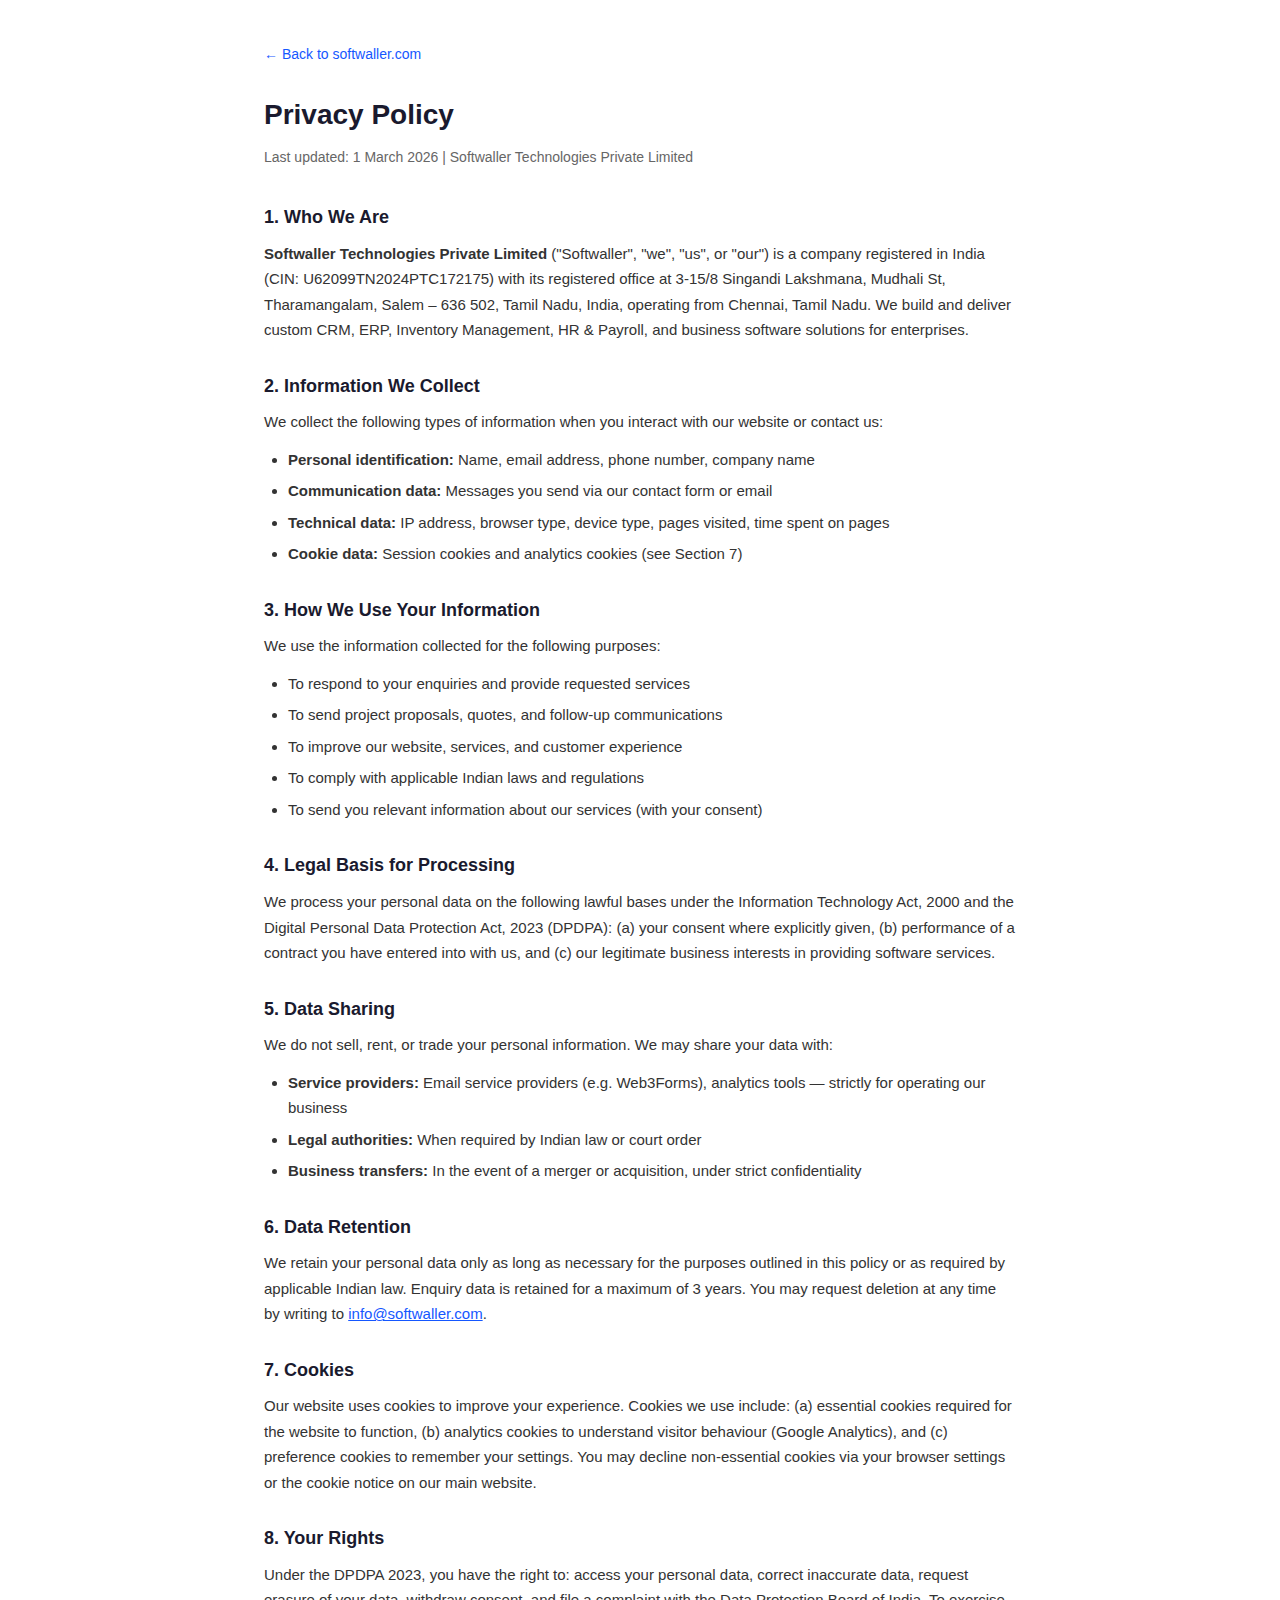
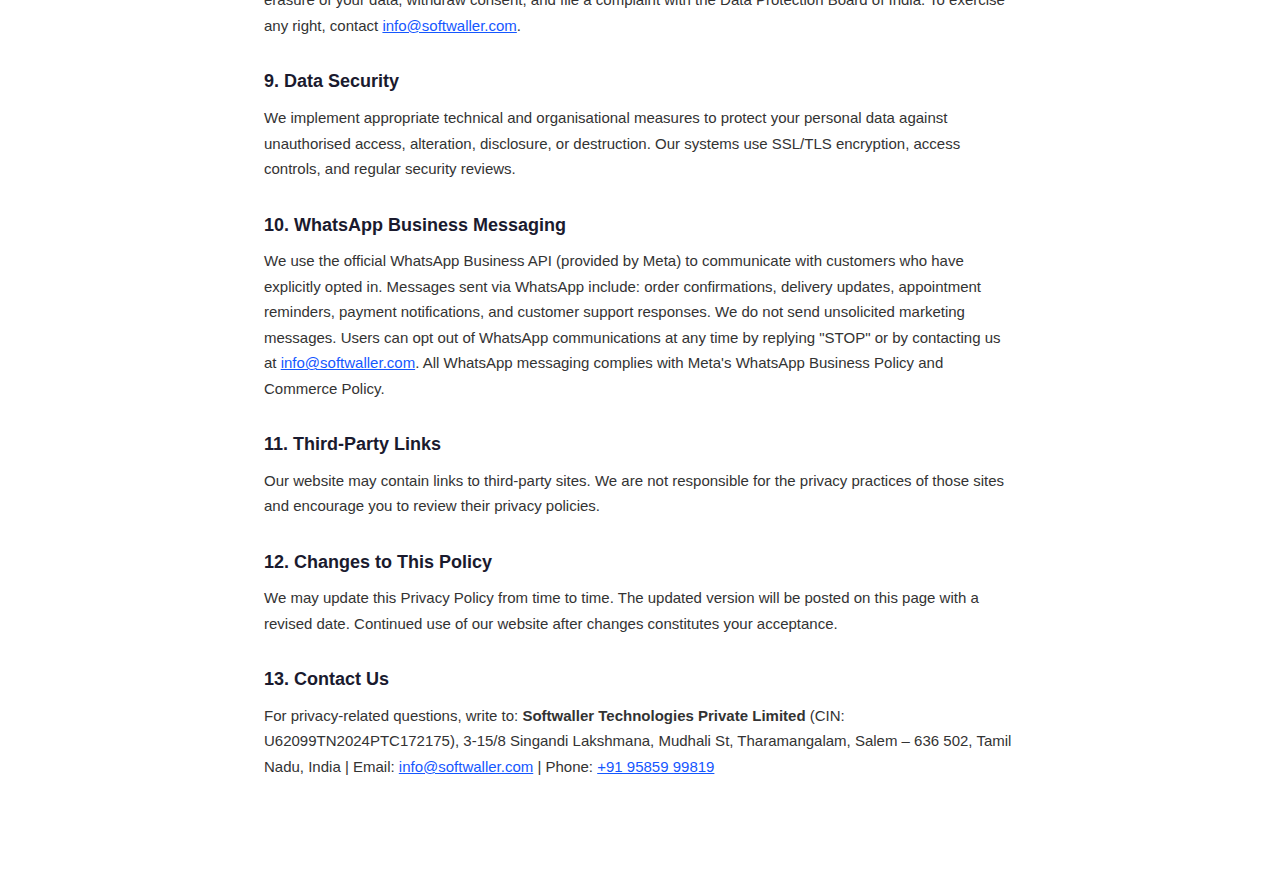
<file: privacy-policy.html>
<!DOCTYPE html>
<html lang="en">
<head>
<meta charset="UTF-8">
<meta name="viewport" content="width=device-width, initial-scale=1.0">
<title>Privacy Policy — Softwaller Technologies Private Limited</title>
<meta name="description" content="Privacy Policy of Softwaller Technologies Private Limited. Learn how we collect, use, and protect your personal data.">
<meta name="robots" content="index, follow">
<link rel="canonical" href="https://www.softwaller.com/privacy-policy.html">
<meta property="og:type" content="website">
<meta property="og:url" content="https://www.softwaller.com/privacy-policy.html">
<meta property="og:title" content="Privacy Policy — Softwaller Technologies Private Limited">
<meta property="og:description" content="Privacy Policy of Softwaller Technologies Private Limited. Learn how we collect, use, and protect your personal data.">
<meta property="og:image" content="https://www.softwaller.com/assets/og-image.jpg">
<meta property="og:site_name" content="Softwaller Technologies Private Limited">
<meta property="og:locale" content="en_IN">
<meta name="twitter:card" content="summary_large_image">
<meta name="twitter:title" content="Privacy Policy — Softwaller Technologies">
<meta name="twitter:description" content="Privacy Policy of Softwaller Technologies. Learn how we collect, use, and protect your personal data.">
<meta name="twitter:image" content="https://www.softwaller.com/assets/og-image.jpg">
<link rel="icon" type="image/x-icon" href="favicon.ico">
<link rel="icon" type="image/png" sizes="32x32" href="assets/favicon-32x32.png">
<script type="application/ld+json">{"@context":"https://schema.org","@type":"WebPage","name":"Privacy Policy","description":"Privacy Policy of Softwaller Technologies Private Limited.","url":"https://www.softwaller.com/privacy-policy.html","publisher":{"@type":"Organization","name":"Softwaller Technologies Private Limited","url":"https://www.softwaller.com"},"breadcrumb":{"@type":"BreadcrumbList","itemListElement":[{"@type":"ListItem","position":1,"name":"Home","item":"https://www.softwaller.com/"},{"@type":"ListItem","position":2,"name":"Privacy Policy","item":"https://www.softwaller.com/privacy-policy.html"}]}}</script>
<style>
  *{margin:0;padding:0;box-sizing:border-box}
  body{font-family:-apple-system,BlinkMacSystemFont,'Segoe UI',Roboto,sans-serif;color:#1a1a2e;line-height:1.7;background:#fff}
  .container{max-width:800px;margin:0 auto;padding:40px 24px 80px}
  h1{font-size:28px;margin-bottom:8px;color:#1a1a2e}
  .pol-date{color:#666;font-size:14px;margin-bottom:32px}
  h2{font-size:18px;margin:28px 0 8px;color:#1a1a2e}
  p{margin-bottom:12px;font-size:15px;color:#333}
  ul{margin:0 0 12px 24px}
  li{margin-bottom:6px;font-size:15px;color:#333}
  a{color:#1557FF}
  .back-link{display:inline-block;margin-bottom:24px;font-size:14px;color:#1557FF;text-decoration:none}
  .back-link:hover{text-decoration:underline}
</style>
</head>
<body>
<div class="container">
  <a href="/" class="back-link">&larr; Back to softwaller.com</a>
  <h1>Privacy Policy</h1>
  <p class="pol-date">Last updated: 1 March 2026 | Softwaller Technologies Private Limited</p>

  <h2>1. Who We Are</h2>
  <p><strong>Softwaller Technologies Private Limited</strong> ("Softwaller", "we", "us", or "our") is a company registered in India (CIN: U62099TN2024PTC172175) with its registered office at 3-15/8 Singandi Lakshmana, Mudhali St, Tharamangalam, Salem &ndash; 636 502, Tamil Nadu, India, operating from Chennai, Tamil Nadu. We build and deliver custom CRM, ERP, Inventory Management, HR &amp; Payroll, and business software solutions for enterprises.</p>

  <h2>2. Information We Collect</h2>
  <p>We collect the following types of information when you interact with our website or contact us:</p>
  <ul>
    <li><strong>Personal identification:</strong> Name, email address, phone number, company name</li>
    <li><strong>Communication data:</strong> Messages you send via our contact form or email</li>
    <li><strong>Technical data:</strong> IP address, browser type, device type, pages visited, time spent on pages</li>
    <li><strong>Cookie data:</strong> Session cookies and analytics cookies (see Section 7)</li>
  </ul>

  <h2>3. How We Use Your Information</h2>
  <p>We use the information collected for the following purposes:</p>
  <ul>
    <li>To respond to your enquiries and provide requested services</li>
    <li>To send project proposals, quotes, and follow-up communications</li>
    <li>To improve our website, services, and customer experience</li>
    <li>To comply with applicable Indian laws and regulations</li>
    <li>To send you relevant information about our services (with your consent)</li>
  </ul>

  <h2>4. Legal Basis for Processing</h2>
  <p>We process your personal data on the following lawful bases under the Information Technology Act, 2000 and the Digital Personal Data Protection Act, 2023 (DPDPA): (a) your consent where explicitly given, (b) performance of a contract you have entered into with us, and (c) our legitimate business interests in providing software services.</p>

  <h2>5. Data Sharing</h2>
  <p>We do not sell, rent, or trade your personal information. We may share your data with:</p>
  <ul>
    <li><strong>Service providers:</strong> Email service providers (e.g. Web3Forms), analytics tools &mdash; strictly for operating our business</li>
    <li><strong>Legal authorities:</strong> When required by Indian law or court order</li>
    <li><strong>Business transfers:</strong> In the event of a merger or acquisition, under strict confidentiality</li>
  </ul>

  <h2>6. Data Retention</h2>
  <p>We retain your personal data only as long as necessary for the purposes outlined in this policy or as required by applicable Indian law. Enquiry data is retained for a maximum of 3 years. You may request deletion at any time by writing to <a href="mailto:info@softwaller.com">info@softwaller.com</a>.</p>

  <h2>7. Cookies</h2>
  <p>Our website uses cookies to improve your experience. Cookies we use include: (a) essential cookies required for the website to function, (b) analytics cookies to understand visitor behaviour (Google Analytics), and (c) preference cookies to remember your settings. You may decline non-essential cookies via your browser settings or the cookie notice on our main website.</p>

  <h2>8. Your Rights</h2>
  <p>Under the DPDPA 2023, you have the right to: access your personal data, correct inaccurate data, request erasure of your data, withdraw consent, and file a complaint with the Data Protection Board of India. To exercise any right, contact <a href="mailto:info@softwaller.com">info@softwaller.com</a>.</p>

  <h2>9. Data Security</h2>
  <p>We implement appropriate technical and organisational measures to protect your personal data against unauthorised access, alteration, disclosure, or destruction. Our systems use SSL/TLS encryption, access controls, and regular security reviews.</p>

  <h2>10. WhatsApp Business Messaging</h2>
  <p>We use the official WhatsApp Business API (provided by Meta) to communicate with customers who have explicitly opted in. Messages sent via WhatsApp include: order confirmations, delivery updates, appointment reminders, payment notifications, and customer support responses. We do not send unsolicited marketing messages. Users can opt out of WhatsApp communications at any time by replying "STOP" or by contacting us at <a href="mailto:info@softwaller.com">info@softwaller.com</a>. All WhatsApp messaging complies with Meta's WhatsApp Business Policy and Commerce Policy.</p>

  <h2>11. Third-Party Links</h2>
  <p>Our website may contain links to third-party sites. We are not responsible for the privacy practices of those sites and encourage you to review their privacy policies.</p>

  <h2>12. Changes to This Policy</h2>
  <p>We may update this Privacy Policy from time to time. The updated version will be posted on this page with a revised date. Continued use of our website after changes constitutes your acceptance.</p>

  <h2>13. Contact Us</h2>
  <p>For privacy-related questions, write to: <strong>Softwaller Technologies Private Limited</strong> (CIN: U62099TN2024PTC172175), 3-15/8 Singandi Lakshmana, Mudhali St, Tharamangalam, Salem &ndash; 636 502, Tamil Nadu, India | Email: <a href="mailto:info@softwaller.com">info@softwaller.com</a> | Phone: <a href="tel:+919585999819">+91 95859 99819</a></p>
</div>
</body>
</html>
</file>
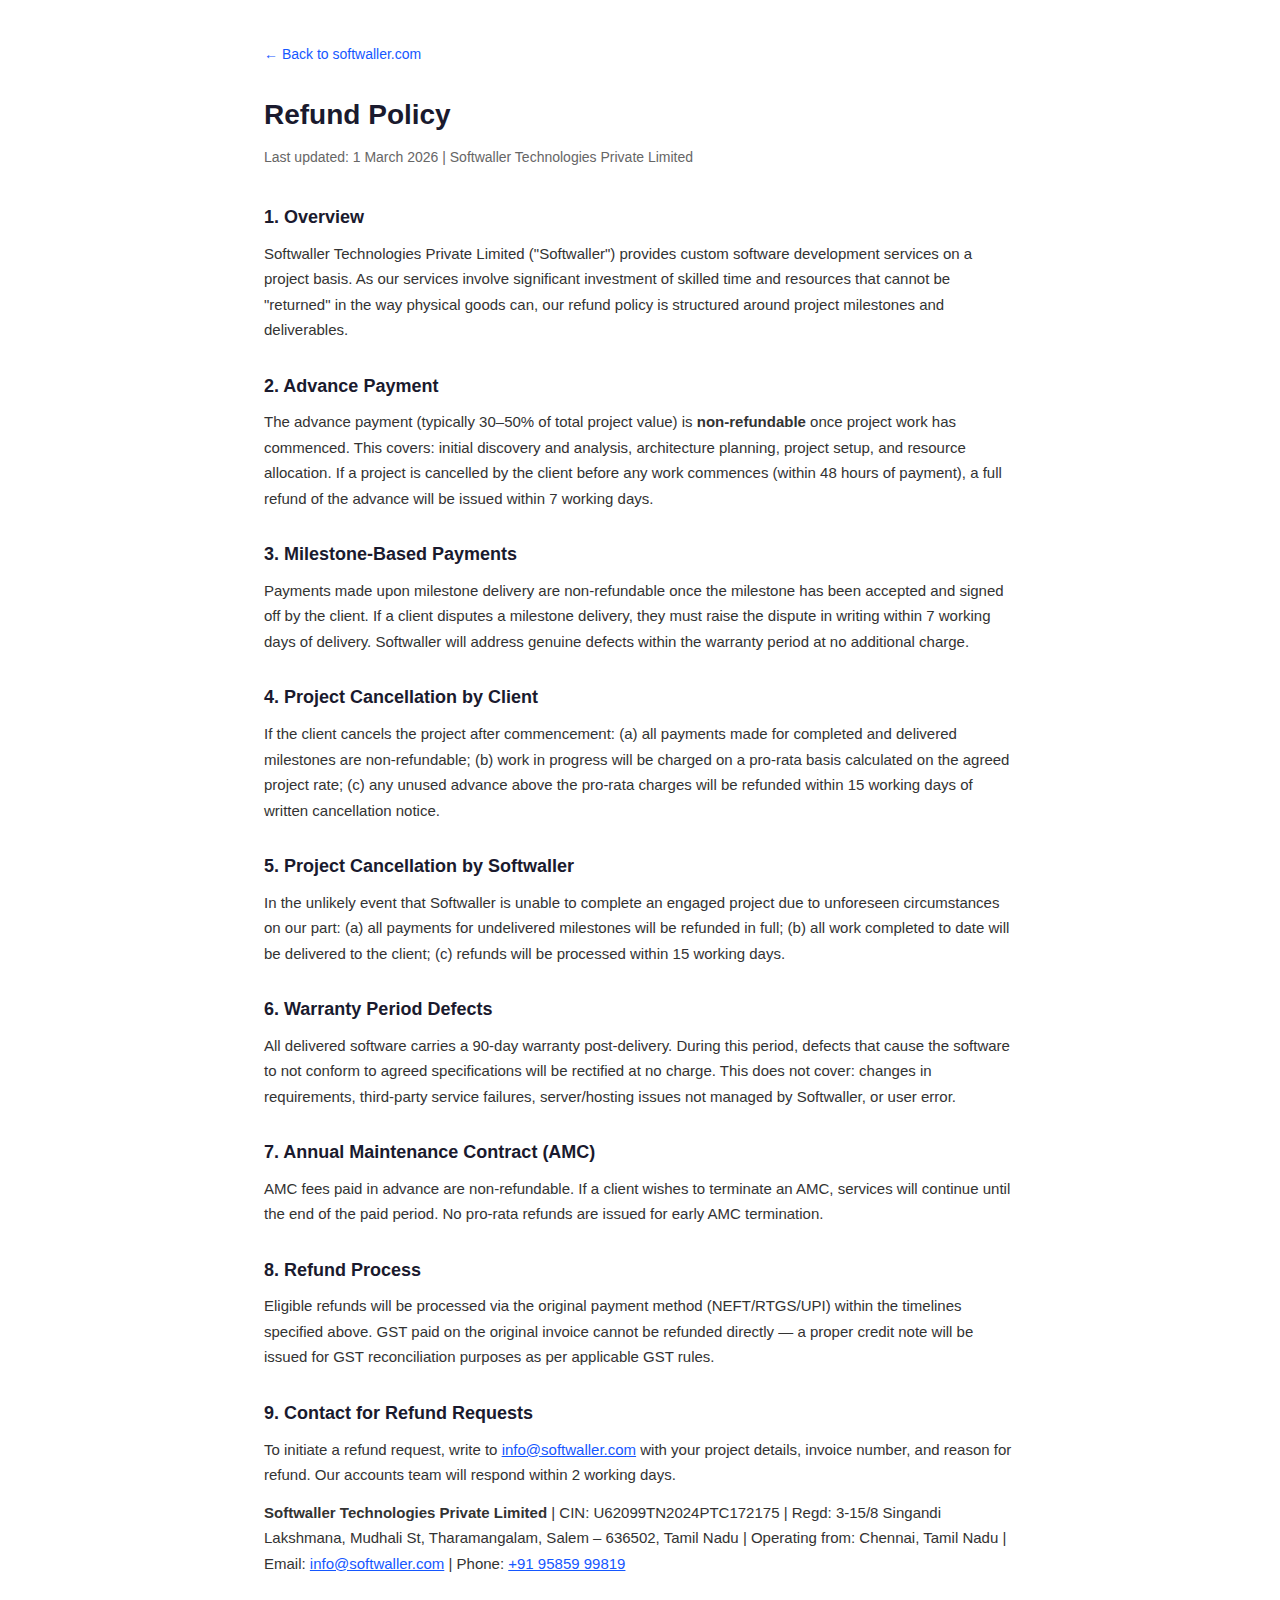
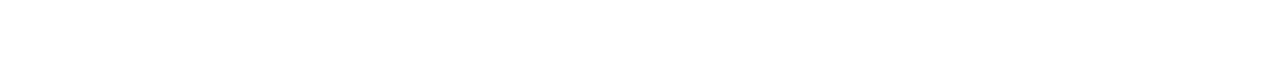
<file: refund-policy.html>
<!DOCTYPE html>
<html lang="en">
<head>
<meta charset="UTF-8">
<meta name="viewport" content="width=device-width, initial-scale=1.0">
<title>Refund Policy — Softwaller Technologies Private Limited</title>
<meta name="description" content="Refund Policy of Softwaller Technologies Private Limited. Understand our refund terms for custom software development projects.">
<meta name="robots" content="index, follow">
<link rel="canonical" href="https://www.softwaller.com/refund-policy.html">
<meta property="og:type" content="website">
<meta property="og:url" content="https://www.softwaller.com/refund-policy.html">
<meta property="og:title" content="Refund Policy — Softwaller Technologies Private Limited">
<meta property="og:description" content="Refund Policy of Softwaller Technologies Private Limited. Understand our refund terms for custom software development projects.">
<meta property="og:image" content="https://www.softwaller.com/assets/og-image.jpg">
<meta property="og:site_name" content="Softwaller Technologies Private Limited">
<meta property="og:locale" content="en_IN">
<meta name="twitter:card" content="summary_large_image">
<meta name="twitter:title" content="Refund Policy — Softwaller Technologies">
<meta name="twitter:description" content="Refund Policy of Softwaller Technologies. Understand our refund terms for custom software development projects.">
<meta name="twitter:image" content="https://www.softwaller.com/assets/og-image.jpg">
<link rel="icon" type="image/x-icon" href="favicon.ico">
<link rel="icon" type="image/png" sizes="32x32" href="assets/favicon-32x32.png">
<script type="application/ld+json">{"@context":"https://schema.org","@type":"WebPage","name":"Refund Policy","description":"Refund Policy of Softwaller Technologies Private Limited.","url":"https://www.softwaller.com/refund-policy.html","publisher":{"@type":"Organization","name":"Softwaller Technologies Private Limited","url":"https://www.softwaller.com"},"breadcrumb":{"@type":"BreadcrumbList","itemListElement":[{"@type":"ListItem","position":1,"name":"Home","item":"https://www.softwaller.com/"},{"@type":"ListItem","position":2,"name":"Refund Policy","item":"https://www.softwaller.com/refund-policy.html"}]}}</script>
<style>
  *{margin:0;padding:0;box-sizing:border-box}
  body{font-family:-apple-system,BlinkMacSystemFont,'Segoe UI',Roboto,sans-serif;color:#1a1a2e;line-height:1.7;background:#fff}
  .container{max-width:800px;margin:0 auto;padding:40px 24px 80px}
  h1{font-size:28px;margin-bottom:8px;color:#1a1a2e}
  .pol-date{color:#666;font-size:14px;margin-bottom:32px}
  h2{font-size:18px;margin:28px 0 8px;color:#1a1a2e}
  p{margin-bottom:12px;font-size:15px;color:#333}
  a{color:#1557FF}
  .back-link{display:inline-block;margin-bottom:24px;font-size:14px;color:#1557FF;text-decoration:none}
  .back-link:hover{text-decoration:underline}
</style>
</head>
<body>
<div class="container">
  <a href="/" class="back-link">&larr; Back to softwaller.com</a>
  <h1>Refund Policy</h1>
  <p class="pol-date">Last updated: 1 March 2026 | Softwaller Technologies Private Limited</p>

  <h2>1. Overview</h2>
  <p>Softwaller Technologies Private Limited ("Softwaller") provides custom software development services on a project basis. As our services involve significant investment of skilled time and resources that cannot be "returned" in the way physical goods can, our refund policy is structured around project milestones and deliverables.</p>

  <h2>2. Advance Payment</h2>
  <p>The advance payment (typically 30&ndash;50% of total project value) is <strong>non-refundable</strong> once project work has commenced. This covers: initial discovery and analysis, architecture planning, project setup, and resource allocation. If a project is cancelled by the client before any work commences (within 48 hours of payment), a full refund of the advance will be issued within 7 working days.</p>

  <h2>3. Milestone-Based Payments</h2>
  <p>Payments made upon milestone delivery are non-refundable once the milestone has been accepted and signed off by the client. If a client disputes a milestone delivery, they must raise the dispute in writing within 7 working days of delivery. Softwaller will address genuine defects within the warranty period at no additional charge.</p>

  <h2>4. Project Cancellation by Client</h2>
  <p>If the client cancels the project after commencement: (a) all payments made for completed and delivered milestones are non-refundable; (b) work in progress will be charged on a pro-rata basis calculated on the agreed project rate; (c) any unused advance above the pro-rata charges will be refunded within 15 working days of written cancellation notice.</p>

  <h2>5. Project Cancellation by Softwaller</h2>
  <p>In the unlikely event that Softwaller is unable to complete an engaged project due to unforeseen circumstances on our part: (a) all payments for undelivered milestones will be refunded in full; (b) all work completed to date will be delivered to the client; (c) refunds will be processed within 15 working days.</p>

  <h2>6. Warranty Period Defects</h2>
  <p>All delivered software carries a 90-day warranty post-delivery. During this period, defects that cause the software to not conform to agreed specifications will be rectified at no charge. This does not cover: changes in requirements, third-party service failures, server/hosting issues not managed by Softwaller, or user error.</p>

  <h2>7. Annual Maintenance Contract (AMC)</h2>
  <p>AMC fees paid in advance are non-refundable. If a client wishes to terminate an AMC, services will continue until the end of the paid period. No pro-rata refunds are issued for early AMC termination.</p>

  <h2>8. Refund Process</h2>
  <p>Eligible refunds will be processed via the original payment method (NEFT/RTGS/UPI) within the timelines specified above. GST paid on the original invoice cannot be refunded directly &mdash; a proper credit note will be issued for GST reconciliation purposes as per applicable GST rules.</p>

  <h2>9. Contact for Refund Requests</h2>
  <p>To initiate a refund request, write to <a href="mailto:info@softwaller.com">info@softwaller.com</a> with your project details, invoice number, and reason for refund. Our accounts team will respond within 2 working days.</p>
  <p><strong>Softwaller Technologies Private Limited</strong> | CIN: U62099TN2024PTC172175 | Regd: 3-15/8 Singandi Lakshmana, Mudhali St, Tharamangalam, Salem &ndash; 636502, Tamil Nadu | Operating from: Chennai, Tamil Nadu | Email: <a href="mailto:info@softwaller.com">info@softwaller.com</a> | Phone: <a href="tel:+919585999819">+91 95859 99819</a></p>
</div>
</body>
</html>
</file>
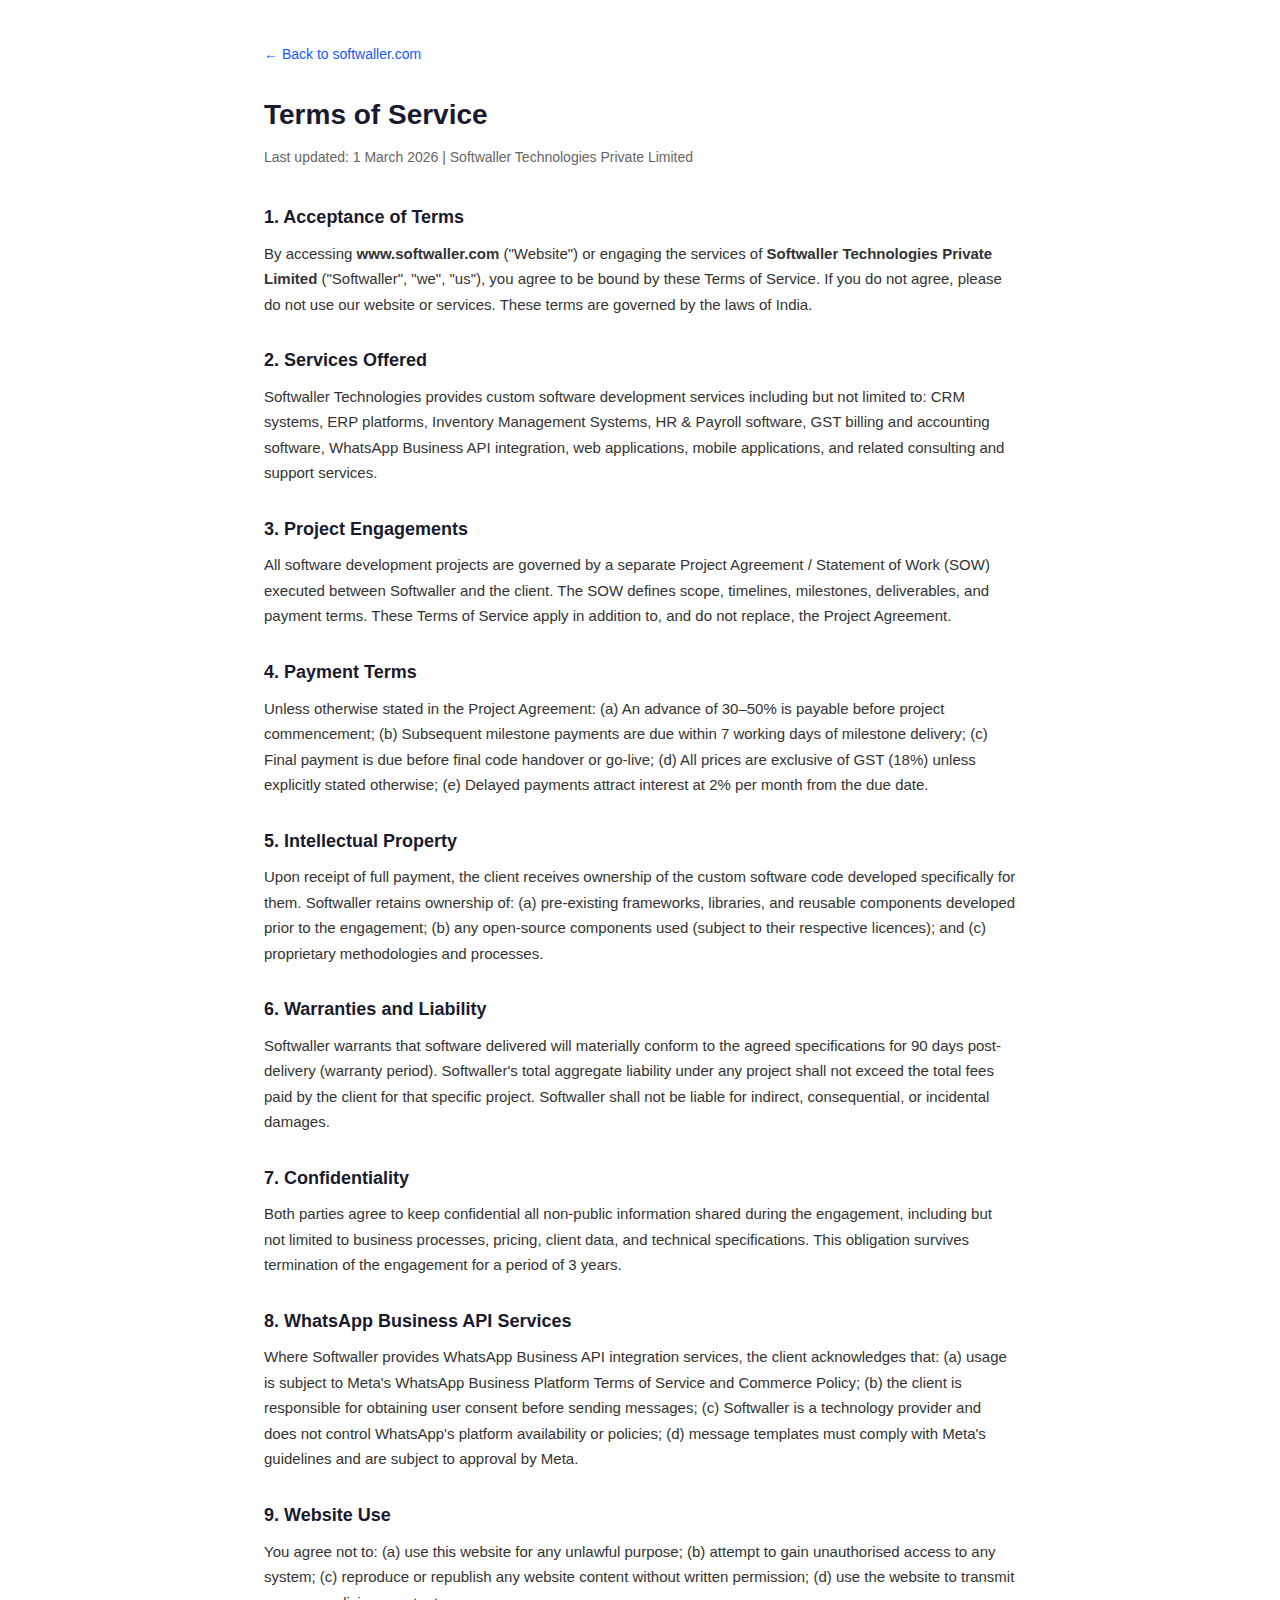
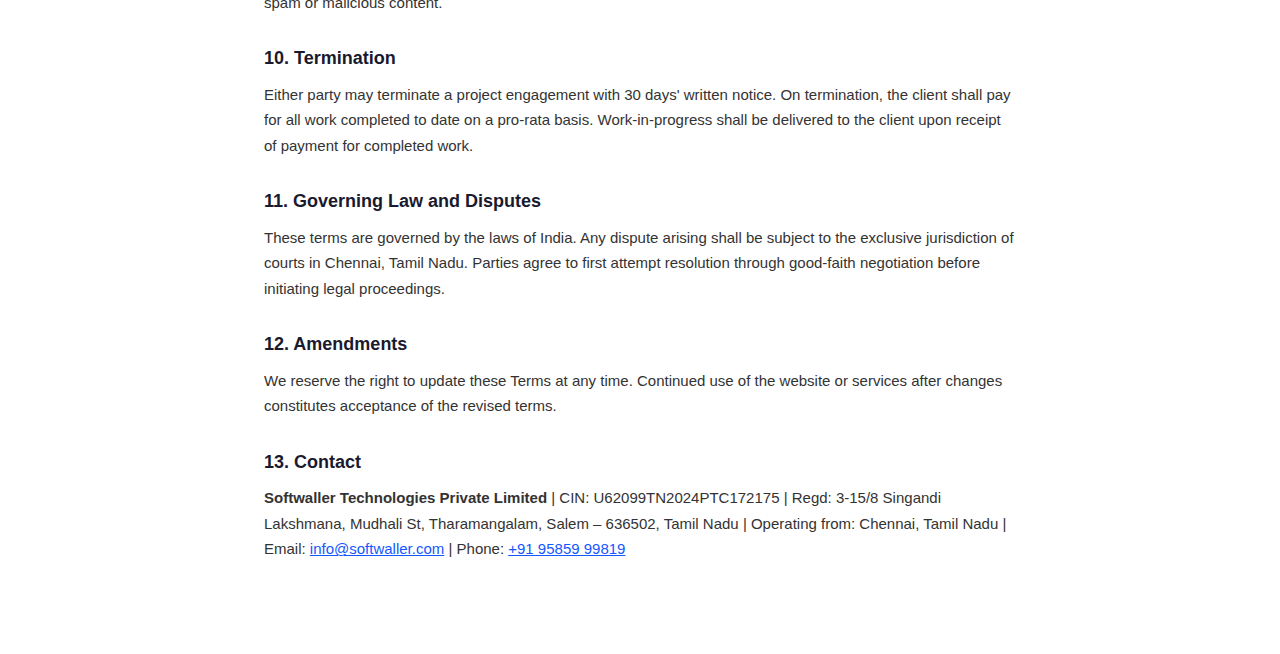
<file: terms-of-service.html>
<!DOCTYPE html>
<html lang="en">
<head>
<meta charset="UTF-8">
<meta name="viewport" content="width=device-width, initial-scale=1.0">
<title>Terms of Service — Softwaller Technologies Private Limited</title>
<meta name="description" content="Terms of Service for Softwaller Technologies Private Limited. Read our terms for custom software development services.">
<meta name="robots" content="index, follow">
<link rel="canonical" href="https://www.softwaller.com/terms-of-service.html">
<meta property="og:type" content="website">
<meta property="og:url" content="https://www.softwaller.com/terms-of-service.html">
<meta property="og:title" content="Terms of Service — Softwaller Technologies Private Limited">
<meta property="og:description" content="Terms of Service for Softwaller Technologies Private Limited. Read our terms for custom software development services.">
<meta property="og:image" content="https://www.softwaller.com/assets/og-image.jpg">
<meta property="og:site_name" content="Softwaller Technologies Private Limited">
<meta property="og:locale" content="en_IN">
<meta name="twitter:card" content="summary_large_image">
<meta name="twitter:title" content="Terms of Service — Softwaller Technologies">
<meta name="twitter:description" content="Terms of Service for Softwaller Technologies. Read our terms for custom software development services.">
<meta name="twitter:image" content="https://www.softwaller.com/assets/og-image.jpg">
<link rel="icon" type="image/x-icon" href="favicon.ico">
<link rel="icon" type="image/png" sizes="32x32" href="assets/favicon-32x32.png">
<script type="application/ld+json">{"@context":"https://schema.org","@type":"WebPage","name":"Terms of Service","description":"Terms of Service for Softwaller Technologies Private Limited.","url":"https://www.softwaller.com/terms-of-service.html","publisher":{"@type":"Organization","name":"Softwaller Technologies Private Limited","url":"https://www.softwaller.com"},"breadcrumb":{"@type":"BreadcrumbList","itemListElement":[{"@type":"ListItem","position":1,"name":"Home","item":"https://www.softwaller.com/"},{"@type":"ListItem","position":2,"name":"Terms of Service","item":"https://www.softwaller.com/terms-of-service.html"}]}}</script>
<style>
  *{margin:0;padding:0;box-sizing:border-box}
  body{font-family:-apple-system,BlinkMacSystemFont,'Segoe UI',Roboto,sans-serif;color:#1a1a2e;line-height:1.7;background:#fff}
  .container{max-width:800px;margin:0 auto;padding:40px 24px 80px}
  h1{font-size:28px;margin-bottom:8px;color:#1a1a2e}
  .pol-date{color:#666;font-size:14px;margin-bottom:32px}
  h2{font-size:18px;margin:28px 0 8px;color:#1a1a2e}
  p{margin-bottom:12px;font-size:15px;color:#333}
  a{color:#1557FF}
  .back-link{display:inline-block;margin-bottom:24px;font-size:14px;color:#1557FF;text-decoration:none}
  .back-link:hover{text-decoration:underline}
</style>
</head>
<body>
<div class="container">
  <a href="/" class="back-link">&larr; Back to softwaller.com</a>
  <h1>Terms of Service</h1>
  <p class="pol-date">Last updated: 1 March 2026 | Softwaller Technologies Private Limited</p>

  <h2>1. Acceptance of Terms</h2>
  <p>By accessing <strong>www.softwaller.com</strong> ("Website") or engaging the services of <strong>Softwaller Technologies Private Limited</strong> ("Softwaller", "we", "us"), you agree to be bound by these Terms of Service. If you do not agree, please do not use our website or services. These terms are governed by the laws of India.</p>

  <h2>2. Services Offered</h2>
  <p>Softwaller Technologies provides custom software development services including but not limited to: CRM systems, ERP platforms, Inventory Management Systems, HR &amp; Payroll software, GST billing and accounting software, WhatsApp Business API integration, web applications, mobile applications, and related consulting and support services.</p>

  <h2>3. Project Engagements</h2>
  <p>All software development projects are governed by a separate Project Agreement / Statement of Work (SOW) executed between Softwaller and the client. The SOW defines scope, timelines, milestones, deliverables, and payment terms. These Terms of Service apply in addition to, and do not replace, the Project Agreement.</p>

  <h2>4. Payment Terms</h2>
  <p>Unless otherwise stated in the Project Agreement: (a) An advance of 30&ndash;50% is payable before project commencement; (b) Subsequent milestone payments are due within 7 working days of milestone delivery; (c) Final payment is due before final code handover or go-live; (d) All prices are exclusive of GST (18%) unless explicitly stated otherwise; (e) Delayed payments attract interest at 2% per month from the due date.</p>

  <h2>5. Intellectual Property</h2>
  <p>Upon receipt of full payment, the client receives ownership of the custom software code developed specifically for them. Softwaller retains ownership of: (a) pre-existing frameworks, libraries, and reusable components developed prior to the engagement; (b) any open-source components used (subject to their respective licences); and (c) proprietary methodologies and processes.</p>

  <h2>6. Warranties and Liability</h2>
  <p>Softwaller warrants that software delivered will materially conform to the agreed specifications for 90 days post-delivery (warranty period). Softwaller's total aggregate liability under any project shall not exceed the total fees paid by the client for that specific project. Softwaller shall not be liable for indirect, consequential, or incidental damages.</p>

  <h2>7. Confidentiality</h2>
  <p>Both parties agree to keep confidential all non-public information shared during the engagement, including but not limited to business processes, pricing, client data, and technical specifications. This obligation survives termination of the engagement for a period of 3 years.</p>

  <h2>8. WhatsApp Business API Services</h2>
  <p>Where Softwaller provides WhatsApp Business API integration services, the client acknowledges that: (a) usage is subject to Meta's WhatsApp Business Platform Terms of Service and Commerce Policy; (b) the client is responsible for obtaining user consent before sending messages; (c) Softwaller is a technology provider and does not control WhatsApp's platform availability or policies; (d) message templates must comply with Meta's guidelines and are subject to approval by Meta.</p>

  <h2>9. Website Use</h2>
  <p>You agree not to: (a) use this website for any unlawful purpose; (b) attempt to gain unauthorised access to any system; (c) reproduce or republish any website content without written permission; (d) use the website to transmit spam or malicious content.</p>

  <h2>10. Termination</h2>
  <p>Either party may terminate a project engagement with 30 days' written notice. On termination, the client shall pay for all work completed to date on a pro-rata basis. Work-in-progress shall be delivered to the client upon receipt of payment for completed work.</p>

  <h2>11. Governing Law and Disputes</h2>
  <p>These terms are governed by the laws of India. Any dispute arising shall be subject to the exclusive jurisdiction of courts in Chennai, Tamil Nadu. Parties agree to first attempt resolution through good-faith negotiation before initiating legal proceedings.</p>

  <h2>12. Amendments</h2>
  <p>We reserve the right to update these Terms at any time. Continued use of the website or services after changes constitutes acceptance of the revised terms.</p>

  <h2>13. Contact</h2>
  <p><strong>Softwaller Technologies Private Limited</strong> | CIN: U62099TN2024PTC172175 | Regd: 3-15/8 Singandi Lakshmana, Mudhali St, Tharamangalam, Salem &ndash; 636502, Tamil Nadu | Operating from: Chennai, Tamil Nadu | Email: <a href="mailto:info@softwaller.com">info@softwaller.com</a> | Phone: <a href="tel:+919585999819">+91 95859 99819</a></p>
</div>
</body>
</html>
</file>
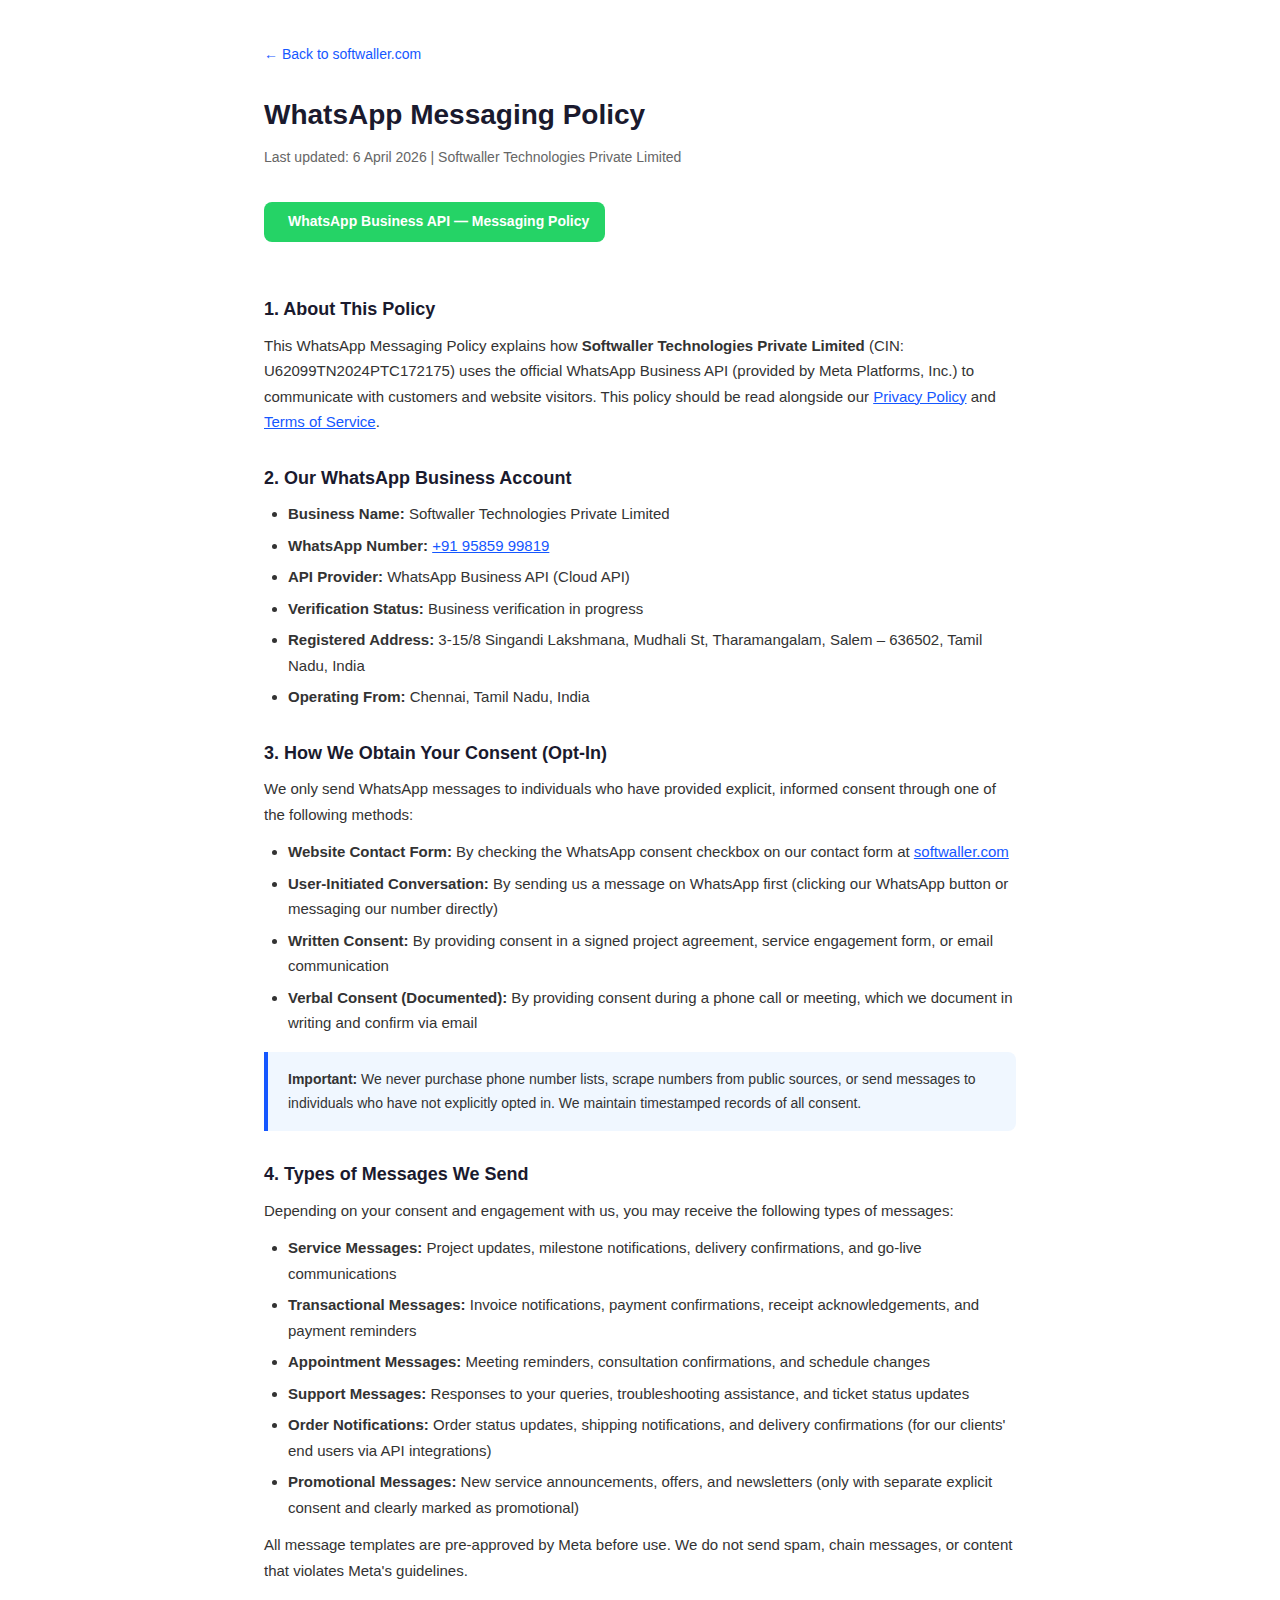
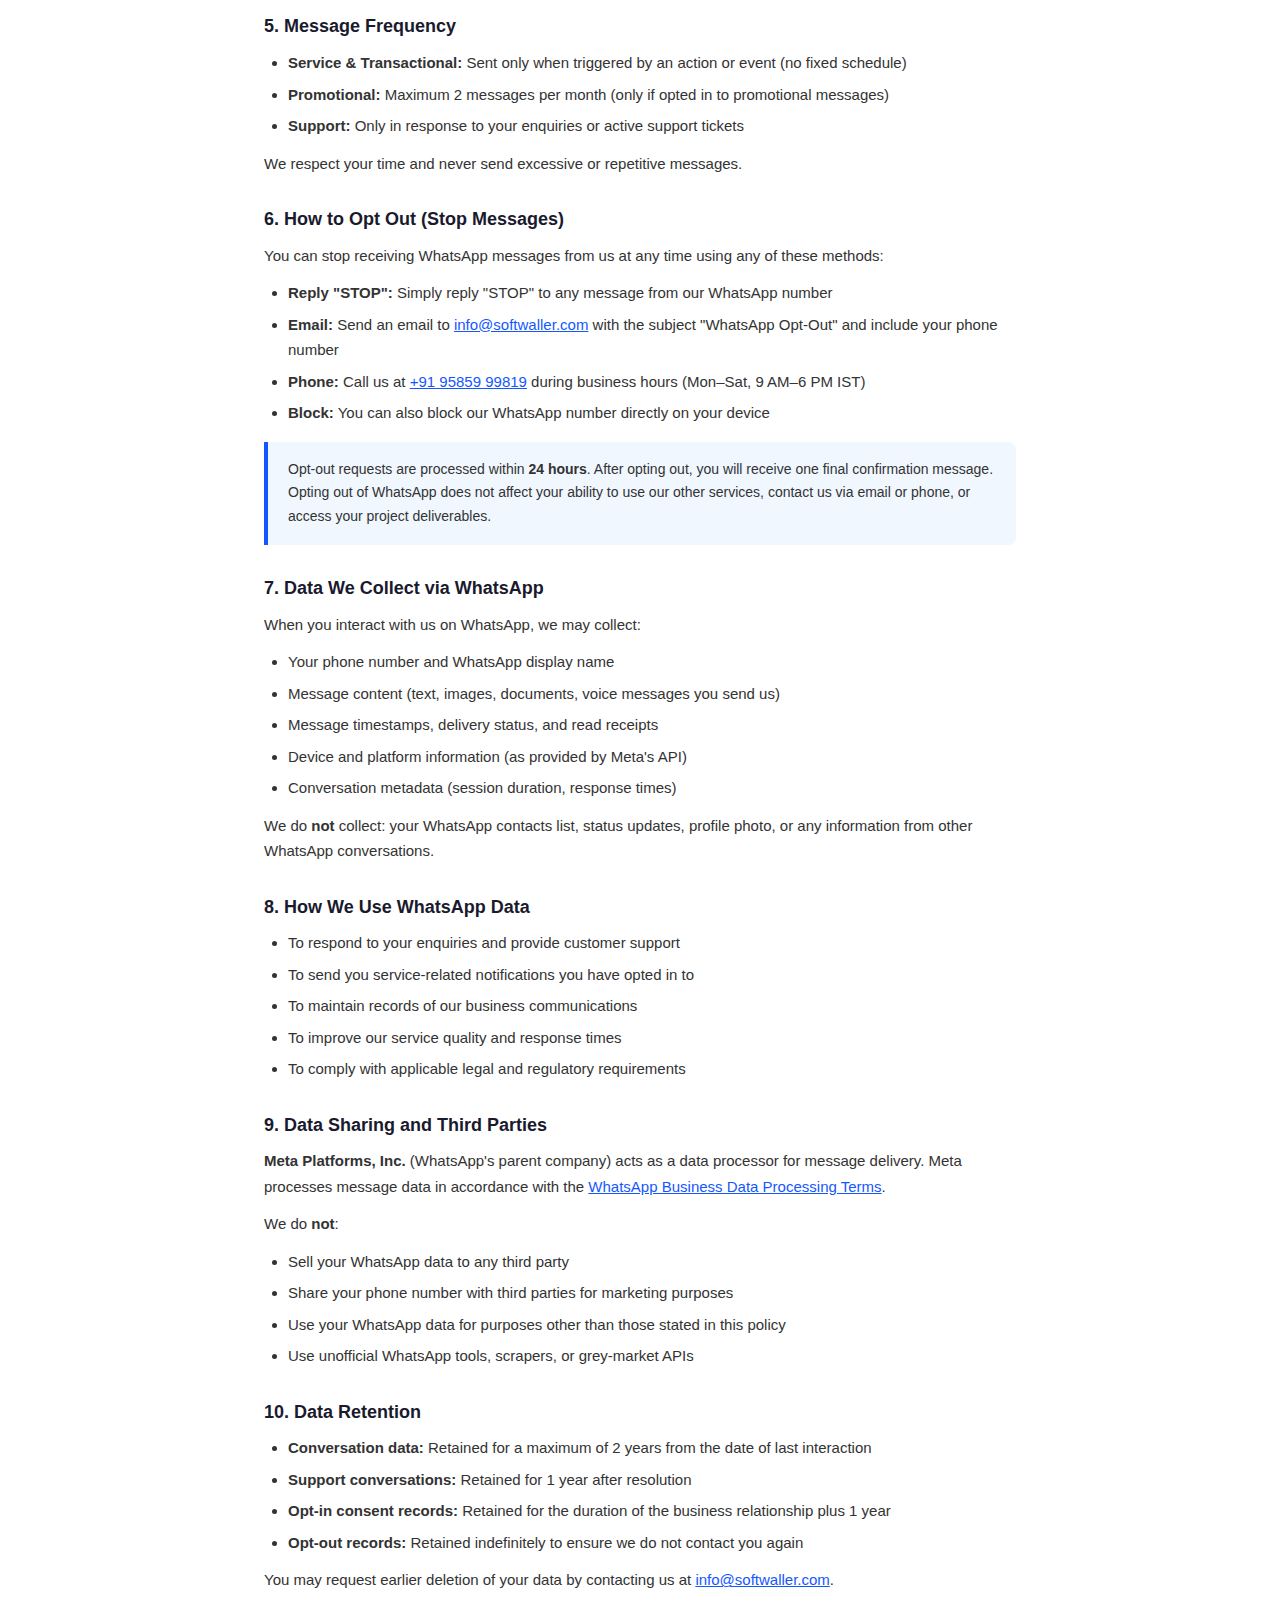
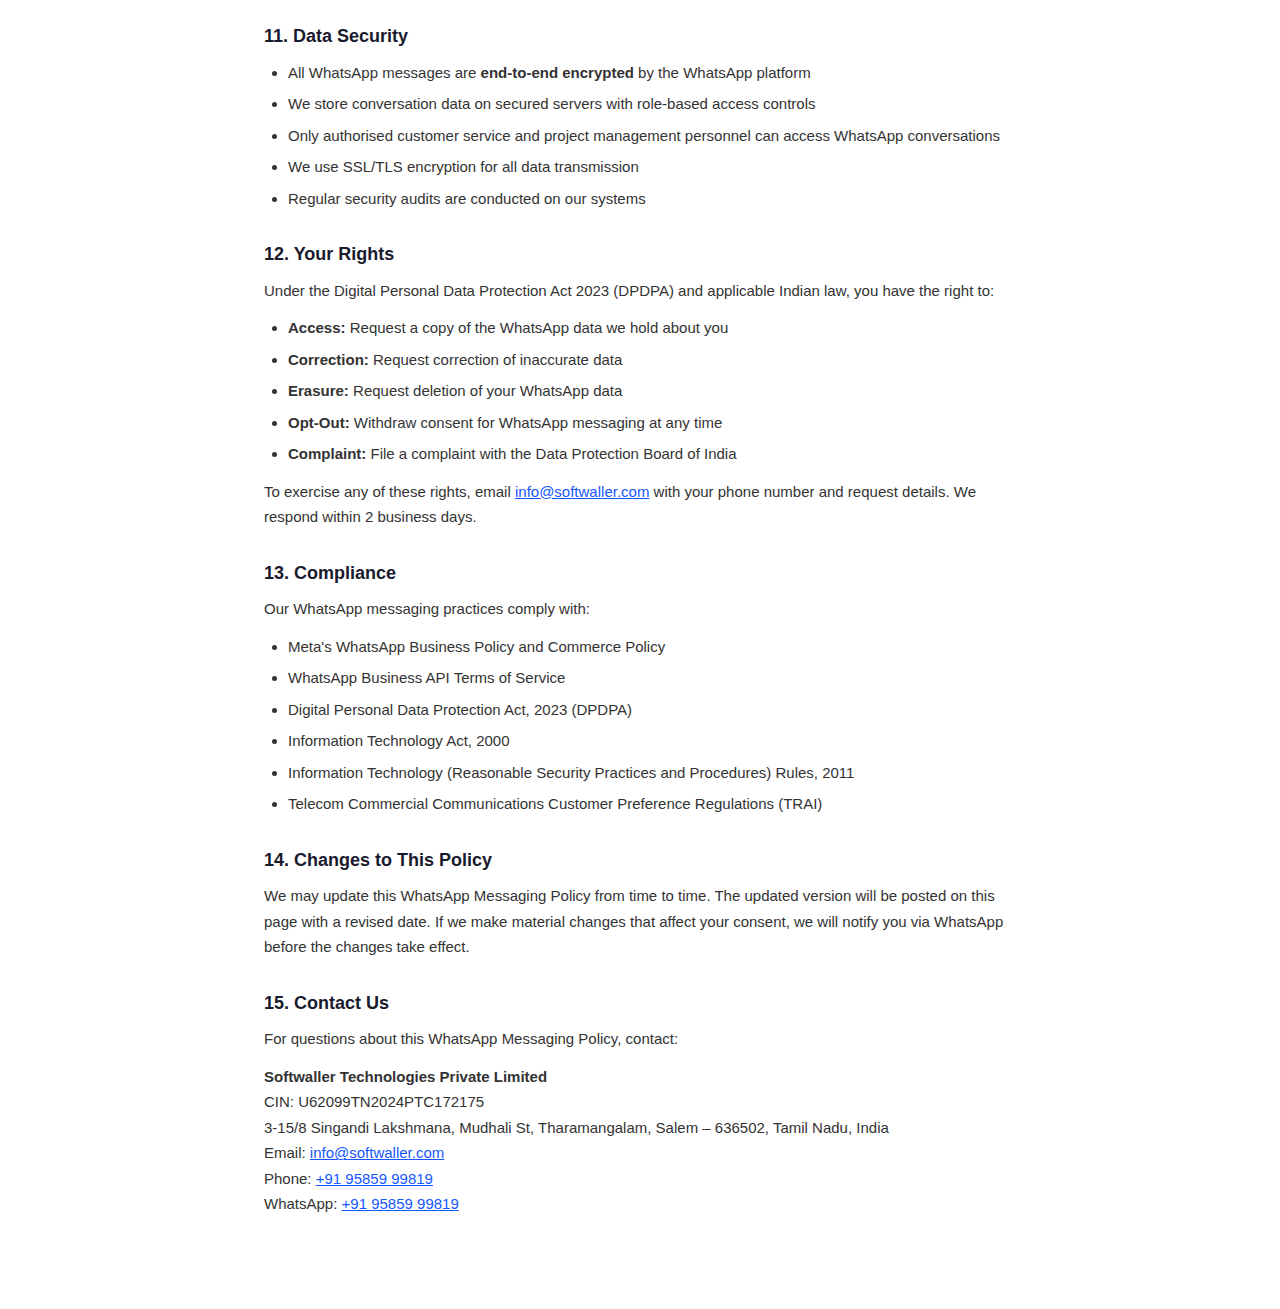
<file: whatsapp-policy.html>
<!DOCTYPE html>
<html lang="en">
<head>
<meta charset="UTF-8">
<meta name="viewport" content="width=device-width, initial-scale=1.0">
<title>WhatsApp Messaging Policy — Softwaller Technologies Private Limited</title>
<meta name="description" content="WhatsApp Messaging Policy of Softwaller Technologies Private Limited. Learn how we use WhatsApp Business API to communicate with you, your consent rights, and data handling practices.">
<meta name="robots" content="index, follow">
<link rel="canonical" href="https://www.softwaller.com/whatsapp-policy.html">
<meta property="og:type" content="website">
<meta property="og:url" content="https://www.softwaller.com/whatsapp-policy.html">
<meta property="og:title" content="WhatsApp Messaging Policy — Softwaller Technologies Private Limited">
<meta property="og:description" content="WhatsApp Messaging Policy of Softwaller Technologies. How we use WhatsApp Business API, your consent rights, and data handling.">
<meta property="og:image" content="https://www.softwaller.com/assets/og-image.jpg">
<meta property="og:site_name" content="Softwaller Technologies Private Limited">
<meta property="og:locale" content="en_IN">
<meta name="twitter:card" content="summary_large_image">
<meta name="twitter:title" content="WhatsApp Messaging Policy — Softwaller Technologies">
<meta name="twitter:description" content="WhatsApp Messaging Policy of Softwaller Technologies. How we use WhatsApp Business API, your consent rights, and data handling.">
<meta name="twitter:image" content="https://www.softwaller.com/assets/og-image.jpg">
<link rel="icon" type="image/x-icon" href="favicon.ico">
<link rel="icon" type="image/png" sizes="32x32" href="assets/favicon-32x32.png">
<script type="application/ld+json">{"@context":"https://schema.org","@type":"WebPage","name":"WhatsApp Messaging Policy","description":"WhatsApp Messaging Policy of Softwaller Technologies Private Limited.","url":"https://www.softwaller.com/whatsapp-policy.html","publisher":{"@type":"Organization","name":"Softwaller Technologies Private Limited","url":"https://www.softwaller.com"},"breadcrumb":{"@type":"BreadcrumbList","itemListElement":[{"@type":"ListItem","position":1,"name":"Home","item":"https://www.softwaller.com/"},{"@type":"ListItem","position":2,"name":"WhatsApp Messaging Policy","item":"https://www.softwaller.com/whatsapp-policy.html"}]}}</script>
<style>
  *{margin:0;padding:0;box-sizing:border-box}
  body{font-family:-apple-system,BlinkMacSystemFont,'Segoe UI',Roboto,sans-serif;color:#1a1a2e;line-height:1.7;background:#fff}
  .container{max-width:800px;margin:0 auto;padding:40px 24px 80px}
  h1{font-size:28px;margin-bottom:8px;color:#1a1a2e}
  .pol-date{color:#666;font-size:14px;margin-bottom:32px}
  h2{font-size:18px;margin:28px 0 8px;color:#1a1a2e}
  p{margin-bottom:12px;font-size:15px;color:#333}
  ul{margin:0 0 12px 24px}
  li{margin-bottom:6px;font-size:15px;color:#333}
  a{color:#1557FF}
  .back-link{display:inline-block;margin-bottom:24px;font-size:14px;color:#1557FF;text-decoration:none}
  .back-link:hover{text-decoration:underline}
  .wa-badge{display:inline-flex;align-items:center;gap:8px;background:#25D366;color:#fff;padding:8px 16px;border-radius:8px;font-size:14px;font-weight:600;margin-bottom:24px}
  .wa-badge i{font-size:18px}
  .info-box{background:#f0f7ff;border-left:4px solid #1557FF;padding:16px 20px;border-radius:0 8px 8px 0;margin:16px 0}
  .info-box p{margin:0;font-size:14px;color:#333}
</style>
</head>
<body>
<div class="container">
  <a href="/" class="back-link">&larr; Back to softwaller.com</a>
  <h1>WhatsApp Messaging Policy</h1>
  <p class="pol-date">Last updated: 6 April 2026 | Softwaller Technologies Private Limited</p>
  <div class="wa-badge"><i class="fa-brands fa-whatsapp"></i> WhatsApp Business API — Messaging Policy</div>
  <link rel="stylesheet" href="https://cdnjs.cloudflare.com/ajax/libs/font-awesome/6.5.1/css/all.min.css" integrity="sha512-DTOQO9RWCH3ppGqcWaEA1BIZOC6xxalwEsw9c2QQeAIftl+Vegovlnee1c9QX4TctnWMn13TZye+giMm8e2LwA==" crossorigin="anonymous" referrerpolicy="no-referrer">

  <h2>1. About This Policy</h2>
  <p>This WhatsApp Messaging Policy explains how <strong>Softwaller Technologies Private Limited</strong> (CIN: U62099TN2024PTC172175) uses the official WhatsApp Business API (provided by Meta Platforms, Inc.) to communicate with customers and website visitors. This policy should be read alongside our <a href="privacy-policy.html">Privacy Policy</a> and <a href="terms-of-service.html">Terms of Service</a>.</p>

  <h2>2. Our WhatsApp Business Account</h2>
  <ul>
    <li><strong>Business Name:</strong> Softwaller Technologies Private Limited</li>
    <li><strong>WhatsApp Number:</strong> <a href="https://wa.me/919585999819">+91 95859 99819</a></li>
    <li><strong>API Provider:</strong> WhatsApp Business API (Cloud API)</li>
    <li><strong>Verification Status:</strong> Business verification in progress</li>
    <li><strong>Registered Address:</strong> 3-15/8 Singandi Lakshmana, Mudhali St, Tharamangalam, Salem &ndash; 636502, Tamil Nadu, India</li>
    <li><strong>Operating From:</strong> Chennai, Tamil Nadu, India</li>
  </ul>

  <h2>3. How We Obtain Your Consent (Opt-In)</h2>
  <p>We only send WhatsApp messages to individuals who have provided explicit, informed consent through one of the following methods:</p>
  <ul>
    <li><strong>Website Contact Form:</strong> By checking the WhatsApp consent checkbox on our contact form at <a href="https://www.softwaller.com/#contact">softwaller.com</a></li>
    <li><strong>User-Initiated Conversation:</strong> By sending us a message on WhatsApp first (clicking our WhatsApp button or messaging our number directly)</li>
    <li><strong>Written Consent:</strong> By providing consent in a signed project agreement, service engagement form, or email communication</li>
    <li><strong>Verbal Consent (Documented):</strong> By providing consent during a phone call or meeting, which we document in writing and confirm via email</li>
  </ul>
  <div class="info-box">
    <p><strong>Important:</strong> We never purchase phone number lists, scrape numbers from public sources, or send messages to individuals who have not explicitly opted in. We maintain timestamped records of all consent.</p>
  </div>

  <h2>4. Types of Messages We Send</h2>
  <p>Depending on your consent and engagement with us, you may receive the following types of messages:</p>
  <ul>
    <li><strong>Service Messages:</strong> Project updates, milestone notifications, delivery confirmations, and go-live communications</li>
    <li><strong>Transactional Messages:</strong> Invoice notifications, payment confirmations, receipt acknowledgements, and payment reminders</li>
    <li><strong>Appointment Messages:</strong> Meeting reminders, consultation confirmations, and schedule changes</li>
    <li><strong>Support Messages:</strong> Responses to your queries, troubleshooting assistance, and ticket status updates</li>
    <li><strong>Order Notifications:</strong> Order status updates, shipping notifications, and delivery confirmations (for our clients' end users via API integrations)</li>
    <li><strong>Promotional Messages:</strong> New service announcements, offers, and newsletters (only with separate explicit consent and clearly marked as promotional)</li>
  </ul>
  <p>All message templates are pre-approved by Meta before use. We do not send spam, chain messages, or content that violates Meta's guidelines.</p>

  <h2>5. Message Frequency</h2>
  <ul>
    <li><strong>Service &amp; Transactional:</strong> Sent only when triggered by an action or event (no fixed schedule)</li>
    <li><strong>Promotional:</strong> Maximum 2 messages per month (only if opted in to promotional messages)</li>
    <li><strong>Support:</strong> Only in response to your enquiries or active support tickets</li>
  </ul>
  <p>We respect your time and never send excessive or repetitive messages.</p>

  <h2>6. How to Opt Out (Stop Messages)</h2>
  <p>You can stop receiving WhatsApp messages from us at any time using any of these methods:</p>
  <ul>
    <li><strong>Reply "STOP":</strong> Simply reply "STOP" to any message from our WhatsApp number</li>
    <li><strong>Email:</strong> Send an email to <a href="mailto:info@softwaller.com">info@softwaller.com</a> with the subject "WhatsApp Opt-Out" and include your phone number</li>
    <li><strong>Phone:</strong> Call us at <a href="tel:+919585999819">+91 95859 99819</a> during business hours (Mon&ndash;Sat, 9 AM&ndash;6 PM IST)</li>
    <li><strong>Block:</strong> You can also block our WhatsApp number directly on your device</li>
  </ul>
  <div class="info-box">
    <p>Opt-out requests are processed within <strong>24 hours</strong>. After opting out, you will receive one final confirmation message. Opting out of WhatsApp does not affect your ability to use our other services, contact us via email or phone, or access your project deliverables.</p>
  </div>

  <h2>7. Data We Collect via WhatsApp</h2>
  <p>When you interact with us on WhatsApp, we may collect:</p>
  <ul>
    <li>Your phone number and WhatsApp display name</li>
    <li>Message content (text, images, documents, voice messages you send us)</li>
    <li>Message timestamps, delivery status, and read receipts</li>
    <li>Device and platform information (as provided by Meta's API)</li>
    <li>Conversation metadata (session duration, response times)</li>
  </ul>
  <p>We do <strong>not</strong> collect: your WhatsApp contacts list, status updates, profile photo, or any information from other WhatsApp conversations.</p>

  <h2>8. How We Use WhatsApp Data</h2>
  <ul>
    <li>To respond to your enquiries and provide customer support</li>
    <li>To send you service-related notifications you have opted in to</li>
    <li>To maintain records of our business communications</li>
    <li>To improve our service quality and response times</li>
    <li>To comply with applicable legal and regulatory requirements</li>
  </ul>

  <h2>9. Data Sharing and Third Parties</h2>
  <p><strong>Meta Platforms, Inc.</strong> (WhatsApp's parent company) acts as a data processor for message delivery. Meta processes message data in accordance with the <a href="https://www.whatsapp.com/legal/business-data-processing-terms" target="_blank" rel="noopener">WhatsApp Business Data Processing Terms</a>.</p>
  <p>We do <strong>not</strong>:</p>
  <ul>
    <li>Sell your WhatsApp data to any third party</li>
    <li>Share your phone number with third parties for marketing purposes</li>
    <li>Use your WhatsApp data for purposes other than those stated in this policy</li>
    <li>Use unofficial WhatsApp tools, scrapers, or grey-market APIs</li>
  </ul>

  <h2>10. Data Retention</h2>
  <ul>
    <li><strong>Conversation data:</strong> Retained for a maximum of 2 years from the date of last interaction</li>
    <li><strong>Support conversations:</strong> Retained for 1 year after resolution</li>
    <li><strong>Opt-in consent records:</strong> Retained for the duration of the business relationship plus 1 year</li>
    <li><strong>Opt-out records:</strong> Retained indefinitely to ensure we do not contact you again</li>
  </ul>
  <p>You may request earlier deletion of your data by contacting us at <a href="mailto:info@softwaller.com">info@softwaller.com</a>.</p>

  <h2>11. Data Security</h2>
  <ul>
    <li>All WhatsApp messages are <strong>end-to-end encrypted</strong> by the WhatsApp platform</li>
    <li>We store conversation data on secured servers with role-based access controls</li>
    <li>Only authorised customer service and project management personnel can access WhatsApp conversations</li>
    <li>We use SSL/TLS encryption for all data transmission</li>
    <li>Regular security audits are conducted on our systems</li>
  </ul>

  <h2>12. Your Rights</h2>
  <p>Under the Digital Personal Data Protection Act 2023 (DPDPA) and applicable Indian law, you have the right to:</p>
  <ul>
    <li><strong>Access:</strong> Request a copy of the WhatsApp data we hold about you</li>
    <li><strong>Correction:</strong> Request correction of inaccurate data</li>
    <li><strong>Erasure:</strong> Request deletion of your WhatsApp data</li>
    <li><strong>Opt-Out:</strong> Withdraw consent for WhatsApp messaging at any time</li>
    <li><strong>Complaint:</strong> File a complaint with the Data Protection Board of India</li>
  </ul>
  <p>To exercise any of these rights, email <a href="mailto:info@softwaller.com">info@softwaller.com</a> with your phone number and request details. We respond within 2 business days.</p>

  <h2>13. Compliance</h2>
  <p>Our WhatsApp messaging practices comply with:</p>
  <ul>
    <li>Meta's WhatsApp Business Policy and Commerce Policy</li>
    <li>WhatsApp Business API Terms of Service</li>
    <li>Digital Personal Data Protection Act, 2023 (DPDPA)</li>
    <li>Information Technology Act, 2000</li>
    <li>Information Technology (Reasonable Security Practices and Procedures) Rules, 2011</li>
    <li>Telecom Commercial Communications Customer Preference Regulations (TRAI)</li>
  </ul>

  <h2>14. Changes to This Policy</h2>
  <p>We may update this WhatsApp Messaging Policy from time to time. The updated version will be posted on this page with a revised date. If we make material changes that affect your consent, we will notify you via WhatsApp before the changes take effect.</p>

  <h2>15. Contact Us</h2>
  <p>For questions about this WhatsApp Messaging Policy, contact:</p>
  <p><strong>Softwaller Technologies Private Limited</strong><br>
  CIN: U62099TN2024PTC172175<br>
  3-15/8 Singandi Lakshmana, Mudhali St, Tharamangalam, Salem &ndash; 636502, Tamil Nadu, India<br>
  Email: <a href="mailto:info@softwaller.com">info@softwaller.com</a><br>
  Phone: <a href="tel:+919585999819">+91 95859 99819</a><br>
  WhatsApp: <a href="https://wa.me/919585999819">+91 95859 99819</a></p>
</div>
</body>
</html>
</file>
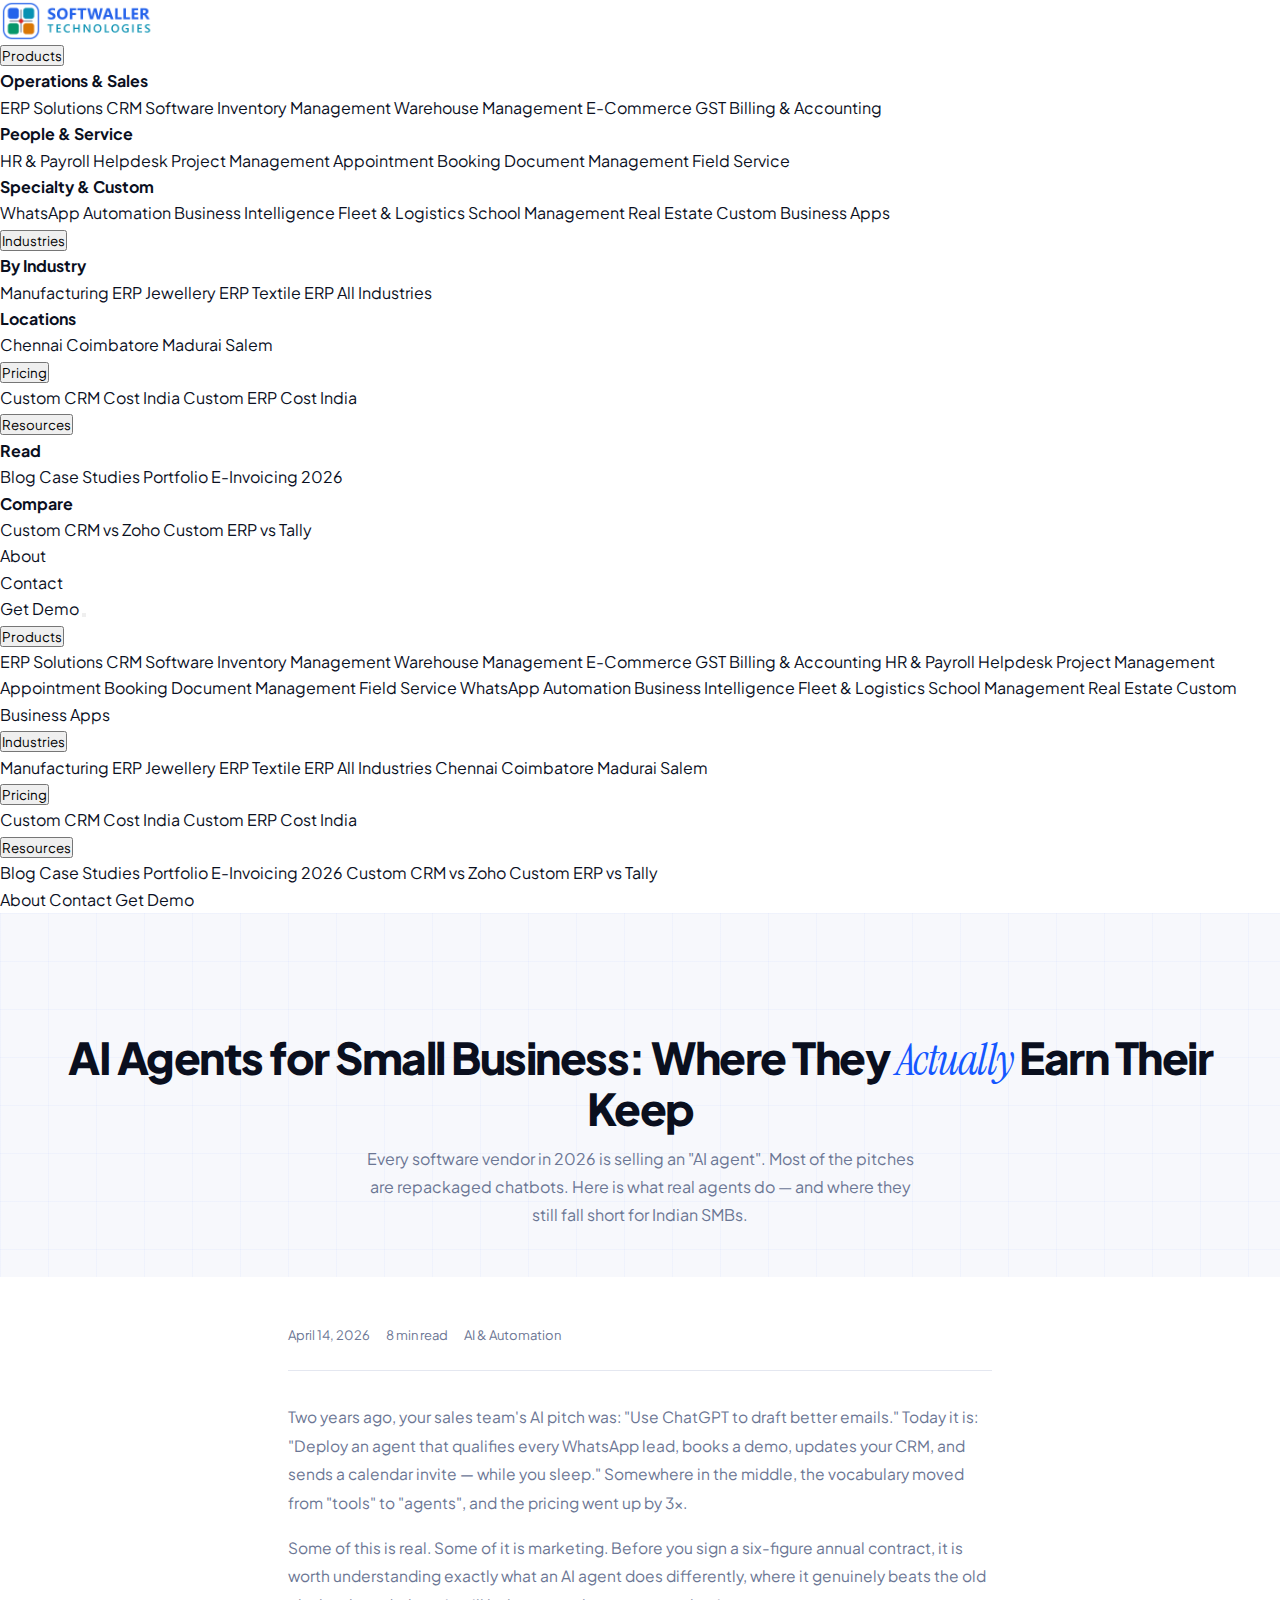
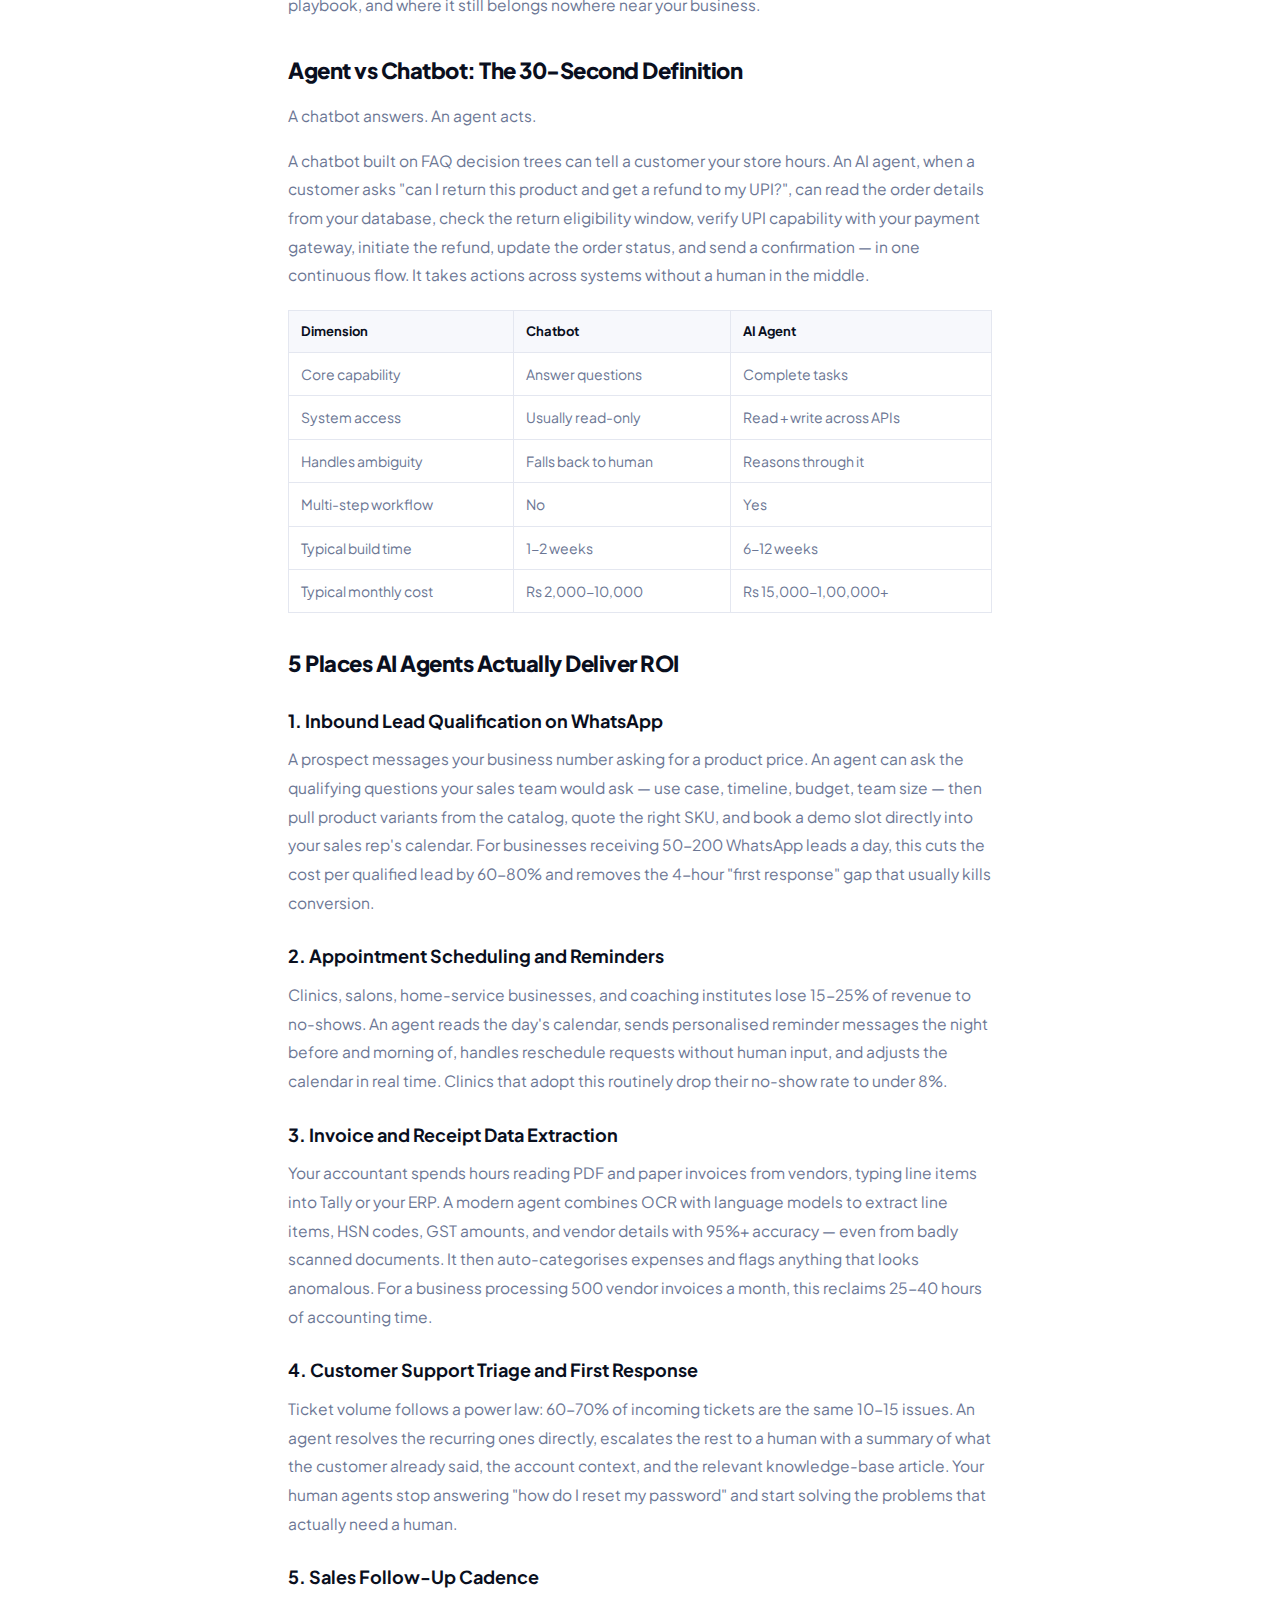
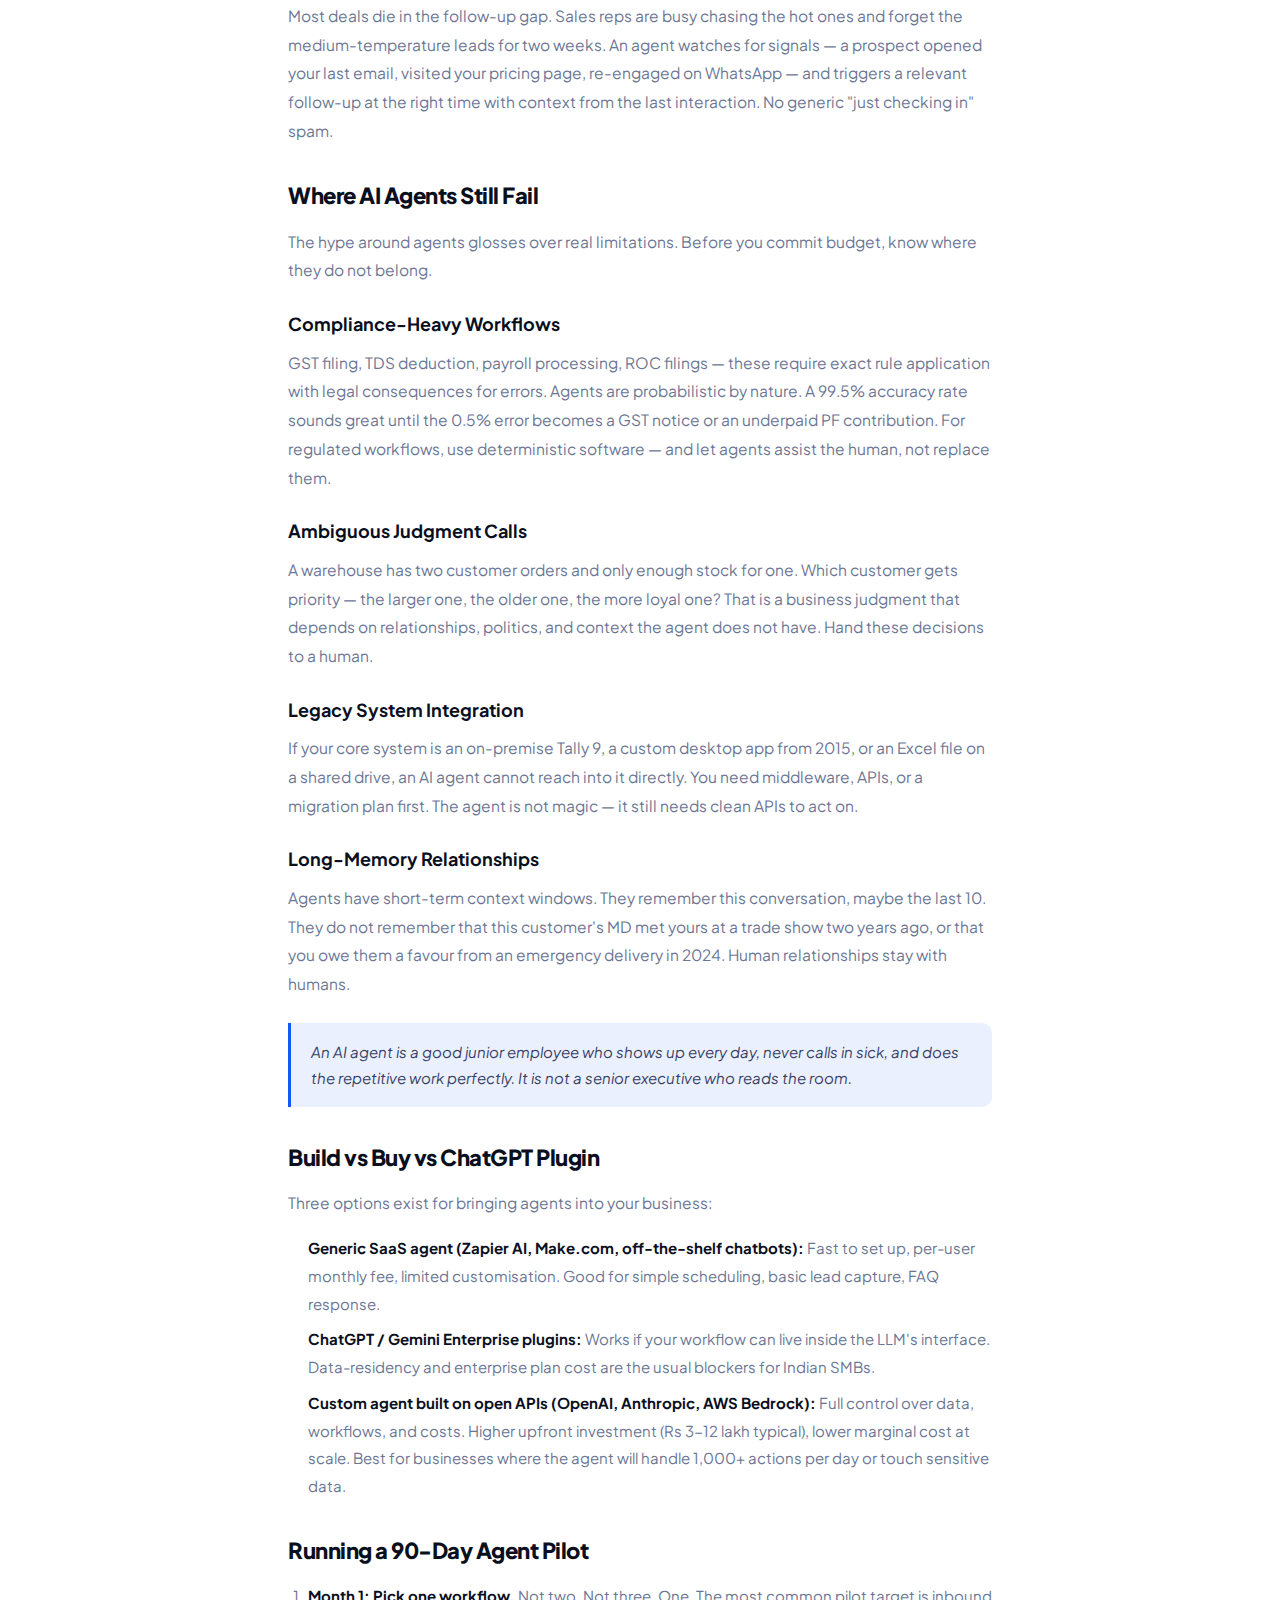
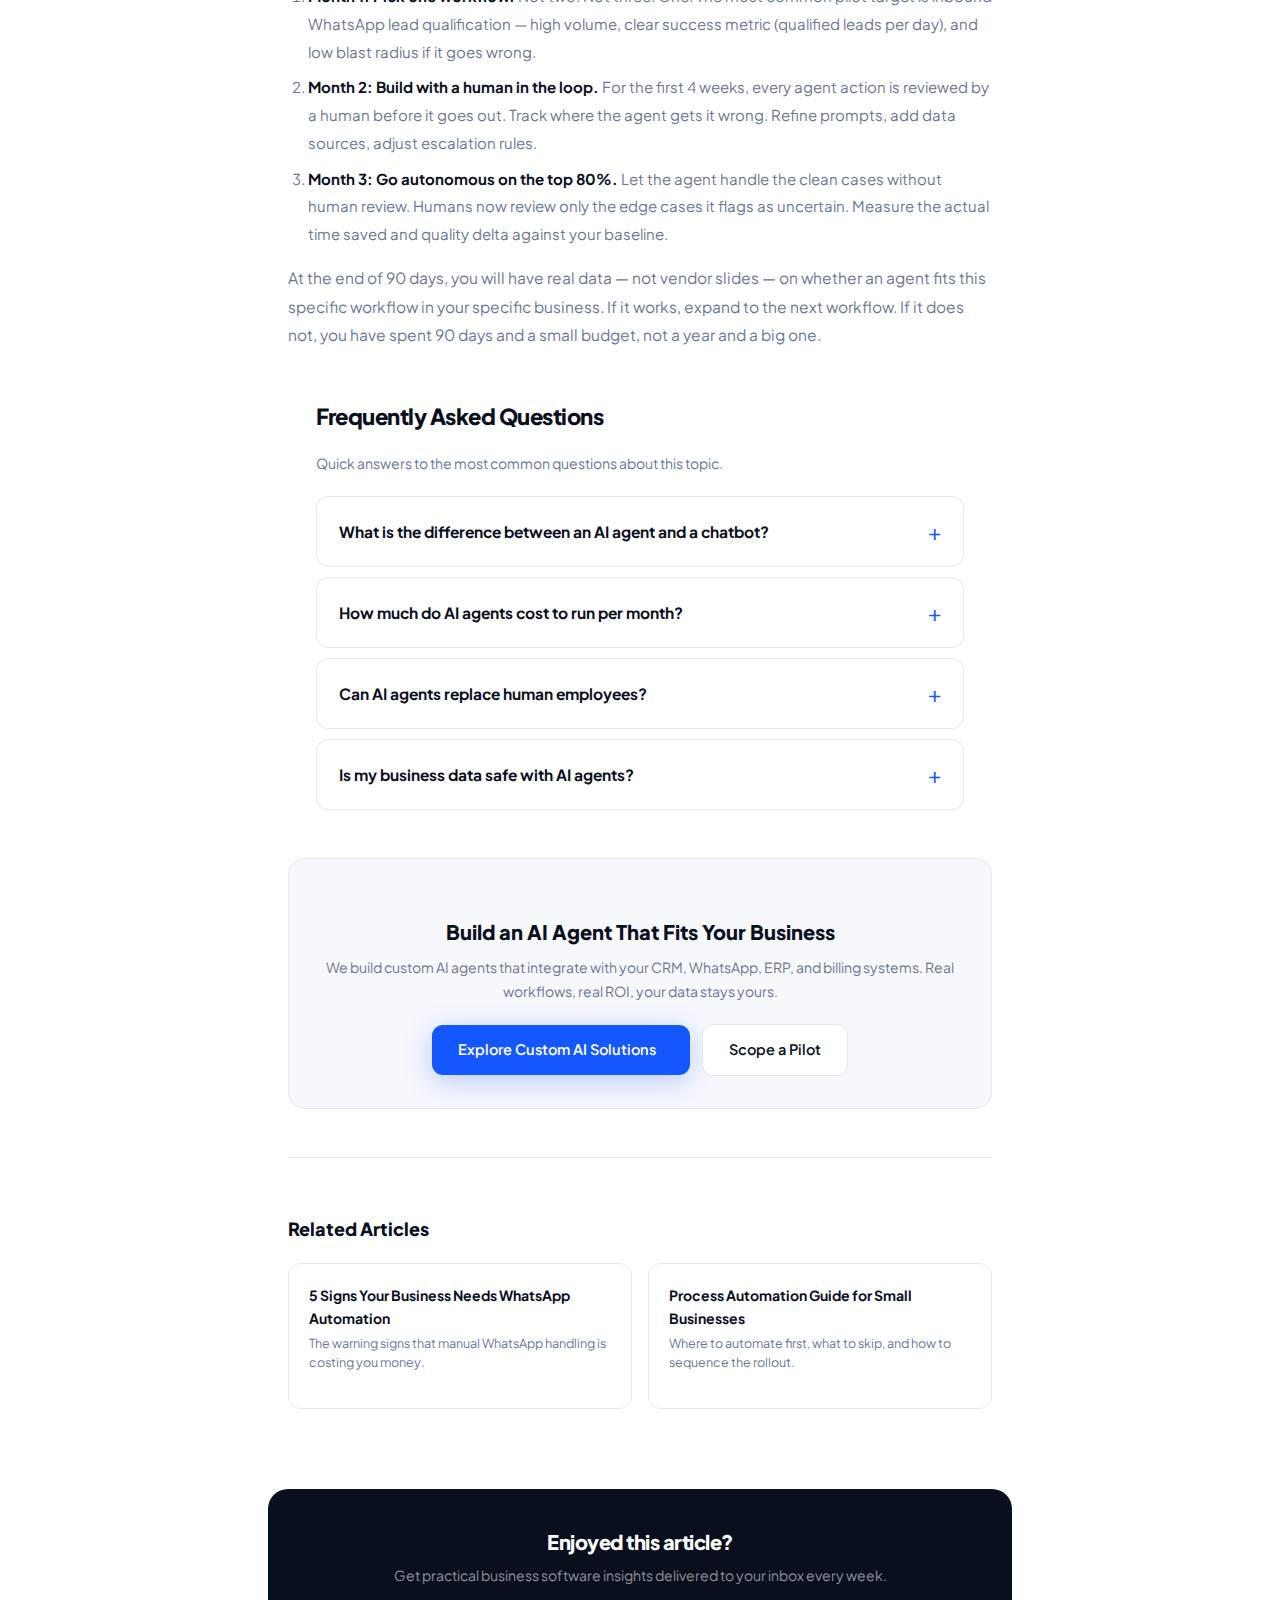
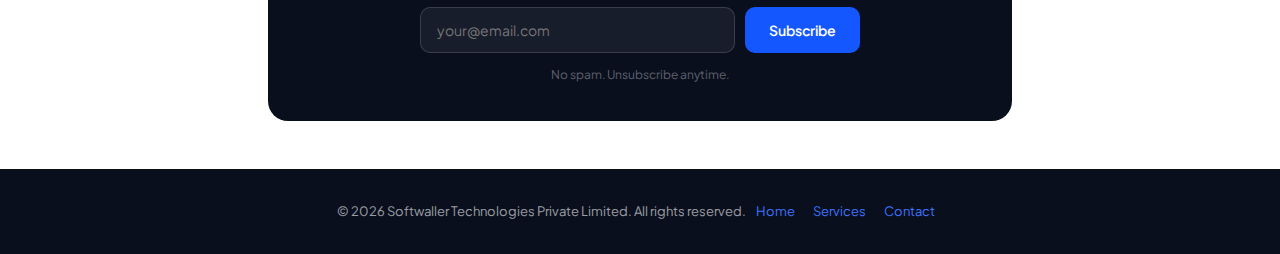
<file: blog/ai-agents-for-small-business.html>
<!DOCTYPE html>
<html lang="en">
<head>
<meta charset="UTF-8">
<meta name="viewport" content="width=device-width, initial-scale=1.0">
<title>AI Agents for Small Business: Real ROI vs Hype | Softwaller</title>
<meta name="description" content="AI agents are everywhere in 2026 pitches. Here is where they actually earn their keep for Indian SMBs, where they still fail, and how to run a 90-day pilot.">
<meta name="robots" content="index, follow, max-snippet:-1, max-image-preview:large">
<link rel="canonical" href="https://www.softwaller.com/blog/ai-agents-for-small-business.html">
<meta property="og:type" content="article">
<meta property="og:url" content="https://www.softwaller.com/blog/ai-agents-for-small-business.html">
<meta property="og:title" content="AI Agents for Small Business: Real ROI vs Hype">
<meta property="og:description" content="AI agents are everywhere in 2026 pitches. Here is where they actually earn their keep for Indian SMBs, where they still fail, and how to run a 90-day pilot.">
<meta property="og:image" content="https://www.softwaller.com/assets/og-image.jpg">
<meta property="og:site_name" content="Softwaller Technologies Private Limited">
<meta property="og:locale" content="en_IN">
<meta name="twitter:card" content="summary_large_image">
<meta name="twitter:title" content="AI Agents for Small Business: Real ROI vs Hype">
<meta name="twitter:description" content="AI agents are everywhere in 2026 pitches. Here is where they actually earn their keep for Indian SMBs, where they still fail, and how to run a 90-day pilot.">
<meta name="twitter:site" content="@softwaller">
<meta name="twitter:image" content="https://www.softwaller.com/assets/og-image.jpg">
<meta name="theme-color" content="#1557FF">
<link rel="icon" href="/favicon.ico" sizes="48x48">
<link rel="icon" type="image/png" href="/assets/softwaller-icon-light.png" sizes="192x192">
<link rel="apple-touch-icon" href="/assets/apple-touch-icon.png">
<link rel="manifest" href="/site.webmanifest">
<link rel="preconnect" href="https://fonts.googleapis.com">
<link rel="preconnect" href="https://fonts.gstatic.com" crossorigin>
<link rel="preconnect" href="https://cdnjs.cloudflare.com" crossorigin>
<link rel="preload" as="style" href="https://fonts.googleapis.com/css2?family=Plus+Jakarta+Sans:wght@400;500;600;700;800&display=swap">
<link href="https://fonts.googleapis.com/css2?family=Plus+Jakarta+Sans:wght@400;500;600;700;800&family=Instrument+Serif:ital@0;1&display=swap" rel="stylesheet">
<link rel="stylesheet" href="https://cdnjs.cloudflare.com/ajax/libs/font-awesome/6.5.1/css/all.min.css" integrity="sha512-DTOQO9RWCH3ppGqcWaEA1BIZOC6xxalwEsw9c2QQeAIftl+Vegovlnee1c9QX4TctnWMn13TZye+giMm8e2LwA==" crossorigin="anonymous" referrerpolicy="no-referrer">
<link rel="stylesheet" href="../assets/shared.min.css?v=1.0.9">
<style>
body{min-height:100vh;display:flex;flex-direction:column}
.blog-hero{padding:120px 0 48px;background:var(--surf);text-align:center;position:relative;overflow:hidden}
.blog-hero::before{content:'';position:absolute;inset:0;background-image:linear-gradient(rgba(21,87,255,.03) 1px,transparent 1px),linear-gradient(90deg,rgba(21,87,255,.03) 1px,transparent 1px);background-size:48px 48px;pointer-events:none}
.blog-hero-inner{max-width:1200px;margin:0 auto;padding:0 28px;position:relative;z-index:1}
.blog-hero h1{font-size:clamp(28px,4vw,44px);font-weight:800;letter-spacing:-1.5px;line-height:1.1;margin-bottom:12px;color:var(--ink)}
.blog-hero h1 em{font-family:'Instrument Serif',serif;font-style:italic;font-weight:400;color:var(--blue)}
.blog-hero p{font-size:16px;color:var(--muted);max-width:560px;margin:0 auto;line-height:1.75}
.post-inner{max-width:760px;margin:0 auto;padding:48px 28px 80px}
.post-meta{display:flex;align-items:center;gap:16px;font-size:13px;color:var(--muted);margin-bottom:32px;padding-bottom:24px;border-bottom:1px solid var(--line)}
.post-body h2{font-size:22px;font-weight:800;color:var(--ink);letter-spacing:-.5px;margin:32px 0 14px}
.post-body h3{font-size:18px;font-weight:700;color:var(--ink);margin:24px 0 10px}
.post-body p{font-size:15.5px;color:var(--muted);line-height:1.85;margin-bottom:16px}
.post-body ul,.post-body ol{padding-left:20px;margin-bottom:16px}
.post-body li{font-size:15px;color:var(--muted);line-height:1.85;margin-bottom:8px}
.post-body strong{color:var(--ink)}
.post-body blockquote{border-left:3px solid var(--blue);padding:16px 20px;margin:24px 0;background:var(--blue-bg);border-radius:0 10px 10px 0;font-size:15px;color:var(--ink3);font-style:italic;line-height:1.75}
.post-body table{width:100%;border-collapse:collapse;margin:20px 0;font-size:14px}
.post-body th,.post-body td{padding:10px 12px;border:1px solid var(--line);text-align:left;line-height:1.6}
.post-body th{background:var(--surf);font-weight:700;color:var(--ink);font-size:13px}
.post-body td{color:var(--muted)}
.post-cta{background:var(--surf);border:1px solid var(--line);border-radius:16px;padding:32px;text-align:center;margin-top:48px}
.post-cta h3{font-size:20px;font-weight:800;color:var(--ink);margin-bottom:8px}
.post-cta p{font-size:14px;color:var(--muted);margin-bottom:20px;line-height:1.7}
.post-related{margin-top:48px;padding-top:32px;border-top:1px solid var(--line)}
.post-related h3{font-size:18px;font-weight:800;color:var(--ink);margin-bottom:20px}
.post-related-grid{display:grid;grid-template-columns:1fr 1fr;gap:16px}
.pr-card{padding:20px;border:1px solid var(--line);border-radius:12px;text-decoration:none;transition:all .2s;display:block}
.pr-card:hover{border-color:var(--blue-br);box-shadow:0 4px 16px rgba(10,15,30,.08)}
.pr-card h4{font-size:14px;font-weight:700;color:var(--ink);margin-bottom:4px}
.pr-card p{font-size:12.5px;color:var(--muted);line-height:1.5}
.pfooter{margin-top:auto}
@media(max-width:768px){.post-related-grid{grid-template-columns:1fr}.post-cta .btn-primary,.post-cta .btn-outline{display:block;width:100%;text-align:center;margin:8px 0}.post-body table{font-size:13px}.post-body th,.post-body td{padding:8px}}
</style>
<script>
if(localStorage.getItem('sw_cookie')==='accepted'){
  var s=document.createElement('script');s.async=true;s.src='https://www.googletagmanager.com/gtag/js?id=G-EXWE1WLTVE';document.head.appendChild(s);
  window.dataLayer=window.dataLayer||[];function gtag(){dataLayer.push(arguments)}gtag('js',new Date());gtag('config','G-EXWE1WLTVE');
  (function(c,l,a,r,i,t,y){c[a]=c[a]||function(){(c[a].q=c[a].q||[]).push(arguments)};t=l.createElement(r);t.async=1;t.src="https://www.clarity.ms/tag/"+i;y=l.getElementsByTagName(r)[0];y.parentNode.insertBefore(t,y)})(window,document,"clarity","script","w3ftuv8jjc");
}
</script>
<script type="application/ld+json">{"@context":"https://schema.org","@type":"Article","headline":"AI Agents for Small Business: Real ROI vs Hype","description":"AI agents are everywhere in 2026 pitches. Here is where they actually earn their keep for Indian SMBs, where they still fail, and how to run a 90-day pilot.","author":{"@type":"Organization","name":"Softwaller Technologies"},"publisher":{"@type":"Organization","name":"Softwaller Technologies","url":"https://www.softwaller.com"},"datePublished":"2026-04-14","dateModified":"2026-04-14","url":"https://www.softwaller.com/blog/ai-agents-for-small-business.html","image":"https://www.softwaller.com/assets/og-image.jpg"}</script>
<script type="application/ld+json">{"@context":"https://schema.org","@type":"BreadcrumbList","itemListElement":[{"@type":"ListItem","position":1,"name":"Home","item":"https://www.softwaller.com/"},{"@type":"ListItem","position":2,"name":"Blog","item":"https://www.softwaller.com/blog/"},{"@type":"ListItem","position":3,"name":"AI Agents for Small Business","item":"https://www.softwaller.com/blog/ai-agents-for-small-business.html"}]}</script>
<script type="application/ld+json">{"@context":"https://schema.org","@type":"FAQPage","mainEntity":[{"@type":"Question","name":"What is the difference between an AI agent and a chatbot?","acceptedAnswer":{"@type":"Answer","text":"A chatbot follows a fixed decision tree and answers questions. An AI agent takes actions — it can read a WhatsApp message, check inventory in your ERP, book an appointment in your calendar, send a confirmation, and log the outcome in CRM, all without a human clicking buttons between each step."}},{"@type":"Question","name":"How much do AI agents cost to run per month?","acceptedAnswer":{"@type":"Answer","text":"Costs depend on usage volume. A typical SMB running 5,000 conversations a month on GPT-4 or Claude class models spends Rs 8,000 to Rs 25,000 per month on tokens, plus hosting and integration. Most businesses see payback within 60-90 days if the agent replaces one full-time support or inside sales role."}},{"@type":"Question","name":"Can AI agents replace human employees?","acceptedAnswer":{"@type":"Answer","text":"Not entirely. Agents work best for repetitive, structured tasks with clear success criteria — lead qualification, appointment booking, first-line support, invoice data entry. They struggle with judgment calls, angry customers, and anything requiring context the agent does not already have access to."}},{"@type":"Question","name":"Is my business data safe with AI agents?","acceptedAnswer":{"@type":"Answer","text":"If the agent is built on the public ChatGPT or Gemini consumer app, your data may be used for training. If it is built using enterprise APIs (OpenAI API, Anthropic API, AWS Bedrock) with proper terms, your data is not used for training. For sensitive workflows like payroll or financials, use private deployment or on-premise models."}}]}</script>
<style>
.faq-section{margin:48px 0 32px;padding:0}
.faq-section h2{font-size:22px;font-weight:800;color:var(--ink);letter-spacing:-.5px;margin:0 0 18px}
.faq-section p.faq-sub{font-size:14px;color:var(--muted);margin-bottom:20px;line-height:1.7}
.faq-item{border:1px solid var(--line);border-radius:12px;margin-bottom:10px;background:var(--white);transition:border-color .2s}
.faq-item:hover{border-color:var(--blue-br)}
.faq-item[open]{border-color:var(--blue-br);box-shadow:0 4px 16px rgba(10,15,30,.06)}
.faq-item summary{padding:18px 22px;font-size:15.5px;font-weight:700;color:var(--ink);cursor:pointer;list-style:none;display:flex;justify-content:space-between;align-items:center;gap:16px;line-height:1.5}
.faq-item summary::-webkit-details-marker{display:none}
.faq-item summary::after{content:'\002B';font-size:22px;font-weight:400;color:var(--blue);flex-shrink:0;transition:transform .2s}
.faq-item[open] summary::after{content:'\2212'}
.faq-item .faq-answer{padding:0 22px 20px;font-size:14.5px;color:var(--muted);line-height:1.8}
</style>
</head>
<body>
<a href="#main" class="skip-link">Skip to main content</a>
<header id="site-header" class="swh" role="banner">
  <nav class="swh-nav" role="navigation" aria-label="Main navigation">
    <a href="../" class="swh-logo" aria-label="Softwaller Technologies — Home">
      <img src="../assets/softwaller-technologies-logo-light.webp" alt="Softwaller Technologies Private Limited — Custom CRM, ERP & Business Software" height="42" width="210" fetchpriority="high">
    </a>

    <ul class="swh-links" role="menubar">
      <li role="none">
        <button class="swh-link" role="menuitem" aria-haspopup="true" aria-expanded="false" type="button">
          Products <i class="fa-solid fa-chevron-down swh-caret" aria-hidden="true"></i>
        </button>
        <div class="swh-mega cols-3 swh-mega-left" role="menu">
          <div class="swh-mega-grid">
            <div>
              <h4 class="swh-mega-heading">Operations &amp; Sales</h4>
              <a href="../products/erp-solutions.html" class="swh-mega-item" role="menuitem"><i class="fa-solid fa-building"></i>ERP Solutions</a>
              <a href="../products/crm-software.html" class="swh-mega-item" role="menuitem"><i class="fa-solid fa-chart-line"></i>CRM Software</a>
              <a href="../products/inventory-management.html" class="swh-mega-item" role="menuitem"><i class="fa-solid fa-boxes-stacked"></i>Inventory Management</a>
              <a href="../products/warehouse-management.html" class="swh-mega-item" role="menuitem"><i class="fa-solid fa-warehouse"></i>Warehouse Management</a>
              <a href="../products/e-commerce.html" class="swh-mega-item" role="menuitem"><i class="fa-solid fa-cart-shopping"></i>E-Commerce</a>
              <a href="../products/gst-billing-accounting.html" class="swh-mega-item" role="menuitem"><i class="fa-solid fa-file-invoice-dollar"></i>GST Billing &amp; Accounting</a>
            </div>
            <div>
              <h4 class="swh-mega-heading">People &amp; Service</h4>
              <a href="../products/hr-payroll.html" class="swh-mega-item" role="menuitem"><i class="fa-solid fa-users"></i>HR &amp; Payroll</a>
              <a href="../products/helpdesk.html" class="swh-mega-item" role="menuitem"><i class="fa-solid fa-headset"></i>Helpdesk</a>
              <a href="../products/project-management.html" class="swh-mega-item" role="menuitem"><i class="fa-solid fa-list-check"></i>Project Management</a>
              <a href="../products/appointment-booking.html" class="swh-mega-item" role="menuitem"><i class="fa-solid fa-calendar-check"></i>Appointment Booking</a>
              <a href="../products/document-management.html" class="swh-mega-item" role="menuitem"><i class="fa-solid fa-folder-open"></i>Document Management</a>
              <a href="../products/field-service.html" class="swh-mega-item" role="menuitem"><i class="fa-solid fa-screwdriver-wrench"></i>Field Service</a>
            </div>
            <div>
              <h4 class="swh-mega-heading">Specialty &amp; Custom</h4>
              <a href="../products/whatsapp-automation.html" class="swh-mega-item" role="menuitem"><i class="fa-brands fa-whatsapp"></i>WhatsApp Automation</a>
              <a href="../products/business-intelligence.html" class="swh-mega-item" role="menuitem"><i class="fa-solid fa-chart-pie"></i>Business Intelligence</a>
              <a href="../products/fleet-logistics.html" class="swh-mega-item" role="menuitem"><i class="fa-solid fa-truck-fast"></i>Fleet &amp; Logistics</a>
              <a href="../products/school-management.html" class="swh-mega-item" role="menuitem"><i class="fa-solid fa-graduation-cap"></i>School Management</a>
              <a href="../products/real-estate.html" class="swh-mega-item" role="menuitem"><i class="fa-solid fa-building-user"></i>Real Estate</a>
              <a href="../products/custom-business-apps.html" class="swh-mega-item" role="menuitem"><i class="fa-solid fa-gears"></i>Custom Business Apps</a>
            </div>
          </div>
        </div>
      </li>

      <li role="none">
        <button class="swh-link" role="menuitem" aria-haspopup="true" aria-expanded="false" type="button">
          Industries <i class="fa-solid fa-chevron-down swh-caret" aria-hidden="true"></i>
        </button>
        <div class="swh-mega cols-1" role="menu">
          <div class="swh-mega-grid">
            <div>
              <h4 class="swh-mega-heading">By Industry</h4>
              <a href="../industries/manufacturing.html" class="swh-mega-item" role="menuitem"><i class="fa-solid fa-industry"></i>Manufacturing ERP</a>
              <a href="../industries/jewellery-erp.html" class="swh-mega-item" role="menuitem"><i class="fa-solid fa-gem"></i>Jewellery ERP</a>
              <a href="../industries/textile-erp.html" class="swh-mega-item" role="menuitem"><i class="fa-solid fa-shirt"></i>Textile ERP</a>
              <a href="../industries.html" class="swh-mega-item" role="menuitem"><i class="fa-solid fa-grip"></i>All Industries</a>
              <div class="swh-mega-divider"></div>
              <h4 class="swh-mega-heading">Locations</h4>
              <div class="swh-mega-loc">
                <a href="../locations/chennai.html">Chennai</a>
                <a href="../locations/coimbatore.html">Coimbatore</a>
                <a href="../locations/madurai.html">Madurai</a>
                <a href="../locations/salem.html">Salem</a>
              </div>
            </div>
          </div>
        </div>
      </li>

      <li role="none">
        <button class="swh-link" role="menuitem" aria-haspopup="true" aria-expanded="false" type="button">
          Pricing <i class="fa-solid fa-chevron-down swh-caret" aria-hidden="true"></i>
        </button>
        <div class="swh-mega cols-1" role="menu">
          <div class="swh-mega-grid">
            <div>
              <a href="../pricing/custom-crm-cost-india.html" class="swh-mega-item" role="menuitem"><i class="fa-solid fa-tag"></i>Custom CRM Cost India</a>
              <a href="../pricing/custom-erp-cost-india.html" class="swh-mega-item" role="menuitem"><i class="fa-solid fa-tags"></i>Custom ERP Cost India</a>
            </div>
          </div>
        </div>
      </li>

      <li role="none">
        <button class="swh-link" role="menuitem" aria-haspopup="true" aria-expanded="false" type="button">
          Resources <i class="fa-solid fa-chevron-down swh-caret" aria-hidden="true"></i>
        </button>
        <div class="swh-mega cols-2" role="menu">
          <div class="swh-mega-grid">
            <div>
              <h4 class="swh-mega-heading">Read</h4>
              <a href="../blog/" class="swh-mega-item" role="menuitem"><i class="fa-solid fa-newspaper"></i>Blog</a>
              <a href="../case-studies.html" class="swh-mega-item" role="menuitem"><i class="fa-solid fa-trophy"></i>Case Studies</a>
              <a href="../portfolio.html" class="swh-mega-item" role="menuitem"><i class="fa-solid fa-briefcase"></i>Portfolio</a>
              <a href="../guides/e-invoicing-india-2026.html" class="swh-mega-item" role="menuitem"><i class="fa-solid fa-book"></i>E-Invoicing 2026</a>
            </div>
            <div>
              <h4 class="swh-mega-heading">Compare</h4>
              <a href="../compare/custom-crm-vs-zoho.html" class="swh-mega-item" role="menuitem"><i class="fa-solid fa-scale-balanced"></i>Custom CRM vs Zoho</a>
              <a href="../compare/custom-erp-vs-tally.html" class="swh-mega-item" role="menuitem"><i class="fa-solid fa-scale-balanced"></i>Custom ERP vs Tally</a>
            </div>
          </div>
        </div>
      </li>

      <li role="none"><a href="../about.html" class="swh-link" role="menuitem">About</a></li>
      <li role="none"><a href="../#contact" class="swh-link" role="menuitem">Contact</a></li>
    </ul>

    <div class="swh-right">
      <a class="swh-cta" href="../#contact"><i class="fa-solid fa-phone" aria-hidden="true"></i> Get Demo</a>
      <button class="swh-ham" id="swh-ham" aria-label="Open menu" aria-expanded="false" type="button">
        <span></span><span></span><span></span>
      </button>
    </div>
  </nav>
</header>

<div class="swh-mob" id="swh-mob" role="navigation" aria-label="Mobile navigation">
  <button class="swh-mob-toggle" type="button">Products <i class="fa-solid fa-chevron-down"></i></button>
  <div class="swh-mob-sub">
    <a href="../products/erp-solutions.html"><i class="fa-solid fa-building"></i>ERP Solutions</a>
    <a href="../products/crm-software.html"><i class="fa-solid fa-chart-line"></i>CRM Software</a>
    <a href="../products/inventory-management.html"><i class="fa-solid fa-boxes-stacked"></i>Inventory Management</a>
    <a href="../products/warehouse-management.html"><i class="fa-solid fa-warehouse"></i>Warehouse Management</a>
    <a href="../products/e-commerce.html"><i class="fa-solid fa-cart-shopping"></i>E-Commerce</a>
    <a href="../products/gst-billing-accounting.html"><i class="fa-solid fa-file-invoice-dollar"></i>GST Billing &amp; Accounting</a>
    <a href="../products/hr-payroll.html"><i class="fa-solid fa-users"></i>HR &amp; Payroll</a>
    <a href="../products/helpdesk.html"><i class="fa-solid fa-headset"></i>Helpdesk</a>
    <a href="../products/project-management.html"><i class="fa-solid fa-list-check"></i>Project Management</a>
    <a href="../products/appointment-booking.html"><i class="fa-solid fa-calendar-check"></i>Appointment Booking</a>
    <a href="../products/document-management.html"><i class="fa-solid fa-folder-open"></i>Document Management</a>
    <a href="../products/field-service.html"><i class="fa-solid fa-screwdriver-wrench"></i>Field Service</a>
    <a href="../products/whatsapp-automation.html"><i class="fa-brands fa-whatsapp"></i>WhatsApp Automation</a>
    <a href="../products/business-intelligence.html"><i class="fa-solid fa-chart-pie"></i>Business Intelligence</a>
    <a href="../products/fleet-logistics.html"><i class="fa-solid fa-truck-fast"></i>Fleet &amp; Logistics</a>
    <a href="../products/school-management.html"><i class="fa-solid fa-graduation-cap"></i>School Management</a>
    <a href="../products/real-estate.html"><i class="fa-solid fa-building-user"></i>Real Estate</a>
    <a href="../products/custom-business-apps.html"><i class="fa-solid fa-gears"></i>Custom Business Apps</a>
  </div>

  <button class="swh-mob-toggle" type="button">Industries <i class="fa-solid fa-chevron-down"></i></button>
  <div class="swh-mob-sub">
    <a href="../industries/manufacturing.html"><i class="fa-solid fa-industry"></i>Manufacturing ERP</a>
    <a href="../industries/jewellery-erp.html"><i class="fa-solid fa-gem"></i>Jewellery ERP</a>
    <a href="../industries/textile-erp.html"><i class="fa-solid fa-shirt"></i>Textile ERP</a>
    <a href="../industries.html"><i class="fa-solid fa-grip"></i>All Industries</a>
    <a href="../locations/chennai.html"><i class="fa-solid fa-location-dot"></i>Chennai</a>
    <a href="../locations/coimbatore.html"><i class="fa-solid fa-location-dot"></i>Coimbatore</a>
    <a href="../locations/madurai.html"><i class="fa-solid fa-location-dot"></i>Madurai</a>
    <a href="../locations/salem.html"><i class="fa-solid fa-location-dot"></i>Salem</a>
  </div>

  <button class="swh-mob-toggle" type="button">Pricing <i class="fa-solid fa-chevron-down"></i></button>
  <div class="swh-mob-sub">
    <a href="../pricing/custom-crm-cost-india.html"><i class="fa-solid fa-tag"></i>Custom CRM Cost India</a>
    <a href="../pricing/custom-erp-cost-india.html"><i class="fa-solid fa-tags"></i>Custom ERP Cost India</a>
  </div>

  <button class="swh-mob-toggle" type="button">Resources <i class="fa-solid fa-chevron-down"></i></button>
  <div class="swh-mob-sub">
    <a href="../blog/"><i class="fa-solid fa-newspaper"></i>Blog</a>
    <a href="../case-studies.html"><i class="fa-solid fa-trophy"></i>Case Studies</a>
    <a href="../portfolio.html"><i class="fa-solid fa-briefcase"></i>Portfolio</a>
    <a href="../guides/e-invoicing-india-2026.html"><i class="fa-solid fa-book"></i>E-Invoicing 2026</a>
    <a href="../compare/custom-crm-vs-zoho.html"><i class="fa-solid fa-scale-balanced"></i>Custom CRM vs Zoho</a>
    <a href="../compare/custom-erp-vs-tally.html"><i class="fa-solid fa-scale-balanced"></i>Custom ERP vs Tally</a>
  </div>

  <a class="swh-mob-link" href="../about.html">About</a>
  <a class="swh-mob-link" href="../#contact">Contact</a>
  <a class="swh-mob-cta" href="../#contact"><i class="fa-solid fa-phone"></i> Get Demo</a>
</div>
<main id="main">
  <section class="blog-hero">
    <div class="blog-hero-inner">
      <h1>AI Agents for Small Business: Where They <em>Actually</em> Earn Their Keep</h1>
      <p>Every software vendor in 2026 is selling an "AI agent". Most of the pitches are repackaged chatbots. Here is what real agents do — and where they still fall short for Indian SMBs.</p>
    </div>
  </section>

  <article class="post-inner">
    <div class="post-meta">
      <span><i class="fa-regular fa-calendar"></i> April 14, 2026</span>
      <span><i class="fa-regular fa-clock"></i> 8 min read</span>
      <span><i class="fa-solid fa-tag"></i> AI & Automation</span>
    </div>

    <div class="post-body">
      <p>Two years ago, your sales team's AI pitch was: "Use ChatGPT to draft better emails." Today it is: "Deploy an agent that qualifies every WhatsApp lead, books a demo, updates your CRM, and sends a calendar invite — while you sleep." Somewhere in the middle, the vocabulary moved from "tools" to "agents", and the pricing went up by 3x.</p>

      <p>Some of this is real. Some of it is marketing. Before you sign a six-figure annual contract, it is worth understanding exactly what an AI agent does differently, where it genuinely beats the old playbook, and where it still belongs nowhere near your business.</p>

      <h2>Agent vs Chatbot: The 30-Second Definition</h2>

      <p>A chatbot answers. An agent acts.</p>

      <p>A chatbot built on FAQ decision trees can tell a customer your store hours. An AI agent, when a customer asks "can I return this product and get a refund to my UPI?", can read the order details from your database, check the return eligibility window, verify UPI capability with your payment gateway, initiate the refund, update the order status, and send a confirmation — in one continuous flow. It takes actions across systems without a human in the middle.</p>

      <table>
        <thead>
          <tr><th>Dimension</th><th>Chatbot</th><th>AI Agent</th></tr>
        </thead>
        <tbody>
          <tr><td>Core capability</td><td>Answer questions</td><td>Complete tasks</td></tr>
          <tr><td>System access</td><td>Usually read-only</td><td>Read + write across APIs</td></tr>
          <tr><td>Handles ambiguity</td><td>Falls back to human</td><td>Reasons through it</td></tr>
          <tr><td>Multi-step workflow</td><td>No</td><td>Yes</td></tr>
          <tr><td>Typical build time</td><td>1-2 weeks</td><td>6-12 weeks</td></tr>
          <tr><td>Typical monthly cost</td><td>Rs 2,000-10,000</td><td>Rs 15,000-1,00,000+</td></tr>
        </tbody>
      </table>

      <h2>5 Places AI Agents Actually Deliver ROI</h2>

      <h3>1. Inbound Lead Qualification on WhatsApp</h3>
      <p>A prospect messages your business number asking for a product price. An agent can ask the qualifying questions your sales team would ask — use case, timeline, budget, team size — then pull product variants from the catalog, quote the right SKU, and book a demo slot directly into your sales rep's calendar. For businesses receiving 50-200 WhatsApp leads a day, this cuts the cost per qualified lead by 60-80% and removes the 4-hour "first response" gap that usually kills conversion.</p>

      <h3>2. Appointment Scheduling and Reminders</h3>
      <p>Clinics, salons, home-service businesses, and coaching institutes lose 15-25% of revenue to no-shows. An agent reads the day's calendar, sends personalised reminder messages the night before and morning of, handles reschedule requests without human input, and adjusts the calendar in real time. Clinics that adopt this routinely drop their no-show rate to under 8%.</p>

      <h3>3. Invoice and Receipt Data Extraction</h3>
      <p>Your accountant spends hours reading PDF and paper invoices from vendors, typing line items into Tally or your ERP. A modern agent combines OCR with language models to extract line items, HSN codes, GST amounts, and vendor details with 95%+ accuracy — even from badly scanned documents. It then auto-categorises expenses and flags anything that looks anomalous. For a business processing 500 vendor invoices a month, this reclaims 25-40 hours of accounting time.</p>

      <h3>4. Customer Support Triage and First Response</h3>
      <p>Ticket volume follows a power law: 60-70% of incoming tickets are the same 10-15 issues. An agent resolves the recurring ones directly, escalates the rest to a human with a summary of what the customer already said, the account context, and the relevant knowledge-base article. Your human agents stop answering "how do I reset my password" and start solving the problems that actually need a human.</p>

      <h3>5. Sales Follow-Up Cadence</h3>
      <p>Most deals die in the follow-up gap. Sales reps are busy chasing the hot ones and forget the medium-temperature leads for two weeks. An agent watches for signals — a prospect opened your last email, visited your pricing page, re-engaged on WhatsApp — and triggers a relevant follow-up at the right time with context from the last interaction. No generic "just checking in" spam.</p>

      <h2>Where AI Agents Still Fail</h2>

      <p>The hype around agents glosses over real limitations. Before you commit budget, know where they do not belong.</p>

      <h3>Compliance-Heavy Workflows</h3>
      <p>GST filing, TDS deduction, payroll processing, ROC filings — these require exact rule application with legal consequences for errors. Agents are probabilistic by nature. A 99.5% accuracy rate sounds great until the 0.5% error becomes a GST notice or an underpaid PF contribution. For regulated workflows, use deterministic software — and let agents assist the human, not replace them.</p>

      <h3>Ambiguous Judgment Calls</h3>
      <p>A warehouse has two customer orders and only enough stock for one. Which customer gets priority — the larger one, the older one, the more loyal one? That is a business judgment that depends on relationships, politics, and context the agent does not have. Hand these decisions to a human.</p>

      <h3>Legacy System Integration</h3>
      <p>If your core system is an on-premise Tally 9, a custom desktop app from 2015, or an Excel file on a shared drive, an AI agent cannot reach into it directly. You need middleware, APIs, or a migration plan first. The agent is not magic — it still needs clean APIs to act on.</p>

      <h3>Long-Memory Relationships</h3>
      <p>Agents have short-term context windows. They remember this conversation, maybe the last 10. They do not remember that this customer's MD met yours at a trade show two years ago, or that you owe them a favour from an emergency delivery in 2024. Human relationships stay with humans.</p>

      <blockquote>An AI agent is a good junior employee who shows up every day, never calls in sick, and does the repetitive work perfectly. It is not a senior executive who reads the room.</blockquote>

      <h2>Build vs Buy vs ChatGPT Plugin</h2>

      <p>Three options exist for bringing agents into your business:</p>

      <ul>
        <li><strong>Generic SaaS agent (Zapier AI, Make.com, off-the-shelf chatbots):</strong> Fast to set up, per-user monthly fee, limited customisation. Good for simple scheduling, basic lead capture, FAQ response.</li>
        <li><strong>ChatGPT / Gemini Enterprise plugins:</strong> Works if your workflow can live inside the LLM's interface. Data-residency and enterprise plan cost are the usual blockers for Indian SMBs.</li>
        <li><strong>Custom agent built on open APIs (OpenAI, Anthropic, AWS Bedrock):</strong> Full control over data, workflows, and costs. Higher upfront investment (Rs 3-12 lakh typical), lower marginal cost at scale. Best for businesses where the agent will handle 1,000+ actions per day or touch sensitive data.</li>
      </ul>

      <h2>Running a 90-Day Agent Pilot</h2>

      <ol>
        <li><strong>Month 1: Pick one workflow.</strong> Not two. Not three. One. The most common pilot target is inbound WhatsApp lead qualification — high volume, clear success metric (qualified leads per day), and low blast radius if it goes wrong.</li>
        <li><strong>Month 2: Build with a human in the loop.</strong> For the first 4 weeks, every agent action is reviewed by a human before it goes out. Track where the agent gets it wrong. Refine prompts, add data sources, adjust escalation rules.</li>
        <li><strong>Month 3: Go autonomous on the top 80%.</strong> Let the agent handle the clean cases without human review. Humans now review only the edge cases it flags as uncertain. Measure the actual time saved and quality delta against your baseline.</li>
      </ol>

      <p>At the end of 90 days, you will have real data — not vendor slides — on whether an agent fits this specific workflow in your specific business. If it works, expand to the next workflow. If it does not, you have spent 90 days and a small budget, not a year and a big one.</p>

      <!-- FAQ -->
      <section class="faq-section" aria-labelledby="faq-heading">
  <div style="max-width:760px;margin:0 auto;padding:0 28px">
    <h2 id="faq-heading">Frequently Asked Questions</h2>
    <p class="faq-sub">Quick answers to the most common questions about this topic.</p>
    <details class="faq-item">
      <summary>What is the difference between an AI agent and a chatbot?</summary>
      <div class="faq-answer">A chatbot follows a fixed decision tree and answers questions. An AI agent takes actions — it can read a WhatsApp message, check inventory in your ERP, book an appointment in your calendar, send a confirmation, and log the outcome in CRM, all without a human clicking buttons between each step.</div>
    </details>
    <details class="faq-item">
      <summary>How much do AI agents cost to run per month?</summary>
      <div class="faq-answer">Costs depend on usage volume. A typical SMB running 5,000 conversations a month on GPT-4 or Claude class models spends Rs 8,000 to Rs 25,000 per month on tokens, plus hosting and integration. Most businesses see payback within 60-90 days if the agent replaces one full-time support or inside sales role.</div>
    </details>
    <details class="faq-item">
      <summary>Can AI agents replace human employees?</summary>
      <div class="faq-answer">Not entirely. Agents work best for repetitive, structured tasks with clear success criteria — lead qualification, appointment booking, first-line support, invoice data entry. They struggle with judgment calls, angry customers, and anything requiring context the agent does not already have access to.</div>
    </details>
    <details class="faq-item">
      <summary>Is my business data safe with AI agents?</summary>
      <div class="faq-answer">If the agent is built on the public ChatGPT or Gemini consumer app, your data may be used for training. If it is built using enterprise APIs (OpenAI API, Anthropic API, AWS Bedrock) with proper terms, your data is not used for training. For sensitive workflows like payroll or financials, use private deployment or on-premise models.</div>
    </details>
  </div>
</section>

      <!-- CTA -->
      <div class="post-cta">
        <h3>Build an AI Agent That Fits Your Business</h3>
        <p>We build custom AI agents that integrate with your CRM, WhatsApp, ERP, and billing systems. Real workflows, real ROI, your data stays yours.</p>
        <a href="../products/custom-business-apps.html" class="btn-primary">Explore Custom AI Solutions <i class="fa-solid fa-arrow-right"></i></a>
        &nbsp;&nbsp;
        <a href="../#contact" class="btn-outline">Scope a Pilot</a>
      </div>

      <!-- Related Posts -->
      <div class="post-related">
        <h3>Related Articles</h3>
        <div class="post-related-grid">
          <a href="whatsapp-automation-signs.html" class="pr-card">
            <h4>5 Signs Your Business Needs WhatsApp Automation</h4>
            <p>The warning signs that manual WhatsApp handling is costing you money.</p>
          </a>
          <a href="business-process-automation-guide.html" class="pr-card">
            <h4>Process Automation Guide for Small Businesses</h4>
            <p>Where to automate first, what to skip, and how to sequence the rollout.</p>
          </a>
        </div>
      </div>
    </div>
  </article>
<!-- Newsletter signup -->
<section style="max-width:800px;margin:0 auto;padding:0 28px 48px">
  <div style="background:var(--ink);border-radius:20px;padding:36px;text-align:center">
    <div style="font-size:20px;font-weight:800;color:#fff;letter-spacing:-.5px;margin-bottom:6px">Enjoyed this article?</div>
    <div style="font-size:14px;color:rgba(255,255,255,.55);line-height:1.65;margin-bottom:20px">Get practical business software insights delivered to your inbox every week.</div>
    <form action="https://eb65560b.sibforms.com/serve/[base64]" method="POST" novalidate style="display:flex;flex-wrap:wrap;gap:10px;max-width:440px;margin:0 auto" target="nl-iframe" onsubmit="var e=this.querySelector('input[type=email]');if(!e.value||!/^[^\s@]+@[^\s@]+\.[^\s@]+$/.test(e.value)){event.preventDefault();e.style.borderColor='#DC2626';return}var f=this;setTimeout(function(){f.style.display='none';f.nextElementSibling.style.display='block'},1500)">
      <input type="hidden" name="locale" value="en">
      <input type="email" name="EMAIL" placeholder="your@email.com" required aria-label="Email address" style="flex:1;padding:13px 16px;border-radius:10px;border:1.5px solid rgba(255,255,255,.15);background:rgba(255,255,255,.06);color:#fff;font-family:var(--font);font-size:14px" oninput="this.style.borderColor='rgba(255,255,255,.15)'">
      <button type="submit" style="padding:13px 24px;border-radius:10px;border:none;background:var(--blue);color:#fff;font-family:var(--font);font-size:14px;font-weight:600;cursor:pointer;white-space:nowrap"><i class="fa-solid fa-paper-plane"></i> Subscribe</button>
    </form>
    <div style="display:none;color:#059669;font-size:14px;font-weight:600;padding:8px 0"><i class="fa-solid fa-circle-check"></i> Subscribed! Check your inbox.</div>
    <div style="font-size:12px;color:rgba(255,255,255,.35);margin-top:12px"><i class="fa-solid fa-lock"></i> No spam. Unsubscribe anytime.</div>
  </div>
</section>
</main>
<footer class="pfooter">
  <div>&copy; 2026 Softwaller Technologies Private Limited. All rights reserved. <a href="../">Home</a> <a href="../#services">Services</a> <a href="../#contact">Contact</a></div>
</footer>
<script>
if(localStorage.getItem('sw_cookie')==='accepted'){
  var Tawk_API=Tawk_API||{},Tawk_LoadStart=new Date();
  var s1=document.createElement("script");s1.async=true;
  s1.src='https://embed.tawk.to/69c94e34d2d96c1c3cdc0170/1jkt5ivim';
  s1.charset='UTF-8';s1.setAttribute('crossorigin','*');
  document.head.appendChild(s1);
}
</script>
<iframe name="nl-iframe" style="display:none"></iframe>
<script src="../assets/nav.min.js?v=1.0.1" defer></script>
</body>
</html>
</file>
<file: assets/home.css>
/* ══════════════════════════════════════
   HOME PAGE STYLES — index.html only
   softwaller.com
══════════════════════════════════════ */

/* Page Loader */
.sw-loader{position:fixed;inset:0;z-index:99999;display:flex;flex-direction:column;align-items:center;justify-content:center;background:#070D1A;transition:opacity .5s,visibility .5s}
.sw-loader.hide{opacity:0;visibility:hidden}
.sw-loader-icon{width:80px;height:80px;position:relative}
.sw-loader-border{position:absolute;inset:-4px;border-radius:18px;border:2px solid #2563EB;animation:sw-border-pulse 1.8s ease-in-out infinite}
.sw-loader-grid{position:absolute;inset:0;display:grid;grid-template-columns:1fr 1fr;gap:6px;padding:8px}
.sw-loader-grid .sw-q{border-radius:6px;opacity:0;animation:sw-pop .5s forwards}
.sw-q1{background:#2563EB;animation-delay:.2s!important}
.sw-q2{background:#0891B2;animation-delay:.4s!important}
.sw-q3{background:#059669;animation-delay:.6s!important}
.sw-q4{background:#D97706;animation-delay:.8s!important}
.sw-loader-dot{position:absolute;top:50%;left:50%;width:10px;height:10px;margin:-5px 0 0 -5px;border-radius:50%;background:#DC2626;opacity:0;animation:sw-dot-in .3s 1s forwards,sw-dot-pulse 1.2s 1.3s ease-in-out infinite}
.sw-loader-gridlines{position:absolute;inset:0}
.sw-loader-gridlines line{opacity:0;animation:sw-line-in .4s .9s forwards}
.sw-loader-text{margin-top:24px;font-family:'Plus Jakarta Sans','Segoe UI',sans-serif;font-weight:700;font-size:18px;color:#fff;opacity:0;animation:sw-text-in .5s 1.2s forwards;letter-spacing:-.3px}
.sw-loader-text span{color:#2563EB}
.sw-loader-bar{width:120px;height:3px;background:rgba(255,255,255,.1);border-radius:3px;margin-top:16px;overflow:hidden;opacity:0;animation:sw-text-in .5s 1.4s forwards}
.sw-loader-bar-fill{width:0;height:100%;background:linear-gradient(90deg,#2563EB,#0891B2,#059669,#D97706,#DC2626);border-radius:3px;animation:sw-bar-fill 1.5s 1.5s ease-in-out forwards}

@keyframes sw-pop{0%{opacity:0;transform:scale(.5)}100%{opacity:1;transform:scale(1)}}
@keyframes sw-dot-in{0%{opacity:0;transform:scale(0)}100%{opacity:1;transform:scale(1)}}
@keyframes sw-dot-pulse{0%,100%{transform:scale(1);opacity:1}50%{transform:scale(1.3);opacity:.7}}
@keyframes sw-border-pulse{0%,100%{border-color:#2563EB;box-shadow:0 0 0 0 rgba(37,99,235,0)}50%{border-color:#0891B2;box-shadow:0 0 20px rgba(37,99,235,.15)}}
@keyframes sw-line-in{0%{opacity:0}100%{opacity:.5}}
@keyframes sw-text-in{0%{opacity:0;transform:translateY(8px)}100%{opacity:1;transform:translateY(0)}}
@keyframes sw-bar-fill{0%{width:0}100%{width:100%}}

/* Scroll Progress Bar */
#progress-bar{position:fixed;top:0;left:0;height:3px;background:linear-gradient(90deg,var(--blue),#818CF8);width:0%;z-index:9999;transition:width .1s linear}

/* Header / Nav */
header{position:fixed;top:3px;left:0;right:0;z-index:500;background:rgba(255,255,255,.92);backdrop-filter:blur(20px);-webkit-backdrop-filter:blur(20px);border-bottom:1px solid var(--line);transition:box-shadow .2s}
header::before{content:'';position:absolute;top:-3px;left:0;right:0;height:3px;background:rgba(255,255,255,.92);z-index:-1}
header.scrolled{box-shadow:0 2px 20px rgba(10,15,30,.08)}
nav{max-width:1200px;margin:0 auto;padding:0 28px;height:var(--nav-h);display:flex;align-items:center;justify-content:space-between;gap:20px}
.n-logo{display:flex;align-items:center;gap:10px;flex-shrink:0}
.n-logo-mark{width:34px;height:34px;border-radius:0;background:none;display:flex;align-items:center;justify-content:center;flex-shrink:0}
.n-logo-mark svg{width:34px;height:34px}
.n-logo-name{font-size:15px;font-weight:700;color:var(--ink);white-space:nowrap;letter-spacing:-.3px}
.n-logo-name span{color:var(--blue)}
.n-links{display:flex;align-items:center;gap:2px;flex:1;justify-content:center}
.n-links a{font-size:13.5px;font-weight:500;color:var(--muted);padding:7px 13px;border-radius:8px;cursor:pointer;transition:all .15s;white-space:nowrap}
.n-links a:hover{color:var(--ink);background:var(--surf)}
.n-links a.active{color:var(--blue);background:var(--blue-bg)}
.n-right{display:flex;align-items:center;gap:8px;flex-shrink:0}
.n-demo{font-size:13.5px;font-weight:500;color:var(--ink);padding:8px 16px;border-radius:9px;border:1.5px solid var(--line);cursor:pointer;transition:all .15s;white-space:nowrap}
.n-demo:hover{border-color:var(--blue);color:var(--blue)}
.n-cta{font-size:13.5px;font-weight:600;color:#fff;padding:9px 20px;border-radius:9px;background:var(--blue);cursor:pointer;transition:all .2s;display:inline-flex;align-items:center;gap:6px;white-space:nowrap;box-shadow:var(--sh-blue)}
.n-cta:hover{background:var(--blue2);transform:translateY(-1px)}
.n-cta-text{display:inline}
@media(max-width:480px){
  nav{padding:0 16px}
  .n-logo-name{font-size:13.5px}
  .n-cta{padding:9px 14px;font-size:13px}
  .n-cta-text{display:none}
  .n-cta i{font-size:15px}
}
/* Hamburger */
.n-ham{display:none;flex-direction:column;gap:5px;cursor:pointer;padding:6px;border-radius:7px;background:transparent;border:none;transition:background .15s}
.n-ham:hover{background:var(--surf)}
.n-ham span{display:block;width:20px;height:2px;background:var(--ink);border-radius:2px;transition:all .3s}
.n-ham.open span:nth-child(1){transform:translateY(7px) rotate(45deg)}
.n-ham.open span:nth-child(2){opacity:0;transform:scaleX(0)}
.n-ham.open span:nth-child(3){transform:translateY(-7px) rotate(-45deg)}
/* Mobile menu */
.mob-menu{display:none;position:fixed;top:calc(var(--nav-h) + 3px);left:0;right:0;background:var(--white);border-bottom:1px solid var(--line);z-index:490;padding:16px 24px 24px;box-shadow:var(--sh-md);flex-direction:column;gap:4px}
.mob-menu.open{display:flex}
.mob-menu a{font-size:15px;font-weight:500;color:var(--muted);padding:11px 14px;border-radius:9px;cursor:pointer;transition:all .15s;display:flex;align-items:center;gap:10px}
.mob-menu a:hover,.mob-menu a.active{color:var(--ink);background:var(--surf)}
.mob-menu a.active{color:var(--blue);background:var(--blue-bg)}
.mob-menu .mob-cta{background:var(--blue);color:#fff;margin-top:8px;border-radius:10px;padding:13px 16px;font-weight:600;justify-content:center;box-shadow:var(--sh-blue)}
.mob-menu .mob-cta:hover{background:var(--blue2)}

/* Helpers */
.container{max-width:1200px;margin:0 auto;padding:0 28px}
.sec-pad{padding:96px 0}
.sec-tag{display:inline-flex;align-items:center;gap:6px;background:var(--blue-bg);color:var(--blue);font-size:11px;font-weight:700;letter-spacing:.9px;text-transform:uppercase;padding:5px 13px;border-radius:100px;border:1px solid var(--blue-br);margin-bottom:14px}
.sec-h{font-size:clamp(28px,3.8vw,46px);font-weight:800;color:var(--ink);letter-spacing:-1.5px;line-height:1.08;margin-bottom:14px}
.sec-h em{font-family:var(--serif);font-style:italic;font-weight:400;color:var(--blue)}
.sec-p{font-size:16.5px;color:var(--muted);line-height:1.75}

/* Reveal animation */
.reveal{opacity:0;transform:translateY(20px);transition:opacity .55s ease,transform .55s ease}
.reveal.visible{opacity:1;transform:none}
@media(prefers-reduced-motion:reduce){.reveal{opacity:1;transform:none;transition:none}}
.d1{transition-delay:.07s}.d2{transition-delay:.14s}.d3{transition-delay:.21s}.d4{transition-delay:.28s}

/* Hero */
#home{padding-top:var(--nav-h);background:var(--white);position:relative;overflow:hidden;min-height:100vh;display:flex;align-items:center}
.hero-mesh{position:absolute;inset:0;background:radial-gradient(ellipse 80% 70% at 60% -10%,rgba(21,87,255,.07) 0%,transparent 70%),radial-gradient(ellipse 50% 50% at 90% 90%,rgba(124,58,237,.05) 0%,transparent 70%);pointer-events:none}
.hero-grid{position:absolute;inset:0;background-image:linear-gradient(rgba(21,87,255,.04) 1px,transparent 1px),linear-gradient(90deg,rgba(21,87,255,.04) 1px,transparent 1px);background-size:48px 48px;-webkit-mask-image:radial-gradient(ellipse 80% 80% at 70% 30%,black 20%,transparent 75%);mask-image:radial-gradient(ellipse 80% 80% at 70% 30%,black 20%,transparent 75%);pointer-events:none}
.hero-inner{position:relative;z-index:1;display:grid;grid-template-columns:1fr 1fr;gap:56px;align-items:center;padding:56px 28px}
.hero-eyebrow{display:inline-flex;align-items:center;gap:8px;background:var(--surf);border:1px solid var(--line);border-radius:100px;padding:5px 14px 5px 7px;margin-bottom:22px;animation:fadeUp .6s ease forwards}
.eyebrow-dot{width:8px;height:8px;border-radius:50%;background:var(--green);flex-shrink:0;animation:pulse 2s infinite}
@keyframes pulse{0%,100%{box-shadow:0 0 0 0 rgba(5,150,105,.4)}70%{box-shadow:0 0 0 6px rgba(5,150,105,0)}}
.eyebrow-txt{font-size:12.5px;font-weight:500;color:var(--muted)}
.hero-h1{font-size:clamp(38px,5vw,66px);font-weight:800;letter-spacing:-2.5px;line-height:1.03;color:var(--ink);margin-bottom:20px;animation:fadeUp .6s .08s ease forwards}
.hero-h1 .grad{background:linear-gradient(135deg,var(--blue) 0%,#818CF8 100%);-webkit-background-clip:text;-webkit-text-fill-color:transparent;background-clip:text}
.hero-desc{font-size:17px;color:var(--muted);line-height:1.75;max-width:480px;margin-bottom:32px;animation:fadeUp .6s .16s ease forwards}
.hero-desc strong{color:var(--ink);font-weight:600}
.hero-btns{display:flex;gap:12px;flex-wrap:wrap;margin-bottom:44px;animation:fadeUp .6s .22s ease forwards}
.hero-trust{display:flex;align-items:center;gap:14px;animation:fadeUp .6s .28s ease forwards}
.avs{display:flex}
.av{width:32px;height:32px;border-radius:50%;border:2.5px solid #fff;margin-left:-9px;font-size:10.5px;font-weight:700;color:#fff;display:flex;align-items:center;justify-content:center;flex-shrink:0}
.av:first-child{margin-left:0}
.trust-txt{font-size:12.5px;color:var(--muted);line-height:1.4}
.trust-txt strong{color:var(--ink);font-weight:600;display:block}
.trust-stars{color:#F59E0B;font-size:11px;letter-spacing:1.5px}

/* Hero right — value grid */
.hero-right{animation:fadeRight .8s .15s cubic-bezier(.16,1,.3,1) forwards}
@keyframes fadeUp{from{opacity:0;transform:translateY(20px)}to{opacity:1;transform:none}}
@keyframes fadeRight{from{opacity:0;transform:translateX(32px)}to{opacity:1;transform:none}}
.hero-value-grid{display:grid;grid-template-columns:1fr 1fr;gap:14px}
.hv-card{background:var(--white);border:1px solid var(--line);border-radius:var(--r2);padding:22px;transition:all .25s;position:relative;overflow:hidden}
.hv-card::before{content:'';position:absolute;top:0;left:0;right:0;height:3px;opacity:0;transition:opacity .25s}
.hv-card:hover{box-shadow:var(--sh-md);transform:translateY(-3px)}
.hv-card:hover::before{opacity:1}
.hvc-1::before{background:linear-gradient(90deg,var(--blue),#818CF8)}
.hvc-2::before{background:linear-gradient(90deg,var(--green),#34D399)}
.hvc-3::before{background:linear-gradient(90deg,var(--orange),#F59E0B)}
.hvc-4::before{background:linear-gradient(90deg,var(--purple),var(--blue))}
.hv-icon{width:44px;height:44px;border-radius:11px;display:flex;align-items:center;justify-content:center;margin-bottom:14px;font-size:20px}
.hv-num{font-size:30px;font-weight:800;color:var(--ink);letter-spacing:-1px;line-height:1;margin-bottom:4px}
.hv-num span{font-size:16px;color:var(--blue)}
.hv-label{font-size:13px;font-weight:600;color:var(--ink);margin-bottom:4px}
.hv-sub{font-size:12px;color:var(--muted);line-height:1.5}
.hv-wide{grid-column:1/-1;background:linear-gradient(135deg,var(--ink) 0%,var(--ink2) 100%);border-color:transparent;padding:20px 24px;display:flex;align-items:center;justify-content:space-between;gap:16px}
.hv-wide:hover{transform:translateY(-3px)}
.hv-wide-label{font-size:11px;font-weight:600;color:rgba(255,255,255,.5);text-transform:uppercase;letter-spacing:.7px;margin-bottom:6px}
.hv-wide-val{font-size:22px;font-weight:800;color:#fff;letter-spacing:-1px}
.hv-wide-sub{font-size:12px;color:rgba(255,255,255,.4);margin-top:2px}
.hv-badges{display:flex;gap:8px;flex-wrap:wrap}
.hv-badge{font-size:11px;font-weight:600;padding:5px 10px;border-radius:6px;white-space:nowrap}
.hv-badge.g{background:rgba(5,150,105,.2);color:#34D399}
.hv-badge.b{background:rgba(21,87,255,.25);color:#93BBFF}
.hv-badge.p{background:rgba(124,58,237,.2);color:#C4B5FD}

/* Trust Bar */
#trust-bar{padding:22px 0;background:var(--surf);border-top:1px solid var(--line);border-bottom:1px solid var(--line)}
.tb-inner{display:flex;align-items:center;gap:28px;flex-wrap:wrap}
.tb-label{font-size:11px;font-weight:700;color:var(--muted2);letter-spacing:.8px;text-transform:uppercase;white-space:nowrap;flex-shrink:0}
.tb-div{width:1px;height:26px;background:var(--line);flex-shrink:0}
.tb-logos{display:flex;align-items:center;gap:24px;flex-wrap:wrap}
.tbl-item{display:flex;align-items:center;gap:7px;font-size:12.5px;font-weight:600;color:var(--muted2);transition:color .2s;cursor:default}
.tbl-item:hover{color:var(--ink3)}
.tbl-dot{width:18px;height:18px;border-radius:4px;display:flex;align-items:center;justify-content:center;font-size:8.5px;color:#fff;font-weight:800;flex-shrink:0}

/* About */
#about{background:var(--white)}
.about-grid{display:grid;grid-template-columns:1fr 1fr;gap:72px;align-items:center}
.about-vis{position:relative;height:500px}
.avis-main{position:absolute;right:0;top:0;bottom:0;left:32px;background:var(--ink);border-radius:20px;overflow:hidden;display:flex;flex-direction:column}
.avis-topbar{padding:16px 20px;border-bottom:1px solid rgba(255,255,255,.08);display:flex;align-items:center;justify-content:space-between}
.avis-brand{display:flex;align-items:center;gap:9px}
.avis-av{width:30px;height:30px;border-radius:7px;background:var(--blue);display:flex;align-items:center;justify-content:center;font-size:11px;font-weight:800;color:#fff}
.avis-name{font-size:12px;font-weight:600;color:#fff}
.avis-sub{font-size:10px;color:rgba(255,255,255,.38)}
.avis-live{display:flex;align-items:center;gap:5px;font-size:10px;font-weight:600;color:#34D399;background:rgba(52,211,153,.12);padding:4px 9px;border-radius:100px}
.avis-live::before{content:'';width:5px;height:5px;border-radius:50%;background:#34D399}
.avis-body{flex:1;padding:16px 20px;display:flex;flex-direction:column;gap:10px;overflow:hidden}
.avis-metrics{display:grid;grid-template-columns:1fr 1fr 1fr;gap:8px}
.avis-metric{background:rgba(255,255,255,.06);border:1px solid rgba(255,255,255,.07);border-radius:9px;padding:10px 12px}
.am-l{font-size:9px;color:rgba(255,255,255,.38);text-transform:uppercase;letter-spacing:.4px;margin-bottom:4px}
.am-v{font-size:18px;font-weight:800;color:#fff;line-height:1}
.am-v small{font-size:10px;font-weight:500;margin-left:3px}
.am-g{color:#34D399}.am-o{color:#FB923C}
.avis-modules{display:flex;flex-direction:column;gap:7px}
.avis-mod{display:flex;align-items:center;gap:10px;background:rgba(255,255,255,.04);border:1px solid rgba(255,255,255,.06);border-radius:8px;padding:9px 12px}
.am-ico{width:26px;height:26px;border-radius:6px;display:flex;align-items:center;justify-content:center;flex-shrink:0;font-size:13px}
.am-mod-name{font-size:11.5px;font-weight:600;color:rgba(255,255,255,.8)}
.am-mod-val{font-size:10px;color:rgba(255,255,255,.35);margin-top:1px}
.avis-bar-row{display:flex;align-items:center;gap:8px;margin-top:2px}
.avis-bar-label{font-size:10px;color:rgba(255,255,255,.35);width:54px;flex-shrink:0}
.avis-bar-track{flex:1;height:4px;background:rgba(255,255,255,.08);border-radius:2px;overflow:hidden}
.avis-bar-fill{height:100%;border-radius:2px}
.avis-bar-val{font-size:10px;color:rgba(255,255,255,.38);width:28px;text-align:right;flex-shrink:0}
.about-float{position:absolute;bottom:24px;left:0;background:var(--white);border:1px solid var(--line);border-radius:13px;padding:14px 18px;box-shadow:var(--sh-md);z-index:2;min-width:196px}
.af-t{font-size:10px;font-weight:700;color:var(--muted);text-transform:uppercase;letter-spacing:.6px;margin-bottom:10px}
.af-rows{display:flex;flex-direction:column;gap:7px}
.af-row{display:flex;align-items:center;justify-content:space-between;gap:20px}
.af-label{font-size:11.5px;color:var(--ink);font-weight:500;white-space:nowrap}
.af-bar{width:70px;height:5px;background:var(--line);border-radius:3px;overflow:hidden}
.af-fill{height:100%;border-radius:3px}
.af-pct{font-size:11px;font-weight:700;color:var(--ink);width:26px;text-align:right}
.about-desc{font-size:15.5px;color:var(--muted);line-height:1.8;margin-bottom:20px}
.about-desc strong{color:var(--ink);font-weight:600}
.about-vals{display:flex;flex-direction:column;gap:11px;margin-bottom:32px}
.av-item{display:flex;gap:12px;align-items:flex-start;padding:13px 14px;border-radius:11px;background:var(--surf);border:1px solid var(--line);transition:all .2s;cursor:default}
.av-item:hover{border-color:var(--blue-br);background:var(--blue-bg);transform:translateX(3px)}
.av-ic{width:34px;height:34px;flex-shrink:0;border-radius:8px;display:flex;align-items:center;justify-content:center;font-size:16px}
.av-t{font-size:13.5px;font-weight:600;color:var(--ink);margin-bottom:2px}
.av-d{font-size:12.5px;color:var(--muted);line-height:1.5}
.about-stats{display:flex;gap:0;border:1px solid var(--line);border-radius:13px;overflow:hidden}
.astat{flex:1;padding:18px 20px;text-align:center;border-right:1px solid var(--line)}
.astat:last-child{border-right:none}
.astat-n{font-size:26px;font-weight:800;color:var(--ink);letter-spacing:-1px;line-height:1;margin-bottom:3px}
.astat-n span{color:var(--blue)}
.astat-l{font-size:11.5px;color:var(--muted);font-weight:500}

/* Services */
#services{background:var(--surf)}
.svc-grid{display:grid;grid-template-columns:repeat(3,1fr);gap:18px}
.svc-card{background:var(--white);border:1px solid var(--line);border-radius:var(--r2);padding:28px 26px;position:relative;overflow:hidden;transition:all .25s cubic-bezier(.16,1,.3,1);cursor:default}
.svc-card::after{content:'';position:absolute;inset:0;border-radius:var(--r2);border:2px solid transparent;transition:border-color .25s;pointer-events:none}
.svc-card:hover{box-shadow:var(--sh-lg);transform:translateY(-5px)}
.svc-card:hover::after{border-color:var(--blue-br)}
.svc-ic{width:50px;height:50px;border-radius:12px;display:flex;align-items:center;justify-content:center;margin-bottom:18px;font-size:22px;transition:transform .25s}
.svc-card:hover .svc-ic{transform:scale(1.08)}
.svc-title{font-size:17px;font-weight:700;color:var(--ink);margin-bottom:9px;letter-spacing:-.3px}
.svc-desc{font-size:13.5px;color:var(--muted);line-height:1.7;margin-bottom:18px}
.svc-tags{display:flex;flex-wrap:wrap;gap:5px}
.svc-tag{font-size:10.5px;color:var(--muted);background:var(--surf);border:1px solid var(--line);border-radius:5px;padding:3px 9px;font-weight:500}
.svc-card:hover .svc-tag{background:var(--blue-bg);color:var(--blue);border-color:var(--blue-br)}
.svc-link{display:flex;align-items:center;gap:5px;font-size:13px;font-weight:600;color:var(--blue);margin-top:18px;opacity:0;transform:translateY(4px);transition:all .25s;text-decoration:none}
.svc-card:hover .svc-link{opacity:1;transform:none}

/* Why Choose Us */
#why{background:var(--ink);position:relative;overflow:hidden}
#why::before{content:'';position:absolute;inset:0;background:radial-gradient(ellipse 80% 100% at 20% 50%,rgba(21,87,255,.22) 0%,transparent 65%);pointer-events:none}
.why-inner{position:relative;z-index:1}
.why-grid{display:grid;grid-template-columns:1fr 1fr;gap:60px;align-items:center}
.why-h{color:#fff}
.why-h em{color:rgba(120,160,255,1)}
.why-p{font-size:16px;color:rgba(255,255,255,.5);line-height:1.75;margin-bottom:36px}
.why-stats{display:grid;grid-template-columns:1fr 1fr;gap:16px}
.why-stat{background:rgba(255,255,255,.06);border:1px solid rgba(255,255,255,.08);border-radius:var(--r2);padding:20px;transition:all .25s}
.why-stat:hover{background:rgba(255,255,255,.09);border-color:rgba(21,87,255,.4)}
.ws-n{font-size:32px;font-weight:800;color:#fff;letter-spacing:-1.5px;line-height:1;margin-bottom:4px}
.ws-n span{color:#93BBFF}
.ws-l{font-size:13px;color:rgba(255,255,255,.45)}
.why-right{display:flex;flex-direction:column;gap:14px}
.why-item{background:rgba(255,255,255,.05);border:1px solid rgba(255,255,255,.08);border-radius:var(--r2);padding:20px 22px;display:flex;gap:14px;align-items:flex-start;transition:all .2s}
.why-item:hover{background:rgba(21,87,255,.15);border-color:rgba(21,87,255,.3);transform:translateX(4px)}
.wi-icon{width:40px;height:40px;border-radius:10px;display:flex;align-items:center;justify-content:center;flex-shrink:0;font-size:18px}
.wi-t{font-size:14.5px;font-weight:600;color:#fff;margin-bottom:4px}
.wi-d{font-size:13px;color:rgba(255,255,255,.45);line-height:1.55}

/* Technology Stack — Marquee */
.marquee-row{overflow:hidden;margin-bottom:20px;position:relative;-webkit-mask-image:linear-gradient(90deg,transparent,#000 8%,#000 92%,transparent);mask-image:linear-gradient(90deg,transparent,#000 8%,#000 92%,transparent)}
.marquee-row:last-child{margin-bottom:0}
.marquee-track{display:flex;gap:20px;width:max-content;animation:marquee-scroll var(--speed,30s) linear infinite}
.marquee-reverse{animation-direction:reverse}
.marquee-row:hover .marquee-track{animation-play-state:paused}
@keyframes marquee-scroll{0%{transform:translateX(0)}100%{transform:translateX(-50%)}}
@media(prefers-reduced-motion:reduce){.marquee-track{animation:none}}
.tech-item{text-align:center;padding:20px 28px;border-radius:var(--r2);border:1px solid var(--line);background:var(--white);transition:all .3s;cursor:default;flex-shrink:0;min-width:130px}
.tech-item:hover{border-color:var(--blue-br);box-shadow:var(--sh-md);transform:translateY(-4px) scale(1.03)}
.tech-icon{width:48px;height:48px;border-radius:12px;display:flex;align-items:center;justify-content:center;margin:0 auto 12px;font-size:22px;transition:transform .3s}
.tech-icon-svg{background:transparent!important}
.tech-item:hover .tech-icon{transform:scale(1.15) rotate(5deg)}
.tech-name{font-size:13.5px;font-weight:700;color:var(--ink);margin-bottom:2px;white-space:nowrap}
.tech-desc{font-size:11.5px;color:var(--muted)}

/* Showcase Cards — animated */
.sc-grid{display:grid;grid-template-columns:repeat(3,1fr);gap:20px}
.sc-card{background:var(--white);border:1px solid var(--line);border-radius:var(--r2);overflow:hidden;cursor:default}
.sc-card:hover{box-shadow:var(--sh-lg);transform:translateY(-6px) !important}
.sc-header{padding:20px 24px;color:#fff;position:relative;overflow:hidden}
.sc-header::after{content:'';position:absolute;top:-50%;left:-50%;width:200%;height:200%;background:linear-gradient(45deg,transparent 40%,rgba(255,255,255,.15) 50%,transparent 60%);transform:translateX(-100%);transition:none}
.sc-card:hover .sc-header::after{animation:sc-shimmer .6s ease forwards}
@keyframes sc-shimmer{to{transform:translateX(100%)}}
/* Staggered card entrance — higher specificity to override .reveal.visible */
.sc-grid>.sc-card.reveal{opacity:0;transform:translateY(50px) scale(.95);transition:opacity .7s cubic-bezier(.22,1,.36,1),transform .7s cubic-bezier(.22,1,.36,1),box-shadow .35s ease}
.sc-grid>.sc-card.reveal.visible{opacity:1;transform:translateY(0) scale(1)}
.sc-grid>.sc-card:nth-child(1).reveal.visible{transition-delay:0s}
.sc-grid>.sc-card:nth-child(2).reveal.visible{transition-delay:.12s}
.sc-grid>.sc-card:nth-child(3).reveal.visible{transition-delay:.24s}
.sc-grid>.sc-card:nth-child(4).reveal.visible{transition-delay:.36s}
.sc-grid>.sc-card:nth-child(5).reveal.visible{transition-delay:.48s}
.sc-grid>.sc-card:nth-child(6).reveal.visible{transition-delay:.6s}
/* Metric row slide-in */
.sc-card .sc-metric-row{opacity:0;transform:translateX(-24px);transition:opacity .45s ease,transform .45s ease}
.sc-card.visible .sc-metric-row{opacity:1;transform:translateX(0)}
.sc-card.visible .sc-metric-row:nth-child(1){transition-delay:.4s}
.sc-card.visible .sc-metric-row:nth-child(2){transition-delay:.6s}
.sc-card.visible .sc-metric-row:nth-child(3){transition-delay:.8s}

/* Process */
#process{background:var(--white)}
.process-steps{display:grid;grid-template-columns:repeat(4,1fr);gap:0;position:relative;margin-top:56px}
.process-steps::before{content:'';position:absolute;top:24px;left:12%;right:12%;height:1.5px;background:linear-gradient(90deg,var(--blue-br),var(--blue),var(--blue-br));z-index:0}
.ps{position:relative;z-index:1;padding:0 16px;text-align:center}
.ps-num{width:48px;height:48px;border-radius:50%;background:var(--white);border:2px solid var(--blue-br);display:flex;align-items:center;justify-content:center;font-size:14px;font-weight:800;color:var(--blue);margin:0 auto 18px;transition:all .3s}
.ps:hover .ps-num{background:var(--blue);border-color:var(--blue);color:#fff;box-shadow:var(--sh-blue);transform:scale(1.1)}
.ps-icon{font-size:22px;margin-bottom:8px;display:block}
.ps-title{font-size:14.5px;font-weight:700;color:var(--ink);margin-bottom:8px}
.ps-desc{font-size:13px;color:var(--muted);line-height:1.65}

/* Solutions */
#solutions{background:var(--surf)}
.testi-grid{display:grid;grid-template-columns:repeat(3,1fr);gap:18px}
.tc{background:var(--white);border:1px solid var(--line);border-radius:var(--r2);padding:26px;transition:all .25s;cursor:default}
.tc:hover{box-shadow:var(--sh-md);transform:translateY(-4px)}
.tc-quote{font-size:28px;color:var(--blue-br);line-height:1;margin-bottom:12px;font-family:Georgia,serif}
.tc-text{font-size:14.5px;color:var(--ink3);line-height:1.75;font-style:italic;margin-bottom:18px}
.tc-sep{width:32px;height:2px;background:var(--blue);border-radius:2px;margin-bottom:16px}
.tc-author{display:flex;align-items:center;gap:11px}
.tc-av{width:40px;height:40px;border-radius:50%;display:flex;align-items:center;justify-content:center;font-size:13px;font-weight:700;color:#fff;flex-shrink:0}
.tc-name{font-size:13.5px;font-weight:700;color:var(--ink)}
.tc-co{font-size:11.5px;color:var(--muted);margin-top:1px}
.tc-stars{color:#F59E0B;font-size:12px;letter-spacing:1.5px;margin-top:3px}

/* FAQ */
#faq{background:var(--white)}
.faq-grid{display:grid;grid-template-columns:1fr 1fr;gap:60px;align-items:start}
.faq-list{display:flex;flex-direction:column;gap:12px;margin-top:40px}
.faq-item{border:1px solid var(--line);border-radius:var(--r2);overflow:hidden;transition:border-color .2s}
.faq-item.open{border-color:var(--blue-br)}
.faq-q{display:flex;align-items:center;justify-content:space-between;gap:14px;padding:18px 20px;cursor:pointer;font-size:14.5px;font-weight:600;color:var(--ink);transition:background .15s;user-select:none}
.faq-q:hover{background:var(--surf)}
.faq-item.open .faq-q{background:var(--blue-bg);color:var(--blue)}
.faq-chevron{width:20px;height:20px;border-radius:50%;background:var(--surf);display:flex;align-items:center;justify-content:center;flex-shrink:0;transition:all .3s;font-size:11px;color:var(--muted)}
.faq-item.open .faq-chevron{background:var(--blue);color:#fff;transform:rotate(180deg)}
.faq-a{max-height:0;overflow:hidden;transition:max-height .35s ease,padding .35s ease}
.faq-a-inner{padding:0 20px 18px;font-size:14px;color:var(--muted);line-height:1.75}
.faq-item.open .faq-a{max-height:1000px}
.faq-right{background:var(--ink);border-radius:var(--r3);padding:36px;color:#fff;position:sticky;top:calc(var(--nav-h) + 20px)}
.faq-right-tag{display:inline-block;background:rgba(21,87,255,.3);color:#93BBFF;font-size:10.5px;font-weight:700;letter-spacing:.8px;text-transform:uppercase;padding:5px 12px;border-radius:100px;border:1px solid rgba(21,87,255,.4);margin-bottom:16px}
.faq-right-h{font-size:22px;font-weight:800;color:#fff;letter-spacing:-1px;line-height:1.2;margin-bottom:12px}
.faq-right-p{font-size:14px;color:rgba(255,255,255,.45);line-height:1.7;margin-bottom:24px}
.faq-cta-btn{width:100%;padding:13px;background:var(--blue);color:#fff;border:none;border-radius:11px;font-family:var(--font);font-size:14.5px;font-weight:600;cursor:pointer;transition:all .2s;box-shadow:var(--sh-blue);display:flex;align-items:center;justify-content:center;gap:8px}
.faq-cta-btn:hover{background:var(--blue2);transform:translateY(-2px)}
.faq-info-list{margin-top:20px;display:flex;flex-direction:column;gap:10px}
.fil{display:flex;align-items:center;gap:10px;font-size:13px;color:rgba(255,255,255,.5)}
.fil i{color:var(--blue);width:16px;text-align:center;flex-shrink:0}

/* CTA Band */
#cta-band{background:linear-gradient(135deg,var(--blue) 0%,#5B63E8 100%);position:relative;overflow:hidden}
#cta-band::before{content:'';position:absolute;inset:0;background:url("data:image/svg+xml,%3Csvg width='60' height='60' xmlns='http://www.w3.org/2000/svg'%3E%3Ccircle cx='30' cy='30' r='1' fill='rgba(255,255,255,.08)'/%3E%3C/svg%3E");pointer-events:none}
.cta-inner{display:flex;align-items:center;justify-content:space-between;gap:40px;position:relative;z-index:1;flex-wrap:wrap;padding:72px 0}
.cta-h{font-size:clamp(26px,3vw,40px);font-weight:800;color:#fff;letter-spacing:-1.5px;line-height:1.1;margin-bottom:10px}
.cta-p{font-size:16px;color:rgba(255,255,255,.6);line-height:1.65}
.cta-acts{display:flex;gap:12px;flex-shrink:0;flex-wrap:wrap}
.btn-white{display:inline-flex;align-items:center;gap:8px;background:#fff;color:var(--ink);padding:13px 26px;border-radius:11px;font-size:14.5px;font-weight:600;border:none;cursor:pointer;transition:all .2s;font-family:var(--font)}
.btn-white:hover{background:#F1F5FF;transform:translateY(-2px);box-shadow:0 10px 28px rgba(0,0,0,.12)}
.btn-wh-out{display:inline-flex;align-items:center;gap:8px;background:transparent;color:#fff;padding:13px 26px;border-radius:11px;font-size:14.5px;font-weight:600;cursor:pointer;border:1.5px solid rgba(255,255,255,.3);transition:all .2s;font-family:var(--font)}
.btn-wh-out:hover{background:rgba(255,255,255,.1);border-color:rgba(255,255,255,.6)}

/* Contact */
#contact{background:var(--surf)}
.contact-grid{display:grid;grid-template-columns:1fr 1fr;gap:72px;align-items:start}
.contact-desc{font-size:15.5px;color:var(--muted);line-height:1.8;margin-bottom:32px}
.cd-list{display:flex;flex-direction:column;gap:12px;margin-bottom:32px}
.cd-card{display:flex;gap:12px;align-items:center;padding:14px;border-radius:11px;border:1px solid var(--line);background:var(--white);transition:all .2s}
.cd-card:hover{border-color:var(--blue-br);background:var(--blue-bg)}
.cd-ic{width:38px;height:38px;flex-shrink:0;border-radius:9px;background:var(--blue-bg);border:1px solid var(--blue-br);display:flex;align-items:center;justify-content:center;font-size:16px;color:var(--blue)}
.cd-label{font-size:10.5px;font-weight:700;color:var(--muted);text-transform:uppercase;letter-spacing:.5px;margin-bottom:2px}
.cd-val{font-size:14px;color:var(--ink);font-weight:500}
.contact-social{display:flex;gap:8px;margin-top:24px}
.cs-btn{width:38px;height:38px;border-radius:9px;background:var(--white);border:1px solid var(--line);display:flex;align-items:center;justify-content:center;font-size:15px;color:var(--muted);cursor:pointer;transition:all .2s}
.cs-btn:hover{background:var(--blue);border-color:var(--blue);color:#fff;transform:translateY(-2px)}
/* Form */
.form-wrap{background:var(--white);border:1px solid var(--line);border-radius:var(--r3);padding:36px;position:relative;overflow:hidden}
.form-top-bar{position:absolute;top:0;left:0;right:0;height:4px;background:linear-gradient(90deg,var(--blue),#818CF8,var(--blue));background-size:200%;animation:barSlide 3s linear infinite}
@keyframes barSlide{0%{background-position:0%}100%{background-position:200%}}
.cf-title{font-size:20px;font-weight:700;color:var(--ink);margin-bottom:6px;letter-spacing:-.5px}
.cf-sub{font-size:13.5px;color:var(--muted);margin-bottom:24px}
.form-row{display:grid;grid-template-columns:1fr 1fr;gap:14px}
.form-group{margin-bottom:14px;position:relative}
.form-label{display:block;font-size:11.5px;font-weight:700;color:var(--ink3);letter-spacing:.2px;margin-bottom:6px}
.form-label .req{color:var(--red);margin-left:2px}
.form-ctrl{width:100%;background:var(--surf);border:1.5px solid var(--line);border-radius:9px;padding:11px 14px;font-family:var(--font);font-size:13.5px;color:var(--ink);outline:none;transition:all .2s;-webkit-appearance:none;appearance:none}
/* Custom Select */
.csel{position:relative;width:100%}
.csel-trigger{display:flex;align-items:center;justify-content:space-between;width:100%;background:var(--surf);border:1.5px solid var(--line);border-radius:9px;padding:11px 14px;font-family:var(--font);font-size:13.5px;color:var(--ink);cursor:pointer;transition:all .2s;user-select:none}
.csel-trigger:hover{border-color:var(--blue-br)}
.csel.open .csel-trigger{background:var(--white);border-color:var(--blue);box-shadow:0 0 0 3px rgba(21,87,255,.09)}
.csel.error .csel-trigger{border-color:var(--red);background:#FFF5F5}
.csel-value{flex:1;overflow:hidden;text-overflow:ellipsis;white-space:nowrap}
.csel-value.placeholder{color:var(--muted2)}
.csel-arrow{flex-shrink:0;color:var(--muted);transition:transform .25s}
.csel.open .csel-arrow{transform:rotate(180deg);color:var(--blue)}
.csel-options{position:absolute;top:calc(100% + 6px);left:0;right:0;background:var(--white);border:1.5px solid var(--line);border-radius:10px;box-shadow:0 8px 24px rgba(0,0,0,.1);z-index:50;max-height:240px;overflow-y:auto;opacity:0;visibility:hidden;transform:translateY(-8px);transition:all .2s ease}
.csel.open .csel-options{opacity:1;visibility:visible;transform:translateY(0)}
.csel-opt{padding:10px 14px;font-size:13.5px;color:var(--ink);cursor:pointer;transition:all .15s;border-bottom:1px solid var(--line)}
.csel-opt:last-child{border-bottom:none}
.csel-opt:hover{background:var(--blue-bg);color:var(--blue)}
.csel-opt.selected{background:var(--blue-bg);color:var(--blue);font-weight:600}
.csel-options::-webkit-scrollbar{width:5px}
.csel-options::-webkit-scrollbar-track{background:transparent}
.csel-options::-webkit-scrollbar-thumb{background:var(--line);border-radius:4px}
.csel-options::-webkit-scrollbar-thumb:hover{background:var(--muted2)}
.form-ctrl:focus{background:var(--white);border-color:var(--blue);box-shadow:0 0 0 3px rgba(21,87,255,.09)}
.form-ctrl.error{border-color:var(--red);background:#FFF5F5}
.form-ctrl::placeholder{color:var(--muted2)}
.form-ctrl option{background:var(--white);color:var(--ink)}
textarea.form-ctrl{resize:vertical;min-height:96px}
.form-err{font-size:11px;color:var(--red);margin-top:4px;display:none}
.form-ctrl.error + .form-err{display:block}
.form-submit{width:100%;padding:14px;background:var(--blue);color:#fff;border:none;border-radius:11px;font-family:var(--font);font-size:15px;font-weight:700;cursor:pointer;transition:all .2s;margin-top:6px;box-shadow:var(--sh-blue);display:flex;align-items:center;justify-content:center;gap:8px;letter-spacing:.2px}
.form-submit:hover{background:var(--blue2);transform:translateY(-2px);box-shadow:0 12px 32px rgba(21,87,255,.38)}
.form-submit:active{transform:translateY(0)}
.form-submit:disabled{opacity:.6;cursor:not-allowed;transform:none}
.wa-consent-wrap{margin:14px 0 6px}
.wa-consent-label{display:flex;align-items:flex-start;gap:10px;cursor:pointer;font-size:12.5px;color:var(--muted);line-height:1.6;padding:10px 12px;border:1.5px solid var(--line);border-radius:9px;background:var(--surf);transition:all .2s}
.wa-consent-label:hover{border-color:var(--blue);background:rgba(21,87,255,.03)}
.wa-consent-label input[type="checkbox"]{display:none}
.wa-consent-check{flex-shrink:0;width:22px;height:22px;border-radius:6px;border:1.5px solid var(--line);display:flex;align-items:center;justify-content:center;font-size:13px;color:transparent;transition:all .2s;margin-top:1px}
.wa-consent-label input:checked ~ .wa-consent-check{background:#25D366;border-color:#25D366;color:#fff}
.wa-consent-text{flex:1}
.wa-consent-text a{color:var(--blue);font-weight:600}
.form-note{font-size:11.5px;color:var(--muted);text-align:center;margin-top:10px;display:flex;align-items:center;justify-content:center;gap:5px}
.form-note i{color:var(--green)}
.form-success{display:none;text-align:center;padding:32px 16px}
.fs-circle{width:64px;height:64px;border-radius:50%;background:var(--green-bg);border:2px solid var(--green-br);display:flex;align-items:center;justify-content:center;margin:0 auto 16px;font-size:26px;color:var(--green)}
.fs-h{font-size:22px;font-weight:800;color:var(--ink);margin-bottom:8px;letter-spacing:-.5px}
.fs-p{font-size:14px;color:var(--muted);line-height:1.7;max-width:320px;margin:0 auto}
.form-error{display:none;text-align:center;padding:32px 16px}
.fe-circle{width:64px;height:64px;border-radius:50%;background:#fff3f3;border:2px solid #ffcdd2;display:flex;align-items:center;justify-content:center;margin:0 auto 16px;font-size:26px;color:#e53935}
.fe-h{font-size:22px;font-weight:800;color:var(--ink);margin-bottom:8px;letter-spacing:-.5px}
.fe-p{font-size:14px;color:var(--muted);line-height:1.7;max-width:360px;margin:0 auto 16px}
.fe-mailto{display:inline-flex;align-items:center;gap:8px;padding:12px 24px;background:var(--blue);color:#fff;border-radius:11px;font-family:var(--font);font-size:14px;font-weight:700;text-decoration:none;transition:all .2s;box-shadow:var(--sh-blue)}
.fe-mailto:hover{background:var(--blue2);transform:translateY(-2px);box-shadow:0 12px 32px rgba(21,87,255,.38)}
.fe-retry{display:inline-block;margin-top:12px;font-size:13px;color:var(--blue);cursor:pointer;font-weight:600;background:none;border:none;font-family:var(--font)}
.fe-retry:hover{text-decoration:underline}

/* Footer */
footer{background:var(--ink);padding:60px 0 0}
.footer-grid{display:grid;grid-template-columns:1fr 1fr 1fr 1fr 1fr 1.4fr;gap:28px;padding-bottom:48px;border-bottom:1px solid rgba(255,255,255,.12);align-items:start}
.footer-brand-mob{grid-column:1 / -1;display:flex;align-items:flex-start;gap:36px;padding-bottom:28px;margin-bottom:12px;border-bottom:1px solid rgba(255,255,255,.08);flex-wrap:wrap}
.footer-brand-mob .fb-logo{margin-bottom:0;flex-shrink:0}
.footer-brand-mob .fb-desc{flex:1 1 460px;max-width:640px;margin-bottom:0}
.footer-brand-mob .fb-socials{flex-shrink:0;margin-top:4px}
.fb-logo{display:flex;align-items:center;gap:9px;margin-bottom:14px}
.fb-lm{width:32px;height:32px;border-radius:0;background:none;display:flex;align-items:center;justify-content:center;flex-shrink:0}
.fb-lm svg{width:32px;height:32px}
.fb-name{font-size:15px;font-weight:700;color:#fff;letter-spacing:-.3px}
.fb-desc{font-size:12.5px;color:rgba(255,255,255,.65);line-height:1.75;max-width:248px;margin-bottom:18px}
.fb-socials{display:flex;gap:7px;flex-wrap:wrap}
.fb-soc{width:34px;height:34px;border-radius:8px;background:rgba(255,255,255,.1);border:1px solid rgba(255,255,255,.18);display:flex;align-items:center;justify-content:center;font-size:14px;color:rgba(255,255,255,.7);cursor:pointer;transition:all .2s}
.fb-soc:hover{background:var(--blue);border-color:var(--blue);color:#fff;transform:translateY(-2px)}
details.fc-col{display:block;width:100%}
details.fc-col summary{list-style:none}
details.fc-col summary::-webkit-details-marker{display:none}
details.fc-col summary::marker{display:none}
summary.fc-head{font-size:11px;font-weight:700;color:rgba(255,255,255,.9);text-transform:uppercase;letter-spacing:1px;margin-bottom:16px;display:flex;align-items:center;justify-content:space-between;width:100%;cursor:pointer;-webkit-tap-highlight-color:transparent;user-select:none}
.fc-toggle{display:none;color:rgba(255,255,255,.4);font-size:11px;transition:transform .3s ease;flex-shrink:0}
@media(min-width:769px){
  details.fc-col{display:block}
  details.fc-col > .fc-links{display:flex !important;flex-direction:column;gap:7px;width:100%}
  summary.fc-head{pointer-events:none;cursor:default}
}
.fc-links a{display:flex;align-items:center;gap:9px;font-size:13px;color:rgba(255,255,255,.7);cursor:pointer;transition:color .18s;padding:3px 0;text-align:left;line-height:1.5;width:100%}
.fc-links a:hover{color:#fff}
.fc-links a i{font-size:11px;opacity:.75;width:16px;text-align:center;flex-shrink:0}
.footer-gst{padding:18px 0;margin-top:0;text-align:center;border-bottom:1px solid rgba(255,255,255,.1);font-size:11px;color:rgba(255,255,255,.5);line-height:1.75;word-break:break-word;clear:both}
.footer-bottom{padding:20px 0 72px;display:flex;align-items:flex-start;justify-content:space-between;flex-wrap:wrap;gap:14px}
.fb-copy{font-size:11px;color:rgba(255,255,255,.55);line-height:1.65;word-break:break-word}
.fb-rights{display:flex;gap:10px 16px;flex-wrap:wrap}
.fb-rights a{font-size:11.5px;color:rgba(255,255,255,.55);cursor:pointer;transition:color .18s;white-space:nowrap}
.fb-rights a:hover{color:#fff}
@media(max-width:768px){
  .footer-grid{display:block}
  .footer-brand-mob{padding-bottom:24px;border-bottom:1px solid rgba(255,255,255,.08)}
  details.fc-col{border-bottom:1px solid rgba(255,255,255,.08)}
  details.fc-col:last-of-type{border-bottom:none}
  summary.fc-head{padding:17px 0;margin-bottom:0;font-size:13px}
  .fc-toggle{display:inline-block}
  details[open] .fc-toggle{transform:rotate(180deg)}
  details[open] .fc-links{display:flex;flex-direction:column;gap:0;padding:4px 0 16px 0;width:100%;height:auto;min-height:fit-content}
  .fc-links a{padding:11px 0;font-size:14px;color:rgba(255,255,255,.55);border-bottom:1px solid rgba(255,255,255,.06);gap:12px}
  .fc-links a:last-child{border-bottom:none}
  .fc-links a i{font-size:13px;width:18px;opacity:.65}
  .footer-bottom{flex-direction:column;align-items:flex-start;gap:12px;padding-bottom:100px}
  .fb-rights{gap:10px 14px}
  .fb-rights a{font-size:12px}
  .footer-gst{font-size:10.5px}
}

/* Policy Modals */
.pol-overlay{display:none;position:fixed;inset:0;z-index:2000;background:rgba(10,15,30,.75);align-items:center;justify-content:center;padding:20px}
.pol-overlay.open{display:flex}
.pol-modal{background:var(--white);border-radius:var(--r3);max-width:760px;width:100%;max-height:88vh;display:flex;flex-direction:column;overflow:hidden;box-shadow:0 24px 80px rgba(0,0,0,.3)}
.pol-header{display:flex;align-items:center;justify-content:space-between;padding:20px 28px;border-bottom:1px solid var(--line);flex-shrink:0}
.pol-title{font-size:18px;font-weight:700;color:var(--ink);letter-spacing:-.4px}
.pol-close{width:34px;height:34px;border-radius:50%;border:1px solid var(--line);background:var(--surf);display:flex;align-items:center;justify-content:center;cursor:pointer;font-size:14px;color:var(--muted);transition:all .18s;flex-shrink:0}
.pol-close:hover{background:var(--ink);color:#fff;border-color:var(--ink)}
.pol-body{overflow-y:auto;padding:28px;flex:1}
.pol-body h2{font-size:16px;font-weight:700;color:var(--ink);margin:24px 0 10px;letter-spacing:-.3px}
.pol-body h2:first-child{margin-top:0}
.pol-body p{font-size:14px;color:var(--muted);line-height:1.8;margin-bottom:12px}
.pol-body ul{padding-left:18px;margin-bottom:12px}
.pol-body ul li{font-size:14px;color:var(--muted);line-height:1.8;margin-bottom:6px}
.pol-body strong{color:var(--ink);font-weight:600}
.pol-body a{color:var(--blue)}
.pol-date{font-size:12px;color:var(--muted2);margin-bottom:20px;padding-bottom:16px;border-bottom:1px solid var(--line)}

/* Multi-step form */
.form-steps-bar{display:flex;align-items:center;gap:0;margin-bottom:24px}
.fsb-step{display:flex;align-items:center;gap:6px;font-size:12px;font-weight:600;color:var(--muted);transition:color .2s}
.fsb-step.active{color:var(--blue)}
.fsb-step.done{color:var(--green)}
.fsb-num{width:24px;height:24px;border-radius:50%;background:var(--surf);border:1.5px solid var(--line);display:flex;align-items:center;justify-content:center;font-size:11px;font-weight:700;transition:all .2s}
.fsb-step.active .fsb-num{background:var(--blue);border-color:var(--blue);color:#fff}
.fsb-step.done .fsb-num{background:var(--green);border-color:var(--green);color:#fff}
.fsb-line{flex:1;height:2px;background:var(--line);margin:0 10px;position:relative}
.fsb-line-fill{height:100%;background:var(--blue);width:0;transition:width .3s;border-radius:2px}
.form-step{animation:fadeUp .3s ease}
.form-or{display:flex;align-items:center;gap:12px;margin:20px 0 16px}
.form-or-line{flex:1;height:1px;background:var(--line)}
.form-or-text{font-size:12px;font-weight:600;color:var(--muted2);text-transform:uppercase;letter-spacing:.5px}
.form-book-call{display:flex;align-items:center;justify-content:center;gap:8px;padding:13px;border-radius:11px;font-size:14.5px;font-weight:600;color:var(--ink);background:var(--white);border:1.5px solid var(--line);cursor:pointer;transition:all .2s;font-family:var(--font);text-decoration:none}
.form-book-call:hover{border-color:var(--blue);color:var(--blue);transform:translateY(-1px)}

/* Exit-intent popup */
.exit-overlay{display:none;position:fixed;inset:0;z-index:3000;background:rgba(10,15,30,.6);align-items:center;justify-content:center;padding:20px;backdrop-filter:blur(4px)}
.exit-overlay.open{display:flex}
.exit-modal{background:var(--white);border-radius:var(--r3);max-width:420px;width:100%;padding:40px 32px;text-align:center;position:relative;box-shadow:0 24px 80px rgba(0,0,0,.2);animation:fadeUp .4s ease}
.exit-close{position:absolute;top:14px;right:14px;width:32px;height:32px;border-radius:50%;border:1px solid var(--line);background:var(--surf);cursor:pointer;color:var(--muted);display:flex;align-items:center;justify-content:center;transition:all .15s;line-height:1}
.exit-close:hover{background:var(--ink);color:#fff;border-color:var(--ink)}
.exit-icon{width:56px;height:56px;border-radius:14px;background:var(--blue-bg);color:var(--blue);display:flex;align-items:center;justify-content:center;font-size:24px;margin:0 auto 18px}
.exit-title{font-size:22px;font-weight:800;color:var(--ink);letter-spacing:-.5px;margin-bottom:10px}
.exit-desc{font-size:14.5px;color:var(--muted);line-height:1.7;margin-bottom:24px}
.exit-desc strong{color:var(--ink)}
.exit-book{display:block;margin-top:14px;font-size:13px;font-weight:600;color:var(--blue);text-decoration:none}
.exit-book:hover{text-decoration:underline}
@media(max-width:640px){.exit-modal{padding:32px 24px;margin:0 12px}}

/* Floating Elements */
#wa-btn{position:fixed;bottom:28px;right:28px;z-index:800;width:54px;height:54px;border-radius:50%;background:#25D366;border:none;cursor:pointer;display:flex;align-items:center;justify-content:center;font-size:24px;color:#fff;box-shadow:0 6px 24px rgba(37,211,102,.45);transition:all .25s;animation:waPop .5s 1s cubic-bezier(.16,1,.3,1) both}
@keyframes waPop{from{opacity:0;transform:scale(.5)}to{opacity:1;transform:scale(1)}}
#wa-btn:hover{transform:scale(1.12) translateY(-2px);box-shadow:0 10px 32px rgba(37,211,102,.55)}
#wa-tooltip{position:fixed;bottom:90px;right:90px;background:var(--ink);color:#fff;font-size:12px;font-weight:600;padding:8px 14px;border-radius:9px;white-space:nowrap;z-index:800;pointer-events:none;opacity:0;transform:translateY(4px);transition:all .2s}
#wa-btn:hover + #wa-tooltip, #wa-tooltip:hover{opacity:1;transform:translateY(0)}
#btt{position:fixed;bottom:96px;right:34px;z-index:799;width:42px;height:42px;border-radius:50%;background:var(--white);border:1.5px solid var(--line);cursor:pointer;display:flex;align-items:center;justify-content:center;font-size:15px;color:var(--muted);box-shadow:var(--sh-sm);transition:all .25s;opacity:0;pointer-events:none}
#btt.visible{opacity:1;pointer-events:auto}
#btt:hover{background:var(--blue);border-color:var(--blue);color:#fff;transform:translateY(-2px)}
#cookie{position:fixed;bottom:0;left:0;right:0;z-index:1000;background:var(--ink);border-top:1px solid rgba(255,255,255,.1);padding:16px 28px;display:flex;align-items:center;justify-content:space-between;gap:20px;flex-wrap:wrap;transform:translateY(100%);transition:transform .4s ease}
#cookie.show{transform:translateY(0)}
.cookie-txt{font-size:13px;color:rgba(255,255,255,.6);line-height:1.5;max-width:600px}
.cookie-txt strong{color:#fff}
.cookie-acts{display:flex;gap:10px;flex-shrink:0}
.ck-ok{padding:9px 20px;background:var(--blue);color:#fff;border:none;border-radius:8px;font-family:var(--font);font-size:13px;font-weight:600;cursor:pointer;transition:background .15s}
.ck-ok:hover{background:var(--blue2)}
.ck-no{padding:9px 16px;background:transparent;color:rgba(255,255,255,.45);border:1px solid rgba(255,255,255,.15);border-radius:8px;font-family:var(--font);font-size:13px;cursor:pointer;transition:all .15s}
.ck-no:hover{border-color:rgba(255,255,255,.4);color:rgba(255,255,255,.75)}

/* ── Newsletter section ── */
.nl-section{background:var(--ink);position:relative;overflow:hidden}
.nl-section::before{content:'';position:absolute;inset:0;background:radial-gradient(ellipse 70% 60% at 30% 50%,rgba(21,87,255,.12) 0%,transparent 70%);pointer-events:none}
.nl-inner{display:grid;grid-template-columns:1fr 1fr;gap:48px;align-items:center;position:relative;z-index:1}
.nl-h{font-size:clamp(24px,3vw,36px);font-weight:800;color:#fff;letter-spacing:-1px;line-height:1.15;margin-bottom:12px}
.nl-h em{font-family:var(--serif);font-style:italic;font-weight:400;color:var(--blue2)}
.nl-p{font-size:15px;color:rgba(255,255,255,.6);line-height:1.75;max-width:420px}
.nl-form{background:rgba(255,255,255,.06);border:1px solid rgba(255,255,255,.1);border-radius:16px;padding:32px}
.nl-form-title{font-size:16px;font-weight:700;color:#fff;margin-bottom:6px}
.nl-form-sub{font-size:13px;color:rgba(255,255,255,.5);margin-bottom:20px}
.nl-row{display:flex;gap:10px}
.nl-input{flex:1;padding:13px 16px;border-radius:10px;border:1.5px solid rgba(255,255,255,.15);background:rgba(255,255,255,.06);color:#fff;font-family:var(--font);font-size:14px;transition:border-color .15s}
.nl-input::placeholder{color:rgba(255,255,255,.35)}
.nl-input:focus{outline:none;border-color:var(--blue);background:rgba(21,87,255,.08)}
.nl-input.nl-error{border-color:var(--red)}
.nl-btn{padding:13px 24px;border-radius:10px;border:none;background:var(--blue);color:#fff;font-family:var(--font);font-size:14px;font-weight:600;cursor:pointer;transition:all .15s;display:flex;align-items:center;gap:8px;white-space:nowrap}
.nl-btn:hover{background:var(--blue2);transform:translateY(-1px);box-shadow:var(--sh-blue)}
.nl-note{font-size:12px;color:rgba(255,255,255,.4);margin-top:12px;display:flex;align-items:center;gap:6px}
.nl-success{display:none;text-align:center;padding:16px 0}
.nl-success.show{display:block}
.nl-success i{font-size:28px;color:var(--green);margin-bottom:8px;display:block}
.nl-success-text{font-size:15px;font-weight:600;color:#fff}
.nl-success-sub{font-size:13px;color:rgba(255,255,255,.5);margin-top:4px}
.nl-error-msg{display:none;font-size:13px;color:var(--red);margin-top:10px;align-items:center;gap:6px}
.nl-error-msg.show{display:flex}
@media(max-width:768px){
  .nl-inner{grid-template-columns:1fr;gap:32px}
  .nl-row{flex-direction:column}
  .nl-btn{justify-content:center}
}

/* Print — homepage specific */
@media print{
  header,.mob-menu,#wa-btn,#wa-tooltip,#btt,#cookie,#progress-bar,.sw-loader,.exit-overlay,.hero-mesh,.hero-grid{display:none!important}
  .hero-right{display:none!important}
  #home{min-height:auto;padding-top:0}
  .sec-pad{padding:32px 0}
  .svc-card,.tc,.why-item,.hv-card{break-inside:avoid}
  .form-wrap{border:1px solid #ccc}
}

/* Responsive */
@media(max-width:1024px){
  .n-links,.n-demo{display:none}
  .n-ham{display:flex}
  .hero-inner{grid-template-columns:1fr;min-height:auto;padding:72px 28px 56px}
  .hero-right{display:none}
  .about-grid,.contact-grid,.why-grid,.faq-grid{grid-template-columns:1fr;gap:48px}
  .about-vis{display:none}
  .svc-grid,.testi-grid{grid-template-columns:1fr 1fr}
  .sc-grid{grid-template-columns:1fr 1fr !important}
  .process-steps{grid-template-columns:1fr 1fr;gap:36px}
  .process-steps::before{display:none}
  .cta-inner{flex-direction:column;text-align:center;padding:60px 0}
}
@media(min-width:769px) and (max-width:1180px){
  .footer-grid{grid-template-columns:repeat(3,1fr);gap:24px}
  .footer-brand-mob{flex-direction:column;gap:14px}
  .footer-brand-mob .fb-desc{max-width:none;flex:none}
}
@media(max-width:640px){
  .container{padding:0 20px}
  .sec-pad{padding:72px 0}
  .svc-grid,.testi-grid{grid-template-columns:1fr}
  .sc-grid{grid-template-columns:1fr !important}
  .process-steps{grid-template-columns:1fr}
  .form-row{grid-template-columns:1fr}
  .about-stats{flex-direction:column}
  .astat{border-right:none;border-bottom:1px solid var(--line);padding:14px 16px}
  .astat:last-child{border-bottom:none}
  .why-stats{grid-template-columns:1fr 1fr}
  .tb-logos{gap:14px}
  #wa-btn{bottom:24px;right:20px;width:50px;height:50px;font-size:22px}
  #btt{bottom:88px;right:25px;width:40px;height:40px}
  #wa-tooltip{right:20px}
  .pol-modal{max-height:92vh;border-radius:16px 16px 0 0;margin-bottom:0;align-self:flex-end}
  .pol-overlay{align-items:flex-end;padding:0}
}

/* ══════════════════════════════════════
   HOME — Latest from Blog grid
══════════════════════════════════════ */
.hb-grid{display:grid;grid-template-columns:repeat(3,1fr);gap:24px;margin-top:40px}
.hb-card{background:var(--white);border:1px solid var(--line);border-radius:16px;overflow:hidden;display:flex;flex-direction:column;transition:all .25s;text-decoration:none;color:inherit}
.hb-card:hover{box-shadow:0 12px 40px rgba(10,15,30,.10);transform:translateY(-4px)}
.hb-card .hb-color{height:5px}
.hb-card .hb-img{height:170px;background:var(--surf);overflow:hidden}
.hb-card .hb-img img{width:100%;height:100%;object-fit:cover;display:block}
.hb-card .hb-body{padding:22px 22px 24px;flex:1;display:flex;flex-direction:column}
.hb-card .hb-tag{display:inline-block;font-size:10.5px;font-weight:700;letter-spacing:.6px;text-transform:uppercase;padding:4px 10px;border-radius:6px;margin-bottom:12px;width:fit-content}
.hb-card .hb-title{font-size:17px;font-weight:800;color:var(--ink);letter-spacing:-.4px;line-height:1.3;margin-bottom:8px}
.hb-card .hb-desc{font-size:13.5px;color:var(--muted);line-height:1.65;flex:1;margin-bottom:14px}
.hb-card .hb-meta{font-size:12px;color:var(--muted2);display:flex;align-items:center;justify-content:space-between}
.hb-card .hb-read{font-size:13px;font-weight:600;color:var(--blue);display:flex;align-items:center;gap:4px}
.hb-card:hover .hb-read{gap:8px}
.hb-all-wrap{text-align:center;margin-top:40px}
.hb-all{display:inline-flex;align-items:center;gap:8px;padding:13px 26px;border-radius:11px;font-size:14.5px;font-weight:600;color:var(--blue);background:var(--white);border:1.5px solid var(--blue-br);text-decoration:none;transition:all .2s}
.hb-all:hover{background:var(--blue-bg);gap:12px}
@media(max-width:960px){.hb-grid{grid-template-columns:repeat(2,1fr)}}
@media(max-width:640px){.hb-grid{grid-template-columns:1fr}}
</file>
<file: assets/shared.css>
/* ══════════════════════════════════════
   SHARED BASE — Used by ALL pages
   softwaller.com
══════════════════════════════════════ */

/* Reset */
*,*::before,*::after{margin:0;padding:0;box-sizing:border-box}
@media(prefers-reduced-motion:no-preference){html{scroll-behavior:smooth}}
html{font-size:16px}
img{max-width:100%;display:block}
button,input,select,textarea{font-family:inherit}
a{text-decoration:none;color:inherit}
ul{list-style:none}

/* Root Variables */
:root{
  --ink:#0A0F1E;--ink2:#1C2340;--ink3:#384165;
  --muted:#6B7694;--muted2:#9BA3BF;
  --line:#E4E7F0;--surf:#F7F8FC;--surf2:#EEF1FA;
  --blue:#1557FF;--blue2:#3B74FF;
  --blue-bg:#EBF0FF;--blue-br:#C2CFFF;
  --green:#059669;--green-bg:#ECFDF5;--green-br:#A7F3D0;
  --orange:#EA580C;--orange-bg:#FFF7ED;
  --purple:#7C3AED;--purple-bg:#F5F3FF;
  --pink:#DB2777;--pink-bg:#FDF2F8;
  --cyan:#0891B2;--cyan-bg:#ECFEFF;
  --red:#DC2626;--white:#FFFFFF;
  --sh-xs:0 1px 2px rgba(10,15,30,.06);
  --sh-sm:0 1px 4px rgba(10,15,30,.08),0 1px 2px rgba(10,15,30,.05);
  --sh-md:0 4px 16px rgba(10,15,30,.10),0 2px 6px rgba(10,15,30,.06);
  --sh-lg:0 12px 40px rgba(10,15,30,.12),0 4px 12px rgba(10,15,30,.07);
  --sh-blue:0 6px 28px rgba(21,87,255,.28);
  --r:10px;--r2:16px;--r3:24px;
  --font:'Plus Jakarta Sans',sans-serif;
  --serif:'Instrument Serif',serif;
  --nav-h:66px;
}

body{font-family:var(--font);background:var(--white);color:var(--ink);line-height:1.65;overflow-x:hidden}

/* Skip Navigation — Accessibility */
.skip-link{position:absolute;top:-100%;left:16px;background:var(--blue);color:#fff;padding:12px 24px;border-radius:0 0 8px 8px;font-size:14px;font-weight:600;z-index:100000;transition:top .2s}
.skip-link:focus{top:0}

/* Buttons */
.btn-primary{display:inline-flex;align-items:center;gap:8px;padding:13px 26px;border-radius:11px;font-size:14.5px;font-weight:600;color:#fff;background:var(--blue);border:none;cursor:pointer;transition:all .2s;font-family:var(--font);box-shadow:var(--sh-blue)}
.btn-primary:hover{background:var(--blue2);transform:translateY(-2px);box-shadow:0 12px 36px rgba(21,87,255,.36)}
.btn-outline{display:inline-flex;align-items:center;gap:8px;padding:13px 26px;border-radius:11px;font-size:14.5px;font-weight:600;color:var(--ink);background:var(--white);border:1.5px solid var(--line);cursor:pointer;transition:all .2s;font-family:var(--font)}
.btn-outline:hover{border-color:var(--blue);color:var(--blue)}

/* Product/404 Nav */
.pnav{position:fixed;top:0;left:0;right:0;z-index:500;background:var(--white);border-bottom:1px solid var(--line);backdrop-filter:blur(20px)}
.pnav-inner{max-width:1200px;margin:0 auto;padding:0 28px;height:66px;display:flex;align-items:center;justify-content:space-between}
.pnav-logo{display:flex;align-items:center;gap:10px}
.pnav-logo img{height:42px;width:auto}
@media(max-width:768px){
  .pnav-inner{padding:0 16px}
  .pnav-logo img{height:32px}
  .pnav-back{font-size:12px;padding:6px 12px;gap:4px;white-space:nowrap}
  .blog-nl-form input[type="email"],.blog-nl-form button[type="submit"]{flex:1 1 100%!important}
}
@media(max-width:500px){
  form[target="nl-iframe"] input[type="email"],form[target="nl-iframe"] button[type="submit"]{flex:1 1 100%!important}
}
.pnav-back{font-size:13.5px;font-weight:600;color:var(--blue);display:flex;align-items:center;gap:6px;padding:8px 18px;border-radius:9px;border:1.5px solid var(--blue-br);transition:all .15s}
.pnav-back:hover{background:var(--blue-bg)}

/* Product/404 Footer */
.pfooter{background:var(--ink);color:rgba(255,255,255,.6);padding:32px 20px;text-align:center;font-size:13px}
.pfooter a{color:var(--blue2);margin:0 8px}

/* Print Styles */
@media print{
  .pnav,.pfooter,#wa-btn,#wa-tooltip,#btt,#cookie,#progress-bar,.sw-loader,.skip-link{display:none!important}
  body{color:#000;background:#fff}
  a{color:#000;text-decoration:underline}
  a::after{content:" (" attr(href) ")";font-size:10px;color:#666}
  a[href^="#"]::after,a[href^="javascript"]::after{content:""}
}
</file>
<file: assets/shared.min.css>
*,::after,::before{margin:0;padding:0;box-sizing:border-box}@media(prefers-reduced-motion:no-preference){html{scroll-behavior:smooth}}html{font-size:16px}img{max-width:100%;display:block}button,input,select,textarea{font-family:inherit}a{text-decoration:none;color:inherit}ul{list-style:none}:root{--ink:#0A0F1E;--ink2:#1C2340;--ink3:#384165;--muted:#6B7694;--muted2:#9BA3BF;--line:#E4E7F0;--surf:#F7F8FC;--surf2:#EEF1FA;--blue:#1557FF;--blue2:#3B74FF;--blue-bg:#EBF0FF;--blue-br:#C2CFFF;--green:#059669;--green-bg:#ECFDF5;--green-br:#A7F3D0;--orange:#EA580C;--orange-bg:#FFF7ED;--purple:#7C3AED;--purple-bg:#F5F3FF;--pink:#DB2777;--pink-bg:#FDF2F8;--cyan:#0891B2;--cyan-bg:#ECFEFF;--red:#DC2626;--white:#FFFFFF;--sh-xs:0 1px 2px rgba(10,15,30,.06);--sh-sm:0 1px 4px rgba(10,15,30,.08),0 1px 2px rgba(10,15,30,.05);--sh-md:0 4px 16px rgba(10,15,30,.10),0 2px 6px rgba(10,15,30,.06);--sh-lg:0 12px 40px rgba(10,15,30,.12),0 4px 12px rgba(10,15,30,.07);--sh-blue:0 6px 28px rgba(21,87,255,.28);--r:10px;--r2:16px;--r3:24px;--font:'Plus Jakarta Sans',sans-serif;--serif:'Instrument Serif',serif;--nav-h:66px}body{font-family:var(--font);background:var(--white);color:var(--ink);line-height:1.65;overflow-x:hidden}.skip-link{position:absolute;top:-100%;left:16px;background:var(--blue);color:#fff;padding:12px 24px;border-radius:0 0 8px 8px;font-size:14px;font-weight:600;z-index:100000;transition:top .2s}.skip-link:focus{top:0}.btn-primary{display:inline-flex;align-items:center;gap:8px;padding:13px 26px;border-radius:11px;font-size:14.5px;font-weight:600;color:#fff;background:var(--blue);border:none;cursor:pointer;transition:all .2s;font-family:var(--font);box-shadow:var(--sh-blue)}.btn-primary:hover{background:var(--blue2);transform:translateY(-2px);box-shadow:0 12px 36px rgba(21,87,255,.36)}.btn-outline{display:inline-flex;align-items:center;gap:8px;padding:13px 26px;border-radius:11px;font-size:14.5px;font-weight:600;color:var(--ink);background:var(--white);border:1.5px solid var(--line);cursor:pointer;transition:all .2s;font-family:var(--font)}.btn-outline:hover{border-color:var(--blue);color:var(--blue)}.pnav{position:fixed;top:0;left:0;right:0;z-index:500;background:var(--white);border-bottom:1px solid var(--line);backdrop-filter:blur(20px)}.pnav-inner{max-width:1200px;margin:0 auto;padding:0 28px;height:66px;display:flex;align-items:center;justify-content:space-between}.pnav-logo{display:flex;align-items:center;gap:10px}.pnav-logo img{height:42px;width:auto}@media(max-width:768px){.pnav-inner{padding:0 16px}.pnav-logo img{height:32px}.pnav-back{font-size:12px;padding:6px 12px;gap:4px;white-space:nowrap}.blog-nl-form button[type=submit],.blog-nl-form input[type=email]{flex:1 1 100%!important}}@media(max-width:500px){form[target=nl-iframe] button[type=submit],form[target=nl-iframe] input[type=email]{flex:1 1 100%!important}}.pnav-back{font-size:13.5px;font-weight:600;color:var(--blue);display:flex;align-items:center;gap:6px;padding:8px 18px;border-radius:9px;border:1.5px solid var(--blue-br);transition:all .15s}.pnav-back:hover{background:var(--blue-bg)}.pfooter{background:var(--ink);color:rgba(255,255,255,.6);padding:32px 20px;text-align:center;font-size:13px}.pfooter a{color:var(--blue2);margin:0 8px}@media print{#btt,#cookie,#progress-bar,#wa-btn,#wa-tooltip,.pfooter,.pnav,.skip-link,.sw-loader{display:none!important}body{color:#000;background:#fff}a{color:#000;text-decoration:underline}a::after{content:" (" attr(href) ")";font-size:10px;color:#666}a[href^="#"]::after,a[href^=javascript]::after{content:""}}
</file>
